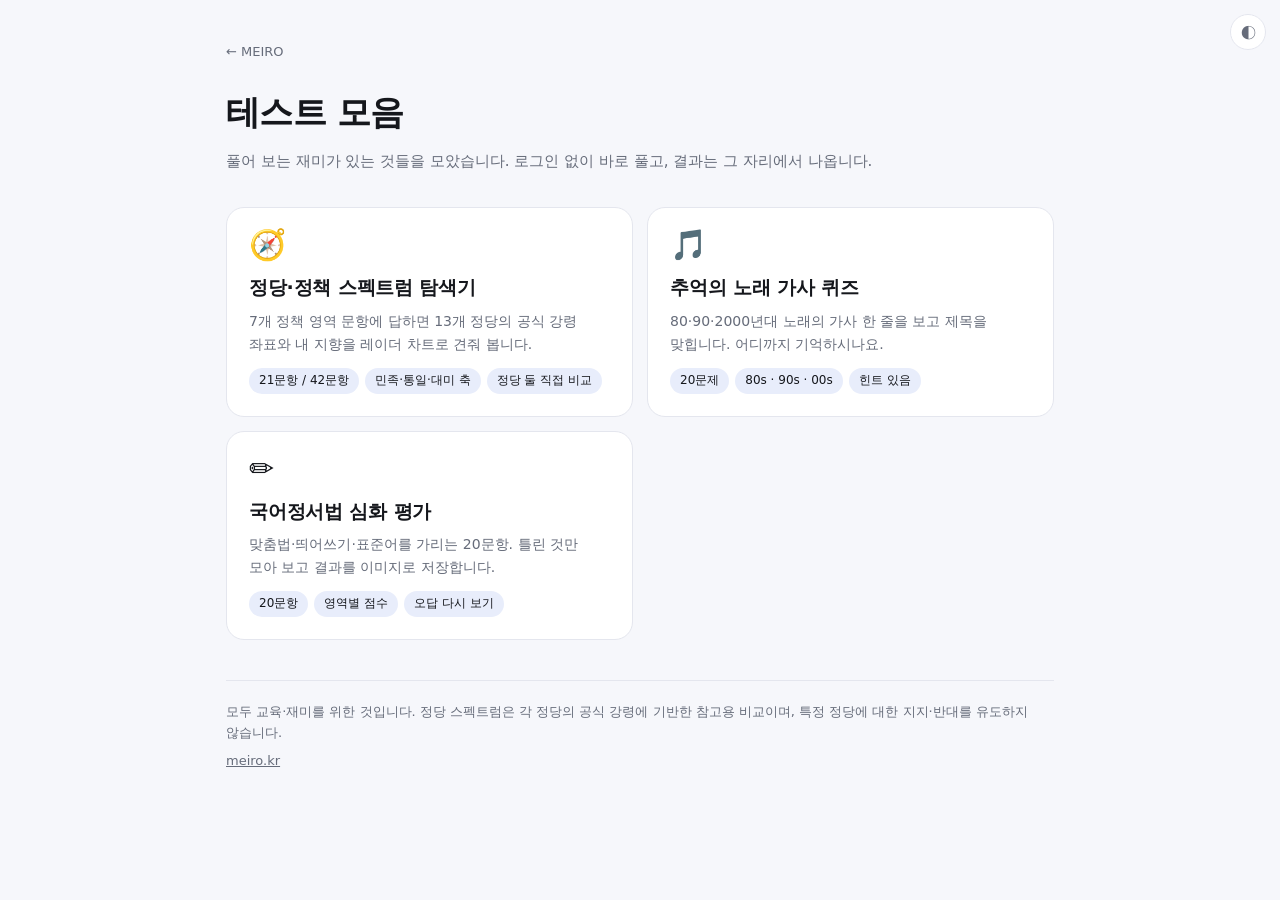
<file: compass/index.html>
<!doctype html>
<html lang="ko">
<head>
<meta charset="utf-8">
<meta name="viewport" content="width=device-width, initial-scale=1">
<title>테스트 모음</title>
<meta name="description" content="풀어 보는 재미가 있는 테스트들. 정당 스펙트럼, 노래 가사 퀴즈, 국어정서법.">
<link rel="apple-touch-icon" sizes="180x180" href="/apple-touch-icon.png?v=2">
<link rel="icon" href="/favicon.ico?v=2" sizes="48x48">
<link rel="icon" href="/favicon.svg?v=2" type="image/svg+xml">
<style>
:root{
  --bg:#f6f7fb; --card:#fff; --ink:#15171c; --muted:#666c7a; --line:#e4e6ee;
  --accent:#0031b0; --accent-soft:#e8edfb;
  --radius:18px;
  --font:"Pretendard Variable",Pretendard,-apple-system,BlinkMacSystemFont,"Apple SD Gothic Neo","Malgun Gothic",system-ui,sans-serif;
  color-scheme:light;
}
@media (prefers-color-scheme:dark){
  :root:not([data-theme="light"]){
    --bg:#15161a; --card:#1e2026; --ink:#ecedf1; --muted:#9aa0ae; --line:#2c2f38;
    --accent:#7aa2ff; --accent-soft:#232838;
    color-scheme:dark;
  }
}
:root[data-theme="dark"]{
  --bg:#15161a; --card:#1e2026; --ink:#ecedf1; --muted:#9aa0ae; --line:#2c2f38;
  --accent:#7aa2ff; --accent-soft:#232838;
  color-scheme:dark;
}
*{box-sizing:border-box}
body{margin:0;background:var(--bg);color:var(--ink);font-family:var(--font);
  line-height:1.65;word-break:keep-all;-webkit-text-size-adjust:100%}
a{color:inherit}
.wrap{max-width:860px;margin:0 auto;padding:0 16px 72px}

header{padding:38px 0 26px}
.home{display:inline-block;font-size:13px;color:var(--muted);text-decoration:none;margin-bottom:22px}
.home:hover{color:var(--ink)}
h1{margin:0 0 8px;font-size:clamp(26px,5vw,34px);letter-spacing:-.02em}
.sub{margin:0;color:var(--muted);font-size:15px}

.grid{display:grid;gap:14px;margin-top:8px}
@media (min-width:660px){.grid{grid-template-columns:1fr 1fr}}

.test{display:block;background:var(--card);border:1px solid var(--line);border-radius:var(--radius);
  padding:22px;text-decoration:none;transition:border-color .15s,transform .15s}
.test:hover{border-color:var(--accent);transform:translateY(-2px)}
.test .emoji{font-size:30px;line-height:1;display:block;margin-bottom:12px}
.test h2{margin:0 0 6px;font-size:19px;letter-spacing:-.01em}
.test p{margin:0 0 12px;color:var(--muted);font-size:14px}
.chips{display:flex;flex-wrap:wrap;gap:6px}
.chips span{font-size:12px;color:var(--muted);background:var(--accent-soft);
  border-radius:999px;padding:3px 10px;white-space:nowrap}
:root:not([data-theme="light"]) .chips span{color:var(--ink)}
@media (prefers-color-scheme:dark){:root:not([data-theme="light"]) .chips span{color:var(--ink)}}

footer{margin-top:40px;padding-top:20px;border-top:1px solid var(--line);
  color:var(--muted);font-size:13px}
footer p{margin:0 0 6px}

.theme{position:fixed;right:14px;top:14px;width:36px;height:36px;border-radius:50%;
  border:1px solid var(--line);background:var(--card);color:var(--muted);cursor:pointer;
  font-size:15px;line-height:1;display:grid;place-items:center}
.theme:hover{color:var(--ink);border-color:var(--accent)}
</style>
</head>
<body>
<button class="theme" id="theme" type="button" aria-label="밝기 바꾸기">◐</button>

<div class="wrap">
  <header>
    <a class="home" href="/">← MEIRO</a>
    <h1>테스트 모음</h1>
    <p class="sub">풀어 보는 재미가 있는 것들을 모았습니다. 로그인 없이 바로 풀고, 결과는 그 자리에서 나옵니다.</p>
  </header>

  <main class="grid">
    <a class="test" href="spectrum/">
      <span class="emoji" aria-hidden="true">🧭</span>
      <h2>정당·정책 스펙트럼 탐색기</h2>
      <p>7개 정책 영역 문항에 답하면 13개 정당의 공식 강령 좌표와 내 지향을 레이더 차트로 견줘 봅니다.</p>
      <div class="chips"><span>21문항 / 42문항</span><span>민족·통일·대미 축</span><span>정당 둘 직접 비교</span></div>
    </a>

    <a class="test" href="lyrics/">
      <span class="emoji" aria-hidden="true">🎵</span>
      <h2>추억의 노래 가사 퀴즈</h2>
      <p>80·90·2000년대 노래의 가사 한 줄을 보고 제목을 맞힙니다. 어디까지 기억하시나요.</p>
      <div class="chips"><span>20문제</span><span>80s · 90s · 00s</span><span>힌트 있음</span></div>
    </a>

    <a class="test" href="spelling/">
      <span class="emoji" aria-hidden="true">✏️</span>
      <h2>국어정서법 심화 평가</h2>
      <p>맞춤법·띄어쓰기·표준어를 가리는 20문항. 틀린 것만 모아 보고 결과를 이미지로 저장합니다.</p>
      <div class="chips"><span>20문항</span><span>영역별 점수</span><span>오답 다시 보기</span></div>
    </a>
  </main>

  <footer>
    <p>모두 교육·재미를 위한 것입니다. 정당 스펙트럼은 각 정당의 공식 강령에 기반한 참고용 비교이며,
    특정 정당에 대한 지지·반대를 유도하지 않습니다.</p>
    <p><a href="/">meiro.kr</a></p>
  </footer>
</div>

<script>
// 밝기는 메인 홈페이지와 같은 칸을 쓴다
(function () {
  var root = document.documentElement;
  try { var v = localStorage.getItem("meiro-theme"); if (v) root.dataset.theme = v; } catch (e) {}
  document.getElementById("theme").addEventListener("click", function () {
    var dark = root.dataset.theme
      ? root.dataset.theme === "dark"
      : matchMedia("(prefers-color-scheme: dark)").matches;
    root.dataset.theme = dark ? "light" : "dark";
    try { localStorage.setItem("meiro-theme", root.dataset.theme); } catch (e) {}
  });
})();
</script>
</body>
</html>
</file>
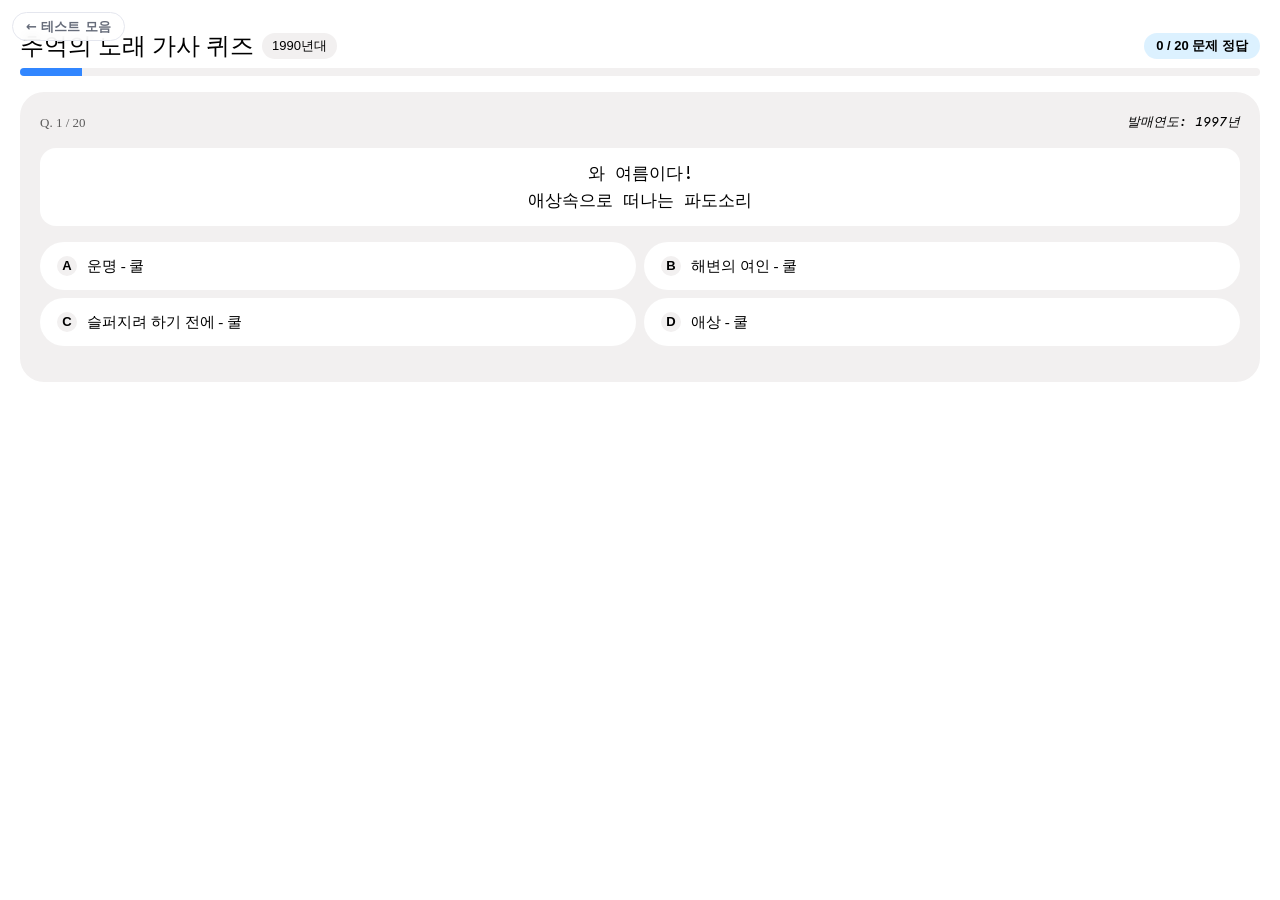
<file: compass/lyrics/index.html>
<!DOCTYPE html>
<html lang="ko">
<head>
<script id="artifact-state-bridge">
(function() {
'use strict';
if (window.pageVault) {
  return;
}
// Single-reporter guard: the generic form-snapshot script checks this flag and
// stays inert.
window.__GEMINI_STATE_PRESERVER_INSTALLED__ = true;

const MAX_BYTES = 64 * 1024;
const POST_INTERVAL_MS = 100;
const ECHO_MEMORY = 8;

let map = {};
let hostSeed = {};
let isReady = false;
let resolveReady = null;
const readyPromise = new Promise(function(r) {
  resolveReady = r;
});
let queued = [];
const pending = {};
const restoreCallbacks = [];
const recentReports = [];
let postTimer = null;
let postDue = false;
// Write gate. Becomes true on the first trusted user input in this frame.
// Until then nothing is posted to the host.
let userActivated = false;

function hasOwn(o, k) {
  return Object.prototype.hasOwnProperty.call(o, k);
}
function isPlainObject(v) {
  return v !== null && typeof v === 'object' && !Array.isArray(v);
}
function clone(v) {
  return v === undefined ? undefined : JSON.parse(JSON.stringify(v));
}
function makeError(code, msg) {
  const e = new Error('pageVault: ' + msg);
  e.code = code;
  return e;
}
function byteLength(s) {
  if (typeof TextEncoder === 'function') {
    return new TextEncoder().encode(s).length;
  }
  return s.length;
}
function deepEqual(a, b) {
  if (a === b) {
    return true;
  }
  if (a === null || b === null || typeof a !== 'object' ||
      typeof b !== 'object') {
    return false;
  }
  const aArr = Array.isArray(a), bArr = Array.isArray(b);
  if (aArr !== bArr) {
    return false;
  }
  if (aArr) {
    if (a.length !== b.length) {
      return false;
    }
    for (let i = 0; i < a.length; i++) {
      if (!deepEqual(a[i], b[i])) {
        return false;
      }
    }
    return true;
  }
  const ka = Object.keys(a), kb = Object.keys(b);
  if (ka.length !== kb.length) {
    return false;
  }
  for (let j = 0; j < ka.length; j++) {
    if (!hasOwn(b, ka[j]) || !deepEqual(a[ka[j]], b[ka[j]])) {
      return false;
    }
  }
  return true;
}

function toSeedMap(raw) {
  if (raw === undefined || raw === null) {
    return null;
  }
  if (typeof raw === 'string') {
    if (raw.trim() === '') {
      return {};
    }
    try {
      raw = JSON.parse(raw);
    } catch (e) {
      return {};
    }
  }
  if (!isPlainObject(raw)) {
    return {};
  }
  try {
    return JSON.parse(JSON.stringify(raw));
  } catch (e) {
    return {};
  }
}
function unwrapSnapshotEnvelope(seed) {
  if (seed && seed.version === 1 && isPlainObject(seed.forms) &&
      isPlainObject(seed.scroll) && hasOwn(seed, 'custom')) {
    return isPlainObject(seed.custom) ? seed.custom : {};
  }
  return seed;
}
function takeSeed(raw) {
  const seed = toSeedMap(raw);
  if (seed === null) {
    return;
  }
  applySeed(
      unwrapSnapshotEnvelope(seed), typeof raw === 'string' ? raw : undefined);
}
function clearConfirmedPending(seed) {
  const keys = Object.keys(pending);
  for (let i = 0; i < keys.length; i++) {
    const k = keys[i];
    if (pending[k].removed) {
      if (!hasOwn(seed, k)) {
        delete pending[k];
      }
    } else if (hasOwn(seed, k) && deepEqual(pending[k].value, seed[k])) {
      delete pending[k];
    }
  }
}
function applySeed(seed, rawString) {
  if (!isReady) {
    map = seed;
    hostSeed = clone(seed);
    isReady = true;
    drainQueue(Object.keys(seed));
    resolveReady();
    return;
  }
  if (rawString !== undefined && recentReports.indexOf(rawString) !== -1) {
    hostSeed = clone(seed);
    clearConfirmedPending(seed);
    return;
  }
  if (deepEqual(seed, hostSeed)) {
    clearConfirmedPending(seed);
    if (userActivated && Object.keys(pending).length > 0) {
      schedulePost();
    }
    return;
  }
  const next = {}, changed = [];
  let k, i;
  const seedKeys = Object.keys(seed);
  for (i = 0; i < seedKeys.length; i++) {
    k = seedKeys[i];
    if (hasOwn(pending, k)) {
      if (pending[k].removed) {
        continue;
      }
      next[k] = map[k];
      if (deepEqual(pending[k].value, seed[k])) {
        delete pending[k];
      }
    } else if (hasOwn(hostSeed, k) && deepEqual(hostSeed[k], seed[k])) {
      next[k] = hasOwn(map, k) ? map[k] : seed[k];
    } else {
      next[k] = seed[k];
      if (!hasOwn(map, k) || !deepEqual(map[k], seed[k])) {
        changed.push(k);
      }
    }
  }
  const mapKeys = Object.keys(map);
  for (i = 0; i < mapKeys.length; i++) {
    k = mapKeys[i];
    if (hasOwn(next, k) || hasOwn(seed, k)) {
      continue;
    }
    if ((hasOwn(pending, k) && !pending[k].removed) || !hasOwn(hostSeed, k)) {
      next[k] = map[k];
    } else {
      changed.push(k);
    }
  }
  const pk = Object.keys(pending);
  for (i = 0; i < pk.length; i++) {
    if (pending[pk[i]].removed && !hasOwn(seed, pk[i])) {
      delete pending[pk[i]];
    }
  }
  hostSeed = clone(seed);
  if (userActivated && Object.keys(pending).length > 0) {
    schedulePost();
  }
  if (changed.length === 0) {
    return;
  }
  map = next;
  changed.sort();
  const cbs = restoreCallbacks.slice();
  for (i = 0; i < cbs.length; i++) {
    try {
      cbs[i](changed.slice());
    } catch (e) {
      console.warn('pageVault: onRestore callback failed', e);
    }
  }
}

function normalizeValue(value) {
  let text;
  try {
    text = JSON.stringify(value);
  } catch (e) {
    text = undefined;
  }
  if (typeof text !== 'string') {
    return {
      ok: false,
      error: makeError('NOT_SERIALIZABLE', 'value is not JSON-serializable')
    };
  }
  return {ok: true, value: JSON.parse(text)};
}
function applySave(key, value) {
  if (hasOwn(map, key) && deepEqual(map[key], value)) {
    if (userActivated &&
        (!hasOwn(hostSeed, key) || !deepEqual(hostSeed[key], value)) &&
        !(hasOwn(pending, key) && !pending[key].removed &&
          deepEqual(pending[key].value, value))) {
      trackEdit(key, {value: clone(value)});
    }
    return clone(value);
  }
  const next = Object.assign({}, map);
  next[key] = value;
  if (byteLength(JSON.stringify(next)) > MAX_BYTES) {
    throw makeError('TOO_LARGE', 'saved data would exceed 64 KB');
  }
  map = next;
  trackEdit(key, {value: clone(value)});
  return clone(value);
}
function applyRemove(key) {
  if (!hasOwn(map, key)) {
    if (userActivated && hasOwn(hostSeed, key) &&
        !(hasOwn(pending, key) && pending[key].removed)) {
      trackEdit(key, {removed: true});
    }
    return false;
  }
  const next = Object.assign({}, map);
  delete next[key];
  map = next;
  trackEdit(key, {removed: true});
  return true;
}
// Marks a local edit as pending and schedules a post. Before the first
// trusted user input an edit only changes `map`: it is not pending, so a seed
// that arrives later replaces it and onRestore reports the key.
function trackEdit(key, entry) {
  if (!userActivated) {
    return;
  }
  pending[key] = entry;
  schedulePost();
}
function drainQueue(seededKeys) {
  const ops = queued;
  queued = [];
  for (let i = 0; i < ops.length; i++) {
    const op = ops[i];
    try {
      if (op.op === 'save') {
        if (seededKeys.indexOf(op.key) !== -1) {
          op.resolve(clone(map[op.key]));
        } else {
          op.resolve(applySave(op.key, op.value));
        }
      } else {
        if (seededKeys.indexOf(op.key) !== -1) {
          op.resolve(false);
        } else {
          op.resolve(applyRemove(op.key));
        }
      }
    } catch (e) {
      op.reject(e);
    }
  }
}

function schedulePost() {
  if (!isReady) {
    return;
  }
  postDue = true;
  if (postTimer !== null) {
    return;
  }
  postTimer = setTimeout(flush, POST_INTERVAL_MS);
}
function flush() {
  if (postTimer !== null) {
    clearTimeout(postTimer);
    postTimer = null;
  }
  if (!postDue || !isReady || !userActivated) {
    return;
  }
  postDue = false;
  let payload;
  try {
    payload = JSON.stringify(map);
  } catch (e) {
    return;
  }
  recentReports.push(payload);
  if (recentReports.length > ECHO_MEMORY) {
    recentReports.shift();
  }
  try {
    window.parent.postMessage(
        {
          'type': 'WIDGET_STATE_UPDATE',
          'widgetType': 'artifact',
          'payload': payload
        },
        '*');
  } catch (e) { /* host unreachable: keep the in-memory session */
  }
}
window.addEventListener('pagehide', flush);
window.addEventListener('blur', flush);
if (typeof document !== 'undefined' && document.addEventListener) {
  document.addEventListener('visibilitychange', function() {
    if (document.visibilityState === 'hidden') {
      flush();
    }
  });
}

// The write gate opens on the first trusted pointer, touch, key, wheel,
// clipboard, form input or drop event in this frame, so startup code,
// onRestore callbacks and in-memory migrations cannot post on their own.
// Capture-phase listeners on `window` run before the page's handlers, so a
// save made while handling that same input is posted. Opening the gate posts
// nothing by itself: the next save posts the whole map, including earlier
// in-memory edits.
const USER_INPUT_EVENTS = [
  'pointerdown', 'mousedown', 'touchstart', 'keydown', 'input', 'change',
  'click', 'paste', 'cut', 'drop', 'wheel'
];
function onUserInput(event) {
  if (!event.isTrusted) {
    return;
  }
  userActivated = true;
  for (let i = 0; i < USER_INPUT_EVENTS.length; i++) {
    window.removeEventListener(USER_INPUT_EVENTS[i], onUserInput, true);
  }
}
for (let i = 0; i < USER_INPUT_EVENTS.length; i++) {
  window.addEventListener(
      USER_INPUT_EVENTS[i], onUserInput, {capture: true, passive: true});
}

window.addEventListener('message', function(event) {
  if (event.source !== window.parent) {
    return;
  }
  const d = event.data;
  if (!d || typeof d !== 'object') {
    return;
  }
  if (d.type === 'SUPPLEMENTAL_DATA_UPDATE') {
    takeSeed(d.data);
  } else if (d.type === 'RESTORE_STATE') {
    takeSeed(d.state);
  }
});
window.__onRestoreState = function(state) {
  takeSeed(state);
};
window.__getWidgetState = function() {
  return clone(map);
};

const api = {
  ready: readyPromise,
  load: function(key) {
    return readyPromise.then(function() {
      return (typeof key === 'string' && hasOwn(map, key)) ? clone(map[key]) :
                                                             undefined;
    });
  },
  save: function(key, value) {
    if (typeof key !== 'string' || key === '') {
      return Promise.reject(
          makeError('INVALID_KEY', 'key must be a non-empty string'));
    }
    const n = normalizeValue(value);
    if (!n.ok) {
      return Promise.reject(n.error);
    }
    if (!isReady) {
      return new Promise(function(resolve, reject) {
        queued.push({
          op: 'save',
          key: key,
          value: n.value,
          resolve: resolve,
          reject: reject
        });
      });
    }
    try {
      return Promise.resolve(applySave(key, n.value));
    } catch (e) {
      return Promise.reject(e);
    }
  },
  remove: function(key) {
    if (typeof key !== 'string') {
      return Promise.resolve(false);
    }
    if (!isReady) {
      return new Promise(function(resolve, reject) {
        queued.push({op: 'remove', key: key, resolve: resolve, reject: reject});
      });
    }
    return Promise.resolve(applyRemove(key));
  },
  keys: function() {
    return readyPromise.then(function() {
      return Object.keys(map);
    });
  },
  onRestore: function(cb) {
    if (typeof cb !== 'function') {
      return function() {};
    }
    restoreCallbacks.push(cb);
    return function() {
      const i = restoreCallbacks.indexOf(cb);
      if (i !== -1) {
        restoreCallbacks.splice(i, 1);
      }
    };
  }
};
Object.freeze(api);
window.pageVault = api;

// `ready` resolves right away, so the page never waits on the host. A host
// that embeds the saved data before this script runs hands it over through
// `window.__artifact_seed`. Without an embedded seed the page starts from an
// empty session. Saved data that the host delivers later (through
// SUPPLEMENTAL_DATA_UPDATE or RESTORE_STATE) still arrives: applySeed merges
// it, keeps the keys the page has written since the first user input, and
// reports the changed keys through onRestore.
const embeddedSeed = window.__artifact_seed;
if (embeddedSeed !== undefined && embeddedSeed !== null) {
  takeSeed(embeddedSeed);
} else {
  takeSeed({});
}
})();

</script>
<script id="lumi-chart-guard">
(function() {
  if (window.__lumiChartGuard) return;
  window.__lumiChartGuard = true;
  var fixData = function(data, opts) {
    if (!data || !Array.isArray(data.datasets)) return;
    var topP = opts && opts.parsing;
    if (topP && typeof topP === 'object' && (topP.xAxisKey || topP.yAxisKey)) return;
    var labels = Array.isArray(data.labels) ? data.labels : null;
    data.datasets.forEach(function(ds) {
      if (!ds || !Array.isArray(ds.data) || !ds.data.length) return;
      var dp = ds.parsing;
      if (dp && typeof dp === 'object' && (dp.xAxisKey || dp.yAxisKey)) return;
      var hasXY = false, hasNull = false;
      for (var i = 0; i < ds.data.length; i++) {
        var pt = ds.data[i];
        if (pt == null) hasNull = true;
        else if (typeof pt === 'object' && !Array.isArray(pt) &&
                 ('x' in pt || 'y' in pt)) hasXY = true;
      }
      if (!hasXY || !hasNull) return;
      var repl = function(pt, i) {
        if (pt != null) return pt;
        var lv = labels && i < labels.length ? labels[i] : NaN;
        var xv = (typeof lv === 'number' || typeof lv === 'string') ? lv : NaN;
        return {x: xv, y: null};
      };
      if (Object.isFrozen && Object.isFrozen(ds.data)) {
        ds.data = ds.data.map(repl);
      } else {
        for (var j = 0; j < ds.data.length; j++) {
          if (ds.data[j] == null) ds.data[j] = repl(null, j);
        }
      }
    });
  };
  var wrap = function(C) {
    if (!C) return C;
    if (C.__lumiGuardProxy) return C.__lumiGuardProxy;
    if (C.__lumiIsGuardProxy) return C;
    if (!C.__lumiDataGuard && C.prototype && typeof C.prototype.update === 'function') {
      var ou = C.prototype.update;
      C.prototype.update = function() {
        try { fixData(this && this.data, this && this.options); } catch (e) {}
        return ou.apply(this, arguments);
      };
      C.__lumiDataGuard = true;
    }
    if (typeof Proxy === 'function' && typeof C === 'function') {
      try {
        var px = new Proxy(C, {
          construct: function(T, args, NT) {
            try {
              var cfg = args && args[1];
              if (cfg && typeof cfg === 'object') fixData(cfg.data, cfg.options);
            } catch (e) {}
            return Reflect.construct(T, args, NT);
          }
        });
        Object.defineProperty(C, '__lumiGuardProxy', {value: px});
        Object.defineProperty(px, '__lumiIsGuardProxy', {value: true});
        return px;
      } catch (e) {}
    }
    return C;
  };
  window.__lumiWrapChart = wrap;
  try {
    var cur = wrap(window.Chart);
    Object.defineProperty(window, 'Chart', {
      configurable: true, enumerable: true,
      get: function() { return cur; },
      set: function(v) { cur = wrap(v); }
    });
  } catch (e) {}
})();
</script>

<style id="lumi-runtime">
/* luminous.css */
/*
 * Luminous runtime stylesheet — injected once into every generated widget's
 * <head> by the C++ widget agent (id="lumi-runtime"). Single Source of Truth
 * for ALL design tokens and pre-baked .lumi-* component classes. The SI prompts
 * (design.md / html_generation.jinja2 / chart.jinja2) must NOT re-declare these
 * tokens or component CSS; they only reference them.
 *
 * Sections:
 *   1. Web fonts (Google Sans Flex + Google Sans Code)
 *   2. Light token :root (from previewer tokens.css, verbatim)
 *   3. Dark token overrides — REMAPPED to :root so canvas/D3 readers of
 *      getComputedStyle(document.documentElement) resolve dark values (D3).
 *   4. Short diagram/chart aliases (bridge legacy --surface / --chart-N names).
 *   5. In-scope pre-baked .lumi-* component classes.
 */

/* ============================================================
 * 1. WEB FONTS & ICONOGRAPHY
 *    Loads Google Sans Flex, Google Sans Code, and Material Symbols Outlined.
 *    Enforces the dual-class iconography rendering protocol.
 * ============================================================ */
@import url('https://fonts.googleapis.com/css2?family=Google+Sans+Flex:ital,wght@0,300..700;1,300..700&family=Google+Sans+Code:ital,wght,MONO@0,300..700,0..1;1,300..700,0..1&family=Material+Symbols+Outlined:opsz,wght,FILL,GRAD@20..48,100..700,0..1,-50..200&display=swap');

/* Dual-Class Iconography */
.lumi-icon {
  font-family: 'Luminous Symbols', 'Material Symbols Outlined';
  font-weight: normal;
  font-style: normal;
  font-size: 20px;
  line-height: 1;
  letter-spacing: normal;
  text-transform: none;
  display: inline-block;
  white-space: nowrap;
  word-wrap: normal;
  direction: ltr;
  font-feature-settings: 'liga';
  -webkit-font-smoothing: antialiased;
  vertical-align: middle;
}

.material-icon {
  font-family: inherit;
  font-weight: normal;
  font-style: normal;
  font-size: 20px;
  line-height: 1;
  letter-spacing: normal;
  text-transform: none;
  display: inline-block;
  white-space: nowrap;
  word-wrap: normal;
  direction: ltr;
  -webkit-font-smoothing: antialiased;
  vertical-align: middle;
}

/* ============================================================
 * 2. LIGHT TOKENS (:root)
 * ============================================================ */
:root {
  color-scheme: light;
  --body-bg: transparent;
  --ff-sans: 'Google Sans Flex', 'Google Sans Text', 'Google Sans', sans-serif;
  --ff-mono: 'Google Sans Code', 'Google Sans Mono', monospace;

  --lumi-sys-spacing--xxs: 2px;
  --lumi-sys-spacing--xs: 4px;
  --lumi-sys-spacing--s: 8px;
  --lumi-sys-spacing--m: 12px;
  --lumi-sys-spacing--l: 16px;
  --lumi-sys-spacing--xl: 20px;
  --lumi-sys-spacing--xxl: 24px;
  --lumi-sys-spacing--3xl: 28px;
  --lumi-sys-spacing--4xl: 36px;

  --lumi-sys-shape--none: 0px;
  --lumi-sys-shape--extra-small: 4px;
  --lumi-sys-shape--small: 8px;
  --lumi-sys-shape--medium: 12px;
  --lumi-sys-shape--large: 16px;
  --lumi-sys-shape--large-increased: 20px;
  --lumi-sys-shape--large-max: 24px;
  --lumi-sys-shape--xl: 28px;
  --lumi-sys-shape--xl-increased: 32px;
  --lumi-sys-shape--xl-max: 40px;
  --lumi-sys-shape--xxl: 48px;
  --lumi-sys-shape--xxl-increased: 56px;
  --lumi-sys-shape--full: 999px;

  --lumi-sys-elevation--level1: 0 0 20px 0 rgba(0, 0, 0, 0.04);
  --lumi-sys-elevation--level2: 0 0 20px 0 rgba(0, 0, 0, 0.11);

  --lumi-sys-color--surface: #fdfcfc;
  --lumi-sys-color--surface-dim: #f2f0f0;
  --lumi-sys-color--surface-bright: #ffffff;
  --lumi-sys-color--surface-background: #fdfcfc;
  --lumi-sys-color--surface-accent: #9dd2ff;
  --lumi-sys-color--surface-container: #f2f0f0;
  --lumi-sys-color--surface-container-high: #e6e6e6;
  --lumi-sys-color--surface-translucent: rgba(255, 255, 255, 0.88);
  --lumi-sys-color--on-surface: #000000;
  --lumi-sys-color--on-surface-default: #000000;
  --lumi-sys-color--on-surface-variant: rgba(0, 0, 0, 0.62);
  --lumi-sys-color--on-surface-de-emphasis: rgba(0, 0, 0, 0.62);
  --lumi-sys-color--on-surface-low: rgba(0, 0, 0, 0.08);
  --lumi-sys-color--positive: #008052;
  --lumi-sys-color--positive-container: #daf9d4;
  --lumi-sys-color--on-positive-container: #009954;
  --lumi-sys-color--error: #de2d29;
  --lumi-sys-color--error-container: #ffdeec;
  --lumi-sys-color--on-error-container: #de2d29;
  --lumi-sys-color--accent: #9dd2ff;
  --lumi-sys-color--accent-container: #dcf1ff;
  --lumi-sys-color--accent-fixed: #3186ff;
  --lumi-sys-color--primary: #3186ff;
  --lumi-sys-color--on-primary: #ffffff;
  --lumi-sys-color--black: #000000;
  --lumi-sys-color--white: #ffffff;
  --lumi-sys-color--outline: #727676;
  --lumi-sys-color--stroke-default: #e3e3e3;

  /* --- Luminous Typography Tokens: Display (Carbon SSoT) --- */
  --lumi-sys-typography-type-scale--display-l-font-name: 'Google Sans Flex';
  --lumi-sys-typography-type-scale--display-l-font-size: 2.625rem;
  --lumi-sys-typography-type-scale--display-l-line-height: 3rem;
  --lumi-sys-typography-type-scale--display-l-font-tracking: 0rem;
  --lumi-sys-typography-type-scale--display-l-font-weight: 280;
  --lumi-sys-typography-type-scale--display-l-font-wght: 280;
  --lumi-sys-typography-type-scale--display-l-font-width: 100;
  --lumi-sys-typography-type-scale--display-l-font-rond: 100;
  --lumi-sys-typography-type-scale--display-l-opsz: 42;

  --lumi-sys-typography-type-scale--display-m-font-name: 'Google Sans Flex';
  --lumi-sys-typography-type-scale--display-m-font-size: 2.25rem;
  --lumi-sys-typography-type-scale--display-m-line-height: 2.75rem;
  --lumi-sys-typography-type-scale--display-m-font-tracking: 0rem;
  --lumi-sys-typography-type-scale--display-m-font-weight: 320;
  --lumi-sys-typography-type-scale--display-m-font-wght: 320;
  --lumi-sys-typography-type-scale--display-m-font-width: 100;
  --lumi-sys-typography-type-scale--display-m-font-rond: 100;
  --lumi-sys-typography-type-scale--display-m-opsz: 36;

  --lumi-sys-typography-type-scale--display-s-font-name: 'Google Sans Flex';
  --lumi-sys-typography-type-scale--display-s-font-size: 2rem;
  --lumi-sys-typography-type-scale--display-s-line-height: 2.375rem;
  --lumi-sys-typography-type-scale--display-s-font-tracking: 0rem;
  --lumi-sys-typography-type-scale--display-s-font-weight: 360;
  --lumi-sys-typography-type-scale--display-s-font-wght: 360;
  --lumi-sys-typography-type-scale--display-s-font-width: 100;
  --lumi-sys-typography-type-scale--display-s-font-rond: 100;
  --lumi-sys-typography-type-scale--display-s-opsz: 32;

  /* --- Luminous Typography Tokens: Headline (Carbon SSoT) --- */
  --lumi-sys-typography-type-scale--headline-l-font-name: 'Google Sans Flex';
  --lumi-sys-typography-type-scale--headline-l-font-size: 1.75rem;
  --lumi-sys-typography-type-scale--headline-l-line-height: 2.25rem;
  --lumi-sys-typography-type-scale--headline-l-font-tracking: 0rem;
  --lumi-sys-typography-type-scale--headline-l-font-weight: 350;
  --lumi-sys-typography-type-scale--headline-l-font-wght: 350;
  --lumi-sys-typography-type-scale--headline-l-font-width: 100;
  --lumi-sys-typography-type-scale--headline-l-font-rond: 20;
  --lumi-sys-typography-type-scale--headline-l-opsz: 28;

  --lumi-sys-typography-type-scale--headline-m-font-name: 'Google Sans Flex';
  --lumi-sys-typography-type-scale--headline-m-font-size: 1.5rem;
  --lumi-sys-typography-type-scale--headline-m-line-height: 1.75rem;
  --lumi-sys-typography-type-scale--headline-m-font-tracking: 0rem;
  --lumi-sys-typography-type-scale--headline-m-font-weight: 380;
  --lumi-sys-typography-type-scale--headline-m-font-wght: 380;
  --lumi-sys-typography-type-scale--headline-m-font-width: 100;
  --lumi-sys-typography-type-scale--headline-m-font-rond: 20;
  --lumi-sys-typography-type-scale--headline-m-opsz: 24;

  --lumi-sys-typography-type-scale--headline-s-font-name: 'Google Sans Flex';
  --lumi-sys-typography-type-scale--headline-s-font-size: 1.25rem;
  --lumi-sys-typography-type-scale--headline-s-line-height: 1.5rem;
  --lumi-sys-typography-type-scale--headline-s-font-tracking: 0rem;
  --lumi-sys-typography-type-scale--headline-s-font-weight: 470;
  --lumi-sys-typography-type-scale--headline-s-font-wght: 470;
  --lumi-sys-typography-type-scale--headline-s-font-width: 94;
  --lumi-sys-typography-type-scale--headline-s-font-rond: 20;
  --lumi-sys-typography-type-scale--headline-s-opsz: 20;

  /* --- Luminous Typography Tokens: Body (Carbon SSoT) --- */
  --lumi-sys-typography-type-scale--body-l-font-name: 'Google Sans Flex';
  --lumi-sys-typography-type-scale--body-l-font-size: 1.0625rem;
  --lumi-sys-typography-type-scale--body-l-line-height: 1.5rem;
  --lumi-sys-typography-type-scale--body-l-font-tracking: 0rem;
  --lumi-sys-typography-type-scale--body-l-font-weight: 400;
  --lumi-sys-typography-type-scale--body-l-font-wght: 400;
  --lumi-sys-typography-type-scale--body-l-font-width: 92;
  --lumi-sys-typography-type-scale--body-l-font-rond: 0;
  --lumi-sys-typography-type-scale--body-l-opsz: 17;

  --lumi-sys-typography-type-scale--body-m-font-name: 'Google Sans Flex';
  --lumi-sys-typography-type-scale--body-m-font-size: 0.9375rem;
  --lumi-sys-typography-type-scale--body-m-line-height: 1.25rem;
  --lumi-sys-typography-type-scale--body-m-font-tracking: 0rem;
  --lumi-sys-typography-type-scale--body-m-font-weight: 400;
  --lumi-sys-typography-type-scale--body-m-font-wght: 400;
  --lumi-sys-typography-type-scale--body-m-font-width: 92;
  --lumi-sys-typography-type-scale--body-m-font-rond: 0;
  --lumi-sys-typography-type-scale--body-m-opsz: 15;

  --lumi-sys-typography-type-scale--body-s-font-name: 'Google Sans Flex';
  --lumi-sys-typography-type-scale--body-s-font-size: 0.8125rem;
  --lumi-sys-typography-type-scale--body-s-line-height: 1.0625rem;
  --lumi-sys-typography-type-scale--body-s-font-tracking: 0rem;
  --lumi-sys-typography-type-scale--body-s-font-weight: 400;
  --lumi-sys-typography-type-scale--body-s-font-wght: 400;
  --lumi-sys-typography-type-scale--body-s-font-width: 92;
  --lumi-sys-typography-type-scale--body-s-font-rond: 0;
  --lumi-sys-typography-type-scale--body-s-opsz: 13;

  /* --- Luminous Typography Tokens: Label (Carbon SSoT) --- */
  --lumi-sys-typography-type-scale--label-l-font-name: 'Google Sans Flex';
  --lumi-sys-typography-type-scale--label-l-font-size: 1.0625rem;
  --lumi-sys-typography-type-scale--label-l-line-height: 1.5rem;
  --lumi-sys-typography-type-scale--label-l-font-tracking: 0rem;
  --lumi-sys-typography-type-scale--label-l-font-weight: 370;
  --lumi-sys-typography-type-scale--label-l-font-wght: 370;
  --lumi-sys-typography-type-scale--label-l-font-width: 92;
  --lumi-sys-typography-type-scale--label-l-font-rond: 0;
  --lumi-sys-typography-type-scale--label-l-opsz: 17;

  --lumi-sys-typography-type-scale--label-m-font-name: 'Google Sans Flex';
  --lumi-sys-typography-type-scale--label-m-font-size: 0.9375rem;
  --lumi-sys-typography-type-scale--label-m-line-height: 1.25rem;
  --lumi-sys-typography-type-scale--label-m-font-tracking: 0rem;
  --lumi-sys-typography-type-scale--label-m-font-weight: 370;
  --lumi-sys-typography-type-scale--label-m-font-wght: 370;
  --lumi-sys-typography-type-scale--label-m-font-width: 92;
  --lumi-sys-typography-type-scale--label-m-font-rond: 0;
  --lumi-sys-typography-type-scale--label-m-opsz: 15;

  --lumi-sys-typography-type-scale--label-s-font-name: 'Google Sans Flex';
  --lumi-sys-typography-type-scale--label-s-font-size: 0.8125rem;
  --lumi-sys-typography-type-scale--label-s-line-height: 1.25rem;
  --lumi-sys-typography-type-scale--label-s-font-tracking: 0rem;
  --lumi-sys-typography-type-scale--label-s-font-weight: 370;
  --lumi-sys-typography-type-scale--label-s-font-wght: 370;
  --lumi-sys-typography-type-scale--label-s-font-width: 92;
  --lumi-sys-typography-type-scale--label-s-font-rond: 0;
  --lumi-sys-typography-type-scale--label-s-opsz: 13;

  --lumi-sys-opacity-state--hover: 0.08;
  --lumi-sys-opacity-state--focus: 0.08;
  --lumi-sys-opacity-state--pressed: 0.12;
  --lumi-sys-opacity-state--disabled: 0.12;
  --lumi-sys-opacity-state--disabled-label: 0.38;

  --lumi-sys-color--code-background: #000000;
  --lumi-sys-color--code-primary-text: #ffffff;
  --lumi-sys-color--code-blue-text: #4fa0ff;
  --lumi-sys-color--code-green-text: #60d673;
  --lumi-sys-color--code-grey-text: #808080;
  --lumi-sys-color--code-pink-text: #ff96da;
  --lumi-sys-color--code-purple-text: #969dff;
  --lumi-sys-color--code-red-text: #ff5a59;
  --lumi-sys-color--code-yellow-text: #ffdb0f;

  --lumi-sys-color--chart-series-1: #2575fc;
  --lumi-sys-color--chart-series-2: #5b6e9e;
  --lumi-sys-color--chart-series-3: #228a49;
  --lumi-sys-color--chart-series-4: #62991b;
  --lumi-sys-color--chart-series-5: #1e564d;
  --lumi-sys-color--chart-series-6: #526a45;
  --lumi-sys-color--chart-series-7: #2780c4;
  --lumi-sys-color--chart-series-8: #997112;
  --lumi-sys-color--chart-series-9: #705ec2;
  --lumi-sys-color--chart-series-10: #c84288;
}

:root[data-theme="light"] {
  color-scheme: light;
}

/* ============================================================
 * 3. DARK TOKENS  (REMAPPED to :root — Decision D3)
 *    Canvas / Chart.js / D3 read getComputedStyle(document.documentElement);
 *    the theme-sync listener sets data-theme="dark" on <html>, so dark values
 *    MUST live on :root (not scoped to body) to prevent black-chart regressions.
 * ============================================================ */
:root[data-theme="dark"],
:root:not([data-theme="light"]):has(> body.dark-mode),
body.dark-mode,
:root[data-theme="dark"] body {
  color-scheme: dark;
  --body-bg: transparent;
  --lumi-sys-elevation--level1: 0 0 20px 0 rgba(0, 0, 0, 0.28);
  --lumi-sys-elevation--level2: 0 0 20px 0 rgba(0, 0, 0, 0.40);

  --lumi-sys-color--surface: #0f0f0f;
  --lumi-sys-color--surface-dim: #141414;
  --lumi-sys-color--surface-bright: #1c1c1c;
  --lumi-sys-color--surface-background: #0f0f0f;
  --lumi-sys-color--surface-accent: #14204f;
  --lumi-sys-color--surface-container: #141414;
  --lumi-sys-color--surface-container-high: #1c1c1c;
  --lumi-sys-color--surface-translucent: rgba(24, 24, 27, 0.88);
  --lumi-sys-color--on-surface: #e0e0e0;
  --lumi-sys-color--on-surface-default: #e0e0e0;
  --lumi-sys-color--on-surface-variant: rgba(255, 255, 255, 0.55);
  --lumi-sys-color--on-surface-de-emphasis: rgba(255, 255, 255, 0.55);
  --lumi-sys-color--on-surface-low: rgba(255, 255, 255, 0.12);
  --lumi-sys-color--positive: #0ebc5f;
  --lumi-sys-color--positive-container: #002220;
  --lumi-sys-color--on-positive-container: #0ebc5f;
  --lumi-sys-color--error: #ff4c45;
  --lumi-sys-color--error-container: #3c0202;
  --lumi-sys-color--on-error-container: #ff4c45;
  --lumi-sys-color--accent: #1f3b9b;
  --lumi-sys-color--accent-container: #192967;
  --lumi-sys-color--accent-fixed: #3186ff;
  --lumi-sys-color--primary: #9dd2ff;
  --lumi-sys-color--on-primary: #192967;
  --lumi-sys-color--black: #000000;
  --lumi-sys-color--white: #ffffff;
  --lumi-sys-color--outline: #9a9b9c;
  --lumi-sys-color--stroke-default: #2d2f38;

  --lumi-sys-color--code-background: #141414;
  --lumi-sys-color--code-primary-text: #ffffff;
  --lumi-sys-color--code-blue-text: #4fa0ff;
  --lumi-sys-color--code-green-text: #60d673;
  --lumi-sys-color--code-grey-text: #808080;
  --lumi-sys-color--code-pink-text: #ff96da;
  --lumi-sys-color--code-purple-text: #969dff;
  --lumi-sys-color--code-red-text: #ff5a59;
  --lumi-sys-color--code-yellow-text: #ffdb0f;

  --lumi-sys-color--chart-series-1: #9dd2ff;
  --lumi-sys-color--chart-series-2: #96a7d6;
  --lumi-sys-color--chart-series-3: #50e389;
  --lumi-sys-color--chart-series-4: #c8f585;
  --lumi-sys-color--chart-series-5: #f5f2e6;
  --lumi-sys-color--chart-series-6: #dcd8c0;
  --lumi-sys-color--chart-series-7: #82c7ff;
  --lumi-sys-color--chart-series-8: #f5d77f;
  --lumi-sys-color--chart-series-9: #d9ceff;
  --lumi-sys-color--chart-series-10: #ffa6d7;
}

/* ============================================================
 * 3b. OS-LEVEL DARK FALLBACK  (prefers-color-scheme)
 *     A prior refactor introduced this stylesheet and moved the dark tokens onto
 *     :root[data-theme="dark"], but dropped the @media (prefers-color-scheme:
 *     dark) trigger that widgets previously carried in their own <style>.
 *     Inline widgets whose host sends no set-theme / data-theme message therefore
 *     stayed on the light --surface (#fdfcfc), rendering white in dark mode.
 *     Re-apply the dark values on OS dark; an explicit host data-theme="light"
 *     still opts back to light. Keep in sync with the :root[data-theme="dark"]
 *     block above.
 * ============================================================ */
@media (prefers-color-scheme: dark) {
  :root:not([data-theme="light"]) {
    color-scheme: dark;
    --body-bg: transparent;
    --lumi-sys-elevation--level1: 0 0 20px 0 rgba(0, 0, 0, 0.28);
    --lumi-sys-elevation--level2: 0 0 20px 0 rgba(0, 0, 0, 0.40);

    --lumi-sys-color--surface: #0f0f0f;
    --lumi-sys-color--surface-dim: #141414;
    --lumi-sys-color--surface-bright: #1c1c1c;
    --lumi-sys-color--surface-background: #0f0f0f;
    --lumi-sys-color--surface-accent: #14204f;
    --lumi-sys-color--surface-container: #141414;
    --lumi-sys-color--surface-container-high: #1c1c1c;
    --lumi-sys-color--surface-translucent: rgba(24, 24, 27, 0.88);
    --lumi-sys-color--on-surface: #e0e0e0;
    --lumi-sys-color--on-surface-default: #e0e0e0;
    --lumi-sys-color--on-surface-variant: rgba(255, 255, 255, 0.55);
    --lumi-sys-color--on-surface-de-emphasis: rgba(255, 255, 255, 0.55);
    --lumi-sys-color--on-surface-low: rgba(255, 255, 255, 0.12);
    --lumi-sys-color--positive: #0ebc5f;
    --lumi-sys-color--positive-container: #002220;
    --lumi-sys-color--on-positive-container: #0ebc5f;
    --lumi-sys-color--error: #ff4c45;
    --lumi-sys-color--error-container: #3c0202;
    --lumi-sys-color--on-error-container: #ff4c45;
    --lumi-sys-color--accent: #1f3b9b;
    --lumi-sys-color--accent-container: #192967;
    --lumi-sys-color--accent-fixed: #3186ff;
    --lumi-sys-color--primary: #9dd2ff;
    --lumi-sys-color--on-primary: #192967;
    --lumi-sys-color--black: #000000;
    --lumi-sys-color--white: #ffffff;
    --lumi-sys-color--outline: #9a9b9c;
    --lumi-sys-color--stroke-default: #2d2f38;

    --lumi-sys-color--code-background: #141414;
    --lumi-sys-color--code-primary-text: #ffffff;
    --lumi-sys-color--code-blue-text: #4fa0ff;
    --lumi-sys-color--code-green-text: #60d673;
    --lumi-sys-color--code-grey-text: #808080;
    --lumi-sys-color--code-pink-text: #ff96da;
    --lumi-sys-color--code-purple-text: #969dff;
    --lumi-sys-color--code-red-text: #ff5a59;
    --lumi-sys-color--code-yellow-text: #ffdb0f;

    --lumi-sys-color--chart-series-1: #9dd2ff;
    --lumi-sys-color--chart-series-2: #96a7d6;
    --lumi-sys-color--chart-series-3: #50e389;
    --lumi-sys-color--chart-series-4: #c8f585;
    --lumi-sys-color--chart-series-5: #f5f2e6;
    --lumi-sys-color--chart-series-6: #dcd8c0;
    --lumi-sys-color--chart-series-7: #82c7ff;
    --lumi-sys-color--chart-series-8: #f5d77f;
    --lumi-sys-color--chart-series-9: #d9ceff;
    --lumi-sys-color--chart-series-10: #ffa6d7;
  }
}

/* Dark mode slider thumb override */
:root[data-theme="dark"] .lumi-slider::-webkit-slider-thumb,
body.dark-mode .lumi-slider::-webkit-slider-thumb {
  background-image: url("data:image/svg+xml,%3Csvg xmlns='http://www.w3.org/2000/svg' width='32' height='32' viewBox='0 0 32 32'%3E%3Crect x='14' y='6' width='4' height='20' rx='2' fill='%23ffffff'/%3E%3C/svg%3E");
}

@media (prefers-color-scheme: dark) {
  :root:not([data-theme="light"]) .lumi-slider::-webkit-slider-thumb {
    background-image: url("data:image/svg+xml,%3Csvg xmlns='http://www.w3.org/2000/svg' width='32' height='32' viewBox='0 0 32 32'%3E%3Crect x='14' y='6' width='4' height='20' rx='2' fill='%23ffffff'/%3E%3C/svg%3E");
  }
}

/* ============================================================
 * 4. SHORT DIAGRAM / CHART ALIASES
 *    Legacy diagram.md and chart.jinja2 reference short names such as
 *    --surface, --on-surface, --chart-1..10, --primary, --r-full. These MUST
 *    resolve to the canonical --lumi-sys-color--* tokens (which flip in dark
 *    mode) — otherwise every diagram var() falls back to black (historical
 *    mass-regression bug #4). Light-hex fallbacks are a last resort only.
 * ============================================================ */
:root {
  /* surfaces */
  --surface: var(--lumi-sys-color--surface, #fdfcfc);
  --surface-dim: var(--lumi-sys-color--surface-dim, #f2f0f0);
  --surface-bright: var(--lumi-sys-color--surface-bright, #ffffff);
  --surface-container: var(--lumi-sys-color--surface-container, #f2f0f0);
  --surface-container-high: var(--lumi-sys-color--surface-container-high, #e6e6e6);
  --surface-container-lowest: var(--lumi-sys-color--surface, #ffffff);
  --surface-accent: var(--lumi-sys-color--surface-accent, #9dd2ff);
  --surface-translucent: var(--lumi-sys-color--surface-translucent, rgba(255, 255, 255, 0.88));
  --surface-glass: var(--lumi-sys-color--surface-translucent, rgba(255, 255, 255, 0.88));
  /* foreground */
  --on-surface: var(--lumi-sys-color--on-surface, #000000);
  --on-surface-variant: var(--lumi-sys-color--on-surface-variant, rgba(0, 0, 0, 0.62));
  --on-surface-low: var(--lumi-sys-color--on-surface-low, rgba(0, 0, 0, 0.08));
  /* accents / brand */
  --primary: var(--lumi-sys-color--primary, #3186ff);
  --primary-container: var(--lumi-sys-color--accent-container, #dcf1ff);
  --accent: var(--lumi-sys-color--accent, #9dd2ff);
  --accent-container: var(--lumi-sys-color--accent-container, #dcf1ff);
  --accent-fixed: var(--lumi-sys-color--accent-fixed, #3186ff);
  /* status */
  --positive: var(--lumi-sys-color--positive, #008052);
  --positive-container: var(--lumi-sys-color--positive-container, #daf9d4);
  --error: var(--lumi-sys-color--error, #de2d29);
  --error-container: var(--lumi-sys-color--error-container, #ffdeec);
  /* structure */
  --outline: var(--lumi-sys-color--outline, #727676);
  --stroke-default: var(--lumi-sys-color--stroke-default, #e3e3e3);
  /* chart series 1..10 */
  --chart-1: var(--lumi-sys-color--chart-series-1, #2575fc);
  --chart-2: var(--lumi-sys-color--chart-series-2, #5b6e9e);
  --chart-3: var(--lumi-sys-color--chart-series-3, #228a49);
  --chart-4: var(--lumi-sys-color--chart-series-4, #62991b);
  --chart-5: var(--lumi-sys-color--chart-series-5, #1e564d);
  --chart-6: var(--lumi-sys-color--chart-series-6, #526a45);
  --chart-7: var(--lumi-sys-color--chart-series-7, #2780c4);
  --chart-8: var(--lumi-sys-color--chart-series-8, #997112);
  --chart-9: var(--lumi-sys-color--chart-series-9, #705ec2);
  --chart-10: var(--lumi-sys-color--chart-series-10, #c84288);
  /* code palette */
  --code-background: var(--lumi-sys-color--code-background, #000000);
  --code-primary-text: var(--lumi-sys-color--code-primary-text, #ffffff);
  /* spacing shorthands */
  --spacing-xs: var(--lumi-sys-spacing--xs, 4px);
  --spacing-s: var(--lumi-sys-spacing--s, 8px);
  --spacing-m: var(--lumi-sys-spacing--m, 12px);
  --spacing-l: var(--lumi-sys-spacing--l, 16px);
  --spacing-xl: var(--lumi-sys-spacing--xl, 20px);
  /* radius shorthands */
  --r-container: var(--lumi-sys-shape--xl-max, 40px);
  --r-xl: var(--lumi-sys-shape--xl, 28px);
  --r-l: var(--lumi-sys-shape--large-max, 24px);
  --r-m: var(--lumi-sys-shape--large, 16px);
  --r-s: var(--lumi-sys-shape--small, 8px);
  --r-full: var(--lumi-sys-shape--full, 999px);
}

/* ============================================================
 * 5. IN-SCOPE PRE-BAKED COMPONENT CLASSES
 *    Interactive controls + simple display components only (Decision D5).
 *    Complex components (timeline, sequence, stepper, pros-cons, hero, HUD,
 *    hotspot, media grid) are intentionally excluded.
 * ============================================================ */

/* Global font rendering quality + transparent root backdrop.
 * Keep --body-bg transparent in both light and dark modes so inline widgets
 * blend into both desktop (#0f0f0f) and mobile / <960px (#000000) host
 * surfaces. Matching :root color-scheme rules prevent Chromium from painting an
 * opaque white canvas behind transparent dark-mode iframes (b/566242402). */
*, *::before, *::after {
  box-sizing: border-box;
}

html, body {
  background: var(--body-bg, transparent) !important;
  color: var(--on-surface) !important;
  /* Auto-resizing iframe: content grows the frame, never scrolls the document.
   * Model widgets already emit this; declared here as the SSoT default. */
  overflow-y: hidden;
  -webkit-font-smoothing: antialiased;
  -moz-osx-font-smoothing: grayscale;
  font-optical-sizing: auto;
  text-rendering: optimizeLegibility;
}

.widget-container {
  width: 100% !important;
  max-width: 100% !important;
  padding-inline: 0 !important;
  box-sizing: border-box;
}

/* ============================================================
 * SCROLLBAR DISCIPLINE (single source of truth)
 *   Long lists/cards flow and let the iframe auto-resize (see the C++
 *   NeutralizeInnerScroll pass, which removes accidental tiny scroll boxes).
 *   For LEGITIMATE overflow that remains (wide tables, code, pan-containers,
 *   large >=240px viewports) render a slim, theme-aware scrollbar.
 *   One token carries the correct light/dark contrast (the auto-flipped
 *   stroke token is too dark on #0f0f0f), referenced once = SSoT.
 * ============================================================ */
:root { --lumi-scrollbar-thumb: rgba(0, 0, 0, 0.20); }
:root[data-theme="dark"], body.dark-mode { --lumi-scrollbar-thumb: rgba(255, 255, 255, 0.20); }
@media (prefers-color-scheme: dark) {
  :root:not([data-theme="light"]) { --lumi-scrollbar-thumb: rgba(255, 255, 255, 0.20); }
}
* {
  scrollbar-width: thin;
  scrollbar-color: var(--lumi-scrollbar-thumb) transparent;
}
::-webkit-scrollbar { width: 6px; height: 6px; }
::-webkit-scrollbar-track { background: transparent; }
::-webkit-scrollbar-thumb {
  background-color: var(--lumi-scrollbar-thumb);
  border-radius: var(--lumi-sys-shape--full, 999px);
}

/* --- Buttons --- */
/* Universal button fallback (element specificity 0,0,1) — beats `* { padding: 0 }`
   author resets (0,0,0) while still yielding to any author class selector (0,1,0). */
button {
  appearance: none;
  -webkit-appearance: none;
  display: inline-flex;
  align-items: center;
  justify-content: center;
  gap: var(--lumi-sys-spacing--xs, 6px);
  min-height: 36px;
  padding: 6px 16px;
  font-family: var(--ff-sans, 'Google Sans Flex', 'Google Sans', sans-serif);
  font-size: 13px;
  font-weight: 500;
  line-height: 18px;
  color: var(--on-surface, #000000);
  background-color: var(--surface-bright, #ffffff);
  border: 1px solid var(--stroke-default, #e3e3e3);
  border-radius: var(--lumi-sys-shape--full, 999px);
  cursor: pointer;
  user-select: none;
  box-sizing: border-box;
  transition: background-color 0.15s, color 0.15s, border-color 0.15s;
}
button:hover {
  background-color: var(--surface-container-high, #e6e6e6);
}
button.active, button.is-active, button.selected, button.is-selected, button[aria-pressed="true"], button[aria-selected="true"], button[aria-checked="true"] {
  background-color: var(--accent-container, #dcf1ff);
  color: var(--lumi-sys-color--on-surface-default, #000000);
  border-color: var(--lumi-sys-color--primary, #3186ff);
}

.lumi-btn, [class^="lumi-btn-"], [class*=" lumi-btn-"] { display: inline-flex; align-items: center; justify-content: center; gap: var(--lumi-sys-spacing--s, 8px); min-height: 40px; padding: 0px 20px; font-family: var(--ff-sans, 'Google Sans Flex', 'Google Sans', sans-serif); font-size: 14px; font-weight: 500; line-height: 20px; border-radius: var(--lumi-sys-shape--full, 999px); border: 1px solid var(--lumi-sys-color--stroke-default, #e3e3e3); cursor: pointer; user-select: none; transition: background-color 0.15s, color 0.15s, border-color 0.15s, box-shadow 0.15s, transform 0.1s; text-decoration: none; box-sizing: border-box; white-space: nowrap; }
.lumi-btn:active, .lumi-btn.is-pressed, [class^="lumi-btn-"]:active, [class*=" lumi-btn-"]:active { transform: scale(0.98); }
.lumi-btn--tonal, .lumi-btn-tonal, .lumi-btn--secondary, .lumi-btn-secondary, [class^="lumi-btn-"], [class*=" lumi-btn-"] { background-color: var(--lumi-sys-color--surface-bright, #ffffff); color: var(--lumi-sys-color--on-surface-default, #000000); }
.lumi-btn--tonal:hover, .lumi-btn-tonal:hover, .lumi-btn--secondary:hover, .lumi-btn-secondary:hover, [class^="lumi-btn-"]:hover, [class*=" lumi-btn-"]:hover { background-color: var(--lumi-sys-color--surface-container-high, #e6e6e6); }
.lumi-btn--accent, .lumi-btn-accent, .lumi-btn--primary, .lumi-btn-primary { background-color: var(--lumi-sys-color--accent, #9dd2ff); color: var(--lumi-sys-color--on-surface-default, #000000); border-color: transparent; }
.lumi-btn--accent:hover, .lumi-btn-accent:hover, .lumi-btn--primary:hover, .lumi-btn-primary:hover { background-color: var(--lumi-sys-color--accent-container, #dcf1ff); }
.lumi-btn--bright, .lumi-btn-bright { background-color: var(--lumi-sys-color--surface-bright, #ffffff); color: var(--lumi-sys-color--on-surface-default, #000000); border-color: var(--lumi-sys-color--stroke-default, #e3e3e3); box-shadow: none; }
.lumi-btn--bright:hover, .lumi-btn-bright:hover { background-color: var(--lumi-sys-color--surface-container-high, #e6e6e6); }
.lumi-btn--ghost, .lumi-btn-ghost, .lumi-btn--on-surface { background-color: var(--lumi-sys-color--on-surface-low, rgba(0, 0, 0, 0.04)); color: var(--lumi-sys-color--on-surface-default, #000000); border-color: transparent; }
.lumi-btn--ghost:hover, .lumi-btn-ghost:hover, .lumi-btn--on-surface:hover { background-color: var(--lumi-sys-color--on-surface-low, rgba(0, 0, 0, 0.08)); }
.lumi-btn--translucent { background-color: rgba(255, 255, 255, 0.25); backdrop-filter: blur(12px); color: var(--lumi-sys-color--on-surface-default, #000000); border-color: rgba(255, 255, 255, 0.3); }
.lumi-btn--translucent:hover { background-color: rgba(255, 255, 255, 0.35); }
.lumi-btn--small, .lumi-btn-small { min-height: 36px; padding: 0px 16px; font-size: 13px; line-height: 18px; gap: var(--lumi-sys-spacing--xs, 4px); }
.lumi-btn--xsmall, .lumi-btn-xsmall { min-height: 24px; padding: 0px 10px; font-size: 11px; line-height: 16px; gap: 4px; }
/* Toggleable Buttons */
.lumi-btn.is-selected,
.lumi-btn.selected,
.lumi-btn.is-active,
.lumi-btn.active,
.lumi-btn[aria-pressed="true"],
.lumi-btn[aria-selected="true"],
.lumi-btn[aria-checked="true"] {
  background-color: var(--lumi-sys-color--accent-container, #dcf1ff);
  color: var(--lumi-sys-color--on-surface-default, #000000);
  border: 1px solid var(--lumi-sys-color--primary, #3186ff);
  box-shadow: none;
}
.lumi-btn.is-selected:hover,
.lumi-btn.selected:hover,
.lumi-btn.is-active:hover,
.lumi-btn.active:hover,
.lumi-btn[aria-pressed="true"]:hover,
.lumi-btn[aria-selected="true"]:hover,
.lumi-btn[aria-checked="true"]:hover {
  background-color: var(--lumi-sys-color--accent, #9dd2ff);
  color: var(--lumi-sys-color--on-surface-default, #000000);
}
.lumi-btn.is-selected:active,
.lumi-btn.selected:active,
.lumi-btn.is-active:active,
.lumi-btn.active:active,
.lumi-btn[aria-pressed="true"]:active,
.lumi-btn[aria-selected="true"]:active,
.lumi-btn[aria-checked="true"]:active {
  transform: scale(0.98);
}

:root[data-theme="dark"] .lumi-btn.is-selected,
:root[data-theme="dark"] .lumi-btn.selected,
:root[data-theme="dark"] .lumi-btn.is-active,
:root[data-theme="dark"] .lumi-btn.active,
:root[data-theme="dark"] .lumi-btn[aria-pressed="true"],
:root[data-theme="dark"] .lumi-btn[aria-selected="true"],
:root[data-theme="dark"] .lumi-btn[aria-checked="true"],
body.dark-mode .lumi-btn.is-selected,
body.dark-mode .lumi-btn.selected,
body.dark-mode .lumi-btn.is-active,
body.dark-mode .lumi-btn.active,
body.dark-mode .lumi-btn[aria-pressed="true"],
body.dark-mode .lumi-btn[aria-selected="true"],
body.dark-mode .lumi-btn[aria-checked="true"],
.lumi-theme-dark .lumi-btn.is-selected,
.lumi-theme-dark .lumi-btn.selected,
.lumi-theme-dark .lumi-btn.is-active,
.lumi-theme-dark .lumi-btn.active,
.lumi-theme-dark .lumi-btn[aria-pressed="true"],
.lumi-theme-dark .lumi-btn[aria-selected="true"],
.lumi-theme-dark .lumi-btn[aria-checked="true"] {
  background-color: var(--lumi-sys-color--accent-container, #192967);
  color: var(--lumi-sys-color--on-surface-default, #e0e0e0);
  border: 1px solid var(--lumi-sys-color--primary, #9dd2ff);
  box-shadow: none;
}
:root[data-theme="dark"] .lumi-btn.is-selected:hover,
:root[data-theme="dark"] .lumi-btn.selected:hover,
:root[data-theme="dark"] .lumi-btn.is-active:hover,
:root[data-theme="dark"] .lumi-btn.active:hover,
:root[data-theme="dark"] .lumi-btn[aria-pressed="true"]:hover,
:root[data-theme="dark"] .lumi-btn[aria-selected="true"]:hover,
:root[data-theme="dark"] .lumi-btn[aria-checked="true"]:hover,
body.dark-mode .lumi-btn.is-selected:hover,
body.dark-mode .lumi-btn.selected:hover,
body.dark-mode .lumi-btn.is-active:hover,
body.dark-mode .lumi-btn.active:hover,
body.dark-mode .lumi-btn[aria-pressed="true"]:hover,
body.dark-mode .lumi-btn[aria-selected="true"]:hover,
body.dark-mode .lumi-btn[aria-checked="true"]:hover,
.lumi-theme-dark .lumi-btn.is-selected:hover,
.lumi-theme-dark .lumi-btn.selected:hover,
.lumi-theme-dark .lumi-btn.is-active:hover,
.lumi-theme-dark .lumi-btn.active:hover,
.lumi-theme-dark .lumi-btn[aria-pressed="true"]:hover,
.lumi-theme-dark .lumi-btn[aria-selected="true"]:hover,
.lumi-theme-dark .lumi-btn[aria-checked="true"]:hover {
  background-color: var(--lumi-sys-color--accent, #1f3b9b);
  color: var(--lumi-sys-color--on-surface-default, #e0e0e0);
}

/* --- Switch --- */
.lumi-switch { display: inline-flex; align-items: center; gap: var(--lumi-sys-spacing--s, 8px); cursor: pointer; font-family: var(--ff-sans, 'Google Sans Flex', 'Google Sans', sans-serif); font-size: 15px; color: var(--lumi-sys-color--on-surface-default, #000000); user-select: none; }
.lumi-switch input[type="checkbox"] { position: absolute; opacity: 0; width: 0px; height: 0px; pointer-events: none; }
.lumi-switch__track { position: relative; display: inline-flex; align-items: center; width: 52px; height: 32px; background-color: var(--lumi-sys-color--surface-dim, #f2f0f0); border: 2px solid var(--lumi-sys-color--stroke-default, rgba(0, 0, 0, 0.12)); border-radius: var(--lumi-sys-shape--full, 999px); transition: background-color 0.2s, border-color 0.2s; flex-shrink: 0; box-sizing: border-box; }
.lumi-switch__thumb, .lumi-switch__track::after { content: ""; position: absolute; top: 50%; left: 6px; transform: translateY(-50%); width: 16px; height: 16px; border-radius: 50%; background-color: var(--lumi-sys-color--on-surface-variant, #757575); transition: 0.2s cubic-bezier(0.4, 0, 0.2, 1); display: flex; align-items: center; justify-content: center; box-sizing: border-box; }
.lumi-switch input[type="checkbox"]:checked + .lumi-switch__track { background-color: var(--lumi-sys-color--accent-fixed, #3186ff); border-color: transparent; }
.lumi-switch input[type="checkbox"]:checked + .lumi-switch__track .lumi-switch__thumb, .lumi-switch input[type="checkbox"]:checked + .lumi-switch__track::after { left: 22px; width: 24px; height: 24px; background-color: rgb(255, 255, 255); }
.lumi-switch input[type="checkbox"]:disabled + .lumi-switch__track { opacity: var(--lumi-sys-opacity-state--disabled, 0.38); cursor: not-allowed; }
.lumi-switch--small .lumi-switch__track, .lumi-switch--mini .lumi-switch__track { width: 32px; height: 20px; }
.lumi-switch--small .lumi-switch__thumb, .lumi-switch--small .lumi-switch__track::after, .lumi-switch--mini .lumi-switch__thumb, .lumi-switch--mini .lumi-switch__track::after { width: 12px; height: 12px; left: 2px; }
.lumi-switch--small input[type="checkbox"]:checked + .lumi-switch__track .lumi-switch__thumb, .lumi-switch--small input[type="checkbox"]:checked + .lumi-switch__track::after, .lumi-switch--mini input[type="checkbox"]:checked + .lumi-switch__track .lumi-switch__thumb, .lumi-switch--mini input[type="checkbox"]:checked + .lumi-switch__track::after { left: 12px; width: 16px; height: 16px; }

/* --- Checkbox --- */
.lumi-checkbox-label { display: inline-flex; align-items: center; gap: var(--lumi-sys-spacing--s, 8px); cursor: pointer; font-family: var(--ff-sans, 'Google Sans Flex', 'Google Sans', sans-serif); font-size: 15px; color: var(--lumi-sys-color--on-surface-default, #000000); user-select: none; }
.lumi-checkbox-label input[type="checkbox"] { position: absolute; opacity: 0; width: 0px; height: 0px; pointer-events: none; }
.lumi-checkbox { position: relative; width: 24px; height: 24px; border-radius: var(--lumi-sys-shape--small, 8px); border: 2px solid var(--lumi-sys-color--on-surface-variant, rgba(0, 0, 0, 0.62)); background-color: transparent; transition: background-color 0.15s, border-color 0.15s, box-shadow 0.15s; display: flex; align-items: center; justify-content: center; flex-shrink: 0; box-sizing: border-box; }
.lumi-checkbox-label:hover .lumi-checkbox { background-color: var(--lumi-sys-color--on-surface-low, rgba(0, 0, 0, 0.04)); border-color: var(--lumi-sys-color--on-surface-default, #000000); }
.lumi-checkbox-label input[type="checkbox"]:checked ~ .lumi-checkbox, .lumi-checkbox-label input[type="checkbox"]:indeterminate ~ .lumi-checkbox, .lumi-checkbox.is-indeterminate { background-color: var(--lumi-sys-color--on-surface-default, #000000); border-color: transparent; }
.lumi-checkbox .lumi-checkmark { font-size: 18px; line-height: 1; color: var(--lumi-sys-color--surface, #ffffff); fill: var(--lumi-sys-color--surface, #ffffff); display: none; user-select: none; }
.lumi-checkbox-label input[type="checkbox"]:checked ~ .lumi-checkbox .lumi-checkmark, .lumi-checkbox-label input[type="checkbox"]:checked ~ .lumi-checkbox .lumi-checkbox__check { display: block; }
.lumi-checkbox-label input[type="checkbox"]:indeterminate ~ .lumi-checkbox .lumi-checkbox__indeterminate, .lumi-checkbox.is-indeterminate .lumi-checkbox__indeterminate { display: block; }
.lumi-checkbox-label input[type="checkbox"]:disabled ~ .lumi-checkbox, .lumi-checkbox-label input[type="checkbox"]:disabled ~ span { opacity: var(--lumi-sys-opacity-state--disabled, 0.38); cursor: not-allowed; }

/* --- Slider --- */
.lumi-slider-container { display: flex; align-items: center; gap: var(--lumi-sys-spacing--m, 16px); width: 100%; }
.lumi-slider-row { display: flex; flex-direction: column; gap: var(--lumi-sys-spacing--xs, 4px); width: 100%; }
.lumi-slider-label { font-family: var(--ff-sans, 'Google Sans Flex', 'Google Sans', sans-serif); font-size: 15px; font-weight: 400; color: var(--lumi-sys-color--on-surface-default, #000000); white-space: nowrap; overflow: hidden; text-overflow: ellipsis; }
.lumi-slider { appearance: none; width: calc(100% + 28px); margin-left: -14px; margin-right: -14px; height: 40px; background: transparent; cursor: pointer; box-sizing: border-box; }
.lumi-slider:focus { outline: none; }
.lumi-slider::-webkit-slider-runnable-track { height: 4px; --thumb-center: clamp(14px, var(--progress, 50%), calc(100% - 14px)); --active-end: max(14px, calc(var(--thumb-center) - 8px)); background-image: radial-gradient(circle at calc(100% - 18px) center, var(--lumi-sys-color--on-surface-variant, #757575) 2px, transparent 2.5px), linear-gradient( to right, transparent 0, transparent 14px, var(--lumi-sys-color--on-surface-default, #000000) 14px, var(--lumi-sys-color--on-surface-default, #000000) var(--active-end), transparent var(--active-end), transparent calc(var(--thumb-center) + 8px), var(--lumi-sys-color--stroke-default, rgba(0, 0, 0, 0.12)) calc(var(--thumb-center) + 8px), var(--lumi-sys-color--stroke-default, rgba(0, 0, 0, 0.12)) calc(100% - 16px), transparent calc(100% - 16px), transparent 100% ); border-radius: var(--lumi-sys-shape--full, 999px); border-width: medium; border-style: none; border-color: currentcolor; border-image: none; }
.lumi-slider[style*="--progress-ratio"]::-webkit-slider-runnable-track { --thumb-center: calc(14px + (100% - 28px) * var(--progress-ratio, 0.5)); --active-end: calc(var(--thumb-center) - 8px + var(--progress-ratio, 0.5) * 6px); }
@supports (left: calc(1px * (50% / 100%))) { .lumi-slider::-webkit-slider-runnable-track, .lumi-slider[style*="--progress-ratio"]::-webkit-slider-runnable-track { --thumb-center: calc(14px + (100% - 28px) * (var(--progress, 50%) / 100%)); --active-end: calc(var(--thumb-center) - 8px + (var(--progress, 50%) / 100%) * 6px); } }
.lumi-slider::-webkit-slider-thumb { appearance: none; width: 32px; height: 32px; border-radius: 50%; background-color: transparent; background-image: url("data:image/svg+xml,%3Csvg xmlns='http://www.w3.org/2000/svg' width='32' height='32' viewBox='0 0 32 32'%3E%3Crect x='14' y='6' width='4' height='20' rx='2' fill='%23000000'/%3E%3C/svg%3E"); background-size: 32px 32px; background-repeat: no-repeat; background-position: center center; border-width: medium; border-style: none; border-color: currentcolor; border-image: none; box-sizing: border-box; margin-top: -14px; cursor: pointer; transition: background-color 0.15s; }
.lumi-slider:hover::-webkit-slider-thumb { background-color: var(--lumi-sys-color--on-surface-low, rgba(0, 0, 0, 0.08)); }
.lumi-slider:active::-webkit-slider-thumb { background-color: var(--lumi-sys-color--on-surface-low, rgba(0, 0, 0, 0.12)); }
.lumi-slider:disabled { opacity: var(--lumi-sys-opacity-state--disabled, 0.38); cursor: not-allowed; }
.lumi-slider:disabled::-webkit-slider-thumb { cursor: not-allowed; box-shadow: none; }
.lumi-slider-value { display: flex; align-items: center; justify-content: center; min-width: 64px; height: 40px; padding: 0px 12px; background-color: var(--lumi-sys-color--surface-dim, #f2f0f0); border-radius: var(--lumi-sys-shape--medium, 16px); font-family: var(--ff-sans, 'Google Sans Flex', sans-serif); font-size: 15px; line-height: 20px; font-weight: 540; font-variation-settings: "wght" 540, "wdth" 92, "opsz" 15; font-variant-numeric: tabular-nums; color: var(--lumi-sys-color--on-surface-default, #000000); flex-shrink: 0; box-sizing: border-box; }

/* --- Text input --- */
.lumi-input-group { display: flex; flex-direction: column; gap: var(--lumi-sys-spacing--xs, 4px); width: 100%; }
.lumi-input-label { font-family: var(--ff-sans, 'Google Sans Flex', 'Google Sans', sans-serif); font-size: 14px; font-weight: 500; line-height: 20px; color: var(--lumi-sys-color--on-surface-default, #000000); }
.lumi-input { appearance: none; width: 100%; min-height: 48px; padding: 0px 16px; font-family: var(--ff-sans, 'Google Sans Flex', 'Google Sans', sans-serif); font-size: 15px; font-weight: 400; line-height: 22px; color: var(--lumi-sys-color--on-surface-default, #000000); background-color: var(--lumi-sys-color--surface-bright, #ffffff); border: 1px solid var(--lumi-sys-color--stroke-default, rgba(0, 0, 0, 0.12)); border-radius: var(--lumi-sys-shape--large, 16px); background-clip: padding-box; outline: none; box-sizing: border-box; transition: border-color 0.15s, box-shadow 0.15s, background-color 0.15s; }
.lumi-input::placeholder { color: var(--lumi-sys-color--on-surface-variant, rgba(0, 0, 0, 0.62)); }
.lumi-input:hover { border-color: var(--lumi-sys-color--on-surface-default, #000000); }
.lumi-input:focus, .lumi-input:focus-visible { border-color: var(--lumi-sys-color--accent-fixed, #3186ff); box-shadow: 0 0 0 2px var(--lumi-sys-color--accent-container, rgba(49, 134, 255, 0.25)); }
textarea.lumi-input, .lumi-input--area { min-height: 100px; padding: 12px 16px; resize: vertical; line-height: 22px; }
.lumi-input.is-error, .lumi-input-group.is-error .lumi-input { border-color: var(--lumi-sys-color--error, #ff4c45); }
.lumi-input-helper { font-family: var(--ff-sans, 'Google Sans Flex', 'Google Sans', sans-serif); font-size: 12px; line-height: 16px; color: var(--lumi-sys-color--on-surface-variant, rgba(0, 0, 0, 0.62)); }
.lumi-input-group.is-error .lumi-input-helper, .lumi-input-helper--error { color: var(--lumi-sys-color--error, #ff4c45); }
.lumi-input:disabled, .lumi-input.is-disabled { opacity: var(--lumi-sys-opacity-state--disabled, 0.38); background-color: var(--lumi-sys-color--surface-dim, #f2f0f0); cursor: not-allowed; }

/* --- Focus ring --- */
:focus-visible { outline: 2px solid var(--lumi-sys-color--on-surface-default, #000000) !important; outline-offset: 2px !important; box-shadow: none !important; }
.lumi-btn:focus-visible, .lumi-switch input[type="checkbox"]:focus-visible + .lumi-switch__track, .lumi-checkbox-label input[type="checkbox"]:focus-visible ~ .lumi-checkbox, .lumi-slider:focus-visible::-webkit-slider-thumb, .lumi-input:focus-visible { outline: 2px solid var(--lumi-sys-color--on-surface-default, #000000); outline-offset: 2px; box-shadow: none; }
[role="application"]:focus-visible, [aria-roledescription*="chart"]:focus-visible { outline: 2px solid var(--lumi-sys-color--primary, #3186ff) !important; outline-offset: 4px !important; }

/* --- Typography: Display / Headline / Body / Label --- */
.lumi-display-l { font-family: var(--lumi-sys-typography-type-scale--display-l-font-name, 'Google Sans Flex', sans-serif); font-size: var(--lumi-sys-typography-type-scale--display-l-font-size, 2.625rem); line-height: var(--lumi-sys-typography-type-scale--display-l-line-height, 3rem); letter-spacing: var(--lumi-sys-typography-type-scale--display-l-font-tracking, 0rem); font-weight: var(--lumi-sys-typography-type-scale--display-l-font-weight, 280); font-variation-settings: "wght" 280, "wdth" 100, "opsz" 42, "ROND" 100; }
.lumi-display-l-emphasized { font-family: var(--lumi-sys-typography-type-scale--display-l-font-name, 'Google Sans Flex', sans-serif); font-size: var(--lumi-sys-typography-type-scale--display-l-font-size, 2.625rem); line-height: var(--lumi-sys-typography-type-scale--display-l-line-height, 3rem); letter-spacing: var(--lumi-sys-typography-type-scale--display-l-font-tracking, 0rem); font-weight: var(--lumi-sys-typography-type-scale--display-l-font-weight, 280); font-variation-settings: "wght" 280, "wdth" 100, "opsz" 42, "ROND" 100; }
.lumi-display-m { font-family: var(--lumi-sys-typography-type-scale--display-m-font-name, 'Google Sans Flex', sans-serif); font-size: var(--lumi-sys-typography-type-scale--display-m-font-size, 2.25rem); line-height: var(--lumi-sys-typography-type-scale--display-m-line-height, 2.75rem); letter-spacing: var(--lumi-sys-typography-type-scale--display-m-font-tracking, 0rem); font-weight: var(--lumi-sys-typography-type-scale--display-m-font-weight, 320); font-variation-settings: "wght" 320, "wdth" 100, "opsz" 36, "ROND" 100; }
.lumi-display-m-emphasized { font-family: var(--lumi-sys-typography-type-scale--display-m-font-name, 'Google Sans Flex', sans-serif); font-size: var(--lumi-sys-typography-type-scale--display-m-font-size, 2.25rem); line-height: var(--lumi-sys-typography-type-scale--display-m-line-height, 2.75rem); letter-spacing: var(--lumi-sys-typography-type-scale--display-m-font-tracking, 0rem); font-weight: var(--lumi-sys-typography-type-scale--display-m-font-weight, 320); font-variation-settings: "wght" 320, "wdth" 100, "opsz" 36, "ROND" 100; }
.lumi-display-s { font-family: var(--lumi-sys-typography-type-scale--display-s-font-name, 'Google Sans Flex', sans-serif); font-size: var(--lumi-sys-typography-type-scale--display-s-font-size, 2rem); line-height: var(--lumi-sys-typography-type-scale--display-s-line-height, 2.375rem); letter-spacing: var(--lumi-sys-typography-type-scale--display-s-font-tracking, 0rem); font-weight: var(--lumi-sys-typography-type-scale--display-s-font-weight, 360); font-variation-settings: "wght" 360, "wdth" 100, "opsz" 32, "ROND" 100; }
.lumi-display-s-emphasized { font-family: var(--lumi-sys-typography-type-scale--display-s-font-name, 'Google Sans Flex', sans-serif); font-size: var(--lumi-sys-typography-type-scale--display-s-font-size, 2rem); line-height: var(--lumi-sys-typography-type-scale--display-s-line-height, 2.375rem); letter-spacing: var(--lumi-sys-typography-type-scale--display-s-font-tracking, 0rem); font-weight: var(--lumi-sys-typography-type-scale--display-s-font-weight, 360); font-variation-settings: "wght" 360, "wdth" 100, "opsz" 32, "ROND" 100; }
.lumi-headline-l { font-family: var(--lumi-sys-typography-type-scale--headline-l-font-name, 'Google Sans Flex', sans-serif); font-size: var(--lumi-sys-typography-type-scale--headline-l-font-size, 1.75rem); line-height: var(--lumi-sys-typography-type-scale--headline-l-line-height, 2.25rem); letter-spacing: var(--lumi-sys-typography-type-scale--headline-l-font-tracking, 0rem); font-weight: var(--lumi-sys-typography-type-scale--headline-l-font-weight, 350); font-variation-settings: "wght" 350, "wdth" 100, "opsz" 28, "ROND" 20; }
.lumi-headline-l-emphasized { font-family: var(--lumi-sys-typography-type-scale--headline-l-font-name, 'Google Sans Flex', sans-serif); font-size: var(--lumi-sys-typography-type-scale--headline-l-font-size, 1.75rem); line-height: var(--lumi-sys-typography-type-scale--headline-l-line-height, 2.25rem); letter-spacing: var(--lumi-sys-typography-type-scale--headline-l-font-tracking, 0rem); font-weight: var(--lumi-sys-typography-type-scale--headline-l-font-weight, 350); font-variation-settings: "wght" 350, "wdth" 100, "opsz" 28, "ROND" 20; }
.lumi-headline-m { font-family: var(--lumi-sys-typography-type-scale--headline-m-font-name, 'Google Sans Flex', sans-serif); font-size: var(--lumi-sys-typography-type-scale--headline-m-font-size, 1.5rem); line-height: var(--lumi-sys-typography-type-scale--headline-m-line-height, 1.75rem); letter-spacing: var(--lumi-sys-typography-type-scale--headline-m-font-tracking, 0rem); font-weight: var(--lumi-sys-typography-type-scale--headline-m-font-weight, 380); font-variation-settings: "wght" 380, "wdth" 100, "opsz" 24, "ROND" 20; }
.lumi-headline-m-emphasized { font-family: var(--lumi-sys-typography-type-scale--headline-m-font-name, 'Google Sans Flex', sans-serif); font-size: var(--lumi-sys-typography-type-scale--headline-m-font-size, 1.5rem); line-height: var(--lumi-sys-typography-type-scale--headline-m-line-height, 1.75rem); letter-spacing: var(--lumi-sys-typography-type-scale--headline-m-font-tracking, 0rem); font-weight: var(--lumi-sys-typography-type-scale--headline-m-font-weight, 380); font-variation-settings: "wght" 380, "wdth" 100, "opsz" 24, "ROND" 20; }
.lumi-headline-s { font-family: var(--lumi-sys-typography-type-scale--headline-s-font-name, 'Google Sans Flex', sans-serif); font-size: var(--lumi-sys-typography-type-scale--headline-s-font-size, 1.25rem); line-height: var(--lumi-sys-typography-type-scale--headline-s-line-height, 1.5rem); letter-spacing: var(--lumi-sys-typography-type-scale--headline-s-font-tracking, 0rem); font-weight: var(--lumi-sys-typography-type-scale--headline-s-font-weight, 470); font-variation-settings: "wght" 470, "wdth" 94, "opsz" 20, "ROND" 20; }
.lumi-headline-s-emphasized { font-family: var(--lumi-sys-typography-type-scale--headline-s-font-name, 'Google Sans Flex', sans-serif); font-size: var(--lumi-sys-typography-type-scale--headline-s-font-size, 1.25rem); line-height: var(--lumi-sys-typography-type-scale--headline-s-line-height, 1.5rem); letter-spacing: var(--lumi-sys-typography-type-scale--headline-s-font-tracking, 0rem); font-weight: var(--lumi-sys-typography-type-scale--headline-s-font-weight, 470); font-variation-settings: "wght" 470, "wdth" 94, "opsz" 20, "ROND" 20; }
.lumi-body-l { font-family: var(--lumi-sys-typography-type-scale--body-l-font-name, 'Google Sans Flex', sans-serif); font-size: var(--lumi-sys-typography-type-scale--body-l-font-size, 1.0625rem); line-height: var(--lumi-sys-typography-type-scale--body-l-line-height, 1.5rem); letter-spacing: var(--lumi-sys-typography-type-scale--body-l-font-tracking, 0rem); font-weight: var(--lumi-sys-typography-type-scale--body-l-font-weight, 400); font-variation-settings: "wght" 400, "wdth" 92, "opsz" 17; }
.lumi-body-l-emphasized { font-family: var(--lumi-sys-typography-type-scale--body-l-font-name, 'Google Sans Flex', sans-serif); font-size: var(--lumi-sys-typography-type-scale--body-l-font-size, 1.0625rem); line-height: var(--lumi-sys-typography-type-scale--body-l-line-height, 1.5rem); letter-spacing: var(--lumi-sys-typography-type-scale--body-l-font-tracking, 0rem); font-weight: 540; font-variation-settings: "wght" 540, "wdth" 92, "opsz" 17; font-variant-numeric: tabular-nums; }
.lumi-body-m { font-family: var(--lumi-sys-typography-type-scale--body-m-font-name, 'Google Sans Flex', sans-serif); font-size: var(--lumi-sys-typography-type-scale--body-m-font-size, 0.9375rem); line-height: var(--lumi-sys-typography-type-scale--body-m-line-height, 1.25rem); letter-spacing: var(--lumi-sys-typography-type-scale--body-m-font-tracking, 0rem); font-weight: var(--lumi-sys-typography-type-scale--body-m-font-weight, 400); font-variation-settings: "wght" 400, "wdth" 92, "opsz" 15; }
.lumi-body-m-emphasized { font-family: var(--lumi-sys-typography-type-scale--body-m-font-name, 'Google Sans Flex', sans-serif); font-size: var(--lumi-sys-typography-type-scale--body-m-font-size, 0.9375rem); line-height: var(--lumi-sys-typography-type-scale--body-m-line-height, 1.25rem); letter-spacing: var(--lumi-sys-typography-type-scale--body-m-font-tracking, 0rem); font-weight: 540; font-variation-settings: "wght" 540, "wdth" 92, "opsz" 15; font-variant-numeric: tabular-nums; }
.lumi-body-s { font-family: var(--lumi-sys-typography-type-scale--body-s-font-name, 'Google Sans Flex', sans-serif); font-size: var(--lumi-sys-typography-type-scale--body-s-font-size, 0.8125rem); line-height: var(--lumi-sys-typography-type-scale--body-s-line-height, 1.0625rem); letter-spacing: var(--lumi-sys-typography-type-scale--body-s-font-tracking, 0rem); font-weight: var(--lumi-sys-typography-type-scale--body-s-font-weight, 400); font-variation-settings: "wght" 400, "wdth" 92, "opsz" 13; }
.lumi-body-s-emphasized { font-family: var(--lumi-sys-typography-type-scale--body-s-font-name, 'Google Sans Flex', sans-serif); font-size: var(--lumi-sys-typography-type-scale--body-s-font-size, 0.8125rem); line-height: var(--lumi-sys-typography-type-scale--body-s-line-height, 1.0625rem); letter-spacing: var(--lumi-sys-typography-type-scale--body-s-font-tracking, 0rem); font-weight: 540; font-variation-settings: "wght" 540, "wdth" 92, "opsz" 13; font-variant-numeric: tabular-nums; }
.lumi-label-l { font-family: var(--lumi-sys-typography-type-scale--label-l-font-name, 'Google Sans Flex', sans-serif); font-size: var(--lumi-sys-typography-type-scale--label-l-font-size, 1.0625rem); line-height: var(--lumi-sys-typography-type-scale--label-l-line-height, 1.5rem); letter-spacing: var(--lumi-sys-typography-type-scale--label-l-font-tracking, 0rem); font-weight: var(--lumi-sys-typography-type-scale--label-l-font-weight, 370); font-variation-settings: "wght" 370, "wdth" 92, "opsz" 17; }
.lumi-label-l-emphasized { font-family: var(--lumi-sys-typography-type-scale--label-l-font-name, 'Google Sans Flex', sans-serif); font-size: var(--lumi-sys-typography-type-scale--label-l-font-size, 1.0625rem); line-height: var(--lumi-sys-typography-type-scale--label-l-line-height, 1.5rem); letter-spacing: var(--lumi-sys-typography-type-scale--label-l-font-tracking, 0rem); font-weight: var(--lumi-sys-typography-type-scale--label-l-font-weight, 370); font-variation-settings: "wght" 370, "wdth" 92, "opsz" 17; }
.lumi-label-m { font-family: var(--lumi-sys-typography-type-scale--label-m-font-name, 'Google Sans Flex', sans-serif); font-size: var(--lumi-sys-typography-type-scale--label-m-font-size, 0.9375rem); line-height: var(--lumi-sys-typography-type-scale--label-m-line-height, 1.25rem); letter-spacing: var(--lumi-sys-typography-type-scale--label-m-font-tracking, 0rem); font-weight: var(--lumi-sys-typography-type-scale--label-m-font-weight, 370); font-variation-settings: "wght" 370, "wdth" 92, "opsz" 15; }
.lumi-label-m-emphasized { font-family: var(--lumi-sys-typography-type-scale--label-m-font-name, 'Google Sans Flex', sans-serif); font-size: var(--lumi-sys-typography-type-scale--label-m-font-size, 0.9375rem); line-height: var(--lumi-sys-typography-type-scale--label-m-line-height, 1.25rem); letter-spacing: var(--lumi-sys-typography-type-scale--label-m-font-tracking, 0rem); font-weight: var(--lumi-sys-typography-type-scale--label-m-font-weight, 370); font-variation-settings: "wght" 370, "wdth" 92, "opsz" 15; }
.lumi-label-s { font-family: var(--lumi-sys-typography-type-scale--label-s-font-name, 'Google Sans Flex', sans-serif); font-size: var(--lumi-sys-typography-type-scale--label-s-font-size, 0.8125rem); line-height: var(--lumi-sys-typography-type-scale--label-s-line-height, 1.25rem); letter-spacing: var(--lumi-sys-typography-type-scale--label-s-font-tracking, 0rem); font-weight: var(--lumi-sys-typography-type-scale--label-s-font-weight, 370); font-variation-settings: "wght" 370, "wdth" 92, "opsz" 13; }
.lumi-label-s-emphasized { font-family: var(--lumi-sys-typography-type-scale--label-s-font-name, 'Google Sans Flex', sans-serif); font-size: var(--lumi-sys-typography-type-scale--label-s-font-size, 0.8125rem); line-height: var(--lumi-sys-typography-type-scale--label-s-line-height, 1.25rem); letter-spacing: var(--lumi-sys-typography-type-scale--label-s-font-tracking, 0rem); font-weight: var(--lumi-sys-typography-type-scale--label-s-font-weight, 370); font-variation-settings: "wght" 370, "wdth" 92, "opsz" 13; }

/* --- Typography: Monospace / Extended (Google Sans Code) --- */
.lumi-blockquote { font-family: var(--ff-mono, 'Google Sans Code', monospace); font-style: italic; font-size: 22px; line-height: 30px; font-weight: 300; font-variation-settings: "wght" 300, "opsz" 22, "MONO" 0; }
.lumi-takeaway { font-family: var(--ff-mono, 'Google Sans Code', monospace); font-style: italic; font-size: 17px; line-height: 24px; font-weight: 400; font-variation-settings: "wght" 400, "opsz" 17, "MONO" 0; }
.lumi-caption { font-family: var(--ff-mono, 'Google Sans Code', monospace); font-style: italic; font-size: 13px; line-height: 20px; font-weight: 400; font-variation-settings: "wght" 400, "opsz" 13, "MONO" 0; }
.lumi-code { font-family: var(--ff-mono, 'Google Sans Code', monospace); font-size: 15px; line-height: 20px; font-weight: 400; font-variation-settings: "wght" 400, "MONO" 1; }
.lumi-bullet { font-family: var(--ff-mono, 'Google Sans Code', monospace); font-size: 15px; line-height: 24px; font-weight: 650; font-variation-settings: "wght" 650, "MONO" 1; }

/* --- Cards & attribution --- */
.lumi-summary-card { padding: var(--lumi-sys-spacing--l, 16px); background-color: var(--lumi-sys-color--surface-bright, #ffffff); border-radius: var(--lumi-sys-shape--medium, 12px); color: var(--lumi-sys-color--on-surface-default, #000000); font-family: var(--ff-sans, 'Google Sans Flex', sans-serif); font-size: 15px; line-height: 20px; box-sizing: border-box; }
.lumi-link-card { display: flex; align-items: center; justify-content: space-between; padding: var(--lumi-sys-spacing--l, 16px); background-color: var(--lumi-sys-color--surface-bright, #ffffff); border-radius: var(--lumi-sys-shape--medium, 12px); text-decoration: none; color: var(--lumi-sys-color--on-surface-default, #000000); transition: background-color 0.15s; box-sizing: border-box; }
.lumi-link-card:hover { background-color: var(--lumi-sys-color--surface-container-high, #e6e6e6); }
.lumi-attribution-buffer { margin-top: var(--lumi-sys-spacing--xxl, 24px); font-family: var(--ff-sans, 'Google Sans Flex', sans-serif); font-size: 13px; color: var(--lumi-sys-color--on-surface-de-emphasis, rgba(0, 0, 0, 0.62)); }
.lumi-card { background-color: var(--lumi-sys-color--surface-bright, #ffffff); border-radius: var(--lumi-sys-shape--xl-max, 40px); padding: var(--lumi-sys-spacing--3xl, 28px); display: flex; flex-direction: column; gap: var(--lumi-sys-spacing--s, 8px); width: 100%; box-sizing: border-box; }
.lumi-card.is-prominent, .lumi-card--prominent, .lumi-card.surface-dim { background-color: var(--lumi-sys-color--surface-dim, #f2f0f0); }
.lumi-card-title { font-family: var(--ff-sans, 'Google Sans Flex', sans-serif); font-size: 20px; font-weight: 500; font-variation-settings: "wght" 470, "wdth" 94, "opsz" 20; color: var(--lumi-sys-color--on-surface, #000000); margin: 0px; }
.lumi-card-subtitle { font-family: var(--ff-sans, 'Google Sans Flex', sans-serif); font-size: 13px; font-weight: 400; font-variation-settings: "wght" 400, "wdth" 92, "opsz" 13; color: var(--lumi-sys-color--on-surface-variant, rgba(0, 0, 0, 0.62)); margin: 0; }
.lumi-card-body { font-family: var(--ff-sans, 'Google Sans Flex', sans-serif); font-size: 15px; font-weight: 400; font-variation-settings: "wght" 400, "wdth" 92, "opsz" 15; color: var(--lumi-sys-color--on-surface, #000000); margin: var(--lumi-sys-spacing--xs, 4px) 0 0 0; }
.lumi-overlay-card { background-color: var(--surface-translucent, rgba(255, 255, 255, 0.88)); backdrop-filter: blur(12px); -webkit-backdrop-filter: blur(12px); border: 1px solid var(--stroke-default); border-radius: var(--lumi-sys-shape--medium, 12px); padding: var(--lumi-sys-spacing--m, 12px) var(--lumi-sys-spacing--l, 16px); color: var(--on-surface); box-shadow: var(--lumi-sys-elevation--level1); box-sizing: border-box; }

/* --- Progress bar --- */
.lumi-progress-tracker { display: flex; flex-direction: column; gap: var(--lumi-sys-spacing--xs, 4px); width: 100%; }
.lumi-progress-bar { width: 100%; height: 8px; background-color: var(--lumi-sys-color--stroke-default, #e3e3e3); border: 1px solid transparent; box-sizing: border-box; border-radius: var(--lumi-sys-shape--full, 999px); overflow: hidden; }
.lumi-progress-fill { height: 100%; background-color: var(--lumi-sys-color--accent-fixed, #3186ff); border-radius: var(--lumi-sys-shape--full, 999px); transition: width 0.3s; }

/* --- Accordion (card group variant) --- */
.lumi-accordion-group { display: flex; flex-direction: column; gap: var(--lumi-sys-spacing--s, 8px); }
.lumi-accordion-group .lumi-accordion-item { background-color: var(--lumi-sys-color--surface-container, #f2f0f0); border-radius: var(--lumi-sys-shape--medium, 12px); overflow: hidden; transition: background-color 0.15s; }
.lumi-accordion-group .lumi-accordion-header { padding: var(--lumi-sys-spacing--l, 16px); font-family: var(--ff-sans, sans-serif); font-size: 15px; font-weight: 540; cursor: pointer; user-select: none; display: flex; justify-content: space-between; align-items: center; color: var(--lumi-sys-color--on-surface-default, #000000); }
.lumi-accordion-group .lumi-accordion-chevron { transition: transform 0.2s; font-size: 12px; }
.lumi-accordion-group .lumi-accordion-item.active .lumi-accordion-chevron { transform: rotate(180deg); }
.lumi-accordion-group .lumi-accordion-body { display: none; padding: 0 var(--lumi-sys-spacing--l, 16px) var(--lumi-sys-spacing--l, 16px) var(--lumi-sys-spacing--l, 16px); font-family: var(--ff-sans, sans-serif); font-size: 15px; color: var(--lumi-sys-color--on-surface-de-emphasis, rgba(0, 0, 0, 0.62)); line-height: 20px; }
.lumi-accordion-group .lumi-accordion-item.active .lumi-accordion-body { display: block; }

/* --- Accordion (borderless list variant) --- */
.lumi-accordion { display: flex; flex-direction: column; width: 100%; border-top: 1px solid var(--lumi-sys-color--on-surface-low, rgba(0, 0, 0, 0.08)); }
.lumi-accordion-item { display: flex; flex-direction: column; width: 100%; background: transparent; border-radius: 0px; border-bottom: 1px solid var(--lumi-sys-color--on-surface-low, rgba(0, 0, 0, 0.08)); }
.lumi-accordion-header { display: flex; justify-content: space-between; align-items: center; padding: var(--lumi-sys-spacing--xl, 20px) 0; cursor: pointer; user-select: none; }
.lumi-accordion-title { margin: 0px; color: var(--lumi-sys-color--on-surface-default, #000000); }
.lumi-accordion-item.active .lumi-accordion-content { display: flex; flex-direction: column; gap: var(--lumi-sys-spacing--l, 16px); }
.lumi-accordion-content { display: none; padding-bottom: var(--lumi-sys-spacing--xxl, 24px); }
.lumi-accordion-field { display: flex; flex-direction: column; gap: var(--lumi-sys-spacing--xxs, 2px); }
.lumi-accordion-field-label { margin: 0px; color: var(--lumi-sys-color--on-surface-default, #000000); }
.lumi-accordion-field-val { margin: 0px; color: var(--lumi-sys-color--on-surface-default, #000000); }

/* --- Segmented control --- */
.lumi-segmented-group { display: flex; background-color: var(--lumi-sys-color--surface-container, #f2f0f0); padding: 4px; border-radius: var(--lumi-sys-shape--full, 999px); gap: 4px; }
.lumi-segmented-btn { flex: 1 1 0%; padding: 8px 16px; border: 1px solid transparent; border-radius: var(--lumi-sys-shape--full, 999px); background-color: transparent; font-family: var(--ff-sans, sans-serif); font-size: 14px; font-weight: 510; cursor: pointer; color: var(--lumi-sys-color--on-surface-de-emphasis, rgba(0, 0, 0, 0.62)); transition: 0.2s; }
.lumi-segmented-btn.is-active, .lumi-segmented-btn.active, .lumi-segmented-btn.is-selected, .lumi-segmented-btn.selected, .lumi-segmented-btn[aria-pressed="true"], .lumi-segmented-btn[aria-selected="true"], .lumi-segmented-btn[aria-checked="true"] { background-color: var(--lumi-sys-color--surface-bright, #ffffff); color: var(--lumi-sys-color--on-surface-default, #000000); box-shadow: var(--lumi-sys-elevation--level1); }

/* --- Tabs --- */
.lumi-tab-group { display: flex; flex-direction: column; gap: var(--lumi-sys-spacing--4xl, 36px); width: 100%; }
.lumi-tab-bar { display: flex; gap: var(--lumi-sys-spacing--l, 16px); padding-bottom: 0px; overflow-x: auto; scrollbar-width: none; }
.lumi-tab-bar::-webkit-scrollbar { display: none; }
.lumi-tab { height: 40px; padding: 0 var(--lumi-sys-spacing--xl, 20px); display: flex; align-items: center; justify-content: center; font-family: var(--ff-sans, 'Google Sans Flex', sans-serif); font-size: 17px; line-height: 24px; font-weight: 370; font-variation-settings: "wght" 370, "wdth" 92, "opsz" 17; color: var(--lumi-sys-color--on-surface-de-emphasis, rgba(0, 0, 0, 0.62)); background: transparent; border: 1px solid transparent; border-radius: var(--lumi-sys-shape--full, 999px); cursor: pointer; white-space: nowrap; transition: background-color 0.15s, color 0.15s; }
.lumi-tab:hover { color: var(--lumi-sys-color--on-surface-default, #000000); }
.lumi-tab.active, .lumi-tab.is-active, .lumi-tab.is-selected, .lumi-tab.selected, .lumi-tab[aria-pressed="true"], .lumi-tab[aria-selected="true"], .lumi-tab[aria-checked="true"] { background-color: var(--lumi-sys-color--surface-container-high, #f2f0f0); color: var(--lumi-sys-color--on-surface-default, #000000); font-weight: 510; font-variation-settings: "wght" 510, "wdth" 92, "opsz" 17; }
.lumi-tab-content { display: flex; flex-direction: column; gap: var(--lumi-sys-spacing--m, 12px); padding-top: 0px; padding-bottom: 0px; }
.lumi-tab-content .lumi-body-l-emphasized, .lumi-tab-content .lumi-headline-s { margin: 0px; }
.lumi-tab-content .lumi-body-l { margin: 0px; color: var(--lumi-sys-color--on-surface-default, #000000); }

/* --- Callout / pullquote --- */
.lumi-callout { display: flex; flex-direction: column; gap: var(--lumi-sys-spacing--xs, 4px); width: 100%; }
.lumi-callout .lumi-body-l-emphasized { margin: 0px; }
.lumi-pullquote { display: flex; gap: var(--lumi-sys-spacing--xl, 20px); width: 100%; margin: 0px; }
.lumi-pullquote-mark { width: 30px; height: 22px; flex-shrink: 0; margin-top: 4px; color: var(--lumi-sys-color--on-surface-default, #000000); }
.lumi-pullquote-body { display: flex; flex-direction: column; gap: var(--lumi-sys-spacing--l, 16px); flex: 1 1 0%; min-width: 0px; }
p.lumi-pullquote-text, .lumi-pullquote-text { font-family: var(--ff-mono, 'Google Sans Code', monospace); font-style: italic; font-weight: 300; font-variation-settings: "wght" 300, "opsz" 22, "MONO" 0; color: var(--lumi-sys-color--on-surface-default, #000000); margin: 0px; font-size: 22px !important; line-height: 30px !important; }
.lumi-pullquote-cite { display: flex; flex-direction: column; font-style: normal; }
.lumi-pullquote-cite .lumi-de-emphasis { color: var(--lumi-sys-color--on-surface-de-emphasis, rgba(0, 0, 0, 0.62)); }

/* --- Data table (simple) --- */
.lumi-data-table-container { width: 100%; overflow-x: auto; border-radius: var(--lumi-sys-shape--medium, 12px); border: 1px solid var(--lumi-sys-color--stroke-default, rgba(0, 0, 0, 0.12)); }
.lumi-data-table { width: 100%; border-collapse: collapse; font-family: var(--ff-sans, sans-serif); font-size: 14px; text-align: left; }
.lumi-data-table th { padding: 12px 16px; font-weight: 600; background-color: var(--lumi-sys-color--surface-container, #f2f0f0); border-bottom: 1px solid var(--lumi-sys-color--stroke-default, rgba(0, 0, 0, 0.12)); color: var(--lumi-sys-color--on-surface-default, #000000); }
.lumi-data-table td { padding: 12px 16px; border-bottom: 1px solid var(--lumi-sys-color--stroke-default, rgba(0, 0, 0, 0.12)); color: var(--lumi-sys-color--on-surface-default, #000000); }
.lumi-data-table tr:last-child td { border-bottom-width: medium; border-bottom-style: none; border-bottom-color: currentcolor; }

/* --- Table widget (prose-style) --- */
.lumi-table-widget { display: flex; flex-direction: column; gap: var(--lumi-sys-spacing--xxl, 24px); width: 100%; }
.lumi-table-title { margin: 0px; color: var(--lumi-sys-color--on-surface-default, #000000); }
.lumi-table { width: 100%; border-collapse: collapse; font-family: var(--ff-sans, 'Google Sans Flex', sans-serif); text-align: left; }
.lumi-table th { padding: 12px 16px 12px 0px; font-size: 17px; line-height: 24px; font-weight: 540; font-variation-settings: "wght" 540, "wdth" 92, "opsz" 17; color: var(--lumi-sys-color--on-surface-default, #000000); border-bottom: 1px solid var(--lumi-sys-color--on-surface-low, rgba(0, 0, 0, 0.08)); }
.lumi-table td { padding: 16px 16px 16px 0px; font-size: 17px; line-height: 24px; font-weight: 400; font-variation-settings: "wght" 400, "wdth" 92, "opsz" 17; color: var(--lumi-sys-color--on-surface-default, #000000); border-bottom: 1px solid var(--lumi-sys-color--on-surface-low, rgba(0, 0, 0, 0.08)); }
.lumi-table td:last-child, .lumi-table th:last-child { padding-right: 0px; }
.lumi-table tr.lumi-table-ellipsis-row td { padding: 16px 0 0; border-bottom-width: medium; border-bottom-style: none; border-bottom-color: currentcolor; color: var(--lumi-sys-color--on-surface-variant, rgba(0, 0, 0, 0.62)); }

/* --- Luminous Spec Table (Figma 8543-1878) --- */
.lumi-spec-table-container { width: 100%; overflow-x: auto; background: transparent; }
.lumi-spec-table { width: 100%; border-collapse: collapse; font-family: var(--ff-sans, 'Google Sans Flex', sans-serif); text-align: left; background: transparent; }
.lumi-spec-table th { padding: 12px 28px 16px 0px; font-size: 17px; line-height: 24px; font-weight: 540; font-variation-settings: "wght" 540, "wdth" 100, "opsz" 17; color: var(--lumi-sys-color--on-surface-default, #000000); border-bottom: 1px solid var(--lumi-sys-color--on-surface-low, rgba(0, 0, 0, 0.08)); background: transparent; }
.lumi-spec-table td { padding: 16px 28px 16px 0px; border-bottom: 1px solid var(--lumi-sys-color--on-surface-low, rgba(0, 0, 0, 0.08)); vertical-align: top; background: transparent; }
.lumi-spec-table th:last-child, .lumi-spec-table td:last-child { padding-right: 0px; }
.lumi-spec-label { display: block; font-family: var(--ff-sans, 'Google Sans Flex', sans-serif); font-size: 13px; line-height: 17px; font-weight: 400; font-variation-settings: "wght" 400, "wdth" 92, "opsz" 13; color: var(--lumi-sys-color--on-surface-variant, rgba(0, 0, 0, 0.62)); margin-bottom: 2px; }
.lumi-spec-value { display: block; font-family: var(--ff-sans, 'Google Sans Flex', sans-serif); font-size: 15px; line-height: 20px; font-weight: 400; font-variation-settings: "wght" 400, "wdth" 92, "opsz" 15; color: var(--lumi-sys-color--on-surface-default, #000000); }
.lumi-spec-table-more { display: flex; align-items: center; justify-content: center; padding: 12px; color: var(--lumi-sys-color--on-surface-variant, rgba(0, 0, 0, 0.62)); font-size: 15px; line-height: 20px; cursor: pointer; }

/* --- Sortable Table Headers --- */
th[aria-sort] { color: var(--lumi-sys-color--on-surface-default, #000000); }
button.lumi-sort-btn, .lumi-sort-btn { all: unset; box-sizing: border-box; cursor: pointer; display: inline-flex; align-items: center; gap: 4px; font: inherit; color: inherit; letter-spacing: inherit; text-transform: inherit; text-align: inherit; width: 100%; justify-content: inherit; border-radius: var(--lumi-sys-shape--small, 4px); }
button.lumi-sort-btn:hover, .lumi-sort-btn:hover { background-color: var(--lumi-sys-color--on-surface-low, rgba(0, 0, 0, 0.06)) !important; }
button.lumi-sort-btn:focus-visible, .lumi-sort-btn:focus-visible { outline: 2px solid var(--lumi-sys-color--on-surface-default, #000000) !important; outline-offset: 2px !important; }

/* --- Code block --- */
.lumi-code-block { background-color: var(--lumi-sys-color--code-background, #000000); border-radius: var(--lumi-sys-shape--xl-max, 40px); padding: 32px; display: flex; flex-direction: column; gap: var(--lumi-sys-spacing--l, 16px); width: 100%; box-sizing: border-box; }
.lumi-code-header { display: flex; justify-content: space-between; align-items: center; width: 100%; }
.lumi-code-lang { font-family: var(--ff-sans, 'Google Sans Flex', sans-serif); font-size: 15px; font-weight: 500; font-variation-settings: "wght" 540, "wdth" 92, "opsz" 15; color: var(--lumi-sys-color--code-primary-text, #ffffff); }
.lumi-code-copy { background: transparent; border-width: medium; border-style: none; border-color: currentcolor; border-image: none; color: var(--lumi-sys-color--code-primary-text, #ffffff); cursor: pointer; display: flex; align-items: center; justify-content: center; padding: 4px; border-radius: var(--lumi-sys-shape--full, 999px); transition: background-color 0.2s; }
.lumi-code-copy:hover { background-color: rgba(255, 255, 255, 0.1); }
.lumi-code-snippet { margin: 0px; overflow-x: auto; width: 100%; }
.lumi-code-snippet code { font-family: var(--ff-mono, 'Google Sans Code', monospace); font-size: 15px; line-height: 20px; color: var(--lumi-sys-color--code-primary-text, #ffffff); display: block; white-space: pre; }

/* --- Section / prose --- */
.lumi-section { display: flex; flex-direction: column; align-items: stretch; width: 100%; }
.lumi-section h1 { font-family: var(--ff-sans, 'Google Sans Flex', sans-serif); font-size: 28px; line-height: 36px; font-weight: 350; font-variation-settings: "wght" 350, "wdth" 100, "opsz" 28; color: var(--lumi-sys-color--on-surface, #000000); margin-top: var(--lumi-sys-spacing--m, 12px); margin-bottom: var(--lumi-sys-spacing--xxl, 24px); }
.lumi-section h1:first-child { margin-top: 0px; }
.lumi-section h2 { font-family: var(--ff-sans, 'Google Sans Flex', sans-serif); font-size: 24px; line-height: 28px; font-weight: 380; font-variation-settings: "wght" 380, "wdth" 100, "opsz" 24; color: var(--lumi-sys-color--on-surface, #000000); margin-top: var(--lumi-sys-spacing--m, 12px); margin-bottom: var(--lumi-sys-spacing--m, 12px); }
.lumi-section h2:first-child { margin-top: 0px; }
.lumi-section h3 { font-family: var(--ff-sans, 'Google Sans Flex', sans-serif); font-size: 20px; line-height: 24px; font-weight: 470; font-variation-settings: "wght" 470, "wdth" 94, "opsz" 20; color: var(--lumi-sys-color--on-surface, #000000); margin-top: var(--lumi-sys-spacing--m, 12px); margin-bottom: var(--lumi-sys-spacing--xs, 4px); }
.lumi-section h3:first-child { margin-top: 0px; }
.lumi-section p { font-family: var(--ff-sans, 'Google Sans Flex', sans-serif); font-size: 17px; line-height: 24px; font-weight: 400; font-variation-settings: "wght" 400, "wdth" 92, "opsz" 17; color: var(--lumi-sys-color--on-surface, #000000); margin-top: 0px; margin-bottom: var(--lumi-sys-spacing--m, 12px); }
.lumi-section p:last-child { margin-bottom: 0px; }
.lumi-section ul { list-style: none; padding: 0px; margin: 0 0 var(--lumi-sys-spacing--m, 12px) 0; width: 100%; }
.lumi-section ul:last-child { margin-bottom: 0px; }
.lumi-section li { position: relative; padding-left: 40px; padding-bottom: 12px; font-family: var(--ff-sans, 'Google Sans Flex', sans-serif); font-size: 17px; line-height: 24px; font-weight: 400; font-variation-settings: "wght" 400, "wdth" 92, "opsz" 17; color: var(--lumi-sys-color--on-surface, #000000); box-sizing: border-box; }
.lumi-section li:last-child { padding-bottom: 0px; }
.lumi-section li::before { content: "○"; position: absolute; left: 3.5px; top: 0px; width: 24px; height: 24px; display: flex; align-items: center; justify-content: center; font-family: var(--ff-mono, 'Google Sans Code', monospace); font-size: 15px; font-weight: 650; font-variation-settings: "MONO" 1, "wght" 650; color: var(--lumi-sys-color--on-surface, #000000); }
.lumi-section li ul { margin-top: 12px; margin-bottom: 0px; padding-left: 40px; }

/* --- Chart legend (1:1 series color match) --- */
.lumi-chart-header, .lumi-chart-title { margin-bottom: 32px; }
.lumi-chart-legend { display: flex; justify-content: center; align-items: center; gap: 24px; margin-top: 32px; padding-top: 0px; width: 100%; flex-wrap: wrap; }
.lumi-legend-item { display: inline-flex; align-items: center; gap: 8px; }
.lumi-legend-dot { width: 20px; height: 20px; display: inline-flex; align-items: center; justify-content: center; flex-shrink: 0; }
.lumi-legend-dot-swatch { width: 20px; height: 20px; border-radius: 50%; display: block; }
span.lumi-legend-dot[style*="background"] { width: 20px; height: 20px; border-radius: 50%; flex-shrink: 0; display: inline-block; }
.lumi-legend-label { font-family: var(--ff-mono, 'Google Sans Code', monospace); font-style: italic; font-size: 13px; font-weight: 400; line-height: 20px; color: var(--lumi-sys-color--on-surface, #000000); font-variation-settings: "wght" 400, "opsz" 13, "MONO" 0; font-feature-settings: "kern" 1, "liga" 1; white-space: nowrap; }

/* Canonical themed <select>. Uses element+class specificity (select.lumi-select)
   so it intentionally wins over any model hand-rolled `.lumi-select` rule: the
   runtime stylesheet is injected before widget <style> blocks, so a bare
   `.lumi-select` (same specificity, later) would otherwise override it. This
   provides appearance:none + a theme-neutral chevron so no native OS arrow leaks. */
select.lumi-select {
  appearance: none;
  -webkit-appearance: none;
  -moz-appearance: none;
  width: 100%;
  padding: var(--lumi-sys-spacing--s, 8px) 40px var(--lumi-sys-spacing--s, 8px)
    var(--lumi-sys-spacing--m, 12px);
  border: 1px solid var(--stroke-default);
  border-radius: var(--r-full, 999px);
  background-color: var(--surface);
  color: var(--on-surface);
  font-family: var(--ff-sans, 'Google Sans Flex', sans-serif);
  font-size: 15px;
  line-height: 20px;
  cursor: pointer;
  background-image: url("data:image/svg+xml,%3Csvg xmlns='http://www.w3.org/2000/svg' width='16' height='16' viewBox='0 0 24 24' fill='none' stroke='%2380868b' stroke-width='2' stroke-linecap='round' stroke-linejoin='round'%3E%3Cpolyline points='6 9 12 15 18 9'/%3E%3C/svg%3E");
  background-repeat: no-repeat;
  background-position: right 14px center;
  background-size: 14px;
}
select.lumi-select:focus-visible {
  outline: 2px solid var(--lumi-sys-color--accent-fixed, #3186ff);
  outline-offset: 2px;
}

/* Toggle / filter chip. Models frequently emit `<button class="lumi-chip">`
   (or `.lumi-chip-btn`, `.lumi-filter-btn`, `[class^="lumi-chip-"]`, with
   `.is-active`/`.active`/`.is-selected`) for toggle pills; without a
   canonical rule these fall back to native (retro) browser button chrome.
   Theme-aware via runtime tokens so it is correct in light and dark. */
.lumi-chip,
[class^="lumi-chip"],
[class*=" lumi-chip"],
[class^="lumi-pill"],
[class*=" lumi-pill"] {
  display: inline-flex;
  align-items: center;
  justify-content: center;
  gap: var(--lumi-sys-spacing--s, 8px);
  min-height: 32px;
  padding: 0 16px;
  font-family: var(--ff-sans, 'Google Sans Flex', 'Google Sans', sans-serif);
  font-size: 14px;
  font-weight: 500;
  line-height: 20px;
  color: var(--lumi-sys-color--on-surface-default, #1f1f1f);
  background: var(--lumi-sys-color--surface-dim, #f2f0f0);
  border: 1px solid transparent;
  border-radius: var(--lumi-sys-shape--full, 999px);
  cursor: pointer;
  user-select: none;
  white-space: nowrap;
  box-sizing: border-box;
  transition: background-color 0.15s, color 0.15s, border-color 0.15s;
  -webkit-appearance: none;
  appearance: none;
}
.lumi-chip:hover,
[class^="lumi-chip"]:hover,
[class*=" lumi-chip"]:hover,
[class^="lumi-pill"]:hover,
[class*=" lumi-pill"]:hover {
  background: var(--lumi-sys-color--surface-container-high, #e6e6e6);
}
.lumi-chip.is-active,
.lumi-chip.active,
.lumi-chip.is-selected,
.lumi-chip.selected,
.lumi-chip[aria-pressed="true"],
.lumi-chip[aria-selected="true"],
.lumi-chip[aria-checked="true"],
[class^="lumi-chip"].is-active,
[class^="lumi-chip"].active,
[class^="lumi-chip"].is-selected,
[class^="lumi-chip"].selected,
[class^="lumi-chip"][aria-pressed="true"],
[class^="lumi-chip"][aria-selected="true"],
[class^="lumi-chip"][aria-checked="true"],
[class*=" lumi-chip"].is-active,
[class*=" lumi-chip"].active,
[class*=" lumi-chip"].is-selected,
[class*=" lumi-chip"].selected,
[class*=" lumi-chip"][aria-pressed="true"],
[class*=" lumi-chip"][aria-selected="true"],
[class*=" lumi-chip"][aria-checked="true"],
[class^="lumi-pill"].is-active,
[class^="lumi-pill"].active,
[class^="lumi-pill"].is-selected,
[class^="lumi-pill"].selected,
[class^="lumi-pill"][aria-pressed="true"],
[class^="lumi-pill"][aria-selected="true"],
[class^="lumi-pill"][aria-checked="true"],
[class*=" lumi-pill"].is-active,
[class*=" lumi-pill"].active,
[class*=" lumi-pill"].is-selected,
[class*=" lumi-pill"].selected,
[class*=" lumi-pill"][aria-pressed="true"],
[class*=" lumi-pill"][aria-selected="true"],
[class*=" lumi-pill"][aria-checked="true"] {
  color: var(--lumi-sys-color--on-surface-default, #000000);
  background: var(--lumi-sys-color--accent-container, #dcf1ff);
  border-color: var(--lumi-sys-color--primary, #3186ff);
  font-weight: 600;
}
.lumi-chip:focus-visible,
[class^="lumi-chip"]:focus-visible,
[class*=" lumi-chip"]:focus-visible,
[class^="lumi-pill"]:focus-visible,
[class*=" lumi-pill"]:focus-visible {
  outline: 2px solid var(--lumi-sys-color--accent-fixed, #3186ff);
  outline-offset: 2px;
}

/* ============================================================
 * DIAGRAM GUARD — SVG <text> is fill-only.
 *   An inherited group stroke (e.g. `.node:hover { stroke }` on a <g>)
 *   otherwise cascades into child <text>, thickening glyph outlines
 *   (fake-bold) and recoloring the label. Highlight strokes belong on
 *   shapes (rect/path); text never paints a stroke.
 * ============================================================ */
svg text { stroke: none; paint-order: fill; }

/* ============================================================
 * 6. HIGH CONTRAST MODE (Windows Forced Colors)
 *    Ensures buttons, selectable pills/tabs/segments, sliders, and switches
 *    remain clearly identifiable and convey active/selected state in
 *    @media (forced-colors: active).
 * ============================================================ */
@media (forced-colors: active) {
  button,
  .lumi-btn,
  [class^="lumi-btn-"],
  [class*=" lumi-btn-"],
  .lumi-chip,
  [class^="lumi-chip"],
  [class*=" lumi-chip"],
  [class^="lumi-pill"],
  [class*=" lumi-pill"],
  .lumi-segmented-btn,
  .lumi-tab {
    border: 1px solid ButtonBorder !important;
  }

  button.active,
  button.is-active,
  button.selected,
  button.is-selected,
  button[aria-pressed="true"],
  button[aria-selected="true"],
  button[aria-checked="true"],
  .lumi-btn.active,
  .lumi-btn.is-active,
  .lumi-btn.selected,
  .lumi-btn.is-selected,
  .lumi-btn[aria-pressed="true"],
  .lumi-btn[aria-selected="true"],
  .lumi-btn[aria-checked="true"],
  .lumi-chip.active,
  .lumi-chip.is-active,
  .lumi-chip.selected,
  .lumi-chip.is-selected,
  .lumi-chip[aria-pressed="true"],
  .lumi-chip[aria-selected="true"],
  .lumi-chip[aria-checked="true"],
  [class^="lumi-chip"].active,
  [class^="lumi-chip"].is-active,
  [class^="lumi-chip"].selected,
  [class^="lumi-chip"].is-selected,
  [class^="lumi-chip"][aria-pressed="true"],
  [class^="lumi-chip"][aria-checked="true"],
  [class*=" lumi-chip"].active,
  [class*=" lumi-chip"].is-active,
  [class*=" lumi-chip"].selected,
  [class*=" lumi-chip"].is-selected,
  [class*=" lumi-chip"][aria-pressed="true"],
  [class*=" lumi-chip"][aria-checked="true"],
  [class^="lumi-pill"].active,
  [class^="lumi-pill"].is-active,
  [class^="lumi-pill"][aria-pressed="true"],
  [class^="lumi-pill"][aria-checked="true"],
  [class*=" lumi-pill"].active,
  [class*=" lumi-pill"].is-active,
  [class*=" lumi-pill"][aria-pressed="true"],
  [class*=" lumi-pill"][aria-checked="true"],
  .lumi-segmented-btn.active,
  .lumi-segmented-btn.is-active,
  .lumi-segmented-btn.selected,
  .lumi-segmented-btn.is-selected,
  .lumi-segmented-btn[aria-pressed="true"],
  .lumi-segmented-btn[aria-selected="true"],
  .lumi-segmented-btn[aria-checked="true"],
  .lumi-tab.active,
  .lumi-tab.is-active,
  .lumi-tab.selected,
  .lumi-tab.is-selected,
  .lumi-tab[aria-pressed="true"],
  .lumi-tab[aria-selected="true"],
  .lumi-tab[aria-checked="true"] {
    forced-color-adjust: none;
    background-color: Highlight !important;
    color: HighlightText !important;
    border-color: Highlight !important;
    outline: 2px solid Highlight;
    outline-offset: -2px;
  }

  input[type="range"],
  .lumi-slider {
    forced-color-adjust: none;
    width: 100% !important;
    margin-left: 0 !important;
    margin-right: 0 !important;
  }
  input[type="range"]::-webkit-slider-runnable-track,
  .lumi-slider::-webkit-slider-runnable-track {
    background-image: none !important;
    background-color: Canvas !important;
    border: 1px solid ButtonBorder !important;
    height: 6px !important;
  }
  input[type="range"]::-webkit-slider-thumb,
  .lumi-slider::-webkit-slider-thumb {
    background-image: none !important;
    background-color: ButtonText !important;
    border: 2px solid Canvas !important;
    outline: 2px solid ButtonBorder !important;
    width: 20px !important;
    height: 20px !important;
    margin-top: -8px !important;
  }
  input[type="range"]:hover::-webkit-slider-thumb,
  input[type="range"]:focus-visible::-webkit-slider-thumb,
  .lumi-slider:hover::-webkit-slider-thumb,
  .lumi-slider:focus-visible::-webkit-slider-thumb {
    background-color: Highlight !important;
    outline-color: Highlight !important;
  }

  .lumi-progress-bar {
    forced-color-adjust: none;
    background-color: Canvas !important;
    border: 1px solid ButtonBorder !important;
  }
  .lumi-progress-fill {
    forced-color-adjust: none;
    background-color: Highlight !important;
  }

  .lumi-switch__track {
    forced-color-adjust: none;
    background-color: Canvas !important;
    border: 2px solid ButtonBorder !important;
  }
  .lumi-switch__thumb,
  .lumi-switch__track::after {
    background-color: ButtonText !important;
  }
  .lumi-switch input[type="checkbox"]:checked + .lumi-switch__track {
    background-color: Highlight !important;
    border-color: Highlight !important;
  }
  .lumi-switch input[type="checkbox"]:checked + .lumi-switch__track .lumi-switch__thumb,
  .lumi-switch input[type="checkbox"]:checked + .lumi-switch__track::after {
    background-color: HighlightText !important;
  }

  .lumi-checkbox {
    forced-color-adjust: none;
    border: 2px solid ButtonBorder !important;
    background-color: Canvas !important;
  }
  .lumi-checkbox-label input[type="checkbox"]:checked ~ .lumi-checkbox,
  .lumi-checkbox-label input[type="checkbox"]:indeterminate ~ .lumi-checkbox {
    background-color: Highlight !important;
    border-color: Highlight !important;
  }
  .lumi-checkbox .lumi-checkmark {
    color: HighlightText !important;
    fill: HighlightText !important;
  }
}

</style>
<style id="lumi-surface-button-fallbacks">
.widget-container {
  width: 100% !important;
  max-width: 100% !important;
  padding-inline: 0 !important;
  box-sizing: border-box;
}
:root {
  --lumi-sys-color--surface-translucent: rgba(255, 255, 255, 0.88);
  --surface-translucent: var(--lumi-sys-color--surface-translucent, rgba(255, 255, 255, 0.88));
  --surface-glass: var(--lumi-sys-color--surface-translucent, rgba(255, 255, 255, 0.88));
}
:root[data-theme="dark"], body.dark-mode {
  --lumi-sys-color--surface-translucent: rgba(24, 24, 27, 0.88);
  --surface-translucent: rgba(24, 24, 27, 0.88);
  --surface-glass: rgba(24, 24, 27, 0.88);
}
@media (prefers-color-scheme: dark) {
  :root:not([data-theme="light"]) {
    --lumi-sys-color--surface-translucent: rgba(24, 24, 27, 0.88);
    --surface-translucent: rgba(24, 24, 27, 0.88);
    --surface-glass: rgba(24, 24, 27, 0.88);
  }
}
button {
  appearance: none;
  -webkit-appearance: none;
  display: inline-flex;
  align-items: center;
  justify-content: center;
  gap: 6px;
  min-height: 36px;
  padding: 8px 18px;
  font-family: var(--ff-sans, 'Google Sans Flex', sans-serif);
  font-size: 13px;
  font-weight: 500;
  line-height: 18px;
  color: var(--on-surface, #000000);
  background-color: var(--lumi-sys-color--surface-bright, #ffffff);
  border: 1px solid var(--stroke-default, #e3e3e3);
  border-radius: 999px;
  cursor: pointer;
  box-sizing: border-box;
}
button:hover {
  background-color: var(--surface-container-high, #e6e6e6);
}
button.active, button.is-active, button.selected, button.is-selected, button[aria-pressed="true"], button[aria-selected="true"], button[aria-checked="true"] {
  background-color: var(--accent-container, #dcf1ff);
  color: var(--on-surface, #000000);
  border-color: var(--primary, #3186ff);
}
[role="application"]:focus-visible, [aria-roledescription*="chart"]:focus-visible {
  outline: 2px solid var(--primary, #3186ff) !important;
  outline-offset: 4px !important;
}
button.lumi-sort-btn, .lumi-sort-btn {
  all: unset;
  box-sizing: border-box;
  cursor: pointer;
  display: inline-flex;
  align-items: center;
  gap: 4px;
  font: inherit;
  color: inherit;
  letter-spacing: inherit;
  text-transform: inherit;
  text-align: inherit;
  width: 100%;
  justify-content: inherit;
  border-radius: 4px;
}
button.lumi-sort-btn:focus-visible, .lumi-sort-btn:focus-visible {
  outline: 2px solid var(--on-surface, #000000) !important;
  outline-offset: 2px !important;
}
.lumi-segmented-btn, .lumi-tab {
  border: 1px solid transparent;
}
.lumi-btn, [class^="lumi-btn-"], [class*=" lumi-btn-"] {
  display: inline-flex;
  align-items: center;
  justify-content: center;
  gap: 6px;
  min-height: 38px;
  padding: 8px 18px;
  background-color: var(--lumi-sys-color--surface-bright, #ffffff);
  color: var(--on-surface, #000000);
  border: 1px solid var(--stroke-default, #e3e3e3);
  border-radius: 999px;
  box-sizing: border-box;
}
.lumi-btn--primary, .lumi-btn-primary {
  background-color: var(--lumi-sys-color--accent, #9dd2ff);
  color: var(--lumi-sys-color--on-surface-default, #000000);
  border-color: transparent;
}
.lumi-btn--primary:hover, .lumi-btn-primary:hover {
  background-color: var(--lumi-sys-color--accent-container, #dcf1ff);
}
:where(.lumi-chip, [class^="lumi-chip"], [class*=" lumi-chip"], [class^="lumi-pill"], [class*=" lumi-pill"]) {
  display: inline-flex;
  align-items: center;
  justify-content: center;
  min-height: 32px;
  padding: 0 16px;
  font-family: var(--ff-sans, 'Google Sans Flex', sans-serif);
  font-size: 14px;
  font-weight: 500;
  color: var(--on-surface, #1f1f1f);
  background: var(--surface-dim, #f2f0f0);
  border: 1px solid transparent;
  border-radius: 999px;
  cursor: pointer;
}
.lumi-chip.is-active, .lumi-chip.active, .lumi-chip.is-selected, .lumi-chip.selected, .lumi-chip[aria-pressed="true"], .lumi-chip[aria-selected="true"], .lumi-chip[aria-checked="true"],
[class^="lumi-chip"].is-active, [class^="lumi-chip"].active, [class^="lumi-chip"].is-selected, [class^="lumi-chip"].selected, [class^="lumi-chip"][aria-pressed="true"], [class^="lumi-chip"][aria-selected="true"], [class^="lumi-chip"][aria-checked="true"],
[class*=" lumi-chip"].is-active, [class*=" lumi-chip"].active, [class*=" lumi-chip"].is-selected, [class*=" lumi-chip"].selected, [class*=" lumi-chip"][aria-pressed="true"], [class*=" lumi-chip"][aria-selected="true"], [class*=" lumi-chip"][aria-checked="true"],
[class^="lumi-pill"].is-active, [class^="lumi-pill"].active, [class^="lumi-pill"].is-selected, [class^="lumi-pill"].selected, [class^="lumi-pill"][aria-pressed="true"], [class^="lumi-pill"][aria-selected="true"], [class^="lumi-pill"][aria-checked="true"],
[class*=" lumi-pill"].is-active, [class*=" lumi-pill"].active, [class*=" lumi-pill"].is-selected, [class*=" lumi-pill"].selected, [class*=" lumi-pill"][aria-pressed="true"], [class*=" lumi-pill"][aria-selected="true"], [class*=" lumi-pill"][aria-checked="true"] {
  color: var(--on-surface, #000000);
  background: var(--accent-container, #dcf1ff);
  border-color: var(--primary, #3186ff);
  font-weight: 600;
}
@media (forced-colors: active) {
  button, .lumi-btn, .lumi-chip, [class^="lumi-chip"], [class*=" lumi-chip"], [class^="lumi-pill"], [class*=" lumi-pill"], .lumi-segmented-btn, .lumi-tab {
    border: 1px solid ButtonText !important;
  }
  button.active, button.is-active, button.selected, button.is-selected, button[aria-pressed="true"], button[aria-selected="true"], button[aria-checked="true"], .lumi-btn.active, .lumi-btn.is-active, .lumi-btn.selected, .lumi-btn.is-selected, .lumi-btn[aria-pressed="true"], .lumi-btn[aria-selected="true"], .lumi-btn[aria-checked="true"], .lumi-chip.is-active, .lumi-chip.active, .lumi-chip.is-selected, .lumi-chip.selected, .lumi-chip[aria-pressed="true"], .lumi-chip[aria-selected="true"], .lumi-chip[aria-checked="true"], .lumi-segmented-btn.is-active, .lumi-segmented-btn.active, .lumi-segmented-btn.is-selected, .lumi-segmented-btn.selected, .lumi-segmented-btn[aria-pressed="true"], .lumi-segmented-btn[aria-selected="true"], .lumi-segmented-btn[aria-checked="true"], .lumi-tab.active, .lumi-tab.is-active, .lumi-tab.selected, .lumi-tab.is-selected, .lumi-tab[aria-pressed="true"], .lumi-tab[aria-selected="true"], .lumi-tab[aria-checked="true"] {
    border: 2px solid Highlight !important;
  }
  .lumi-slider::-webkit-slider-runnable-track {
    border: 1px solid ButtonText !important;
  }
  .lumi-slider::-webkit-slider-thumb {
    border: 2px solid Highlight !important;
    background-color: ButtonText !important;
  }
}
</style>

  <meta charset="UTF-8">
  <meta name="viewport" content="width=device-width, initial-scale=1.0">
  <title>추억의 노래 가사 퀴즈 (80s·90s·00s)</title>
  <style>
    :root {
      --widget-max-w: 708px;
    }

    * {
      box-sizing: border-box;
      margin: 0;
      padding: 0;
    }

    body {
      font-family: var(--ff-sans, -apple-system, BlinkMacSystemFont, "Segoe UI", Roboto, sans-serif);
      color: var(--on-surface);
      background: transparent;
      padding: 0;
      margin: 0;
      overflow-x: hidden;
    }

    .widget-container {
      width: 100%;
      max-width: var(--widget-max-w);
      margin: 0 auto;
      padding: var(--spacing-m, 12px);
      display: flex;
      flex-direction: column;
      gap: var(--spacing-l, 16px);
    }

    /* Outer Container Card */
    .retro-card {
      background-color: var(--surface-bright);
      border-radius: var(--lumi-sys-shape--xl-max, 40px);
      padding: var(--spacing-xl, 20px);
      display: flex;
      flex-direction: column;
      gap: var(--spacing-l, 16px);
      box-shadow: none;
    }

    /* Header Deck */
    .quiz-header {
      display: flex;
      flex-direction: column;
      gap: var(--spacing-xs, 4px);
    }

    .quiz-header-top {
      display: flex;
      align-items: center;
      justify-content: space-between;
      flex-wrap: wrap;
      gap: var(--spacing-s, 8px);
    }

    .quiz-title-group {
      display: flex;
      align-items: center;
      gap: var(--spacing-s, 8px);
    }

    .era-badge {
      display: inline-flex;
      align-items: center;
      padding: 4px 10px;
      border-radius: var(--r-full, 999px);
      background-color: var(--surface-dim);
      color: var(--on-surface);
      font-size: 13px;
      font-weight: 500;
    }

    .score-badge {
      display: inline-flex;
      align-items: center;
      padding: 4px 12px;
      border-radius: var(--r-full, 999px);
      background-color: var(--accent-container);
      color: var(--on-surface);
      font-size: 13px;
      font-weight: 600;
    }

    /* Progress Bar */
    .progress-track {
      width: 100%;
      height: 8px;
      background-color: var(--surface-dim);
      border-radius: var(--r-full, 999px);
      overflow: hidden;
      margin-top: var(--spacing-xs, 4px);
    }

    .progress-fill {
      height: 100%;
      width: 0%;
      background-color: var(--primary, #3186ff);
      transition: width 0.3s ease;
    }

    /* Question Panel */
    .question-panel {
      background-color: var(--surface-dim);
      border-radius: var(--r-l, 24px);
      padding: var(--spacing-xl, 20px);
      display: flex;
      flex-direction: column;
      gap: var(--spacing-l, 16px);
    }

    .lyric-box {
      font-family: var(--ff-mono, monospace);
      font-size: 17px;
      line-height: 1.6;
      color: var(--on-surface);
      text-align: center;
      padding: var(--spacing-m, 12px);
      background: var(--surface-bright);
      border-radius: var(--r-m, 16px);
      white-space: pre-line;
      word-break: keep-all;
    }

    /* Options Grid */
    .options-grid {
      display: grid;
      grid-template-columns: 1fr;
      gap: var(--spacing-s, 8px);
    }

    @media (min-width: 520px) {
      .options-grid {
        grid-template-columns: 1fr 1fr;
      }
    }

    .option-btn {
      min-height: 48px;
      padding: 12px 16px;
      border-radius: var(--r-full, 999px);
      background-color: var(--surface-bright);
      color: var(--on-surface);
      border: 1px solid transparent;
      font-size: 15px;
      text-align: left;
      cursor: pointer;
      display: flex;
      align-items: center;
      justify-content: flex-start;
      gap: 10px;
      transition: background-color 0.15s ease, border-color 0.15s ease;
    }

    .option-btn:hover:not(:disabled) {
      background-color: var(--surface-container-high);
    }

    .option-btn:focus-visible {
      outline: 2px solid var(--primary);
      outline-offset: 2px;
    }

    .option-btn.selected-correct {
      background-color: var(--positive-container, #daf9d4);
      color: var(--on-surface);
      border-color: var(--positive, #008052);
    }

    .option-btn.selected-wrong {
      background-color: var(--error-container, #ffdeec);
      color: var(--on-surface);
      border-color: var(--error, #de2d29);
    }

    .option-btn:disabled {
      cursor: default;
      opacity: 0.85;
    }

    .option-index {
      font-weight: 600;
      font-size: 13px;
      min-width: 20px;
      height: 20px;
      border-radius: 50%;
      background: var(--surface-dim);
      display: inline-flex;
      align-items: center;
      justify-content: center;
      flex-shrink: 0;
    }

    /* Explanation Banner */
    .feedback-banner {
      padding: var(--spacing-m, 12px) var(--spacing-l, 16px);
      border-radius: var(--r-m, 16px);
      background-color: var(--surface-bright);
      display: flex;
      flex-direction: column;
      gap: 4px;
    }

    .feedback-banner.is-correct {
      border-left: 4px solid var(--positive, #008052);
    }

    .feedback-banner.is-wrong {
      border-left: 4px solid var(--error, #de2d29);
    }

    .action-row {
      display: flex;
      justify-content: flex-end;
      gap: var(--spacing-s, 8px);
    }

    /* Result Dashboard */
    .result-dashboard {
      display: flex;
      flex-direction: column;
      gap: var(--spacing-l, 16px);
    }

    .title-hero {
      background-color: var(--surface-dim);
      border-radius: var(--r-l, 24px);
      padding: var(--spacing-xl, 20px);
      text-align: center;
      display: flex;
      flex-direction: column;
      align-items: center;
      gap: var(--spacing-s, 8px);
    }

    .title-badge-large {
      padding: 6px 16px;
      border-radius: var(--r-full, 999px);
      background-color: var(--accent-container);
      color: var(--on-surface);
      font-size: 14px;
      font-weight: 600;
    }

    /* Era Chart Bars */
    .era-analysis-card {
      background-color: var(--surface-bright);
      border-radius: var(--r-l, 24px);
      padding: var(--spacing-l, 16px);
      display: flex;
      flex-direction: column;
      gap: var(--spacing-m, 12px);
    }

    .era-bar-row {
      display: flex;
      flex-direction: column;
      gap: 4px;
    }

    .era-bar-header {
      display: flex;
      justify-content: space-between;
      font-size: 13px;
    }

    .era-bar-track {
      width: 100%;
      height: 12px;
      background-color: var(--surface-dim);
      border-radius: var(--r-full, 999px);
      overflow: hidden;
    }

    .era-bar-fill {
      height: 100%;
      border-radius: var(--r-full, 999px);
      background-color: var(--primary, #3186ff);
    }

    /* Summary list */
    .song-list-panel {
      display: flex;
      flex-direction: column;
      gap: 8px;
      max-height: 240px;
      overflow-y: auto;
      padding-right: 4px;
    }

    .song-item {
      display: flex;
      align-items: center;
      justify-content: space-between;
      padding: 8px 12px;
      border-radius: var(--r-m, 16px);
      background-color: var(--surface-dim);
      font-size: 13px;
    }

    .song-item-info {
      display: flex;
      align-items: center;
      gap: 8px;
    }

    .tag-correct {
      color: var(--positive, #008052);
      font-weight: 600;
    }

    .tag-wrong {
      color: var(--error, #de2d29);
      font-weight: 600;
    }

    .hidden {
      display: none !important;
    }
  </style>
<script id="lumi-os-theme-init">
(function() {
  function syncBody() {
    var dt = document.documentElement.getAttribute('data-theme');
    if (document.body && (dt === 'dark' || dt === 'light')) {
      document.body.classList.toggle('dark-mode', dt === 'dark');
    }
  }
  function syncTheme(theme) {
    if (theme !== 'dark' && theme !== 'light') return;
    document.documentElement.setAttribute('data-theme', theme);
    syncBody();
  }
  if (typeof MutationObserver === 'function') {
    new MutationObserver(syncBody).observe(document.documentElement, {
      attributes: true, attributeFilter: ['data-theme']
    });
  }
  if (typeof document.addEventListener === 'function') {
    document.addEventListener('DOMContentLoaded', syncBody);
  }
  try {
    var mq = window.matchMedia && window.matchMedia('(prefers-color-scheme: dark)');
    if (mq) {
      var cur = document.documentElement.getAttribute('data-theme');
      if (!cur) {
        syncTheme(mq.matches ? 'dark' : 'light');
      } else {
        syncTheme(cur);
      }
      if (mq.addEventListener) {
        mq.addEventListener('change', function(e) {
          syncTheme(e.matches ? 'dark' : 'light');
        });
      }
    }
  } catch (e) {}
  window.addEventListener('message', function(e) {
    if (e.data && (e.data.type === 'set-theme' || e.data.type === 'APPLY_THEME') && e.data.theme) {
      syncTheme(e.data.theme);
    }
  });
})();
</script>
</head>
<body>
<a href="../" style="position:fixed;left:12px;top:12px;z-index:9999;font:600 13px/1 -apple-system,BlinkMacSystemFont,'Apple SD Gothic Neo',system-ui,sans-serif;color:#666c7a;text-decoration:none;background:rgba(255,255,255,.88);border:1px solid #e4e6ee;border-radius:999px;padding:7px 13px;backdrop-filter:blur(6px)">← 테스트 모음</a>

  <div class="widget-container">
    <div class="retro-card">
      
      <!-- QUIZ ACTIVE VIEW -->
      <div id="quizView" class="quiz-view">
        <!-- Header & Progress -->
        <div class="quiz-header">
          <div class="quiz-header-top">
            <div class="quiz-title-group">
              <h2 class="lumi-headline-m" style="margin: 0;">추억의 노래 가사 퀴즈</h2>
              <span id="currentEraTag" class="era-badge">1980년대</span>
            </div>
            <span id="scoreText" class="score-badge">0 / 20 문제</span>
          </div>
          <div class="progress-track" aria-label="퀴즈 진행도">
            <div id="progressFill" class="progress-fill"></div>
          </div>
        </div>

        <!-- Main Question Panel -->
        <div class="question-panel" style="margin-top: var(--spacing-l, 16px);">
          <div style="display: flex; justify-content: space-between; align-items: center;">
            <span id="questionNumLabel" class="lumi-body-s-emphasized" style="color: var(--on-surface-variant);">Q. 1 / 20</span>
            <span id="yearHintTag" class="lumi-caption">발매연도 힌트: 1986년</span>
          </div>

          <div id="lyricSnippet" class="lyric-box">가사가 여기에 표시됩니다.</div>

          <!-- Options Grid -->
          <div id="optionsContainer" class="options-grid" role="radiogroup" aria-label="보기 선택">
            <!-- Rendered dynamically -->
          </div>

          <!-- Answer Feedback Banner -->
          <div id="feedbackBanner" class="feedback-banner hidden">
            <div id="feedbackStatus" class="lumi-body-m-emphasized">정답입니다!</div>
            <div id="feedbackDetail" class="lumi-body-s" style="color: var(--on-surface-variant);">곡명 - 가수 (연도)</div>
          </div>

          <!-- Next Button -->
          <div class="action-row">
            <button id="nextBtn" class="lumi-btn lumi-btn--accent hidden">다음 문제</button>
          </div>
        </div>
      </div>

      <!-- QUIZ RESULT VIEW -->
      <div id="resultView" class="result-dashboard hidden">
        <div class="title-hero">
          <span id="resultBadge" class="title-badge-large">시대별 레트로 칭호</span>
          <h2 id="resultTitle" class="lumi-headline-l" style="margin: 4px 0 0 0;">전 세대 주크박스 마스터</h2>
          <p id="resultAnalysis" class="lumi-body-m" style="margin: 4px 0 0 0; color: var(--on-surface-variant);">
            80·90·00년대를 넘나드는 전천후 가요 감식안! 모든 시대의 멜로디를 완벽하게 기억하고 계십니다.
          </p>
          <div class="lumi-display-s" style="margin-top: 8px;">
            총점: <span id="finalScoreVal">20</span> / 20점
          </div>
        </div>

        <!-- Era Chart Breakdown -->
        <div class="era-analysis-card">
          <h3 class="lumi-headline-s" style="margin: 0;">시대별 정답률 분석</h3>
          
          <div class="era-bar-row">
            <div class="era-bar-header">
              <span class="lumi-body-m">1980년대</span>
              <span id="era80Ratio" class="lumi-body-m-emphasized">7 / 7 (100%)</span>
            </div>
            <div class="era-bar-track">
              <div id="era80Bar" class="era-bar-fill" style="width: 100%;"></div>
            </div>
          </div>

          <div class="era-bar-row">
            <div class="era-bar-header">
              <span class="lumi-body-m">1990년대</span>
              <span id="era90Ratio" class="lumi-body-m-emphasized">7 / 7 (100%)</span>
            </div>
            <div class="era-bar-track">
              <div id="era90Bar" class="era-bar-fill" style="width: 100%;"></div>
            </div>
          </div>

          <div class="era-bar-row">
            <div class="era-bar-header">
              <span class="lumi-body-m">2000년대</span>
              <span id="era00Ratio" class="lumi-body-m-emphasized">6 / 6 (100%)</span>
            </div>
            <div class="era-bar-track">
              <div id="era00Bar" class="era-bar-fill" style="width: 100%;"></div>
            </div>
          </div>
        </div>

        <!-- Song History Panel -->
        <div class="era-analysis-card">
          <h3 class="lumi-headline-s" style="margin: 0;">출제 곡 정·오답 기록</h3>
          <div id="songHistoryList" class="song-list-panel">
            <!-- Populated via DOM -->
          </div>
        </div>

        <!-- Restart CTA -->
        <div style="display: flex; justify-content: center; margin-top: 8px;">
          <button id="restartBtn" class="lumi-btn lumi-btn--accent" style="width: 100%; max-width: 320px;">
            무작위 새 판 시작하기
          </button>
        </div>
      </div>

    </div>
  </div>

  <script>
    // DATA POOL: 20 Songs (7 from 80s, 7 from 90s, 6 from 00s)
    const RAW_SONGS = [
      // 1980s (7)
      {
        id: 's80_1',
        era: '1980년대',
        yearHint: '1986년',
        lyricSnippet: '사랑해 사랑해 사랑해\n이 말 한마디만 전해줄 걸',
        songTitle: '비와 당신의 이야기',
        artist: '부활',
        decoys: ['희야 - 부활', '비처럼 음악처럼 - 김현식', '빗속에서 - 이문세']
      },
      {
        id: 's80_2',
        era: '1980년대',
        yearHint: '1987년',
        lyricSnippet: '처음 만난 그 느낌 그 설레임을\n그대로 간직하고 싶던 거야',
        songTitle: '사랑하기 때문에',
        artist: '유재하',
        decoys: ['그대 내 품에 - 유재하', '내 마음에映뜬 호수 - 어떤날', '가린 가슴 - 유재하']
      },
      {
        id: 's80_3',
        era: '1980년대',
        yearHint: '1985년',
        lyricSnippet: '비 내리는 거리에서 그대 모습 생각해\n이룰 수 없는 사랑은 슬퍼요',
        songTitle: '빗속에서',
        artist: '이문세',
        decoys: ['광화문 연가 - 이문세', '가로수 그늘아래 서면 - 이문세', '옛사랑 - 이문세']
      },
      {
        id: 's80_4',
        era: '1980년대',
        yearHint: '1985년',
        lyricSnippet: '멀어져 가는 저 뒷모습을 보면서\n난 아직도 너를 잊지 못해',
        songTitle: '슬픈 인연',
        artist: '나미',
        decoys: ['빙글빙글 - 나미', '인디안 인형처럼 - 나미', '바람아 멈추어다오 - 이지연']
      },
      {
        id: 's80_5',
        era: '1980년대',
        yearHint: '1980년',
        lyricSnippet: '그대 오늘 밤도 내게 머물러 주오\n풍문으로 들었소 그대에게 애인이 생겼다는 그 말을',
        songTitle: '풍문으로 들었소',
        artist: '함중아와 양키스',
        decoys: ['나 어떡해 - 샌드페블즈', '어쩌다 마주친 그대 - 송골매', '탈춤 - 산울림']
      },
      {
        id: 's80_6',
        era: '1980년대',
        yearHint: '1987년',
        lyricSnippet: '별 헤는 밤이면 언덕 위에 올라가\n그대 이름 불러봅니다',
        songTitle: '그대 내 품에',
        artist: '유재하',
        decoys: ['지난날 - 유재하', '우울한 편지 - 유재하', '사랑하기 때문에 - 유재하']
      },
      {
        id: 's80_7',
        era: '1980년대',
        yearHint: '1988년',
        lyricSnippet: '집시 집시 집시여인\n이 밤이 지나면 떠나갈 사람',
        songTitle: '집시여인',
        artist: '이치현과 벗님들',
        decoys: ['다시 만난 날 - 이치현과 벗님들', '사랑의 슬픔 - 이치현과 벗님들', '젊음의 노트 - 유미리']
      },

      // 1990s (7)
      {
        id: 's90_1',
        era: '1990년대',
        yearHint: '1993년',
        lyricSnippet: '어젯밤 꿈속에서 만난 그 사람은\n아무 말도 하지 않고 웃기만 하네',
        songTitle: '너를 사랑해',
        artist: '한동준',
        decoys: ['사랑의 서약 - 한동준', '마법의 성 - 더 클래식', '인형의 꿈 - 일기예보']
      },
      {
        id: 's90_2',
        era: '1990년대',
        yearHint: '1990년',
        lyricSnippet: '파란 미소 속에 피어나는 꽃\n삐에로는 우릴 보고 웃지',
        songTitle: '삐에로는 우릴 보고 웃지',
        artist: '김완선',
        decoys: ['나홀로 춤을 추긴 너무 외로워 - 김완선', '가장 무도회 - 김완선', '초연 - 김완선']
      },
      {
        id: 's90_3',
        era: '1990년대',
        yearHint: '1998년',
        lyricSnippet: '닥쳐라 이 못난 놈아\n말달리자 말달리자',
        songTitle: '말달리자',
        artist: '크라잉넛',
        decoys: ['서커스 매직 유랑단 - 크라잉넛', '오필승코리아 - 크라잉넛', '좋지 아니한가 - 크라잉넛']
      },
      {
        id: 's90_4',
        era: '1990년대',
        yearHint: '1994년',
        lyricSnippet: '이젠 버릴 수 있는 기억인 걸\n내 우상처럼 너는 멀리서 날 보네',
        songTitle: '기억의 습작',
        artist: '전람회',
        decoys: ['취중진담 - 전람회', '이방인 - 전람회', '꿈속에서 - 조규찬']
      },
      {
        id: 's90_5',
        era: '1990년대',
        yearHint: '1997년',
        lyricSnippet: '와 여름이다!\n애상속으로 떠나는 파도소리',
        songTitle: '해변의 여인',
        artist: '쿨',
        decoys: ['애상 - 쿨', '운명 - 쿨', '슬퍼지려 하기 전에 - 쿨']
      },
      {
        id: 's90_6',
        era: '1990년대',
        yearHint: '1998년',
        lyricSnippet: '약속해줘 영원히 날 바라보겠다고\n내 품에 안겨 미소 짓던 그 모습 그대로',
        songTitle: '영원한 사랑',
        artist: '핑클',
        decoys: ['Blue Rain - 핑클', '자존심 - 핑클', 'Rubby - 핑클']
      },
      {
        id: 's90_7',
        era: '1990년대',
        yearHint: '1997년',
        lyricSnippet: '이제는 너를 떠나 보내야 할 시간\n돌아보지 말고 떠나가라',
        songTitle: '너를 보내며',
        artist: '태사자',
        decoys: ['도 - 태사자', 'Time - 태사자', '애원 - 태사자']
      },

      // 2000s (6)
      {
        id: 's00_1',
        era: '2000년대',
        yearHint: '2000년',
        lyricSnippet: '난 네가 싫어졌어 우리 이만 헤어져\n거짓말이야 모두 거짓말이야',
        songTitle: '거짓말',
        artist: 'god',
        decoys: ['촛불하나 - god', '길 - god', '어머님께 - god']
      },
      {
        id: 's00_2',
        era: '2000년대',
        yearHint: '2003년',
        lyricSnippet: '왜 이리 마음이 서성일까\n저 먼 바다 너머 날 부르는 소리',
        songTitle: '아틀란티스 소녀',
        artist: '보아',
        decoys: ['No.1 - 보아', 'Valenti - 보아', 'My Name - 보아']
      },
      {
        id: 's00_3',
        era: '2000년대',
        yearHint: '2004년',
        lyricSnippet: '바람이 차가워지는 이 길에 서면\n그대 얼굴 떠올라 마음이 시려와',
        songTitle: '눈의 꽃',
        artist: '박효신',
        decoys: ['야생화 - 박효신', '좋은 사람 - 박효신', '동경 - 박효신']
      },
      {
        id: 's00_4',
        era: '2000년대',
        yearHint: '2004년',
        lyricSnippet: '내 모든 걸 다 주어도 아깝지 않은 사람\n너만을 사랑해',
        songTitle: '화려하지 않은 고백',
        artist: '이승기',
        decoys: ['내 여자라니까 - 이승기', '삭제 - 이승기', '결혼해줄래 - 이승기']
      },
      {
        id: 's00_5',
        era: '2000년대',
        yearHint: '2003년',
        lyricSnippet: '죽을 만큼 보고 싶다\n미칠 듯이 사랑했던 기억이',
        songTitle: '보고 싶다',
        artist: '김범수',
        decoys: ['끝사랑 - 김범수', '하루 - 김범수', '지심 - 김범수']
      },
      {
        id: 's00_6',
        era: '2000년대',
        yearHint: '2007년',
        lyricSnippet: '난 난 꿈이 있어요\n그 꿈을 믿어요 나를 지켜봐요',
        songTitle: '거위의 꿈',
        artist: '인순이',
        decoys: ['아버지 - 인순이', '밤이면 밤마다 - 인순이', '무조건 - 박상철']
      }
    ];

    // State object
    const state = {
      currentIndex: 0,
      userAnswers: [], // Array of { songId, era, isCorrect, chosenText }
      isAnswered: false,
      questions: [], // Prepared shuffled questions
      isFinished: false
    };

    // Helper: Seeded or Math.random shuffle
    function shuffleArray(arr) {
      const copy = arr.slice();
      for (let i = copy.length - 1; i > 0; i--) {
        const j = Math.floor(Math.random() * (i + 1));
        [copy[i], copy[j]] = [copy[j], copy[i]];
      }
      return copy;
    }

    // Prepare 20 questions with randomized choices
    function initializeQuestions() {
      const shuffledSongs = shuffleArray(RAW_SONGS);
      state.questions = shuffledSongs.map(song => {
        const correctText = `${song.songTitle} - ${song.artist}`;
        const options = shuffleArray([correctText, ...song.decoys]);
        return {
          ...song,
          correctText,
          options
        };
      });
      state.currentIndex = 0;
      state.userAnswers = [];
      state.isAnswered = false;
      state.isFinished = false;
    }

    // Evaluate final Title / Badge / Analysis
    function calculateFinalTitle(answers) {
      const totalScore = answers.filter(a => a.isCorrect).length;
      
      const eraStats = {
        '1980년대': { total: 0, correct: 0 },
        '1990년대': { total: 0, correct: 0 },
        '2000년대': { total: 0, correct: 0 }
      };

      answers.forEach(ans => {
        if (eraStats[ans.era]) {
          eraStats[ans.era].total++;
          if (ans.isCorrect) eraStats[ans.era].correct++;
        }
      });

      const ratio80 = eraStats['1980년대'].total > 0 ? eraStats['1980년대'].correct / eraStats['1980년대'].total : 0;
      const ratio90 = eraStats['1990년대'].total > 0 ? eraStats['1990년대'].correct / eraStats['1990년대'].total : 0;
      const ratio00 = eraStats['2000년대'].total > 0 ? eraStats['2000년대'].correct / eraStats['2000년대'].total : 0;

      let title = '';
      let badge = '';
      let analysis = '';

      if (totalScore >= 18) {
        title = '전 세대 주크박스 마스터';
        badge = '레전드 감성 가요왕';
        analysis = '80·90·00년대를 넘나드는 전천후 가요 감식안! 어떤 시대의 노래 가사도 한눈에 알아채시는 진정한 레트로 마스터입니다.';
      } else if (ratio80 >= 0.6 && ratio80 >= ratio90 && ratio80 >= ratio00) {
        title = '80년대 심야 라디오 DJ';
        badge = 'LP & 아날로그 감성';
        analysis = '80년대 특유의 아날로그 감성과 유재하, 부활, 이문세 라인을 완벽히 꿰뚫고 계십니다.';
      } else if (ratio90 >= 0.6 && ratio90 >= ratio80 && ratio90 >= ratio00) {
        title = '90년대 가요톱10 황금기 수호자';
        badge = '카세트 테이프 세대';
        analysis = '김완선, 전람회, 핑클부터 크라잉넛까지 90년대 가요톱10 Golden Era의 주인공이십니다.';
      } else if (ratio00 >= 0.6 && ratio00 >= ratio80 && ratio00 >= ratio90) {
        title = '2000년대 싸이월드 BGM 큐레이터';
        badge = '도토리 Collector';
        analysis = 'god, 보아, 박효신부터 윤도현·김범수까지 2000년대 싸이 미니홈피 BGM을 석권하셨던 큐레이터이십니다.';
      } else if (ratio00 <= 0.4 || ratio80 <= 0.4 || ratio90 <= 0.4) {
        title = '레트로 감성 편식가';
        badge = '특정 시대 타겟형';
        analysis = '자신이 깊게 사랑하는 특정 Era의 가사에는 완벽하지만, 일부 연대에는 약간 약점을 보이는 매력적인 감성가입니다.';
      } else if (totalScore < 10) {
        title = '가사만 보면 헷갈리는 멜로디 파';
        badge = '음악 본능 추종자';
        analysis = '가사 글자만으로는 헷갈리지만, 멜로디와 함께 들으면 금방 떼창하실 가요 열정파입니다!';
      } else {
        title = '추억의 가요 애호가';
        badge = '올라운드 레트로 리스너';
        analysis = '시대마다 명곡들을 고루 기억하고 계신 훌륭한 음악 애호가입니다.';
      }

      return {
        totalScore,
        eraStats,
        ratio80,
        ratio90,
        ratio00,
        title,
        badge,
        analysis
      };
    }

    // UI Render Engine
    function updateViz() {
      const quizView = document.getElementById('quizView');
      const resultView = document.getElementById('resultView');

      if (state.isFinished) {
        quizView.classList.add('hidden');
        resultView.classList.remove('hidden');
        renderResultView();
      } else {
        quizView.classList.remove('hidden');
        resultView.classList.add('hidden');
        renderQuestionView();
      }
    }

    function renderQuestionView() {
      const q = state.questions[state.currentIndex];
      if (!q) return;

      const totalCount = state.questions.length;
      const currentNum = state.currentIndex + 1;
      const progressPct = (currentNum / totalCount) * 100;
      const currentScore = state.userAnswers.filter(a => a.isCorrect).length;

      // Update text nodes cleanly (Trusted Types safe)
      document.getElementById('currentEraTag').textContent = q.era;
      document.getElementById('scoreText').textContent = `${currentScore} / ${totalCount} 문제 정답`;
      document.getElementById('progressFill').style.width = `${progressPct}%`;
      document.getElementById('questionNumLabel').textContent = `Q. ${currentNum} / ${totalCount}`;
      document.getElementById('yearHintTag').textContent = `발매연도: ${q.yearHint}`;
      document.getElementById('lyricSnippet').textContent = q.lyricSnippet;

      // Options
      const optionsContainer = document.getElementById('optionsContainer');
      optionsContainer.replaceChildren(); // Safe DOM clear

      const labels = ['A', 'B', 'C', 'D'];
      const currentAns = state.userAnswers[state.currentIndex];

      q.options.forEach((optText, i) => {
        const btn = document.createElement('button');
        btn.type = 'button';
        btn.className = 'option-btn';
        btn.setAttribute('role', 'radio');
        
        const isThisSelected = currentAns && currentAns.chosenText === optText;
        btn.setAttribute('aria-checked', isThisSelected ? 'true' : 'false');
        btn.setAttribute('tabindex', isThisSelected || (!currentAns && i === 0) ? '0' : '-1');

        if (state.isAnswered) {
          btn.disabled = true;
          if (optText === q.correctText) {
            btn.classList.add('selected-correct');
          } else if (isThisSelected && optText !== q.correctText) {
            btn.classList.add('selected-wrong');
          }
        }

        const idxSpan = document.createElement('span');
        idxSpan.className = 'option-index';
        if (idxSpan) idxSpan.textContent = labels[i] || (i + 1);

        const txtSpan = document.createElement('span');
        txtSpan.className = 'lumi-body-m';
        if (txtSpan) txtSpan.textContent = optText;

        btn.append(idxSpan, txtSpan);

        btn.addEventListener('click', () => handleSelectOption(optText));
        btn.addEventListener('keydown', (e) => handleOptionKeydown(e, i, q.options.length));

        optionsContainer.appendChild(btn);
      });

      // Feedback banner
      const feedbackBanner = document.getElementById('feedbackBanner');
      const nextBtn = document.getElementById('nextBtn');

      if (state.isAnswered && currentAns) {
        feedbackBanner.classList.remove('hidden');
        nextBtn.classList.remove('hidden');

        const isCorrect = currentAns.isCorrect;
        feedbackBanner.className = `feedback-banner ${isCorrect ? 'is-correct' : 'is-wrong'}`;

        document.getElementById('feedbackStatus').textContent = isCorrect ? '정답입니다!' : '아쉽네요, 오답입니다.';
        document.getElementById('feedbackDetail').textContent = `정답: ${q.correctText} (${q.yearHint})`;

        if (nextBtn) nextBtn.textContent = (currentNum === totalCount) ? '결과 및 호칭 보기' : '다음 문제';
      } else {
        feedbackBanner.classList.add('hidden');
        nextBtn.classList.add('hidden');
      }
    }

    function handleOptionKeydown(e, index, total) {
      if (!['ArrowRight', 'ArrowDown', 'ArrowLeft', 'ArrowUp'].includes(e.key)) return;
      e.preventDefault();
      const optionsContainer = document.getElementById('optionsContainer');
      const buttons = optionsContainer.querySelectorAll('.option-btn');
      
      let nextIndex = index;
      if (e.key === 'ArrowRight' || e.key === 'ArrowDown') {
        nextIndex = (index + 1) % total;
      } else if (e.key === 'ArrowLeft' || e.key === 'ArrowUp') {
        nextIndex = (index - 1 + total) % total;
      }
      buttons[nextIndex]?.focus();
    }

    function handleSelectOption(chosenText) {
      if (state.isAnswered) return;

      const q = state.questions[state.currentIndex];
      const isCorrect = (chosenText === q.correctText);

      state.isAnswered = true;
      state.userAnswers[state.currentIndex] = {
        songId: q.id,
        era: q.era,
        correctText: q.correctText,
        chosenText,
        isCorrect
      };

      saveUserState();
      updateViz();
    }

    function renderResultView() {
      const evalData = calculateFinalTitle(state.userAnswers);

      document.getElementById('resultBadge').textContent = evalData.badge;
      document.getElementById('resultTitle').textContent = evalData.title;
      document.getElementById('resultAnalysis').textContent = evalData.analysis;
      document.getElementById('finalScoreVal').textContent = evalData.totalScore;

      // Era ratios
      const e80 = evalData.eraStats['1980년대'];
      const e90 = evalData.eraStats['1990년대'];
      const e00 = evalData.eraStats['2000년대'];

      const pct80 = e80.total > 0 ? Math.round((e80.correct / e80.total) * 100) : 0;
      const pct90 = e90.total > 0 ? Math.round((e90.correct / e90.total) * 100) : 0;
      const pct00 = e00.total > 0 ? Math.round((e00.correct / e00.total) * 100) : 0;

      document.getElementById('era80Ratio').textContent = `${e80.correct} / ${e80.total} (${pct80}%)`;
      document.getElementById('era80Bar').style.width = `${pct80}%`;

      document.getElementById('era90Ratio').textContent = `${e90.correct} / ${e90.total} (${pct90}%)`;
      document.getElementById('era90Bar').style.width = `${pct90}%`;

      document.getElementById('era00Ratio').textContent = `${e00.correct} / ${e00.total} (${pct00}%)`;
      document.getElementById('era00Bar').style.width = `${pct00}%`;

      // Render Song History List
      const songHistoryList = document.getElementById('songHistoryList');
      songHistoryList.replaceChildren();

      state.questions.forEach((q, idx) => {
        const ans = state.userAnswers[idx];
        const item = document.createElement('div');
        item.className = 'song-item';

        const leftDiv = document.createElement('div');
        leftDiv.className = 'song-item-info';

        const eraTag = document.createElement('span');
        eraTag.className = 'era-badge';
        eraTag.style.fontSize = '11px';
        eraTag.style.padding = '2px 6px';
        if (eraTag) eraTag.textContent = q.era;

        const titleSpan = document.createElement('span');
        titleSpan.className = 'lumi-body-m';
        if (titleSpan) titleSpan.textContent = `${q.songTitle} - ${q.artist}`;

        leftDiv.append(eraTag, titleSpan);

        const statusSpan = document.createElement('span');
        if (ans && ans.isCorrect) {
          statusSpan.className = 'tag-correct';
          if (statusSpan) statusSpan.textContent = '정답';
        } else {
          statusSpan.className = 'tag-wrong';
          if (statusSpan) statusSpan.textContent = '오답';
        }

        item.append(leftDiv, statusSpan);
        songHistoryList.appendChild(item);
      });
    }

    // Event Listeners
    document.getElementById('nextBtn').addEventListener('click', () => {
      if (state.currentIndex < state.questions.length - 1) {
        state.currentIndex++;
        state.isAnswered = !!state.userAnswers[state.currentIndex];
      } else {
        state.isFinished = true;
      }
      saveUserState();
      updateViz();
    });

    document.getElementById('restartBtn').addEventListener('click', () => {
      initializeQuestions();
      saveUserState();
      updateViz();
    });

    // PageVault Persistence
    function saveUserState() {
      if (window.pageVault?.save) {
        const payload = {
          currentIndex: state.currentIndex,
          isAnswered: state.isAnswered,
          isFinished: state.isFinished,
          userAnswers: state.userAnswers,
          questionIds: state.questions.map(q => q.id)
        };
        window.pageVault.save('viz.state', payload).catch(() => {});
      }
    }

    function applySavedState(saved) {
      if (!saved || typeof saved !== 'object') return false;
      if (Array.isArray(saved.questionIds) && saved.questionIds.length === 20) {
        // Reconstruct question order from saved IDs
        const songMap = new Map(RAW_SONGS.map(s => [s.id, s]));
        const reconstructed = [];
        for (const id of saved.questionIds) {
          const song = songMap.get(id);
          if (song) {
            const correctText = `${song.songTitle} - ${song.artist}`;
            reconstructed.push({
              ...song,
              correctText,
              options: [correctText, ...song.decoys] // Default order or shuffle
            });
          }
        }
        if (reconstructed.length === 20) {
          state.questions = reconstructed;
          state.currentIndex = Number.isInteger(saved.currentIndex) ? saved.currentIndex : 0;
          state.isAnswered = !!saved.isAnswered;
          state.isFinished = !!saved.isFinished;
          state.userAnswers = Array.isArray(saved.userAnswers) ? saved.userAnswers : [];
          updateViz();
          return true;
        }
      }
      return false;
    }

    // Initialization Logic
    (async function initApp() {
      initializeQuestions();

      if (window.pageVault) {
        window.pageVault.onRestore?.(async () => {
          const saved = await window.pageVault.load('viz.state');
          if (saved) applySavedState(saved);
        });

        try {
          await window.pageVault.ready;
          const saved = await window.pageVault.load('viz.state');
          if (saved && applySavedState(saved)) return;
        } catch (_) {}
      }

      updateViz();
    })();

    // Theme & Height Handling
    const applyTheme = t => {
      document.documentElement.setAttribute('data-theme', t);
      if (typeof updateViz === 'function') updateViz();
    };
    if (!document.documentElement.hasAttribute('data-theme') && window.matchMedia?.('(prefers-color-scheme: dark)').matches) {
      applyTheme('dark');
    }
    window.addEventListener('message', e => {
      if (e.data?.type === 'set-theme' || e.data?.type === 'APPLY_THEME') {
        applyTheme(e.data.theme);
      }
    });

    (function autoResize() {
      function notifyHeight() {
        const root = document.querySelector('.widget-container') || document.body;
        const h = Math.ceil(Math.max(root.getBoundingClientRect().bottom, root.scrollHeight));
        window.parent.postMessage({ type: 'widget-resize', height: h }, '*');
      }
      window.addEventListener('load', () => setTimeout(notifyHeight, 100));
      new ResizeObserver(notifyHeight).observe(document.documentElement);
    })();
  </script>

<script>/*luminous-slider-normalizer*/(function(){function f(r){if(!r||r.type!=='range')return;var mn=parseFloat(r.min||'0'),mx=parseFloat(r.max||'100'),v=parseFloat(r.value);if(isNaN(v))v=(mn+mx)/2;var rt=mx>mn?Math.max(0,Math.min(1,(v-mn)/(mx-mn))):0.5,pv=(rt*100)+'%',rv=String(rt);if(r.style.getPropertyValue('--progress')!==pv)r.style.setProperty('--progress',pv);if(r.style.getPropertyValue('--progress-ratio')!==rv)r.style.setProperty('--progress-ratio',rv);if(r.style.getPropertyValue('--slider-fill'))r.style.removeProperty('--slider-fill');}function all(){document.querySelectorAll('input[type="range"], .lumi-slider').forEach(f);}document.addEventListener('input',function(e){f(e.target);});document.addEventListener('change',function(e){f(e.target);});window.addEventListener('message',function(e){var d=e&&e.data;if(d&&(d.type==='SUPPLEMENTAL_DATA_UPDATE'||d.type==='RESTORE_STATE')){all();setTimeout(all,0);setTimeout(all,50);}});if(document.readyState==='loading')document.addEventListener('DOMContentLoaded',function(){all();setTimeout(all,0);});else{all();setTimeout(all,0);}})();</script>

<script id="lumi-a11y-normalizer">(function(){
var lastLiveMsg='';
var liveToggle=false;
function getOrCreateChartLive(){
  var live=document.getElementById('lumi-chart-live');
  if(!live&&document.body){
    live=document.createElement('div');
    live.id='lumi-chart-live';
    live.setAttribute('role','status');
    live.setAttribute('aria-live','polite');
    live.setAttribute('aria-atomic','true');
    live.style.cssText='position:absolute;width:1px;height:1px;padding:0;margin:-1px;clip:rect(0,0,0,0);clip-path:inset(50%);white-space:nowrap;border:0;';
    document.body.appendChild(live);
  }
  return live;
}
function announceChartMsg(msg){
  var live=getOrCreateChartLive();
  if(!live||!msg)return;
  if(msg===lastLiveMsg)liveToggle=!liveToggle;
  else{lastLiveMsg=msg;liveToggle=false;}
  while(live.childNodes.length)live.removeChild(live.childNodes[0]);
  live.appendChild(document.createTextNode(liveToggle?(msg+'\u00a0'):msg));
}
function showChartKbdBadge(anchorEl,msg){
  try{
    var wrap=(anchorEl&&anchorEl.parentElement)||document.body;
    if(!wrap)return;
    var cs=window.getComputedStyle?window.getComputedStyle(wrap):null;
    if(cs&&cs.position==='static')wrap.style.position='relative';
    var badge=wrap.querySelector('.lumi-chart-kbd-tip');
    if(!msg){
      if(badge)badge.style.display='none';
      return;
    }
    if(!badge){
      badge=document.createElement('div');
      badge.className='lumi-chart-kbd-tip';
      badge.setAttribute('aria-hidden','true');
      badge.style.cssText='position:absolute;top:8px;right:8px;z-index:20;max-width:88%;padding:6px 12px;border-radius:8px;font-family:var(--ff-sans,sans-serif);font-size:13px;font-weight:500;line-height:18px;background:var(--surface-bright,#ffffff);color:var(--on-surface,#000000);border:1px solid var(--primary,#3186ff);box-shadow:0 2px 8px rgba(0,0,0,0.14);pointer-events:none;';
      wrap.appendChild(badge);
    }
    badge.style.display='block';
    while(badge.childNodes.length)badge.removeChild(badge.childNodes[0]);
    badge.appendChild(document.createTextNode(msg));
  }catch(e){}
}
function syncSliders(){
  try{
    document.querySelectorAll('input[type="range"], .lumi-slider').forEach(function(r){
      if(!r||r.type!=='range')return;
      var mn=parseFloat(r.min||'0'),mx=parseFloat(r.max||'100'),v=parseFloat(r.value);
      if(isNaN(v))v=(mn+mx)/2;
      var rt=mx>mn?Math.max(0,Math.min(1,(v-mn)/(mx-mn))):0.5;
      var pv=(rt*100)+'%',rv=String(rt);
      if(r.style.getPropertyValue('--progress')!==pv)r.style.setProperty('--progress',pv);
      if(r.style.getPropertyValue('--progress-ratio')!==rv)r.style.setProperty('--progress-ratio',rv);
      if(r.style.getPropertyValue('--slider-fill'))r.style.removeProperty('--slider-fill');
    });
  }catch(e){}
}
var isSyncingA11y=false;
var kSelectableClsRe=new RegExp('\\b(lumi-segmented-\\w+|lumi-'+'chip\\S*|lumi-pill\\S*|togglable|toggle-btn|filter-btn|mode-btn|strategy-btn|tab-btn|option-btn|pill|chip)\\b','i');
var kActiveTokenRe=/^(?:is-|btn-|chip-|tab-|pill-|mode-|seg-|filter-|opt-|strategy-)?(?:active|selected|current)(?:-\w+)?$/i;
var kActionBtnTxtRe=/^(?:reset|clear|cancel|submit|apply|calculate|run|play|pause|stop|step|next|prev|previous|back|close|delete|remove|add|export|copy|share|download|save|undo|redo|randomize)\b/i;
function hasActiveClass(b){
  if(!b||b.nodeType!==1)return false;
  if(b.getAttribute('data-active')==='true'||b.getAttribute('data-selected')==='true')return true;
  var cls=typeof b.className==='string'?b.className:'';
  if(!cls)return false;
  var toks=cls.trim().split(/\s+/);
  for(var i=0;i<toks.length;i++){
    if(kActiveTokenRe.test(toks[i]))return true;
  }
  return false;
}
function hasSelectableDataAttr(b){
  return b&&(b.hasAttribute('data-filter')||b.hasAttribute('data-mode')||b.hasAttribute('data-strategy')||b.hasAttribute('data-view')||b.hasAttribute('data-category')||b.hasAttribute('data-period')||b.hasAttribute('data-option')||b.hasAttribute('data-tab')||b.hasAttribute('data-term'));
}
function getBtnGroup(b){
  if(!b)return null;
  return b.closest('[role="radiogroup"], [role="tablist"], [role="toolbar"], [class*="segmented"], [class*="tab-bar"], [class*="toggle-group"], [class*="btn-group"], [class*="filter-group"], [class*="pill-group"], [class*="chip-group"]')||b.parentElement;
}
function getGroupButtons(b){
  var grp=getBtnGroup(b);
  if(!grp)return b?[b]:[];
  if(grp===b.parentElement){
    return Array.from(grp.children).filter(function(c){return c.tagName==='BUTTON';});
  }
  return Array.from(grp.querySelectorAll('button'));
}
function detectVisualActiveInGroup(sibs){
  if(sibs.some(hasActiveClass)){
    return{hasSignal:true,isActive:function(b){return hasActiveClass(b);}};
  }
  if(sibs.length>=2){
    var kTonalCls='lumi-'+'btn--tonal';
    var kPrimCls='lumi-'+'btn--primary';
    var tonal=sibs.filter(function(s){return s.classList&&s.classList.contains(kTonalCls);});
    if(tonal.length>=1&&tonal.length<sibs.length){
      return{hasSignal:true,isActive:function(b){return b.classList&&b.classList.contains(kTonalCls);}};
    }
    var hasActionTxt=sibs.some(function(s){return kActionBtnTxtRe.test((s.textContent||'').trim());});
    if(!hasActionTxt){
      var prim=sibs.filter(function(s){return s.classList&&s.classList.contains(kPrimCls);});
      if(prim.length>=1&&prim.length<sibs.length){
        return{hasSignal:true,isActive:function(b){return b.classList&&b.classList.contains(kPrimCls);}};
      }
      var withBg=sibs.filter(function(s){
        var bg=(s.style&&(s.style.backgroundColor||s.style.background)||'').trim();
        return bg&&bg!=='transparent'&&bg!=='none'&&!/surface|fff|0000/i.test(bg);
      });
      if(withBg.length===1){
        return{hasSignal:true,isActive:function(b){return withBg.indexOf(b)>=0;}};
      }
    }
  }
  return{hasSignal:false,isActive:function(){return false;}};
}
function isSelectableBtn(b){
  if(!b||b.tagName!=='BUTTON')return false;
  var role=b.getAttribute('role');
  if(role==='tab'||role==='radio'||role==='switch'||role==='menuitem'||b.hasAttribute('aria-expanded')||b.hasAttribute('aria-selected')||b.hasAttribute('aria-checked')||b.classList.contains('lumi-sort-btn'))return false;
  var cls=typeof b.className==='string'?b.className:'';
  if(kSelectableClsRe.test(cls)||hasActiveClass(b)||b.hasAttribute('aria-pressed')||hasSelectableDataAttr(b))return true;
  var sibs=getGroupButtons(b);
  if(sibs.length>=2){
    if(sibs.some(function(s){return kSelectableClsRe.test(typeof s.className==='string'?s.className:'')||hasActiveClass(s)||s.hasAttribute('aria-pressed')||hasSelectableDataAttr(s);})){
      return true;
    }
    if(detectVisualActiveInGroup(sibs).hasSignal)return true;
  }
  return false;
}
function fixDeleteButtons(){
  try{
    document.querySelectorAll('button:not([aria-label]):not([aria-labelledby])').forEach(function(b){
      var t=(b.textContent||'').trim();
      if(t==='\u00d7'||t==='✕'||t==='✖'||t==='&times;'||((t==='x'||t==='X')&&!isSelectableBtn(b))){
        b.setAttribute('aria-label','Delete');
      }
    });
  }catch(e){}
}
function fixFormGroups(){
  try{
    document.querySelectorAll('input:not([type="hidden"]):not([aria-label]):not([aria-labelledby]), select:not([aria-label]):not([aria-labelledby]), textarea:not([aria-label]):not([aria-labelledby])').forEach(function(inp){
      if(inp.id&&document.querySelector('label[for="'+CSS.escape(inp.id)+'"]'))return;
      if(inp.closest('label'))return;
      var ph=inp.getAttribute('placeholder');
      if(ph)inp.setAttribute('aria-label',ph);
    });
    var rawCandidates=new Set();
    document.querySelectorAll('input:not([type="hidden"]), select, textarea').forEach(function(inp){
      var row=inp.parentElement;
      while(row&&row!==document.body){
        var p=row.parentElement;
        if(p&&p!==document.body&&p.children.length>=2){
          rawCandidates.add(p);
        }
        row=p;
      }
    });
    var validContainers=[];
    rawCandidates.forEach(function(container){
      var rows=Array.from(container.children).filter(function(ch){
        return ch.querySelectorAll&&ch.querySelectorAll('input:not([type="hidden"]), select, textarea').length>=2;
      });
      if(rows.length>=2)validContainers.push({container:container,rows:rows});
    });
    validContainers.forEach(function(entry){
      var container=entry.container;
      var hasInnerCandidate=validContainers.some(function(other){
        return other.container!==container&&container.contains(other.container);
      });
      if(hasInnerCandidate)return;
      var baseLabel='Item';
      var prev=container.previousElementSibling;
      if(prev){
        var hdr=(/^H[1-6]$/.test(prev.tagName)||prev.matches('[role="heading"], [class*="card-title"]'))?prev:prev.querySelector('h1, h2, h3, h4, h5, h6, [role="heading"], [class*="card-title"]');
        if(hdr){
          baseLabel=(hdr.textContent||'').trim().replace(/s$/i,'')||'Item';
        }
      }
      entry.rows.forEach(function(r,idx){
        if(!r.hasAttribute('role')&&r.tagName!=='FIELDSET'){
          r.setAttribute('role','group');
        }
        if(r.getAttribute('role')==='group'&&(!r.hasAttribute('aria-label')||r.dataset.lumiAutoGroup==='1')&&!r.hasAttribute('aria-labelledby')){
          r.setAttribute('aria-label',baseLabel+' '+(idx+1));
          r.dataset.lumiAutoGroup='1';
        }
      });
    });
  }catch(e){}
}
function isBtnActiveState(b){
  return hasActiveClass(b)||b.getAttribute('aria-checked')==='true'||b.getAttribute('aria-selected')==='true'||b.getAttribute('aria-pressed')==='true';
}
function syncSelectableButtons(){
  if(isSyncingA11y)return;
  isSyncingA11y=true;
  try{
    document.querySelectorAll('[role="radiogroup"]').forEach(function(rg){
      rg.querySelectorAll('button').forEach(function(b){
        if(!b.hasAttribute('role'))b.setAttribute('role','radio');
      });
    });
    document.querySelectorAll('[role="tablist"], [class*="tab-bar"]').forEach(function(tl){
      if(!tl.hasAttribute('role'))tl.setAttribute('role','tablist');
      tl.querySelectorAll('button').forEach(function(b){
        if(!b.hasAttribute('role'))b.setAttribute('role','tab');
      });
    });
    document.querySelectorAll('button[role="radio"]').forEach(function(b){
      var p=getBtnGroup(b);
      if(p&&!p.hasAttribute('role'))p.setAttribute('role','radiogroup');
      var sibs=p?Array.from(p.querySelectorAll('button[role="radio"]')):[b];
      var sig=detectVisualActiveInGroup(sibs);
      if(sig.hasSignal){
        var wanted=sig.isActive(b)?'true':'false';
        if(b.getAttribute('aria-checked')!==wanted)b.setAttribute('aria-checked',wanted);
      }else if(sibs.some(function(s){return s.dataset&&s.dataset.lumiClickedActive==='1';})){
        var cWanted=(b.dataset&&b.dataset.lumiClickedActive==='1')?'true':'false';
        if(b.getAttribute('aria-checked')!==cWanted)b.setAttribute('aria-checked',cWanted);
      }else if(!b.hasAttribute('aria-checked')){
        var pressed=b.getAttribute('aria-pressed');
        b.setAttribute('aria-checked',pressed==='true'?'true':'false');
      }
      if(b.hasAttribute('aria-pressed'))b.removeAttribute('aria-pressed');
    });
    document.querySelectorAll('button[role="tab"]').forEach(function(b){
      var p=getBtnGroup(b);
      if(p&&!p.hasAttribute('role'))p.setAttribute('role','tablist');
      var sibs=p?Array.from(p.querySelectorAll('button[role="tab"]')):[b];
      var sig=detectVisualActiveInGroup(sibs);
      if(sig.hasSignal){
        var wanted=sig.isActive(b)?'true':'false';
        if(b.getAttribute('aria-selected')!==wanted)b.setAttribute('aria-selected',wanted);
      }else if(sibs.some(function(s){return s.dataset&&s.dataset.lumiClickedActive==='1';})){
        var cWanted=(b.dataset&&b.dataset.lumiClickedActive==='1')?'true':'false';
        if(b.getAttribute('aria-selected')!==cWanted)b.setAttribute('aria-selected',cWanted);
      }else if(!b.hasAttribute('aria-selected')){
        var pressed=b.getAttribute('aria-pressed');
        b.setAttribute('aria-selected',pressed==='true'?'true':'false');
      }
      if(b.hasAttribute('aria-pressed'))b.removeAttribute('aria-pressed');
    });
    document.querySelectorAll('button').forEach(function(b){
      if(!isSelectableBtn(b))return;
      var sibs=getGroupButtons(b);
      if(sibs.length>=2){
        var p=getBtnGroup(b);
        if(p&&p!==document.body&&!p.hasAttribute('role'))p.setAttribute('role','group');
      }
      var sig=detectVisualActiveInGroup(sibs);
      if(sig.hasSignal){
        var wanted=sig.isActive(b)?'true':'false';
        if(b.getAttribute('aria-pressed')!==wanted){
          b.setAttribute('aria-pressed',wanted);
          b.setAttribute('data-lumi-auto-pressed','1');
        }
        return;
      }
      if(sibs.some(function(s){return s.dataset&&s.dataset.lumiClickedActive!==undefined;})){
        var cWanted=(b.dataset&&b.dataset.lumiClickedActive==='1')?'true':'false';
        if(b.getAttribute('aria-pressed')!==cWanted){
          b.setAttribute('aria-pressed',cWanted);
          b.setAttribute('data-lumi-auto-pressed','1');
        }
        return;
      }
      if(b.hasAttribute('aria-pressed')&&b.getAttribute('data-lumi-auto-pressed')!=='1')return;
      var anyAuthorPressed=sibs.some(function(s){return s.getAttribute('aria-pressed')==='true'&&s.getAttribute('data-lumi-auto-pressed')!=='1';});
      var defActive=!anyAuthorPressed&&sibs.length>=2&&sibs[0]===b&&hasSelectableDataAttr(b);
      var defWanted=defActive?'true':'false';
      if(b.getAttribute('aria-pressed')!==defWanted){
        b.setAttribute('aria-pressed',defWanted);
        b.setAttribute('data-lumi-auto-pressed','1');
      }
    });
    document.querySelectorAll('[role="radiogroup"], [role="tablist"], [role="toolbar"], [role="group"], [class*="segmented-group"], [class*="tab-bar"], [class*="chip-group"]').forEach(function(grp){
      var gRole=grp.getAttribute('role');
      var btns=Array.from(grp.querySelectorAll('button:not([disabled])')).filter(function(b){
        return gRole==='radiogroup'||gRole==='tablist'||gRole==='toolbar'||b.hasAttribute('aria-pressed')||b.hasAttribute('aria-checked')||b.hasAttribute('aria-selected')||isSelectableBtn(b);
      });
      if(btns.length<2)return;
      var focusedIdx=btns.indexOf(document.activeElement);
      var activeIdx=-1;
      if(gRole==='toolbar'&&focusedIdx>=0){
        activeIdx=focusedIdx;
      }else{
        for(var i=0;i<btns.length;i++){
          if(isBtnActiveState(btns[i])){activeIdx=i;break;}
        }
        if(activeIdx<0)activeIdx=focusedIdx>=0?focusedIdx:0;
      }
      btns.forEach(function(b,idx){
        b.setAttribute('tabindex',idx===activeIdx?'0':'-1');
      });
    });
  }catch(e){}
  isSyncingA11y=false;
}
document.addEventListener('keydown',function(ev){
  if(ev.key!=='ArrowRight'&&ev.key!=='ArrowLeft'&&ev.key!=='ArrowDown'&&ev.key!=='ArrowUp'&&ev.key!=='Home'&&ev.key!=='End')return;
  var btn=ev.target&&ev.target.closest?ev.target.closest('button'):null;
  if(!btn||btn.classList.contains('lumi-sort-btn'))return;
  var grp=btn.closest('[role="radiogroup"], [role="tablist"], [role="toolbar"], [role="group"], [class*="segmented-group"], [class*="tab-bar"], [class*="chip-group"]');
  var btns=[];
  if(grp){
    var grpRole=grp.getAttribute('role');
    btns=Array.from(grp.querySelectorAll('button:not([disabled])')).filter(function(b){
      return grpRole==='radiogroup'||grpRole==='tablist'||grpRole==='toolbar'||b.hasAttribute('aria-pressed')||b.hasAttribute('aria-checked')||b.hasAttribute('aria-selected')||isSelectableBtn(b);
    });
  }else{
    var sibs=getGroupButtons(btn).filter(function(c){return !c.disabled;});
    if(sibs.length>=2&&sibs.some(function(s){return isSelectableBtn(s)||s.getAttribute('role')==='radio'||s.getAttribute('role')==='tab';})){
      grp=getBtnGroup(btn);
      btns=sibs;
    }
  }
  if(btns.length<2)return;
  var cur=btns.indexOf(btn);
  if(cur<0)return;
  ev.preventDefault();
  var next=cur;
  if(ev.key==='ArrowRight'||ev.key==='ArrowDown')next=(cur+1)%btns.length;
  else if(ev.key==='ArrowLeft'||ev.key==='ArrowUp')next=(cur-1+btns.length)%btns.length;
  else if(ev.key==='Home')next=0;
  else if(ev.key==='End')next=btns.length-1;
  var target=btns[next];
  if(!target)return;
  var gRole=grp?grp.getAttribute('role'):null;
  if(gRole==='radiogroup'||gRole==='tablist'||gRole==='toolbar'||gRole==='group'||(grp&&grp.matches&&grp.matches('[class*="segmented-group"], [class*="tab-bar"], [class*="chip-group"]'))){
    btns.forEach(function(b,i){b.setAttribute('tabindex',i===next?'0':'-1');});
  }
  target.focus();
  var tRole=target.getAttribute('role');
  var activeSibs=btns.filter(isBtnActiveState);
  var isMultiSelect=gRole==='toolbar'||btns.some(function(b){return b.classList&&b.classList.contains('togglable');});
  if(tRole==='radio'||tRole==='tab'||gRole==='radiogroup'||gRole==='tablist'||(grp&&grp.matches&&grp.matches('[class*="segmented-group"], [class*="tab-bar"]'))||(!isMultiSelect&&activeSibs.length===1)){
    target.click();
  }
  setTimeout(syncSelectableButtons,0);
});
var lastSortedColIndex=-1;
var lastSortedTable=null;
function isThExplicitlySortable(th){
  return th.hasAttribute('onclick')||th.hasAttribute('data-sort')||th.hasAttribute('data-col')||th.hasAttribute('data-key')||th.matches('.sortable, .is-sortable, [aria-sort]')||(window.getComputedStyle&&window.getComputedStyle(th).cursor==='pointer');
}
function syncSortableTables(){
  try{
    document.querySelectorAll('table').forEach(function(tbl){
      var hdrRow=tbl.querySelector('thead tr')||tbl.querySelector('tr');
      var ths=hdrRow?Array.from(hdrRow.querySelectorAll('th')):[];
      if(!ths.length)return;
      var explicitCount=ths.filter(isThExplicitlySortable).length;
      if(!explicitCount)return;
      var hasPerColHints=ths.some(function(th){
        return th.hasAttribute('onclick')||th.hasAttribute('data-sort')||th.hasAttribute('data-col')||th.hasAttribute('data-key')||th.matches('.sortable, .is-sortable');
      });
      ths.forEach(function(th,idx){
        var txt=(th.textContent||'').trim();
        if(!txt||th.matches('.no-sort, [data-sortable="false"]')||th.querySelector('input, select, textarea'))return;
        if(hasPerColHints&&!isThExplicitlySortable(th))return;
        var isAsc=/[▲▴↑]/.test(txt)||th.matches('.asc, .sort-asc, .is-asc, [data-order="asc"], [data-dir="asc"]');
        var isDesc=/[▼▾↓]/.test(txt)||th.matches('.desc, .sort-desc, .is-desc, [data-order="desc"], [data-dir="desc"]');
        var sortVal=isAsc?'ascending':(isDesc?'descending':'none');
        th.setAttribute('aria-sort',sortVal);
        var walker=document.createTreeWalker(th,NodeFilter.SHOW_TEXT,null,false);
        var tnodes=[];
        while(walker.nextNode())tnodes.push(walker.currentNode);
        tnodes.forEach(function(tn){
          if(tn.parentElement&&tn.parentElement.getAttribute('aria-hidden')==='true')return;
          if(/[▲▼▴▾↑↓↕]/.test(tn.nodeValue)){
            var frag=document.createDocumentFragment();
            tn.nodeValue.split(/([▲▼▴▾↑↓↕]+)/).forEach(function(part){
              if(!part)return;
              if(/[▲▼▴▾↑↓↕]/.test(part)){
                var sp=document.createElement('span');
                sp.setAttribute('aria-hidden','true');
                sp.appendChild(document.createTextNode(part));
                frag.appendChild(sp);
              }else{
                frag.appendChild(document.createTextNode(part));
              }
            });
            if(tn.parentNode)tn.parentNode.replaceChild(frag,tn);
          }
        });
        var btn=th.querySelector('button');
        if(!btn){
          btn=document.createElement('button');
          btn.type='button';
          btn.className='lumi-sort-btn';
          btn.style.cssText='all:unset;box-sizing:border-box;cursor:pointer;display:inline-flex;align-items:center;gap:4px;font:inherit;color:inherit;letter-spacing:inherit;text-transform:inherit;text-align:inherit;width:100%;justify-content:inherit;border-radius:4px;';
          for(var a=0;a<th.attributes.length;a++){
            var an=th.attributes[a].name;
            if(an.indexOf('data-')===0)btn.setAttribute(an,th.attributes[a].value);
          }
          while(th.childNodes.length)btn.appendChild(th.childNodes[0]);
          th.appendChild(btn);
        }
        if(!th.dataset.lumiSortBound){
          th.dataset.lumiSortBound='1';
          th.addEventListener('click',function(){
            lastSortedTable=tbl;
            lastSortedColIndex=idx;
            setTimeout(function(){
              syncSortableTables();
              if(lastSortedTable===tbl&&lastSortedColIndex===idx){
                var curRow=tbl.querySelector('thead tr')||tbl.querySelector('tr');
                var curThs=curRow?curRow.querySelectorAll('th'):[];
                var targetBtn=curThs[idx]&&curThs[idx].querySelector('button');
                if(targetBtn&&document.activeElement!==targetBtn)targetBtn.focus();
              }
            },0);
          });
        }
      });
    });
  }catch(e){}
}
function formatChartVal(v){
  if(v===null||v===undefined)return '';
  if(typeof v==='object'){
    if(v.label||v.name){
      var nm=v.label||v.name;
      if(v.x!==undefined&&v.y!==undefined)return [nm,'('+v.x+', '+v.y+')'].join(' ');
    }
    if(v.y!==undefined&&v.x!==undefined&&typeof v.x==='number')return '('+v.x+', '+v.y+')';
    if(v.y!==undefined)return String(v.y);
    return JSON.stringify(v);
  }
  return String(v);
}
function buildChartSteps(chart){
  var cfg=chart.config||{};
  var data=chart.data||cfg.data||{};
  var labels=Array.isArray(data.labels)?data.labels:[];
  var dsList=Array.isArray(data.datasets)?data.datasets:[];
  var type=(cfg.type||'').toString();
  var visDs=[];
  for(var d=0;d<dsList.length;d++){
    var meta=chart.getDatasetMeta?chart.getDatasetMeta(d):null;
    var hidden=(meta&&meta.hidden===true)||(dsList[d]&&dsList[d].hidden===true);
    if(!hidden&&dsList[d]&&Array.isArray(dsList[d].data)&&dsList[d].data.length){
      visDs.push(d);
    }
  }
  if(!visDs.length)return[];
  var steps=[];
  if(type==='scatter'||type==='bubble'||!labels.length){
    var maxLen=0;
    visDs.forEach(function(d){if(dsList[d].data.length>maxLen)maxLen=dsList[d].data.length;});
    if(type==='scatter'||type==='bubble'){
      visDs.forEach(function(d){
        var arr=dsList[d].data;
        for(var i=0;i<arr.length;i++){
          if(arr[i]!==null&&arr[i]!==undefined)steps.push([{datasetIndex:d,index:i}]);
        }
      });
    }else{
      for(var idx=0;idx<maxLen;idx++){
        var els=[];
        visDs.forEach(function(d){
          if(idx<dsList[d].data.length&&dsList[d].data[idx]!==null&&dsList[d].data[idx]!==undefined){
            els.push({datasetIndex:d,index:idx});
          }
        });
        if(els.length)steps.push(els);
      }
    }
  }else{
    for(var c=0;c<labels.length;c++){
      var cEls=[];
      visDs.forEach(function(d){
        if(c<dsList[d].data.length&&dsList[d].data[c]!==null&&dsList[d].data[c]!==undefined){
          cEls.push({datasetIndex:d,index:c});
        }
      });
      if(cEls.length)steps.push(cEls);
    }
  }
  return steps;
}
function activateChartStep(chart,stepEls,stepIdx,totalSteps){
  var cv=chart&&chart['can'+'vas'];
  if(!stepEls||!stepEls.length)return;
  var pos={x:0,y:0};
  try{
    var fEl=stepEls[0];
    var meta=chart.getDatasetMeta?chart.getDatasetMeta(fEl.datasetIndex):null;
    var el=meta&&meta.data&&meta.data[fEl.index];
    if(el&&typeof el.tooltipPosition==='function')pos=el.tooltipPosition();
    else if(el&&el.x!==undefined&&el.y!==undefined)pos={x:el.x,y:el.y};
  }catch(e){}
  if(chart.setActiveElements)chart.setActiveElements(stepEls);
  if(chart.tooltip&&chart.tooltip.setActiveElements)chart.tooltip.setActiveElements(stepEls,pos);
  if(chart.update)chart.update('none');
  var msg='';
  try{
    var tt=chart.tooltip;
    if(tt&&Array.isArray(tt.body)&&tt.body.length){
      var tTitle=Array.isArray(tt.title)?tt.title.join(' '):'';
      var tLines=[];
      tt.body.forEach(function(b){
        if(b&&Array.isArray(b.lines))b.lines.forEach(function(l){if(l)tLines.push(l);});
      });
      if(tLines.length)msg=(tTitle?(tTitle+': '):'')+tLines.join('; ');
    }
  }catch(e){}
  if(!msg){
    var data=chart.data||{};
    var labels=Array.isArray(data.labels)?data.labels:[];
    var dsList=Array.isArray(data.datasets)?data.datasets:[];
    var f=stepEls[0];
    var lbl=labels[f.index]!==undefined?String(labels[f.index]):('Point '+(stepIdx+1));
    var parts=stepEls.map(function(item){
      var ds=dsList[item.datasetIndex]||{};
      var dsLbl=ds.label||('Series '+(item.datasetIndex+1));
      var raw=ds.data&&ds.data[item.index];
      return [dsLbl,formatChartVal(raw)].join(': ');
    });
    msg=lbl+' — '+parts.join(', ');
  }
  var fullMsg=msg+' ('+(stepIdx+1)+' of '+totalSteps+')';
  announceChartMsg(fullMsg);
  var ttOpts=chart.options&&chart.options.plugins&&chart.options.plugins.tooltip;
  if(ttOpts&&ttOpts.enabled===false)showChartKbdBadge(cv,msg);
}
var kChartKbdHint=' Use Left and Right arrow keys to navigate data points.';
function summarizeChart(chart){
  try{
    var cv=chart&&chart['can'+'vas'];
    if(!cv)return;
    cv.setAttribute('role','application');
    cv.setAttribute('aria-roledescription','interactive chart');
    if(!cv.hasAttribute('tabindex'))cv.setAttribute('tabindex','0');
    if(cv.style&&cv.style.outline==='none')cv.style.outline='';
    var cfg=chart.config||{};
    var data=chart.data||cfg.data||{};
    var labels=Array.isArray(data.labels)?data.labels:[];
    var datasets=Array.isArray(data.datasets)?data.datasets:[];
    var type=(cfg.type||'chart').toString();
    var titleEl=cv.closest('[class*="lumi-card"], section, .widget-container, body');
    var heading=titleEl?titleEl.querySelector('.lumi-chart-title, h1, h2, h3, h4'):null;
    var titleTxt=heading?(heading.textContent||'').trim():'';
    var parts=[];
    if(titleTxt)parts.push(titleTxt+' ('+type+' chart).');
    else parts.push(type.charAt(0).toUpperCase()+type.slice(1)+' chart.');
    datasets.slice(0,4).forEach(function(ds,di){
      var dsName=ds.label||('Series '+(di+1));
      var vals=Array.isArray(ds.data)?ds.data:[];
      var pairs=[];
      for(var i=0;i<Math.min(vals.length,8);i++){
        var valStr=formatChartVal(vals[i]);
        var lbl=labels[i]!==undefined?String(labels[i]):('Point '+(i+1));
        pairs.push(lbl+': '+valStr);
      }
      if(vals.length>8)pairs.push('and '+(vals.length-8)+' more');
      if(pairs.length)parts.push(dsName+' — '+pairs.join(', ')+'.');
    });
    var summary=parts.join(' ').split(/\s+/).slice(0,130).join(' ')+kChartKbdHint;
    if(!cv.hasAttribute('aria-label')||cv.dataset.lumiAutoLabel==='1'){
      cv.setAttribute('aria-label',summary);
      cv.dataset.lumiAutoLabel='1';
    }else{
      var curLbl=cv.getAttribute('aria-label')||'';
      if(!/arrow keys/i.test(curLbl)){
        cv.setAttribute('aria-label',curLbl.replace(/\.\s*$/,'')+'.'+kChartKbdHint);
      }
    }
    if(!cv.dataset.lumiChartKeyBound&&!cv.dataset.lumiKbdBound&&!cv.dataset.lumiKeyA11y){
      cv.dataset.lumiChartKeyBound='1';
      cv.dataset.lumiKbdBound='1';
      var stepCursor=-1;
      cv.addEventListener('keydown',function(ev){
        if(ev.defaultPrevented)return;
        if(ev.key==='Escape'){
          stepCursor=-1;
          if(chart.setActiveElements)chart.setActiveElements([]);
          if(chart.tooltip&&chart.tooltip.setActiveElements)chart.tooltip.setActiveElements([],{x:0,y:0});
          if(chart.update)chart.update('none');
          showChartKbdBadge(cv,'');
          return;
        }
        if(ev.key!=='ArrowRight'&&ev.key!=='ArrowLeft'&&ev.key!=='ArrowDown'&&ev.key!=='ArrowUp'&&ev.key!=='Home'&&ev.key!=='End')return;
        var steps=buildChartSteps(chart);
        if(!steps.length)return;
        ev.preventDefault();
        if(ev.key==='ArrowRight'||ev.key==='ArrowDown')stepCursor=(stepCursor+1)%steps.length;
        else if(ev.key==='ArrowLeft'||ev.key==='ArrowUp')stepCursor=stepCursor<=0?(steps.length-1):(stepCursor-1);
        else if(ev.key==='Home')stepCursor=0;
        else if(ev.key==='End')stepCursor=steps.length-1;
        activateChartStep(chart,steps[stepCursor],stepCursor,steps.length);
      });
      cv.addEventListener('blur',function(){
        stepCursor=-1;
        try{
          if(chart.setActiveElements)chart.setActiveElements([]);
          if(chart.tooltip&&chart.tooltip.setActiveElements)chart.tooltip.setActiveElements([],{x:0,y:0});
          if(chart.update)chart.update('none');
          showChartKbdBadge(cv,'');
        }catch(e){}
      });
    }
  }catch(e){}
}
function describeSvgMark(m,idx){
  var al=m.getAttribute('aria-label')||m.getAttribute('data-label')||m.getAttribute('data-name')||m.getAttribute('data-title');
  var val=m.getAttribute('data-value')||m.getAttribute('data-val')||m.getAttribute('data-y');
  if(al&&val)return [al,val].join(': ');
  if(al)return al;
  var tEl=m.querySelector('title');
  if(tEl&&tEl.textContent)return tEl.textContent.trim();
  if(m.__data__&&typeof m.__data__==='object'){
    var d=(m.__data__.data&&typeof m.__data__.data==='object')?m.__data__.data:m.__data__;
    var nm=d.name||d.label||d.title||d.id||d.category||d.item||d.food||d.country||d.state||d.group||'';
    var v=d.value!==undefined?d.value:(d.y!==undefined&&typeof d.y!=='object'?d.y:'');
    var kvs=[];
    var skipKey=/^(?:name|label|title|id|category|item|food|country|state|group|x0|x1|y0|y1|vx|vy|fx|fy|index|depth|height|r|color|fill|stroke)$/;
    Object.keys(d).forEach(function(k){
      if(skipKey.test(k)||kvs.length>=4)return;
      var kv=d[k];
      if(typeof kv==='number'||(typeof kv==='string'&&kv.length<=32)){
        kvs.push([k,kv].join(': '));
      }
    });
    if(nm&&kvs.length)return [nm,kvs.join(', ')].join(' — ');
    if(nm&&v!=='')return [nm,v].join(': ');
    if(kvs.length)return kvs.join(', ');
    if(nm)return String(nm);
    if(v!=='')return ['Point '+(idx+1),v].join(': ');
  }
  var pG=m.closest('g');
  if(pG){
    var txt=(pG.textContent||'').trim().replace(/\s+/g,' ');
    if(txt&&txt.length<=80)return txt;
  }
  return ['Data point',idx+1].join(' ');
}
function collectSvgMarks(svg){
  return Array.from(svg.querySelectorAll('circle, rect, path, polygon, g[data-label], g[data-value]')).filter(function(el){
    if(el.tagName==='RECT'&&(el.getAttribute('width')==='100%'||parseFloat(el.getAttribute('width')||'0')>450))return false;
    if(el.hasAttribute('data-label')||el.hasAttribute('data-value')||el.hasAttribute('aria-label')||el.querySelector('title'))return true;
    if(el.__data__!==undefined||el.__on!==undefined)return true;
    var cs=window.getComputedStyle?window.getComputedStyle(el):null;
    return cs&&cs.cursor==='pointer';
  });
}
function hookSvgCharts(){
  try{
    document.querySelectorAll('svg').forEach(function(svg){
      if(svg.closest('button, a, .lumi-icon, .lumi-pullquote-mark'))return;
      var vb=svg.getAttribute('viewBox');
      var w=svg.clientWidth||parseFloat(svg.getAttribute('width')||'0');
      if(w>0&&w<64&&!vb)return;
      var marks=collectSvgMarks(svg);
      if(marks.length<2)return;
      svg.setAttribute('role','application');
      svg.setAttribute('aria-roledescription','interactive chart');
      if(!svg.hasAttribute('tabindex'))svg.setAttribute('tabindex','0');
      var curLbl=svg.getAttribute('aria-label')||'';
      if(!curLbl){
        var card=svg.closest('[class*="lumi-card"], section, .widget-container, body');
        var hdr=card?card.querySelector('.lumi-chart-title, h1, h2, h3, h4'):null;
        var hTxt=hdr?(hdr.textContent||'').trim():'Interactive chart';
        var sample=marks.slice(0,6).map(function(m,i){return describeSvgMark(m,i);}).join(', ');
        svg.setAttribute('aria-label',hTxt+'. '+(sample?(sample+'.'):'')+kChartKbdHint);
      }else if(!/arrow keys/i.test(curLbl)){
        svg.setAttribute('aria-label',curLbl.replace(/\.\s*$/,'')+'.'+kChartKbdHint);
      }
      if(!svg.dataset.lumiSvgKeyBound){
        svg.dataset.lumiSvgKeyBound='1';
        var activeMarkIdx=-1;
        var prevMark=null;
        var clearMark=function(){
          if(prevMark){
            prevMark.style.outline='';
            try{prevMark.dispatchEvent(new MouseEvent('mouseout',{bubbles:true}));prevMark.dispatchEvent(new MouseEvent('mouseleave',{bubbles:true}));}catch(e){}
            prevMark=null;
          }
          showChartKbdBadge(svg,'');
        };
        svg.addEventListener('keydown',function(ev){
          if(ev.defaultPrevented)return;
          if(ev.key==='Escape'){activeMarkIdx=-1;clearMark();return;}
          if(ev.key!=='ArrowRight'&&ev.key!=='ArrowLeft'&&ev.key!=='ArrowDown'&&ev.key!=='ArrowUp'&&ev.key!=='Home'&&ev.key!=='End')return;
          var curMarks=collectSvgMarks(svg);
          if(!curMarks.length)return;
          ev.preventDefault();
          clearMark();
          if(ev.key==='ArrowRight'||ev.key==='ArrowDown')activeMarkIdx=(activeMarkIdx+1)%curMarks.length;
          else if(ev.key==='ArrowLeft'||ev.key==='ArrowUp')activeMarkIdx=activeMarkIdx<=0?(curMarks.length-1):(activeMarkIdx-1);
          else if(ev.key==='Home')activeMarkIdx=0;
          else if(ev.key==='End')activeMarkIdx=curMarks.length-1;
          var target=curMarks[activeMarkIdx];
          if(!target)return;
          prevMark=target;
          target.style.outline='2px solid var(--primary, #3186ff)';
          try{
            var r=target.getBoundingClientRect();
            var mOpts={bubbles:true,clientX:r.left+r.width/2,clientY:r.top+r.height/2};
            target.dispatchEvent(new MouseEvent('mouseenter',mOpts));
            target.dispatchEvent(new MouseEvent('mouseover',mOpts));
            target.dispatchEvent(new MouseEvent('mousemove',mOpts));
          }catch(e){}
          var desc=describeSvgMark(target,activeMarkIdx);
          try{
            var domTts=document.querySelectorAll('.tooltip, [class*="tooltip"], #tooltip');
            for(var ti=0;ti<domTts.length;ti++){
              var ttEl=domTts[ti];
              var ttCs=window.getComputedStyle?window.getComputedStyle(ttEl):null;
              if(ttCs&&ttCs.display!=='none'&&ttCs.visibility!=='hidden'&&parseFloat(ttCs.opacity||'1')>0){
                var ttTxt=(ttEl.textContent||'').trim().replace(/\s+/g,' ');
                if(ttTxt&&ttTxt.length<=160){desc=ttTxt;break;}
              }
            }
          }catch(e){}
          announceChartMsg(desc+' ('+(activeMarkIdx+1)+' of '+curMarks.length+')');
          showChartKbdBadge(svg,desc);
        });
        svg.addEventListener('blur',function(){activeMarkIdx=-1;clearMark();});
      }
    });
  }catch(e){}
}
function wrapChartClass(C){
  if(!C)return C;
  if(typeof window.__lumiWrapChart==='function')C=window.__lumiWrapChart(C);
  if(!C.__lumiA11yHooked&&C.prototype&&C.prototype.update){
    var origUpdate=C.prototype.update;
    C.prototype.update=function(){
      var res=origUpdate.apply(this,arguments);
      summarizeChart(this);
      return res;
    };
    C.__lumiA11yHooked=true;
  }
  return C;
}
try{
  var curChart=wrapChartClass(window.Chart);
  if(!window.__lumiChartPropHooked){
    window.__lumiChartPropHooked=true;
    Object.defineProperty(window,'Chart',{
      configurable:true,
      enumerable:true,
      get:function(){return curChart;},
      set:function(v){curChart=wrapChartClass(v);}
    });
  }
}catch(e){}
function hookChartJs(){
  try{
    getOrCreateChartLive();
    document.querySelectorAll('.lumi-chart-legend, [class*="chart-legend"]').forEach(function(el){
      el.setAttribute('aria-hidden','true');
    });
    document.querySelectorAll('.lumi-chart-title').forEach(function(el){
      if(!/^H[1-6]$/.test(el.tagName)&&!el.hasAttribute('role')){
        el.setAttribute('role','heading');
        el.setAttribute('aria-level','3');
      }
    });
    if(window.Chart){
      wrapChartClass(window.Chart);
      if(window.Chart.instances){
        Object.values(window.Chart.instances).forEach(summarizeChart);
      }
      document.querySelectorAll('can'+'vas').forEach(function(cv){
        var inst=(window.Chart.getChart&&window.Chart.getChart(cv))||cv.__chartjs__||cv.$chartjs;
        if(inst)summarizeChart(inst);
      });
    }
    hookSvgCharts();
  }catch(e){}
}
function all(){
  syncSliders();
  fixDeleteButtons();
  fixFormGroups();
  syncSelectableButtons();
  syncSortableTables();
  hookChartJs();
}
if(typeof MutationObserver==='function'&&document.documentElement){
  var mo=new MutationObserver(function(){
    if(isSyncingA11y)return;
    syncSelectableButtons();
    isSyncingA11y=true;
    try{syncSliders();}finally{mo.takeRecords();isSyncingA11y=false;}
  });
  mo.observe(document.documentElement,{subtree:true,attributes:true,attributeFilter:['class','style','value']});
}
window.addEventListener('message',function(e){
  var d=e&&e.data;
  if(d&&(d.type==='SUPPLEMENTAL_DATA_UPDATE'||d.type==='RESTORE_STATE')){
    all();
    setTimeout(all,0);
    setTimeout(all,50);
  }
});
document.addEventListener('focusin',function(e){
  var t=e&&e.target;
  if(t&&(t.tagName===('CAN'+'VAS')||t.tagName==='SVG'||t.tagName==='BUTTON')){
    hookChartJs();
    syncSelectableButtons();
  }
});
document.addEventListener('click',function(e){
  var btn=e.target&&e.target.closest?e.target.closest('button'):null;
  if(!btn)return;
  var txt=(btn.textContent||'').trim();
  var isAdd=/^\+|^\+?\s*add\b/i.test(txt)||/\badd\b/i.test(btn.getAttribute('aria-label')||'');
  var preInputs=isAdd?new Set(document.querySelectorAll('input:not([type="hidden"]), select, textarea')):null;
  var wasSelectable=isSelectableBtn(btn)||btn.getAttribute('role')==='radio'||btn.getAttribute('role')==='tab';
  var prevPressed=btn.getAttribute('aria-pressed');
  var prevAria=[prevPressed,btn.getAttribute('aria-checked'),btn.getAttribute('aria-selected')].join('|');
  setTimeout(function(){
    if(wasSelectable&&btn.isConnected){
      var sibs=getGroupButtons(btn);
      var sig=detectVisualActiveInGroup(sibs);
      var curAria=[btn.getAttribute('aria-pressed'),btn.getAttribute('aria-checked'),btn.getAttribute('aria-selected')].join('|');
      var authorUpdatedAria=(curAria!==prevAria);
      if(sig.hasSignal||authorUpdatedAria){
        sibs.forEach(function(s){if(s.dataset)delete s.dataset.lumiClickedActive;});
      }else if(sibs.length>=2){
        sibs.forEach(function(s){
          if(!s.dataset)return;
          s.dataset.lumiClickedActive=(s===btn)?'1':'0';
        });
      }else{
        btn.dataset.lumiClickedActive=(prevPressed==='true')?'0':'1';
      }
    }
    fixDeleteButtons();
    fixFormGroups();
    syncSelectableButtons();
    syncSortableTables();
    hookChartJs();
    if(preInputs){
      var detached=0;
      preInputs.forEach(function(el){if(!el.isConnected)detached++;});
      var allNow=document.querySelectorAll('input:not([type="hidden"]):not([disabled]), select:not([disabled]), textarea:not([disabled])');
      var fresh=[];
      for(var i=0;i<allNow.length;i++){
        if(!preInputs.has(allNow[i]))fresh.push(allNow[i]);
      }
      if(fresh.length>detached&&fresh[detached])fresh[detached].focus();
    }
  },0);
},true);
if(document.readyState==='loading'){
  document.addEventListener('DOMContentLoaded',function(){all();setTimeout(all,0);setTimeout(all,250);setTimeout(all,800);});
}else{
  all();
  setTimeout(all,0);
  setTimeout(all,250);
  setTimeout(all,800);
}
window.addEventListener('load',function(){all();setTimeout(all,250);setTimeout(all,800);});
})();</script>
</body>
</html>
</file>
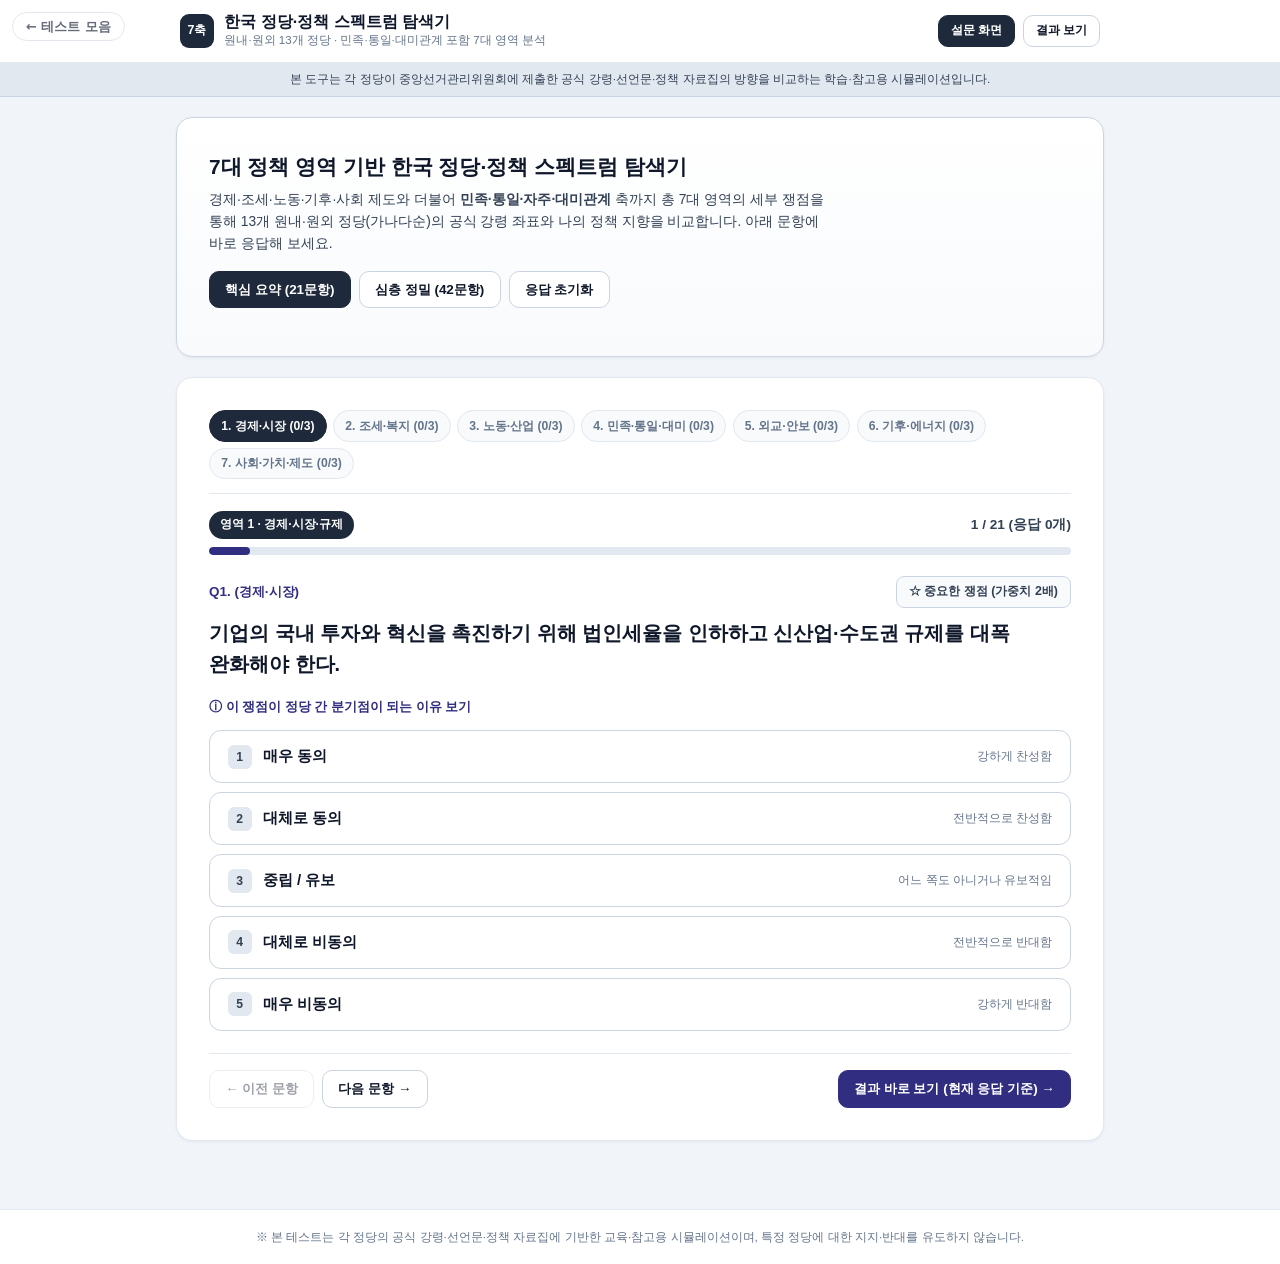
<file: compass/spectrum/index.html>
<!DOCTYPE html>
<html lang="ko">
<head>
  <meta charset="UTF-8" />
  <meta name="viewport" content="width=device-width, initial-scale=1.0" />
  <title>한국 정당·정책 스펙트럼 탐색기 (7대 영역 · 13개 정당)</title>
  <style>
    :root {
      --bg-page: #f1f5f9;
      --bg-card: #ffffff;
      --bg-subtle: #f8fafc;
      --bg-muted: #e2e8f0;
      --text-main: #0f172a;
      --text-sub: #334155;
      --text-muted: #64748b;
      --border: #cbd5e1;
      --border-light: #e2e8f0;
      --navy: #1e293b;
      --indigo: #312e81;
      --indigo-soft: #eef2ff;
      --con-red: #b91c1c;
      --prog-blue: #1d4ed8;
    }

    * {
      box-sizing: border-box;
      margin: 0;
      padding: 0;
    }

    body {
      font-family: -apple-system, BlinkMacSystemFont, "Apple SD Gothic Neo", "Pretendard", "Noto Sans KR", "Malgun Gothic", sans-serif;
      background-color: var(--bg-page);
      color: var(--text-main);
      line-height: 1.6;
      word-break: keep-all;
      min-height: 100vh;
      display: flex;
      flex-direction: column;
    }

    header {
      background-color: #ffffff;
      border-bottom: 1px solid var(--border-light);
      position: sticky;
      top: 0;
      z-index: 30;
    }

    .header-inner {
      max-width: 960px;
      margin: 0 auto;
      padding: 0.75rem 1.25rem;
      display: flex;
      align-items: center;
      justify-content: space-between;
      gap: 0.75rem;
    }

    .brand-area {
      display: flex;
      align-items: center;
      gap: 0.65rem;
    }

    .brand-icon {
      width: 34px;
      height: 34px;
      border-radius: 9px;
      background-color: var(--navy);
      color: #ffffff;
      font-size: 0.78rem;
      font-weight: 800;
      display: flex;
      align-items: center;
      justify-content: center;
      flex-shrink: 0;
    }

    .brand-title {
      font-size: 1rem;
      font-weight: 800;
      color: var(--text-main);
      display: block;
      line-height: 1.2;
    }

    .brand-sub {
      font-size: 0.72rem;
      color: var(--text-muted);
      display: block;
    }

    .notice-bar {
      background-color: #e2e8f0;
      border-bottom: 1px solid var(--border);
      padding: 0.45rem 1rem;
      text-align: center;
      font-size: 0.74rem;
      color: var(--text-sub);
    }

    main {
      max-width: 960px;
      width: 100%;
      margin: 0 auto;
      padding: 1.25rem 1rem 3rem;
      flex: 1;
    }

    .card {
      background-color: var(--bg-card);
      border: 1px solid var(--border-light);
      border-radius: 16px;
      box-shadow: 0 1px 3px rgba(15, 23, 42, 0.06);
      padding: 1.5rem;
      margin-bottom: 1.25rem;
    }

    @media (min-width: 640px) {
      .card {
        padding: 2rem;
      }
    }

    .hidden {
      display: none !important;
    }

    /* 상단 컴팩트 안내 & 모드 바 */
    .intro-banner {
      background: linear-gradient(180deg, #ffffff 0%, #f8fafc 100%);
      border: 1px solid var(--border);
    }

    .intro-top {
      display: flex;
      flex-wrap: wrap;
      justify-content: space-between;
      align-items: flex-start;
      gap: 1rem;
      margin-bottom: 1rem;
    }

    .intro-title {
      font-size: 1.3rem;
      font-weight: 800;
      color: var(--text-main);
      margin-bottom: 0.35rem;
    }

    .intro-desc {
      font-size: 0.86rem;
      color: var(--text-sub);
      max-width: 640px;
    }

    .mode-switcher {
      display: flex;
      flex-wrap: wrap;
      gap: 0.5rem;
      align-items: center;
    }

    .btn {
      display: inline-flex;
      align-items: center;
      justify-content: center;
      gap: 0.4rem;
      padding: 0.55rem 0.95rem;
      border-radius: 10px;
      font-size: 0.84rem;
      font-weight: 700;
      border: 1px solid var(--border);
      background-color: #ffffff;
      color: var(--text-main);
      cursor: pointer;
      transition: background-color 0.15s, border-color 0.15s, color 0.15s;
      user-select: none;
    }

    .btn:hover:not(:disabled) {
      background-color: var(--bg-subtle);
      border-color: #94a3b8;
    }

    .btn:disabled {
      opacity: 0.4;
      cursor: not-allowed;
    }

    .btn-primary {
      background-color: var(--navy);
      border-color: var(--navy);
      color: #ffffff;
    }

    .btn-primary:hover:not(:disabled) {
      background-color: var(--indigo);
      border-color: var(--indigo);
    }

    .btn-indigo {
      background-color: var(--indigo);
      border-color: var(--indigo);
      color: #ffffff;
    }

    .btn-indigo:hover:not(:disabled) {
      background-color: #1e1b4b;
    }

    .btn-active-mode {
      background-color: var(--navy);
      border-color: var(--navy);
      color: #ffffff;
    }

    /* 영역 이동 탭 */
    .axis-tabs {
      display: flex;
      flex-wrap: wrap;
      gap: 0.4rem;
      padding-bottom: 0.85rem;
      margin-bottom: 1.1rem;
      border-bottom: 1px solid var(--border-light);
    }

    .axis-tab {
      padding: 0.38rem 0.7rem;
      border-radius: 999px;
      font-size: 0.76rem;
      font-weight: 700;
      border: 1px solid var(--border-light);
      background-color: var(--bg-subtle);
      color: var(--text-muted);
      cursor: pointer;
    }

    .axis-tab:hover {
      border-color: #94a3b8;
      color: var(--text-main);
    }

    .axis-tab.active {
      background-color: var(--navy);
      border-color: var(--navy);
      color: #ffffff;
    }

    .axis-tab.done {
      background-color: var(--indigo-soft);
      border-color: #c7d2fe;
      color: var(--indigo);
    }

    /* 진행률 바 */
    .progress-header {
      display: flex;
      flex-wrap: wrap;
      justify-content: space-between;
      align-items: center;
      gap: 0.5rem;
      margin-bottom: 0.5rem;
    }

    .badge {
      display: inline-flex;
      align-items: center;
      padding: 0.25rem 0.7rem;
      border-radius: 999px;
      font-size: 0.75rem;
      font-weight: 700;
    }

    .badge-navy {
      background-color: var(--navy);
      color: #ffffff;
    }

    .badge-indigo {
      background-color: var(--indigo-soft);
      color: var(--indigo);
      border: 1px solid #c7d2fe;
    }

    .badge-gray {
      background-color: var(--bg-subtle);
      color: var(--text-sub);
      border: 1px solid var(--border-light);
    }

    .progress-track {
      width: 100%;
      height: 8px;
      background-color: var(--bg-muted);
      border-radius: 999px;
      overflow: hidden;
      margin-bottom: 1.35rem;
    }

    .progress-fill {
      height: 100%;
      background-color: var(--indigo);
      border-radius: 999px;
      transition: width 0.2s ease;
    }

    /* 문항 영역 */
    .q-meta-row {
      display: flex;
      flex-wrap: wrap;
      justify-content: space-between;
      align-items: center;
      gap: 0.5rem;
      margin-bottom: 0.65rem;
    }

    .q-number {
      font-size: 0.84rem;
      font-weight: 800;
      color: var(--indigo);
    }

    .weight-btn {
      padding: 0.4rem 0.75rem;
      border-radius: 8px;
      font-size: 0.78rem;
      font-weight: 700;
      border: 1px solid var(--border);
      background-color: var(--bg-subtle);
      color: var(--text-sub);
      cursor: pointer;
    }

    .weight-btn.weighted {
      background-color: var(--indigo);
      border-color: var(--indigo);
      color: #ffffff;
    }

    .q-text {
      font-size: 1.15rem;
      font-weight: 700;
      color: var(--text-main);
      line-height: 1.55;
      margin-bottom: 0.85rem;
    }

    @media (min-width: 640px) {
      .q-text {
        font-size: 1.24rem;
      }
    }

    .tip-btn {
      background: none;
      border: none;
      color: var(--indigo);
      font-size: 0.8rem;
      font-weight: 700;
      cursor: pointer;
      margin-bottom: 0.65rem;
      padding: 0.2rem 0;
    }

    .tip-btn:hover {
      text-decoration: underline;
    }

    .tip-box {
      background-color: var(--bg-subtle);
      border-left: 3px solid var(--indigo);
      border-top: 1px solid var(--border-light);
      border-right: 1px solid var(--border-light);
      border-bottom: 1px solid var(--border-light);
      border-radius: 0 8px 8px 0;
      padding: 0.75rem 1rem;
      font-size: 0.83rem;
      color: var(--text-sub);
      margin-bottom: 1.2rem;
    }

    /* 5단계 선택지 */
    .options-list {
      display: flex;
      flex-direction: column;
      gap: 0.55rem;
      margin-bottom: 1.4rem;
    }

    .option-item {
      width: 100%;
      display: flex;
      align-items: center;
      justify-content: space-between;
      padding: 0.85rem 1.1rem;
      border-radius: 12px;
      border: 1.5px solid var(--border);
      background-color: #ffffff;
      color: var(--text-main);
      font-size: 0.94rem;
      font-weight: 700;
      cursor: pointer;
      text-align: left;
      transition: all 0.12s ease;
    }

    .option-item:hover {
      background-color: var(--bg-subtle);
      border-color: #64748b;
    }

    .option-item.selected {
      background-color: var(--navy);
      border-color: var(--navy);
      color: #ffffff;
    }

    .option-left {
      display: flex;
      align-items: center;
      gap: 0.7rem;
    }

    .option-key {
      width: 24px;
      height: 24px;
      border-radius: 6px;
      background-color: var(--bg-muted);
      color: var(--text-sub);
      font-size: 0.76rem;
      font-weight: 800;
      display: inline-flex;
      align-items: center;
      justify-content: center;
    }

    .option-item.selected .option-key {
      background-color: rgba(255, 255, 255, 0.22);
      color: #ffffff;
    }

    .option-sub {
      font-size: 0.76rem;
      font-weight: 500;
      color: var(--text-muted);
    }

    .option-item.selected .option-sub {
      color: #cbd5e1;
    }

    .quiz-nav-bar {
      display: flex;
      flex-wrap: wrap;
      justify-content: space-between;
      align-items: center;
      gap: 0.6rem;
      padding-top: 1rem;
      border-top: 1px solid var(--border-light);
    }

    /* 결과 화면 스타일 */
    .ideology-numbers {
      display: flex;
      justify-content: space-between;
      align-items: flex-end;
      gap: 1rem;
      margin: 1rem 0 0.7rem;
    }

    .ideology-pct {
      font-size: 2rem;
      font-weight: 800;
      line-height: 1.1;
    }

    .ideology-pct.con {
      color: var(--con-red);
    }

    .ideology-pct.prog {
      color: var(--prog-blue);
    }

    .ideology-bar {
      position: relative;
      width: 100%;
      height: 22px;
      background-color: var(--bg-muted);
      border-radius: 999px;
      overflow: hidden;
      display: flex;
    }

    .ideology-con-fill {
      height: 100%;
      background-color: #dc2626;
      transition: width 0.35s ease;
    }

    .ideology-prog-fill {
      height: 100%;
      background-color: #2563eb;
      transition: width 0.35s ease;
    }

    .ideology-midline {
      position: absolute;
      left: 50%;
      top: 0;
      bottom: 0;
      width: 2px;
      background-color: #ffffff;
      transform: translateX(-50%);
    }

    /* 정당 SVG 로고 배지 */
    .party-emblem {
      width: 44px;
      height: 44px;
      border-radius: 12px;
      display: inline-flex;
      align-items: center;
      justify-content: center;
      flex-shrink: 0;
      box-shadow: 0 2px 5px rgba(15, 23, 42, 0.14);
    }

    .party-emblem.sm {
      width: 32px;
      height: 32px;
      border-radius: 8px;
    }

    .close-party-card {
      border: 1px solid var(--border);
      border-radius: 12px;
      padding: 1.15rem;
      background-color: #ffffff;
      margin-bottom: 0.9rem;
    }

    .close-party-card.highlight {
      border: 2px solid var(--navy);
      background-color: var(--bg-subtle);
    }

    .close-party-head {
      display: flex;
      flex-wrap: wrap;
      justify-content: space-between;
      align-items: flex-start;
      gap: 0.75rem;
      margin-bottom: 0.65rem;
    }

    .close-party-left {
      display: flex;
      align-items: flex-start;
      gap: 0.8rem;
    }

    .point-grid {
      display: grid;
      grid-template-columns: 1fr;
      gap: 0.65rem;
      padding-top: 0.75rem;
      border-top: 1px solid var(--border-light);
      margin-top: 0.75rem;
    }

    @media (min-width: 640px) {
      .point-grid {
        grid-template-columns: 1fr 1fr;
      }
    }

    .tag-pill {
      display: inline-block;
      font-size: 0.75rem;
      padding: 0.22rem 0.55rem;
      border-radius: 6px;
      background-color: #ffffff;
      border: 1px solid var(--border-light);
      color: var(--text-sub);
      margin: 0.15rem 0.25rem 0.15rem 0;
    }

    /* 레이더 차트 레이아웃 */
    .radar-grid {
      display: grid;
      grid-template-columns: 1fr;
      gap: 1.25rem;
      align-items: center;
      margin-top: 1rem;
    }

    @media (min-width: 768px) {
      .radar-grid {
        grid-template-columns: 1.05fr 0.95fr;
      }
    }

    .canvas-box {
      background-color: var(--bg-subtle);
      border: 1px solid var(--border-light);
      border-radius: 12px;
      padding: 1rem;
      display: flex;
      flex-direction: column;
      align-items: center;
    }

    canvas#radar-canvas {
      width: 100%;
      max-width: 420px;
      height: auto;
      display: block;
    }

    .axis-mini-card {
      background-color: var(--bg-subtle);
      border: 1px solid var(--border-light);
      border-radius: 8px;
      padding: 0.6rem 0.85rem;
      margin-bottom: 0.5rem;
    }

    /* 정당 직접 비교기 */
    .comparator-row {
      display: grid;
      grid-template-columns: 1fr;
      gap: 0.85rem;
      background-color: var(--bg-subtle);
      border: 1px solid var(--border-light);
      border-radius: 12px;
      padding: 1rem;
      margin: 1rem 0;
    }

    @media (min-width: 640px) {
      .comparator-row {
        grid-template-columns: 1fr 1fr;
      }
    }

    .select-wrap {
      display: flex;
      align-items: center;
      gap: 0.6rem;
      margin-top: 0.35rem;
    }

    .select-wrap select {
      width: 100%;
      padding: 0.55rem 0.7rem;
      border-radius: 8px;
      border: 1px solid var(--border);
      background-color: #ffffff;
      font-size: 0.88rem;
      font-weight: 700;
      color: var(--text-main);
    }

    .h2h-box {
      background-color: var(--bg-subtle);
      border: 1px solid var(--border-light);
      border-radius: 12px;
      padding: 1rem;
      margin-bottom: 1rem;
    }

    .h2h-cols {
      display: grid;
      grid-template-columns: 1fr;
      gap: 0.75rem;
      margin-top: 0.75rem;
    }

    @media (min-width: 640px) {
      .h2h-cols {
        grid-template-columns: 1fr 1fr;
      }
    }

    .h2h-subcard {
      background-color: #ffffff;
      border: 1px solid var(--border-light);
      border-radius: 8px;
      padding: 0.8rem;
      font-size: 0.82rem;
      color: var(--text-sub);
    }

    /* 스펙트럼 막대 */
    .spectrum-card {
      background-color: var(--bg-subtle);
      border: 1px solid var(--border-light);
      border-radius: 12px;
      padding: 0.95rem 1.1rem;
      margin-bottom: 0.8rem;
    }

    .spectrum-bar-area {
      position: relative;
      height: 24px;
      display: flex;
      align-items: center;
      margin: 0.45rem 0;
    }

    .spectrum-track {
      width: 100%;
      height: 8px;
      background-color: #cbd5e1;
      border-radius: 999px;
      position: relative;
    }

    .spectrum-mid {
      position: absolute;
      left: 50%;
      top: -4px;
      bottom: -4px;
      width: 2px;
      background-color: #64748b;
      transform: translateX(-50%);
    }

    .dot-user {
      position: absolute;
      top: 50%;
      transform: translate(-50%, -50%);
      width: 16px;
      height: 16px;
      border-radius: 50%;
      background-color: #0f172a;
      border: 2px solid #ffffff;
      z-index: 3;
    }

    .dot-pa {
      position: absolute;
      top: 1px;
      transform: translateX(-50%) rotate(45deg);
      width: 10px;
      height: 10px;
      background-color: #3730a3;
      border: 1px solid #ffffff;
      z-index: 2;
    }

    .dot-pb {
      position: absolute;
      bottom: 1px;
      transform: translateX(-50%);
      width: 0;
      height: 0;
      border-left: 6px solid transparent;
      border-right: 6px solid transparent;
      border-bottom: 10px solid #475569;
      z-index: 2;
    }

    /* 13개 정당 강령 디렉토리 */
    .dict-grid {
      display: grid;
      grid-template-columns: 1fr;
      gap: 0.8rem;
      margin-top: 1rem;
    }

    @media (min-width: 640px) {
      .dict-grid {
        grid-template-columns: 1fr 1fr;
      }
    }

    .dict-item {
      background-color: var(--bg-subtle);
      border: 1px solid var(--border-light);
      border-radius: 12px;
      padding: 1rem;
      font-size: 0.82rem;
    }

    /* 모달 */
    .modal-backdrop {
      position: fixed;
      inset: 0;
      background-color: rgba(15, 23, 42, 0.65);
      display: flex;
      align-items: center;
      justify-content: center;
      padding: 1rem;
      z-index: 60;
    }

    .modal-box {
      background-color: #ffffff;
      border-radius: 16px;
      max-width: 520px;
      width: 100%;
      max-height: 90vh;
      display: flex;
      flex-direction: column;
      overflow: hidden;
    }

    .modal-head {
      padding: 0.9rem 1.2rem;
      border-bottom: 1px solid var(--border-light);
      display: flex;
      justify-content: space-between;
      align-items: center;
    }

    .modal-body {
      padding: 1rem;
      background-color: #e2e8f0;
      overflow-y: auto;
      display: flex;
      justify-content: center;
    }

    .modal-body img {
      max-width: 100%;
      height: auto;
      border-radius: 8px;
    }

    .modal-foot {
      padding: 0.85rem 1.2rem;
      border-top: 1px solid var(--border-light);
      display: flex;
      justify-content: flex-end;
      gap: 0.5rem;
    }

    #toast {
      position: fixed;
      bottom: 1.5rem;
      left: 50%;
      transform: translateX(-50%);
      background-color: var(--navy);
      color: #ffffff;
      padding: 0.65rem 1.2rem;
      border-radius: 999px;
      font-size: 0.82rem;
      font-weight: 700;
      opacity: 0;
      pointer-events: none;
      transition: opacity 0.2s ease;
      z-index: 70;
    }

    #toast.show {
      opacity: 1;
    }

    footer {
      background-color: #ffffff;
      border-top: 1px solid var(--border-light);
      padding: 1.1rem;
      text-align: center;
      font-size: 0.74rem;
      color: var(--text-muted);
    }
  </style>
</head>
<body>
<a href="../" style="position:fixed;left:12px;top:12px;z-index:9999;font:600 13px/1 -apple-system,BlinkMacSystemFont,'Apple SD Gothic Neo',system-ui,sans-serif;color:#666c7a;text-decoration:none;background:rgba(255,255,255,.88);border:1px solid #e4e6ee;border-radius:999px;padding:7px 13px;backdrop-filter:blur(6px)">← 테스트 모음</a>


  <!-- 상단 헤더 -->
  <header>
    <div class="header-inner">
      <div class="brand-area">
        <div class="brand-icon">7축</div>
        <div>
          <span class="brand-title">한국 정당·정책 스펙트럼 탐색기</span>
          <span class="brand-sub">원내·원외 13개 정당 · 민족·통일·대미관계 포함 7대 영역 분석</span>
        </div>
      </div>
      <div style="display: flex; gap: 0.45rem; align-items: center;">
        <button type="button" id="btn-top-quiz" class="btn btn-primary" style="padding: 0.4rem 0.75rem; font-size: 0.78rem;">설문 화면</button>
        <button type="button" id="btn-top-result" class="btn" style="padding: 0.4rem 0.75rem; font-size: 0.78rem;">결과 보기</button>
      </div>
    </div>
  </header>

  <div class="notice-bar">
    본 도구는 각 정당이 중앙선거관리위원회에 제출한 공식 강령·선언문·정책 자료집의 방향을 비교하는 학습·참고용 시뮬레이션입니다.
  </div>

  <main>

    <!-- 상단 컴팩트 안내 & 모드 전환 바 (항상 표시) -->
    <section class="card intro-banner">
      <div class="intro-top">
        <div>
          <h1 class="intro-title">7대 정책 영역 기반 한국 정당·정책 스펙트럼 탐색기</h1>
          <p class="intro-desc">
            경제·조세·노동·기후·사회 제도와 더불어 <strong>민족·통일·자주·대미관계</strong> 축까지 총 7대 영역의 세부 쟁점을 통해 13개 원내·원외 정당(가나다순)의 공식 강령 좌표와 나의 정책 지향을 비교합니다. 아래 문항에 바로 응답해 보세요.
          </p>
        </div>
        <div class="mode-switcher">
          <button type="button" id="btn-mode-quick" class="btn btn-active-mode">핵심 요약 (21문항)</button>
          <button type="button" id="btn-mode-deep" class="btn">심층 정밀 (42문항)</button>
          <button type="button" id="btn-reset-all" class="btn">응답 초기화</button>
        </div>
      </div>
    </section>

    <!-- ================= 설문 화면 (초기 즉시 활성화) ================= -->
    <section id="view-quiz" class="card">
      <!-- 7대 영역 빠른 이동 탭 -->
      <div id="axis-tabs" class="axis-tabs" role="tablist" aria-label="7대 정책 영역 이동 탭"></div>

      <!-- 진행률 헤더 -->
      <div class="progress-header">
        <span id="quiz-axis-badge" class="badge badge-navy">영역 1 · 경제·시장·규제</span>
        <span id="quiz-progress-text" style="font-size: 0.85rem; font-weight: 800; color: var(--text-sub);">1 / 21 (응답 0개)</span>
      </div>

      <div class="progress-track">
        <div id="quiz-progress-fill" class="progress-fill" style="width: 4.76%;"></div>
      </div>

      <!-- 문항 헤더 & 중요도 2배 토글 -->
      <div class="q-meta-row">
        <span id="quiz-q-num" class="q-number">Q1.</span>
        <button type="button" id="btn-weight-toggle" class="weight-btn" aria-pressed="false">
          ☆ 중요한 쟁점 (가중치 2배)
        </button>
      </div>

      <!-- 문항 본문 -->
      <div id="quiz-q-text" class="q-text"></div>

      <!-- 정당 간 분기점 해설 토글 -->
      <div>
        <button type="button" id="btn-tip-toggle" class="tip-btn" aria-expanded="false">
          ⓘ 이 쟁점이 정당 간 분기점이 되는 이유 보기
        </button>
        <div id="quiz-tip-box" class="tip-box hidden"></div>
      </div>

      <!-- 5단계 리커트 척도 선택지 -->
      <div id="quiz-options" class="options-list" role="radiogroup" aria-label="동의 정도 선택"></div>

      <!-- 하단 네비게이션 -->
      <div class="quiz-nav-bar">
        <div style="display: flex; gap: 0.5rem;">
          <button type="button" id="btn-prev" class="btn">← 이전 문항</button>
          <button type="button" id="btn-next" class="btn">다음 문항 →</button>
        </div>
        <button type="button" id="btn-finish-now" class="btn btn-indigo">
          결과 바로 보기 (현재 응답 기준) →
        </button>
      </div>
    </section>

    <!-- ================= 결과 화면 ================= -->
    <section id="view-result" class="hidden">

      <!-- 1) 보수-진보 종합 성향 스펙트럼 균형 게이지 -->
      <div class="card">
        <div style="display: flex; flex-wrap: wrap; justify-content: space-between; align-items: center; gap: 0.5rem; margin-bottom: 0.75rem;">
          <div style="display: flex; flex-wrap: wrap; gap: 0.45rem;">
            <span class="badge badge-navy">7대 영역 종합 성향 분포</span>
            <span id="ideology-label-badge" class="badge badge-indigo">중도·균형형</span>
          </div>
          <span id="result-meta-badge" class="badge badge-gray">핵심 21문항 기준</span>
        </div>

        <h2 style="font-size: 1.3rem; font-weight: 800; margin-bottom: 0.35rem;">나의 정책 스펙트럼 균형 지표</h2>
        <p style="font-size: 0.86rem; color: var(--text-sub);">
          민족·통일·대미관계 축을 포함한 7대 영역 응답과 중요도 2배 가중치를 종합한 참고 비율입니다.
        </p>

        <div class="ideology-numbers">
          <div>
            <div style="font-size: 0.78rem; font-weight: 700; color: var(--text-sub);">◀ 보수적 정책 지향 (시장자유·한미동맹·전통)</div>
            <div id="con-pct-val" class="ideology-pct con">50%</div>
          </div>
          <div style="text-align: right;">
            <div style="font-size: 0.78rem; font-weight: 700; color: var(--text-sub);">진보적 정책 지향 (공공개입·자주평화·개혁) ▶</div>
            <div id="prog-pct-val" class="ideology-pct prog">50%</div>
          </div>
        </div>

        <div class="ideology-bar" role="img" aria-label="보수적 정책 지향 대 진보적 정책 지향 비율">
          <div id="bar-con-fill" class="ideology-con-fill" style="width: 50%;"></div>
          <div id="bar-prog-fill" class="ideology-prog-fill" style="width: 50%;"></div>
          <div class="ideology-midline"></div>
        </div>

        <div style="display: flex; flex-wrap: wrap; gap: 0.6rem; margin-top: 1.25rem;">
          <button type="button" id="btn-export-png-top" class="btn btn-primary">결과 카드 이미지 저장 (PNG)</button>
          <button type="button" id="btn-copy-text-top" class="btn">요약 텍스트 복사</button>
          <button type="button" id="btn-back-to-quiz" class="btn">설문으로 돌아가기</button>
        </div>
      </div>

      <!-- 2) 공식 강령 기준 정책 방향 유사 영역이 많은 정당 (상위 3곳 참고) -->
      <div class="card">
        <div style="margin-bottom: 0.5rem;">
          <span class="badge badge-indigo">공식 강령 좌표 거리 근접 참고</span>
        </div>
        <h2 style="font-size: 1.3rem; font-weight: 800; margin-bottom: 0.35rem;">
          공식 강령 기준 정책 방향 유사 영역이 많은 정당 (근접 참고 3곳)
        </h2>
        <p style="font-size: 0.85rem; color: var(--text-sub); margin-bottom: 1rem;">
          ※ 본 결과는 각 정당의 공식 강령·정책 자료집에 기반한 교육·참고용 비교이며, 정당 내부에서도 세부 입장은 다양할 수 있습니다.
        </p>

        <div id="close-parties-list"></div>
      </div>

      <!-- 3) 7대 정책 영역 레이더 차트 & 영역별 좌표 요약 -->
      <div class="card">
        <h2 style="font-size: 1.3rem; font-weight: 800; margin-bottom: 0.35rem;">나의 7대 정책 영역 좌표 프로파일</h2>
        <p style="font-size: 0.85rem; color: var(--text-sub);">
          중심(0)에서 바깥쪽(+100)으로 갈수록 진보·개혁·자주·탈핵 방향을, 안쪽(-100)으로 갈수록 보수·시장자유·한미동맹·원전활용 방향을 나타냅니다.
        </p>

        <div class="radar-grid">
          <div class="canvas-box">
            <canvas id="radar-canvas" width="440" height="400"></canvas>
            <div style="display: flex; flex-wrap: wrap; gap: 1rem; margin-top: 0.65rem; font-size: 0.78rem; font-weight: 700;">
              <span>● 나의 좌표 (실선)</span>
              <span id="radar-legend-a" style="color: var(--indigo);">◆ 비교 정당 A</span>
              <span id="radar-legend-b" style="color: var(--text-muted);">▲ 비교 정당 B</span>
            </div>
          </div>

          <div id="axis-mini-summary"></div>
        </div>
      </div>

      <!-- 4) 13개 정당 직접 비교기 (레이더 오버레이 + 7축 스펙트럼 + 민족·통일·대미관계 노선 대조) -->
      <div class="card">
        <h2 style="font-size: 1.3rem; font-weight: 800; margin-bottom: 0.35rem;">13개 정당 공식 강령 직접 비교기</h2>
        <p style="font-size: 0.85rem; color: var(--text-sub);">
          비교할 두 정당을 선택하면 위 7각형 레이더 차트와 아래 7개 영역 스펙트럼에 각 정당의 공식 강령 좌표가 겹쳐 표시됩니다.
        </p>

        <div class="comparator-row">
          <div>
            <label for="select-party-a" style="font-size: 0.78rem; font-weight: 700; color: var(--text-sub);">비교 정당 A (◆ 다이아몬드)</label>
            <div class="select-wrap">
              <div id="logo-slot-a"></div>
              <select id="select-party-a"></select>
            </div>
          </div>
          <div>
            <label for="select-party-b" style="font-size: 0.78rem; font-weight: 700; color: var(--text-sub);">비교 정당 B (▲ 삼각형)</label>
            <div class="select-wrap">
              <div id="logo-slot-b"></div>
              <select id="select-party-b"></select>
            </div>
          </div>
        </div>

        <div id="h2h-detail-box" class="h2h-box"></div>
        <div id="spectrum-bars-list"></div>
      </div>

      <!-- 5) 전체 13개 정당 공식 강령 요약 사전 (가나다순) -->
      <div class="card">
        <h2 style="font-size: 1.3rem; font-weight: 800; margin-bottom: 0.35rem;">전체 13개 정당 공식 강령 핵심 기조 (가나다순)</h2>
        <p style="font-size: 0.85rem; color: var(--text-sub);">
          중앙선거관리위원회 공개 강령 및 정책 자료를 바탕으로 13개 정당의 핵심 정책 방향과 민족·대미 기조를 가나다순으로 정리했습니다.
        </p>
        <div id="party-dictionary-grid" class="dict-grid"></div>
      </div>

      <!-- 하단 액션 -->
      <div style="display: flex; flex-wrap: wrap; gap: 0.65rem;">
        <button type="button" id="btn-export-png-bottom" class="btn btn-primary">결과 카드 이미지 저장 (PNG)</button>
        <button type="button" id="btn-copy-text-bottom" class="btn">요약 텍스트 복사</button>
        <button type="button" id="btn-restart-bottom" class="btn">처음부터 다시 응답하기</button>
      </div>
    </section>

  </main>

  <!-- PNG 이미지 미리보기 & 저장 모달 -->
  <div id="png-modal" class="modal-backdrop hidden" role="dialog" aria-modal="true" aria-labelledby="png-modal-title">
    <div class="modal-box">
      <div class="modal-head">
        <strong id="png-modal-title" style="font-size: 0.92rem;">결과 카드 이미지 미리보기 (PNG)</strong>
        <button type="button" id="btn-modal-x" class="btn" style="padding: 0.25rem 0.6rem;">✕</button>
      </div>
      <div class="modal-body">
        <img id="png-preview-img" alt="한국 정당 정책 스펙트럼 탐색기 결과 카드 이미지" />
      </div>
      <div class="modal-foot">
        <button type="button" id="btn-modal-close" class="btn">닫기</button>
        <button type="button" id="btn-modal-save" class="btn btn-primary">PNG 파일 다시 저장</button>
      </div>
    </div>
  </div>

  <div id="toast" role="status" aria-live="polite">알림 메시지</div>

  <footer>
    ※ 본 테스트는 각 정당의 공식 강령·선언문·정책 자료집에 기반한 교육·참고용 시뮬레이션이며, 특정 정당에 대한 지지·반대를 유도하지 않습니다.
  </footer>

  <script>
    (function () {
      'use strict';

      /* =========================================================================
       * 1. 7대 정책 영역 데이터
       * ========================================================================= */
      var AXES = [
        {
          id: 'economy',
          shortName: '경제·시장',
          name: '영역 1 · 경제·시장·규제',
          leftLabel: '자유시장·감세·규제완화',
          rightLabel: '공공개입·재벌개혁·국가주도',
          leftDesc: '기업 자율성, 감세, 규제 완화와 민간 주도 시장 경쟁을 중시하는 경향입니다.',
          rightDesc: '재벌·독과점 규제, 토지·필수재의 공공성 강화 및 국가의 적극적 시장 개입을 중시하는 경향입니다.',
          neutralDesc: '시장의 효율성과 공정거래 규제 사이의 균형을 추구하는 경향입니다.'
        },
        {
          id: 'welfare',
          shortName: '조세·복지',
          name: '영역 2 · 조세·복지·분배',
          leftLabel: '선별적 복지·재정건전성',
          rightLabel: '보편적 복지·기본소득·부유세',
          leftDesc: '재정건전성과 감세를 유지하며 취약계층에 집중 지원하는 선별적 복지를 중시하는 경향입니다.',
          rightDesc: '누진적 증세·부유세와 재정 확대를 통한 보편적 복지 및 기본소득 도입을 중시하는 경향입니다.',
          neutralDesc: '재정 여력을 고려하며 보편적 지원과 선별적 지원을 병행하려는 경향입니다.'
        },
        {
          id: 'labor',
          shortName: '노동·산업',
          name: '영역 3 · 노동·일자리·산업',
          leftLabel: '노동유연성·기업경쟁력',
          rightLabel: '노조권리강화·비정규직철폐·단축',
          leftDesc: '근로시간·고용 형태의 유연화와 산업 경쟁력 유지를 우선시하는 경향입니다.',
          rightDesc: '노조 교섭권 강화, 비정규직 철폐 및 주4일제 등 노동시간 단축을 우선시하는 경향입니다.',
          neutralDesc: '고용 안정성과 산업 현장의 유연성을 조화시키려는 경향입니다.'
        },
        {
          id: 'nation',
          shortName: '민족·통일·대미',
          name: '영역 4 · 민족·통일·자주·대미관계',
          leftLabel: '한미동맹 최우선·체제경쟁통일',
          rightLabel: '민족자주·평화협정·주한미군 재검토',
          leftDesc: '굳건한 한미동맹과 대미 안보 협력을 최우선으로 하며, 자유민주주의 체제 중심 통일을 중시하는 경향입니다.',
          rightDesc: '외세 의존 탈피와 민족자주 원칙, 한반도 평화협정 체결, 불평등한 한미관계 및 주한미군 지위 재검토를 중시하는 경향입니다.',
          neutralDesc: '한미동맹의 틀을 유지하되 한반도 평화 체제와 자율적 외교 공간을 병행 모색하는 경향입니다.'
        },
        {
          id: 'diplomacy',
          shortName: '외교·안보',
          name: '영역 5 · 외교·안보·국제질서',
          leftLabel: '대북압박·억제력강화·가치외교',
          rightLabel: '대북대화·제재완화·실용균형외교',
          leftDesc: '강력한 군사 억제력과 원칙 있는 대북 압박, 자유진영 중심의 가치 외교를 중시하는 경향입니다.',
          rightDesc: '남북 대화·교류 재개와 제재 완화 모색, 주변국과의 다자 균형·반전 평화 외교를 중시하는 경향입니다.',
          neutralDesc: '억제력 확보와 대화·실리 외교를 상황에 맞게 병행해야 한다는 경향입니다.'
        },
        {
          id: 'climate',
          shortName: '기후·에너지',
          name: '영역 6 · 기후·에너지·성장',
          leftLabel: '원전활용·산업성장·점진전환',
          rightLabel: '탈핵·재생에너지·탈성장·기후정의',
          leftDesc: '원전 적극 활용과 산업 경쟁력·에너지 안보 중심의 현실적 감축을 중시하는 경향입니다.',
          rightDesc: '탈핵·탈석탄과 재생에너지 급속 전환, 생태적 한계 내 탈성장 및 기후정의를 중시하는 경향입니다.',
          neutralDesc: '원전과 재생에너지의 현실적 믹스(조화)를 통한 단계적 탄소 감축을 중시하는 경향입니다.'
        },
        {
          id: 'social',
          shortName: '사회·가치·제도',
          name: '영역 7 · 사회·가치·제도',
          leftLabel: '전통적가치·치안·현행제도유지',
          rightLabel: '차별금지법·성평등·소수자인권·개편',
          leftDesc: '전통적 공동체·가족 가치, 엄격한 법질서·치안 유지 및 현행 정치 제도의 안정을 중시하는 경향입니다.',
          rightDesc: '포괄적 차별금지법 제정, 성평등·소수자 인권 보장 및 권력구조·선거제도 개편을 중시하는 경향입니다.',
          neutralDesc: '사회적 합의를 바탕으로 점진적인 제도 개선과 기존 질서의 조화를 추구하는 경향입니다.'
        }
      ];

      /* =========================================================================
       * 2. 42개 세부 정책 문항 (영역별 6문항, 핵심 모드 core: true 3문항씩)
       * ========================================================================= */
      var QUESTIONS = [
        // 영역 1: 경제·시장·규제
        { id: 1, axis: 'economy', dir: -1, core: true, text: '기업의 국내 투자와 혁신을 촉진하기 위해 법인세율을 인하하고 신산업·수도권 규제를 대폭 완화해야 한다.', tip: '자유시장 지향 정당은 감세와 규제 완화를 성장 동력으로 보는 반면, 진보 정당들은 불평등 심화를 우려해 반대합니다.' },
        { id: 2, axis: 'economy', dir: 1, core: true, text: '재벌 대기업의 경제력 집중과 순환출자·일감 몰아주기를 강력히 규제하고 공정경제 법제를 강화해야 한다.', tip: '진보·개혁 정당들은 재벌 개혁과 공정경제 확립을 중시하지만, 시장자유 정당들은 과도한 규제가 글로벌 경쟁력을 저해한다고 봅니다.' },
        { id: 3, axis: 'economy', dir: 1, core: true, text: '전기·가스·철도·의료·돌봄 등 필수 공공서비스는 민영화를 금지하고 국가의 직접 소유와 공공 통제를 확대해야 한다.', tip: '노동당·진보당·정의당·사회민주당은 기간산업 국공유화와 공공성을 강조하는 반면, 보수 정당들은 민간 효율성을 선호합니다.' },
        { id: 4, axis: 'economy', dir: -1, core: false, text: '부동산 시장 안정을 위해서는 재건축·재개발 규제를 풀고 다주택자 중과세를 폐지해 민간 주택 공급을 활성화해야 한다.', tip: '민간 공급 활성화를 중시하는 보수 노선과 공공임대·보유세 강화를 중시하는 진보 노선이 갈리는 쟁점입니다.' },
        { id: 5, axis: 'economy', dir: 1, core: false, text: '토지 불로소득을 환수하기 위해 종합부동산세 등 보유세를 강화하고, 공공임대주택 확대와 임대차 규제를 강화해야 한다.', tip: '주거를 투기 자산이 아닌 기본권으로 보는 진보·개혁 진영과 조세 부담 완화를 중시하는 보수 진영의 핵심 쟁점입니다.' },
        { id: 6, axis: 'economy', dir: -1, core: false, text: '기업의 안정적 경영권 방어 수단(차등의결권 등)을 도입하고 상속세율을 인하해 가업 승계와 투자를 장려해야 한다.', tip: '경영권 안정과 자본 축적 유인을 중시하는 시장자유 노선과 부의 세습 방지를 중시하는 분배 노선이 대립합니다.' },

        // 영역 2: 조세·복지·분배
        { id: 7, axis: 'welfare', dir: -1, core: true, text: '국가채무 증가를 억제하기 위해 법적 재정준칙을 엄격히 적용하고, 복지는 저소득 취약계층에 집중하는 선별 복지로 가야 한다.', tip: '국민의힘과 개혁신당은 재정 건전성과 선별 복지를 강조하는 반면, 민주당계와 진보 정당들은 보편 복지를 강조합니다.' },
        { id: 8, axis: 'welfare', dir: 1, core: true, text: '자산 불평등 해소를 위해 초고소득층과 거대 자산가에 대한 부유세 등 누진적 증세를 단행하고 보편적 복지국가를 구축해야 한다.', tip: '진보당·정의당·노동당·사회민주당 등은 부유세·증세를 통한 보편 복지 또는 무상 복지를 핵심 강령으로 제시합니다.' },
        { id: 9, axis: 'welfare', dir: 1, core: true, text: '자산이나 근로 여부와 관계없이 모든 시민에게 정기적으로 지급하는 보편적 기본소득 제도를 단계적으로 도입해야 한다.', tip: '기본소득당과 녹색당은 기본소득을 핵심 대안으로 보지만, 보수 정당은 재정 부담을 우려하고 일부 노동진보 노선은 공공서비스 확충을 우선합니다.' },
        { id: 10, axis: 'welfare', dir: -1, core: false, text: '건강보험 재정 안정을 위해 급여 항목을 엄격히 관리하고, 민간 실손보험과 비급여 의료 시장의 선택권을 존중해야 한다.', tip: '의료 서비스에서 재정 효율과 민간 보완을 중시하는 입장과 건강보험 보장성 강화·무상의료를 지향하는 입장이 나뉩니다.' },
        { id: 11, axis: 'welfare', dir: 1, core: false, text: '지역 공공병원과 공공의대를 대폭 확충하고, 모든 국민이 병원비 걱정 없이 치료받을 수 있도록 건강보험 보장성을 높여야 한다.', tip: '의료 공공성 강화는 진보 정당들과 민주당계 정당들이 공통으로 강조하는 핵심 복지 의제입니다.' },
        { id: 12, axis: 'welfare', dir: -1, core: false, text: '연금 개혁은 미래 세대의 부채 부담을 줄이기 위해 재정 안정(보험료율 인상·수급 연령 조정 등)을 소득보장보다 우선해야 한다.', tip: '개혁신당과 국민의힘은 재정 안정 중심 구조개혁을 강조하는 반면, 진보 정당은 노후 소득보장 강화를 중시합니다.' },

        // 영역 3: 노동·일자리·산업
        { id: 13, axis: 'labor', dir: -1, core: true, text: '산업 경쟁력을 높이기 위해 주 52시간 근로제 예외 확대와 직무·성과급제 도입 등 노동시장 유연성을 확대해야 한다.', tip: '보수·자유시장 정당은 근로시간 및 임금 체계 유연화를 강조하지만, 진보 정당들은 장시간 노동 회귀라며 반대합니다.' },
        { id: 14, axis: 'labor', dir: 1, core: true, text: '하청·특수고용 노동자의 교섭권을 보장하고 파업 노동자에 대한 기업의 과도한 손해배상 청구를 제한(노란봉투법)해야 한다.', tip: '노동3권 보장과 원청 책임 강화는 진보·개혁 정당들이 지지하는 반면, 보수 정당들은 경영 위축을 우려해 반대합니다.' },
        { id: 15, axis: 'labor', dir: 1, core: true, text: '임금 삭감 없는 주 4일제(또는 주 4.5일제)를 법제화해 장시간 노동 구조를 개혁하고 일자리 나누기를 추진해야 한다.', tip: '정의당·노동당·진보당·사회민주당·녹색당 등 진보 정당들은 주 4일제 도입을 핵심 노동 공약으로 제시합니다.' },
        { id: 16, axis: 'labor', dir: -1, core: false, text: '최저임금의 급격한 인상은 영세 자영업자와 중소기업의 고용 여력을 악화시키므로 업종별·지역별 차등 적용을 허용해야 한다.', tip: '최저임금 차등 적용은 시장자유 노선에서 주장하는 정책이며, 진보 정당들은 저임금 노동자 차별 심화를 이유로 반대합니다.' },
        { id: 17, axis: 'labor', dir: 1, core: false, text: '상시·지속 업무의 비정규직 채용을 법으로 금지하고, 동일가치노동 동일임금 원칙을 전면 제도화해야 한다.', tip: '노동당·진보당·정의당은 비정규직 철폐와 직접고용 원칙을 노동 개혁의 핵심 과제로 삼고 있습니다.' },
        { id: 18, axis: 'labor', dir: -1, core: false, text: '중대재해처벌법의 사업주 형사처벌 조항은 중소기업 경영을 위축시키므로 처벌 위주에서 자율 예방 지원 중심으로 완화해야 한다.', tip: '기업 경영 리스크 완화를 중시하는 보수 노선과 노동자의 생명·안전권 보장을 위해 엄정한 처벌을 유지해야 한다는 진보 노선이 맞섭니다.' },

        // 영역 4: 민족·통일·자주·대미관계 (진보 진영 내부 분기 및 보수·중도 구분 핵심 축)
        { id: 19, axis: 'nation', dir: 1, core: true, text: '한반도 문제의 근본적 해결을 위해서는 외세 의존에서 벗어나 우리 민족끼리 힘을 합쳐 자주적으로 평화통일을 이루는 민족자주 원칙이 가장 중요하다.', tip: '진보 진영 내부의 핵심 분기점입니다. 진보당은 외세 배격과 민족자주·통일 운동을 중시하는 반면, 정의당·노동당·녹색당·사회민주당은 민족주의적 통일론보다 보편적 인권과 반전·평화 연대를 우선합니다.' },
        { id: 20, axis: 'nation', dir: 1, core: true, text: '주한미군의 주둔 지위와 방위비 분담금 협정(SMA), 전시작전통제권(전작권) 등 불평등한 한미관계 전반을 전면 재검토하고 한반도의 영세중립화·자주화를 모색해야 한다.', tip: '진보당·노동당·녹색당 일부는 한미동맹의 종속성과 군사주의를 비판하며 주한미군 및 불평등 협정 재검토를 주장하는 반면, 보수 정당은 한미동맹을 안보의 핵심 축으로 봅니다.' },
        { id: 21, axis: 'nation', dir: -1, core: true, text: '대한민국의 안보와 번영은 굳건한 한미동맹과 주한미군 주둔을 토대로 유지되므로, 한미일 안보 협력을 더욱 공고히 하고 자유민주주의 체제 중심 통일을 지향해야 한다.', tip: '국민의힘·자유통일당·우리공화당·자유민주당·개혁신당은 한미동맹 강화와 자유민주주의 체제 통일을 확고한 원칙으로 삼고 있습니다.' },
        { id: 22, axis: 'nation', dir: 1, core: false, text: '정전협정을 조속히 한반도 평화협정으로 전환하고, 한미 연합군사훈련 중단과 단계적 군축을 통해 한반도 비핵·평화 체제를 구축해야 한다.', tip: '평화협정 체결 및 한미 연합훈련 중단·군축은 진보당·정의당·녹색당·노동당 등 진보 정당들이 한반도 군사적 긴장 완화를 위해 강조하는 의제입니다.' },
        { id: 23, axis: 'nation', dir: -1, core: false, text: '일제강점기 과거사·독도·위안부 문제 등 역사 현안은 원칙을 지키되, 미래 지향적인 한미일 안보·경제 공조를 위해서는 한일 관계를 조속히 개선·협력해야 한다.', tip: '안보·경제 실리를 위한 한일 협력 강화를 중시하는 보수·개혁보수 노선과 역사 정의·주권 원칙을 우선하는 민주당계·진보 노선이 갈리는 지점입니다.' },
        { id: 24, axis: 'nation', dir: 1, core: false, text: '남북 관계는 단순한 외교 관계가 아닌 통일을 지향하는 특수관계이므로, 국가보안법을 폐지하고 민간 차원의 자유로운 남북 교류와 왕래를 보장해야 한다.', tip: '국가보안법 폐지와 남북 자유 왕래는 진보 정당들의 오랜 강령인 반면, 보수·강경보수 정당들은 자유민주주의 체제 수호를 위해 국가보안법 유지를 주장합니다.' },

        // 영역 5: 외교·안보·국제질서
        { id: 25, axis: 'diplomacy', dir: -1, core: true, text: '북한의 핵·미사일 위협에 맞서 강력한 군사적 억제력과 첨단 국방력을 확충하고, 북한의 실질적 비핵화 이전에는 대북 제재를 유지·강화해야 한다.', tip: '보수 정당들은 강력한 억제력과 제재 유지를 우선시하는 반면, 진보 정당들은 대화와 제재 완화를 강조합니다.' },
        { id: 26, axis: 'diplomacy', dir: 1, core: true, text: '군사적 충돌 위기를 낮추기 위해 조건 없는 남북 대화 채널을 복원하고, 인도적 지원 및 경제 협력 재개를 통해 평화 공존을 추진해야 한다.', tip: '민주당·조국혁신당과 진보 정당들은 남북 대화 복원과 교류 협력을 한반도 리스크 관리의 핵심 해법으로 봅니다.' },
        { id: 27, axis: 'diplomacy', dir: 1, core: true, text: '미·중 전략 경쟁 속에서 특정 진영에 일방적으로 편중되기보다, 수출·공급망 국익과 평화를 지키기 위해 주변국과 균형 있는 실용 외교를 펼쳐야 한다.', tip: '가치 외교와 한미일 연대를 우선하는 보수 노선과 달리, 민주당·조국혁신당 및 진보 정당들은 균형·실용 외교를 중시합니다.' },
        { id: 28, axis: 'diplomacy', dir: -1, core: false, text: '대외 정책에서는 자유·민주주의·인권 등 보편적 가치를 공유하는 국가들과의 연대를 최우선으로 삼고, 북한 인권 문제를 국제사회와 함께 적극 제기해야 한다.', tip: '가치 외교와 북한 인권 문제 제기는 국민의힘·개혁신당·자유통일당 등이 강조하는 핵심 외교 기조입니다.' },
        { id: 29, axis: 'diplomacy', dir: 1, core: false, text: '과도한 국방비 증액과 무기 수출 확대를 자제하고, 그 예산을 복지와 기후위기 대응으로 전환하는 반전·평화 및 군축 외교를 지향해야 한다.', tip: '녹색당·노동당·정의당 등은 방위산업 육성 및 군비 경쟁을 비판하며 군축과 비폭력 평화주의를 강조합니다.' },
        { id: 30, axis: 'diplomacy', dir: -1, core: false, text: '북한의 핵 위협이 고도화되는 상황에서 한국도 독자적 핵잠재력 확보나 전술핵 재배치·핵공유 등 강력한 자강 안보 옵션을 적극 검토해야 한다.', tip: '강경보수·보수 진영 일부의 핵 자강론과 한반도 비핵화·군축을 지향하는 진보 노선이 극명하게 대비됩니다.' },

        // 영역 6: 기후·에너지·성장
        { id: 31, axis: 'climate', dir: -1, core: true, text: '반도체·AI 등 첨단 산업의 막대한 전력 수요와 탄소 감축을 동시에 달성하려면 신규 원전 건설과 원전 가동 확대가 필수적이다.', tip: '국민의힘과 개혁신당 등은 원전을 경제적이고 안정적인 핵심 전원으로 보지만, 진보 정당들은 탈핵을 주장합니다.' },
        { id: 32, axis: 'climate', dir: 1, core: true, text: '노후 원전 수명 연장과 신규 원전 건설을 중단하고, 태양광·풍력 등 재생에너지 중심의 에너지 전환을 빠르게 추진해야 한다.', tip: '탈핵과 재생에너지 확대는 녹색당·정의당·노동당·진보당 등 진보 정당들이 공통으로 내세우는 핵심 에너지 정책입니다.' },
        { id: 33, axis: 'climate', dir: 1, core: true, text: '온실가스 다배출 기업에 강력한 탄소세를 부과하고, 무한한 경제성장 추구에서 벗어나 생태적 한계 내의 탈성장·기후정의 사회로 전환해야 한다.', tip: '녹색당과 정의당·노동당은 성장 중심주의를 넘어선 생태적 전환과 기후정의를 강조합니다.' },
        { id: 34, axis: 'climate', dir: -1, core: false, text: '급격한 온실가스 감축 목표는 제조업 비용 상승과 일자리 감소를 초래하므로, 산업계 경쟁력을 고려해 감축 속도를 현실적으로 조절해야 한다.', tip: '제조업 기반과 경제 성장을 우선하는 보수 노선과 즉각적 감축을 요구하는 기후·진보 노선이 갈립니다.' },
        { id: 35, axis: 'climate', dir: 1, core: false, text: '에너지 전환 과정에서 석탄발전소·내연기관 노동자와 지역사회가 일자리를 잃지 않도록 국가가 고용과 생계를 책임지는 정의로운 전환 법제를 강화해야 한다.', tip: '노동 중심 진보 정당(정의당·노동당·진보당)과 녹색당은 공공 주도의 정의로운 전환을 강조합니다.' },
        { id: 36, axis: 'climate', dir: -1, core: false, text: '환경영향평가나 일회용품 규제 등 생활·개발 관련 환경 규제를 완화하고, 민간 기술 혁신을 통해 환경 문제를 해결해야 한다.', tip: '규제 완화와 기술 해법을 선호하는 시장자유 노선과 생태 보전·공공 규제를 중시하는 녹색·진보 노선의 차이를 보여줍니다.' },

        // 영역 7: 사회·가치·제도
        { id: 37, axis: 'social', dir: 1, core: true, text: '성별·장애·출신·성적 지향·성별 정체성 등 모든 영역의 차별을 금지하는 포괄적 차별금지법(평등법)을 조속히 제정해야 한다.', tip: '정의당·녹색당·노동당·기본소득당·진보당·사회민주당은 차별금지법 제정을 핵심 인권 과제로 추진하는 반면, 보수 정당들은 반대·신중론을 취합니다.' },
        { id: 38, axis: 'social', dir: -1, core: true, text: '전통적인 가족 윤리와 사회 질서에 큰 변화를 주는 제도는 신중해야 하며, 차별금지법은 종교·양심·표현의 자유를 침해할 우려가 크다.', tip: '자유통일당·우리공화당·자유민주당과 국민의힘은 전통적 가족 가치와 보수적 사회 규범 수호를 중시합니다.' },
        { id: 39, axis: 'social', dir: 1, core: true, text: '검찰 등 권력기관의 권한을 분산하고, 민심의 비례성을 높이는 연동형 비례대표제 확대·결선투표제 도입 등 정치개혁을 추진해야 한다.', tip: '조국혁신당·민주당 및 원내외 소수 진보 정당들은 권력기관 개혁과 다당제·비례성 강화를 지지합니다.' },
        { id: 40, axis: 'social', dir: -1, core: false, text: '사회 질서와 국민 안전을 위해 강력범죄 처벌을 강화하고 공권력과 치안 법집행을 더욱 엄격하게 확립해야 한다.', tip: '법치주의와 엄정한 치안·질서 유지를 강조하는 보수·강경보수 정당들의 핵심 사회 기조입니다.' },
        { id: 41, axis: 'social', dir: 1, core: false, text: '구조적 성차별을 해소하기 위해 성평등 전담 부처를 강화하고, 낙태죄 대체 입법 및 재생산권 보장·동성혼(생활동반자법) 제도를 도입해야 한다.', tip: '녹색당·정의당·노동당·기본소득당 등은 성평등 정책 강화와 다양한 가족 구성권 보장을 적극 지지합니다.' },
        { id: 42, axis: 'social', dir: -1, core: false, text: '출입국 및 난민·이민 정책은 치안 유지와 내국인 일자리·주권 보호를 최우선 기준으로 삼아 엄격하게 통제해야 한다.', tip: '자국민 우선 원칙과 엄격한 국경·이민 통제를 중시하는 보수 노선과 이주민·난민의 보편적 인권 보장을 중시하는 진보 노선이 대조됩니다.' }
      ];

      /* =========================================================================
       * 3. 5단계 리커트 선택지
       * ========================================================================= */
      var LIKERT_OPTIONS = [
        { key: '1', value: 2, label: '매우 동의', sub: '강하게 찬성함' },
        { key: '2', value: 1, label: '대체로 동의', sub: '전반적으로 찬성함' },
        { key: '3', value: 0, label: '중립 / 유보', sub: '어느 쪽도 아니거나 유보적임' },
        { key: '4', value: -1, label: '대체로 비동의', sub: '전반적으로 반대함' },
        { key: '5', value: -2, label: '매우 비동의', sub: '강하게 반대함' }
      ];

      /* =========================================================================
       * 4. 원내·원외 13개 정당 공식 강령 좌표 프로필 (가나다순)
       * ========================================================================= */
      var PARTIES = [
        {
          id: 'reform',
          name: '개혁신당',
          status: '원내',
          color: '#FF7210',
          accent: '#FFFFFF',
          symbol: 'arrow',
          keywords: ['자유시장경제', '규제혁파', '연금·교육개혁', '한미동맹·실용안보'],
          profile: { economy: -65, welfare: -55, labor: -50, nation: -60, diplomacy: -55, climate: -45, social: 10 },
          summary: '공식 강령에서 자유시장경제 원칙과 과감한 규제 철폐, 미래 세대를 위한 연금·재정·교육 구조개혁을 강조하며, 한미동맹 기반 실용 안보와 공정한 경쟁 질서를 지향합니다.',
          nationNote: '한미동맹을 안보의 핵심 기축으로 유지하면서 과학기술·실용 중심의 외교·안보 전략을 강조합니다.'
        },
        {
          id: 'ppp',
          name: '국민의힘',
          status: '원내',
          color: '#E61E2B',
          accent: '#FFFFFF',
          symbol: 'cube',
          keywords: ['자유민주주의', '민간주도성장', '건전재정', '한미동맹강화', '원전활용'],
          profile: { economy: -68, welfare: -58, labor: -62, nation: -82, diplomacy: -78, climate: -72, social: -58 },
          summary: '공식 강령에서 자유민주주의와 시장경제 수호, 감세·규제 완화를 통한 민간 주도 성장, 재정 건전성, 굳건한 한미동맹 및 원전 생태계 활성화를 핵심 기조로 제시합니다.',
          nationNote: '굳건한 한미동맹과 확장억제 강화, 자유민주주의 체제 중심의 평화통일 원칙을 명확히 하고 있습니다.'
        },
        {
          id: 'basicincome',
          name: '기본소득당',
          status: '원내',
          color: '#00D2C3',
          accent: '#0F172A',
          symbol: 'circle_dot',
          keywords: ['모두의기본소득', '공유부배당·탄소세', '성평등·차별금지', '재생에너지전환'],
          profile: { economy: 48, welfare: 96, labor: 68, nation: 42, diplomacy: 62, climate: 82, social: 88 },
          summary: '공식 강령에서 토지·탄소·데이터 등 공유부 배당을 재원으로 모든 시민에게 조건 없이 지급하는 기본소득 실현과 재생에너지 전환, 차별금지법 제정을 최우선 과제로 삼습니다.',
          nationNote: '민족주의적 통일론보다는 한반도 평화 공존과 보편적 인권, 군축 및 기후·평화 연대를 중시합니다.'
        },
        {
          id: 'labor',
          name: '노동당',
          status: '원외',
          color: '#D91A2A',
          accent: '#FFFFFF',
          symbol: 'gear',
          keywords: ['민주적사회주의', '기간산업국공유화', '비정규직철폐', '탈핵·반전군축'],
          profile: { economy: 95, welfare: 90, labor: 98, nation: 68, diplomacy: 88, climate: 88, social: 92 },
          summary: '공식 강령에서 민주적 사회주의를 지향하며 기간산업 국공유화, 재벌 해체, 비정규직 철폐와 노동자 권력 강화, 탈핵, 사회적 소수자 해방을 강조합니다.',
          nationNote: '민족주의적 통일 담론보다 계급 연대와 반전·탈군사주의, 평화협정 및 군비 축소, 불평등한 한미 군사관계 재검토를 강조합니다.'
        },
        {
          id: 'green',
          name: '녹색당',
          status: '원외',
          color: '#2E9E44',
          accent: '#FFFFFF',
          symbol: 'leaf',
          keywords: ['탈핵·100%재생에너지', '기후정의·탈성장', '기본소득', '비폭력평화주의'],
          profile: { economy: 68, welfare: 82, labor: 72, nation: 58, diplomacy: 86, climate: 98, social: 94 },
          summary: '공식 강령에서 성장 중심주의를 넘어선 생태적 전환, 탈핵·100% 재생에너지, 기본소득과 돌봄 경제, 비폭력 평화주의, 차별금지법과 직접민주주의 확대를 핵심 기조로 삼습니다.',
          nationNote: '전통적 민족주의보다는 생태·비폭력 평화주의 관점에서 한반도 비핵·평화협정 체결 및 탈군사화를 지향합니다.'
        },
        {
          id: 'dpk',
          name: '더불어민주당',
          status: '원내',
          color: '#004EA2',
          accent: '#FFFFFF',
          symbol: 'wave',
          keywords: ['포용적공정성장', '보편적복지확충', '한반도평화프로세스', '균형실용외교'],
          profile: { economy: 42, welfare: 56, labor: 52, nation: 32, diplomacy: 55, climate: 45, social: 42 },
          summary: '공식 강령에서 공정경제와 포용적 성장, 보편적 사회안전망 확충, 한미동맹을 기반으로 한 한반도 평화 프로세스 복원 및 국익 중심 실용 외교를 주요 방향으로 제시합니다.',
          nationNote: '한미동맹의 틀을 유지하면서도 남북 화해·협력과 한반도 평화 체제 구축을 병행하는 실용적 접근을 취합니다.'
        },
        {
          id: 'sdp',
          name: '사회민주당',
          status: '원내',
          color: '#F58220',
          accent: '#FFFFFF',
          symbol: 'pillars',
          keywords: ['혁신적복지국가', '보편복지·조세정의', '노사상생·노동권', '평화공존'],
          profile: { economy: 58, welfare: 78, labor: 72, nation: 38, diplomacy: 60, climate: 66, social: 74 },
          summary: '공식 강령에서 시장의 역동성과 국가의 복지 책임을 결합한 북유럽형 혁신적 복지국가, 조세 정의, 노동기본권 강화, 녹색 전환 및 평화 공존을 강조합니다.',
          nationNote: '민족자주 노선보다는 보편적 민주주의·인권 가치를 바탕으로 한반도 평화 공존과 다자 협력 외교를 중시합니다.'
        },
        {
          id: 'ourrepublican',
          name: '우리공화당',
          status: '원외',
          color: '#006B3F',
          accent: '#FFFFFF',
          symbol: 'shield',
          keywords: ['자유민주주의수호', '반공·자유통일', '한미동맹절대수호', '자유시장경제'],
          profile: { economy: -82, welfare: -76, labor: -78, nation: -95, diplomacy: -94, climate: -80, social: -90 },
          summary: '공식 강령에서 헌법적 자유민주주의 체제와 법치주의 수호, 확고한 반공·자유통일 노선, 한미동맹 절대 강화, 감세·규제 철폐 및 전통 가족 윤리 수호를 최우선으로 제시합니다.',
          nationNote: '한미동맹 절대 수호와 주한미군 주둔 지지, 자유민주주의 체제 기반의 자유통일 노선을 최우선으로 삼습니다.'
        },
        {
          id: 'ldp',
          name: '자유민주당',
          status: '원외',
          color: '#1E3A8A',
          accent: '#FFFFFF',
          symbol: 'torch',
          keywords: ['자유보수주의', '국가안보·법질서', '작은정부·시장자유', '국가보안법수호'],
          profile: { economy: -84, welfare: -78, labor: -80, nation: -92, diplomacy: -90, climate: -76, social: -85 },
          summary: '공식 강령에서 자유보수주의 이념을 바탕으로 국가안보와 자유민주주의 수호, 엄정한 법질서 확립, 작은 정부와 시장 자유, 한미동맹 강화를 핵심 기조로 삼습니다.',
          nationNote: '한미동맹 강화와 국가보안법 수호, 확고한 안보 태세를 통한 자유민주주의 체제 통일을 강조합니다.'
        },
        {
          id: 'libertyunification',
          name: '자유통일당',
          status: '원외',
          color: '#0B4DA2',
          accent: '#FFFFFF',
          symbol: 'star_cross',
          keywords: ['반공·자유통일', '강력한한미동맹', '시장자유·감세', '전통가족윤리'],
          profile: { economy: -86, welfare: -82, labor: -82, nation: -98, diplomacy: -96, climate: -84, social: -96 },
          summary: '공식 강령에서 자유민주주의 기반의 자유통일과 강력한 반공·안보 태세, 한미동맹 강화, 자유시장경제와 감세, 전통적 가족·윤리 가치 수호를 핵심 방향으로 제시합니다.',
          nationNote: '반공 안보와 한미동맹 강화, 자유민주주의 체제 통일을 핵심 강령으로 제시하며 대북 유화책에 강하게 반대합니다.'
        },
        {
          id: 'justice',
          name: '정의당',
          status: '원외',
          color: '#FFCC00',
          accent: '#1E293B',
          symbol: 'scales',
          keywords: ['노동중심사회민주주의', '정의로운기후전환', '포괄적차별금지법', '주4일제·평화체제'],
          profile: { economy: 76, welfare: 82, labor: 88, nation: 48, diplomacy: 74, climate: 86, social: 90 },
          summary: '공식 강령에서 불평등 타파와 노동 중심 사회민주주의·생태복지국가를 지향하며, 재벌 개혁, 노란봉투법·주4일제, 탈핵과 정의로운 전환, 포괄적 차별금지법 제정을 강조합니다.',
          nationNote: '민족주의적 통일론보다는 보편적 인권과 시민의 삶, 한반도 평화협정 체결 및 남북 평화 공존을 중시합니다.'
        },
        {
          id: 'rebuilding',
          name: '조국혁신당',
          status: '원내',
          color: '#0073CF',
          accent: '#FFFFFF',
          symbol: 'horizon',
          keywords: ['검찰·권력기관개혁', '사회권선진국', '국익중심실용외교', '재생에너지확대'],
          profile: { economy: 52, welfare: 68, labor: 62, nation: 38, diplomacy: 58, climate: 60, social: 76 },
          summary: '공식 강령에서 검찰 등 권력기관 개혁과 주거·돌봄·교육·건강을 보장하는 사회권 선진국 구현, 국익 중심의 균형 실용 외교, 재생에너지 확대와 인권 존중 사회를 강조합니다.',
          nationNote: '특정 진영에 종속되지 않는 국익 중심의 균형 실용 외교와 한반도 평화 공존 체제 구축을 지향합니다.'
        },
        {
          id: 'progressive',
          name: '진보당',
          status: '원내',
          color: '#D6001C',
          accent: '#FFFFFF',
          symbol: 'star_ribbon',
          keywords: ['민족자주·평화통일', '불평등한미관계재검토', '노동자·농민중심', '재벌체제개혁'],
          profile: { economy: 88, welfare: 85, labor: 92, nation: 94, diplomacy: 88, climate: 76, social: 82 },
          summary: '공식 강령에서 노동자·농민·서민 중심 직접정치와 재벌 체제 개혁, 외세 의존을 극복하는 민족자주와 자주적 평화통일, 한반도 평화협정 및 불평등한 한미관계 재검토를 강조합니다.',
          nationNote: '진보 정당 중 민족자주 원칙과 자주적 평화통일, 한미동맹 및 주한미군 지위·불평등 협정의 전면 재검토를 가장 뚜렷하게 강조합니다.'
        }
      ];

      /* =========================================================================
       * 5. 안전한 DOM 기반 정당 SVG 로고 생성기 (innerHTML 파싱 오류 원천 차단)
       * ========================================================================= */
      function createPartyEmblemElement(party, isSmall) {
        var wrap = document.createElement('span');
        wrap.className = isSmall ? 'party-emblem sm' : 'party-emblem';
        wrap.style.backgroundColor = party.color;
        wrap.setAttribute('aria-hidden', 'true');

        var svgNS = 'http://www.w3.org/2000/svg';
        var svg = document.createElementNS(svgNS, 'svg');
        var px = isSmall ? '19' : '26';
        svg.setAttribute('width', px);
        svg.setAttribute('height', px);
        svg.setAttribute('viewBox', '0 0 24 24');
        svg.setAttribute('fill', 'none');

        var fg = party.accent;

        function addEl(tag, attrs) {
          var el = document.createElementNS(svgNS, tag);
          for (var k in attrs) {
            if (Object.prototype.hasOwnProperty.call(attrs, k)) {
              el.setAttribute(k, attrs[k]);
            }
          }
          svg.appendChild(el);
        }

        switch (party.symbol) {
          case 'arrow':
            addEl('path', { d: 'M5 17L19 7M19 7H10M19 7V15', stroke: fg, 'stroke-width': '2.6', 'stroke-linecap': 'round', 'stroke-linejoin': 'round' });
            break;
          case 'cube':
            addEl('path', { d: 'M12 3L20 7.5V16.5L12 21L4 16.5V7.5L12 3Z', stroke: fg, 'stroke-width': '2.2', 'stroke-linejoin': 'round' });
            addEl('path', { d: 'M12 12L20 7.5M12 12V21M12 12L4 7.5', stroke: fg, 'stroke-width': '1.8', 'stroke-linejoin': 'round' });
            break;
          case 'circle_dot':
            addEl('circle', { cx: '12', cy: '12', r: '7.5', stroke: fg, 'stroke-width': '2.4' });
            addEl('circle', { cx: '12', cy: '12', r: '3', fill: fg });
            break;
          case 'gear':
            addEl('circle', { cx: '12', cy: '12', r: '4', stroke: fg, 'stroke-width': '2.3' });
            addEl('path', { d: 'M12 3V5.5M12 18.5V21M3 12H5.5M18.5 12H21M5.6 5.6L7.4 7.4M16.6 16.6L18.4 18.4M18.4 5.6L16.6 7.4M7.4 16.6L5.6 18.4', stroke: fg, 'stroke-width': '2.2', 'stroke-linecap': 'round' });
            break;
          case 'leaf':
            addEl('path', { d: 'M19 5C11 5 6 9.5 6 16.5C6 18 6.5 19 6.5 19C6.5 19 7.5 19.5 9 19.5C16 19.5 19 14.5 19 5Z', stroke: fg, 'stroke-width': '2.2', 'stroke-linejoin': 'round' });
            addEl('path', { d: 'M6 19L15 10', stroke: fg, 'stroke-width': '2', 'stroke-linecap': 'round' });
            break;
          case 'wave':
            addEl('path', { d: 'M4 15C7 10 10 10 12 13C14 16 17 16 20 11', stroke: fg, 'stroke-width': '2.6', 'stroke-linecap': 'round' });
            addEl('path', { d: 'M4 10C7 6 10 6 12 8.5C14 11 17 11 20 7', stroke: fg, 'stroke-width': '2', 'stroke-linecap': 'round', opacity: '0.75' });
            break;
          case 'pillars':
            addEl('path', { d: 'M4 8L12 4L20 8', stroke: fg, 'stroke-width': '2.2', 'stroke-linecap': 'round', 'stroke-linejoin': 'round' });
            addEl('path', { d: 'M7 10V17M12 10V17M17 10V17M4 19H20', stroke: fg, 'stroke-width': '2.2', 'stroke-linecap': 'round' });
            break;
          case 'shield':
            addEl('path', { d: 'M12 3L19 6V12C19 16.5 15.8 19.8 12 21C8.2 19.8 5 16.5 5 12V6L12 3Z', stroke: fg, 'stroke-width': '2.2', 'stroke-linejoin': 'round' });
            addEl('path', { d: 'M12 8V15M9 11.5H15', stroke: fg, 'stroke-width': '2', 'stroke-linecap': 'round' });
            break;
          case 'torch':
            addEl('circle', { cx: '12', cy: '9', r: '3.2', fill: fg });
            addEl('path', { d: 'M9.5 14H14.5L13.2 20H10.8L9.5 14Z', stroke: fg, 'stroke-width': '2', 'stroke-linejoin': 'round' });
            break;
          case 'star_cross':
            addEl('path', { d: 'M12 3V21M5 10H19', stroke: fg, 'stroke-width': '2.5', 'stroke-linecap': 'round' });
            addEl('circle', { cx: '12', cy: '10', r: '3', fill: party.color, stroke: fg, 'stroke-width': '2' });
            break;
          case 'scales':
            addEl('path', { d: 'M12 4V19M7 19H17M5 8H19', stroke: fg, 'stroke-width': '2.2', 'stroke-linecap': 'round' });
            addEl('path', { d: 'M5 8L3 13H7L5 8ZM19 8L17 13H21L19 8Z', stroke: fg, 'stroke-width': '1.8', 'stroke-linejoin': 'round' });
            break;
          case 'horizon':
            addEl('circle', { cx: '12', cy: '13', r: '4.5', stroke: fg, 'stroke-width': '2.2' });
            addEl('path', { d: 'M3 16H21M12 4V6M6.3 7.3L7.7 8.7M17.7 7.3L16.3 8.7', stroke: fg, 'stroke-width': '2.2', 'stroke-linecap': 'round' });
            break;
          default:
            addEl('polygon', { points: '12,3 14.4,8.6 20.5,9.2 15.9,13.2 17.3,19.1 12,16 6.7,19.1 8.1,13.2 3.5,9.2 9.6,8.6', stroke: fg, 'stroke-width': '2', 'stroke-linejoin': 'round' });
            break;
        }

        wrap.appendChild(svg);
        return wrap;
      }

      /* Canvas 2D API 전용 정당 로고 심볼 드로잉 */
      function drawPartyEmblemCanvas(ctx, party, x, y, size) {
        var r = size * 0.25;
        ctx.save();
        roundRect(ctx, x, y, size, size, r);
        ctx.fillStyle = party.color;
        ctx.fill();

        var cx = x + size / 2;
        var cy = y + size / 2;
        var u = size / 24;
        ctx.strokeStyle = party.accent;
        ctx.fillStyle = party.accent;
        ctx.lineWidth = 2.4 * u;
        ctx.lineCap = 'round';
        ctx.lineJoin = 'round';

        ctx.beginPath();
        if (party.symbol === 'arrow') {
          ctx.moveTo(x + 6 * u, y + 17 * u);
          ctx.lineTo(x + 18 * u, y + 7 * u);
          ctx.moveTo(x + 11 * u, y + 7 * u);
          ctx.lineTo(x + 18 * u, y + 7 * u);
          ctx.lineTo(x + 18 * u, y + 14 * u);
          ctx.stroke();
        } else if (party.symbol === 'cube') {
          ctx.moveTo(cx, y + 4 * u);
          ctx.lineTo(x + 19 * u, y + 8 * u);
          ctx.lineTo(x + 19 * u, y + 16 * u);
          ctx.lineTo(cx, y + 20 * u);
          ctx.lineTo(x + 5 * u, y + 16 * u);
          ctx.lineTo(x + 5 * u, y + 8 * u);
          ctx.closePath();
          ctx.moveTo(cx, cy);
          ctx.lineTo(x + 19 * u, y + 8 * u);
          ctx.moveTo(cx, cy);
          ctx.lineTo(cx, y + 20 * u);
          ctx.moveTo(cx, cy);
          ctx.lineTo(x + 5 * u, y + 8 * u);
          ctx.stroke();
        } else if (party.symbol === 'circle_dot') {
          ctx.arc(cx, cy, 7 * u, 0, Math.PI * 2);
          ctx.stroke();
          ctx.beginPath();
          ctx.arc(cx, cy, 2.8 * u, 0, Math.PI * 2);
          ctx.fill();
        } else if (party.symbol === 'gear') {
          ctx.arc(cx, cy, 4 * u, 0, Math.PI * 2);
          ctx.stroke();
          for (var a = 0; a < 8; a++) {
            var ang = (Math.PI / 4) * a;
            ctx.beginPath();
            ctx.moveTo(cx + Math.cos(ang) * 6.2 * u, cy + Math.sin(ang) * 6.2 * u);
            ctx.lineTo(cx + Math.cos(ang) * 8.8 * u, cy + Math.sin(ang) * 8.8 * u);
            ctx.stroke();
          }
        } else if (party.symbol === 'leaf') {
          ctx.moveTo(x + 18.5 * u, y + 5.5 * u);
          ctx.quadraticCurveTo(x + 6 * u, y + 6 * u, x + 6.5 * u, y + 18.5 * u);
          ctx.quadraticCurveTo(x + 18 * u, y + 19 * u, x + 18.5 * u, y + 5.5 * u);
          ctx.moveTo(x + 6.5 * u, y + 18.5 * u);
          ctx.lineTo(x + 14.5 * u, y + 10.5 * u);
          ctx.stroke();
        } else if (party.symbol === 'wave') {
          ctx.moveTo(x + 4.5 * u, y + 14 * u);
          ctx.bezierCurveTo(x + 8 * u, y + 8 * u, x + 11 * u, y + 18 * u, x + 19.5 * u, y + 10 * u);
          ctx.stroke();
        } else if (party.symbol === 'pillars') {
          ctx.moveTo(x + 4.5 * u, y + 8.5 * u);
          ctx.lineTo(cx, y + 4.5 * u);
          ctx.lineTo(x + 19.5 * u, y + 8.5 * u);
          ctx.moveTo(x + 7 * u, y + 10.5 * u);
          ctx.lineTo(x + 7 * u, y + 17.5 * u);
          ctx.moveTo(cx, y + 10.5 * u);
          ctx.lineTo(cx, y + 17.5 * u);
          ctx.moveTo(x + 17 * u, y + 10.5 * u);
          ctx.lineTo(x + 17 * u, y + 17.5 * u);
          ctx.moveTo(x + 4.5 * u, y + 19 * u);
          ctx.lineTo(x + 19.5 * u, y + 19 * u);
          ctx.stroke();
        } else if (party.symbol === 'shield') {
          ctx.moveTo(cx, y + 3.8 * u);
          ctx.lineTo(x + 18.5 * u, y + 6.5 * u);
          ctx.lineTo(x + 18.5 * u, y + 12 * u);
          ctx.quadraticCurveTo(x + 18.5 * u, y + 17.5 * u, cx, y + 20.2 * u);
          ctx.quadraticCurveTo(x + 5.5 * u, y + 17.5 * u, x + 5.5 * u, y + 12 * u);
          ctx.lineTo(x + 5.5 * u, y + 6.5 * u);
          ctx.closePath();
          ctx.stroke();
        } else if (party.symbol === 'torch') {
          ctx.arc(cx, y + 9 * u, 3.3 * u, 0, Math.PI * 2);
          ctx.fill();
          ctx.beginPath();
          ctx.moveTo(x + 9.5 * u, y + 14 * u);
          ctx.lineTo(x + 14.5 * u, y + 14 * u);
          ctx.lineTo(x + 13.2 * u, y + 20 * u);
          ctx.lineTo(x + 10.8 * u, y + 20 * u);
          ctx.closePath();
          ctx.stroke();
        } else if (party.symbol === 'star_cross') {
          ctx.moveTo(cx, y + 4 * u);
          ctx.lineTo(cx, y + 20 * u);
          ctx.moveTo(x + 5.5 * u, y + 10.5 * u);
          ctx.lineTo(x + 18.5 * u, y + 10.5 * u);
          ctx.stroke();
        } else if (party.symbol === 'scales') {
          ctx.moveTo(cx, y + 4.5 * u);
          ctx.lineTo(cx, y + 19 * u);
          ctx.moveTo(x + 7 * u, y + 19 * u);
          ctx.lineTo(x + 17 * u, y + 19 * u);
          ctx.moveTo(x + 5 * u, y + 8.5 * u);
          ctx.lineTo(x + 19 * u, y + 8.5 * u);
          ctx.stroke();
        } else if (party.symbol === 'horizon') {
          ctx.arc(cx, y + 13 * u, 4.2 * u, 0, Math.PI * 2);
          ctx.stroke();
          ctx.beginPath();
          ctx.moveTo(x + 4 * u, y + 16.5 * u);
          ctx.lineTo(x + 20 * u, y + 16.5 * u);
          ctx.stroke();
        } else {
          var spikes = 5;
          var outerR = 8 * u;
          var innerR = 3.6 * u;
          for (var i = 0; i < spikes * 2; i++) {
            var rad = i % 2 === 0 ? outerR : innerR;
            var angle = (Math.PI * i) / spikes - Math.PI / 2;
            var px = cx + Math.cos(angle) * rad;
            var py = cy + Math.sin(angle) * rad;
            if (i === 0) ctx.moveTo(px, py);
            else ctx.lineTo(px, py);
          }
          ctx.closePath();
          ctx.stroke();
        }
        ctx.restore();
      }

      function roundRect(ctx, x, y, w, h, r) {
        ctx.beginPath();
        ctx.moveTo(x + r, y);
        ctx.lineTo(x + w - r, y);
        ctx.quadraticCurveTo(x + w, y, x + w, y + r);
        ctx.lineTo(x + w, y + h - r);
        ctx.quadraticCurveTo(x + w, y + h, x + w - r, y + h);
        ctx.lineTo(x + r, y + h);
        ctx.quadraticCurveTo(x, y + h, x, y + h - r);
        ctx.lineTo(x, y + r);
        ctx.quadraticCurveTo(x, y, x + r, y);
        ctx.closePath();
      }

      /* =========================================================================
       * 6. 상태(State) 및 DOM 참조
       * ========================================================================= */
      var state = {
        mode: 'quick', // 초기 즉시 렌더링되는 핵심 21문항 모드
        questions: [],
        currentIndex: 0,
        answers: [],
        weights: [],
        tipOpen: false,
        userScores: null,
        balance: { con: 50, prog: 50, label: '중도·균형형' },
        closeParties: [],
        exportedUrl: ''
      };

      var viewQuiz = document.getElementById('view-quiz');
      var viewResult = document.getElementById('view-result');

      var btnTopQuiz = document.getElementById('btn-top-quiz');
      var btnTopResult = document.getElementById('btn-top-result');
      var btnModeQuick = document.getElementById('btn-mode-quick');
      var btnModeDeep = document.getElementById('btn-mode-deep');
      var btnResetAll = document.getElementById('btn-reset-all');

      var axisTabsEl = document.getElementById('axis-tabs');
      var quizAxisBadge = document.getElementById('quiz-axis-badge');
      var quizProgressText = document.getElementById('quiz-progress-text');
      var quizProgressFill = document.getElementById('quiz-progress-fill');
      var quizQNum = document.getElementById('quiz-q-num');
      var btnWeightToggle = document.getElementById('btn-weight-toggle');
      var quizQText = document.getElementById('quiz-q-text');
      var btnTipToggle = document.getElementById('btn-tip-toggle');
      var quizTipBox = document.getElementById('quiz-tip-box');
      var quizOptionsEl = document.getElementById('quiz-options');
      var btnPrev = document.getElementById('btn-prev');
      var btnNext = document.getElementById('btn-next');
      var btnFinishNow = document.getElementById('btn-finish-now');

      var ideologyLabelBadge = document.getElementById('ideology-label-badge');
      var resultMetaBadge = document.getElementById('result-meta-badge');
      var conPctVal = document.getElementById('con-pct-val');
      var progPctVal = document.getElementById('prog-pct-val');
      var barConFill = document.getElementById('bar-con-fill');
      var barProgFill = document.getElementById('bar-prog-fill');

      var closePartiesList = document.getElementById('close-parties-list');
      var radarCanvas = document.getElementById('radar-canvas');
      var radarLegendA = document.getElementById('radar-legend-a');
      var radarLegendB = document.getElementById('radar-legend-b');
      var axisMiniSummary = document.getElementById('axis-mini-summary');

      var selectPartyA = document.getElementById('select-party-a');
      var selectPartyB = document.getElementById('select-party-b');
      var logoSlotA = document.getElementById('logo-slot-a');
      var logoSlotB = document.getElementById('logo-slot-b');
      var h2hDetailBox = document.getElementById('h2h-detail-box');
      var spectrumBarsList = document.getElementById('spectrum-bars-list');
      var partyDictionaryGrid = document.getElementById('party-dictionary-grid');

      var btnExportPngTop = document.getElementById('btn-export-png-top');
      var btnCopyTextTop = document.getElementById('btn-copy-text-top');
      var btnBackToQuiz = document.getElementById('btn-back-to-quiz');
      var btnExportPngBottom = document.getElementById('btn-export-png-bottom');
      var btnCopyTextBottom = document.getElementById('btn-copy-text-bottom');
      var btnRestartBottom = document.getElementById('btn-restart-bottom');

      var pngModal = document.getElementById('png-modal');
      var pngPreviewImg = document.getElementById('png-preview-img');
      var btnModalX = document.getElementById('btn-modal-x');
      var btnModalClose = document.getElementById('btn-modal-close');
      var btnModalSave = document.getElementById('btn-modal-save');
      var toastEl = document.getElementById('toast');

      var toastTimer = null;
      function showToast(msg) {
        toastEl.textContent = msg;
        toastEl.classList.add('show');
        if (toastTimer) clearTimeout(toastTimer);
        toastTimer = setTimeout(function () {
          toastEl.classList.remove('show');
        }, 2400);
      }

      function showQuizView() {
        viewResult.classList.add('hidden');
        viewQuiz.classList.remove('hidden');
        btnTopQuiz.classList.add('btn-primary');
        btnTopResult.classList.remove('btn-primary');
        renderQuiz();
      }

      function showResultView() {
        computeAndRenderResults();
        viewQuiz.classList.add('hidden');
        viewResult.classList.remove('hidden');
        btnTopResult.classList.add('btn-primary');
        btnTopQuiz.classList.remove('btn-primary');
        window.scrollTo({ top: 0, behavior: 'smooth' });
      }

      function setupMode(mode) {
        state.mode = mode;
        state.questions = mode === 'quick'
          ? QUESTIONS.filter(function (q) { return q.core; })
          : QUESTIONS.slice();
        state.currentIndex = 0;
        state.answers = new Array(state.questions.length).fill(null);
        state.weights = new Array(state.questions.length).fill(1);
        state.tipOpen = false;

        if (mode === 'quick') {
          btnModeQuick.classList.add('btn-active-mode');
          btnModeDeep.classList.remove('btn-active-mode');
        } else {
          btnModeDeep.classList.add('btn-active-mode');
          btnModeQuick.classList.remove('btn-active-mode');
        }

        showQuizView();
      }

      /* =========================================================================
       * 7. 설문 화면 렌더링 (안전한 DOM 생성 방식)
       * ========================================================================= */
      function renderQuiz() {
        var idx = state.currentIndex;
        var q = state.questions[idx];
        var total = state.questions.length;
        var axisMeta = AXES.find(function (a) { return a.id === q.axis; });

        // 1) 상단 영역 이동 탭 생성
        axisTabsEl.innerHTML = '';
        AXES.forEach(function (axis, aIdx) {
          var axisQs = [];
          for (var i = 0; i < state.questions.length; i++) {
            if (state.questions[i].axis === axis.id) {
              axisQs.push(i);
            }
          }
          var answered = axisQs.filter(function (qIdx) { return state.answers[qIdx] !== null; }).length;
          var tabBtn = document.createElement('button');
          tabBtn.type = 'button';
          tabBtn.className = 'axis-tab';
          if (axis.id === q.axis) tabBtn.classList.add('active');
          else if (answered === axisQs.length && axisQs.length > 0) tabBtn.classList.add('done');

          tabBtn.textContent = (aIdx + 1) + '. ' + axis.shortName + ' (' + answered + '/' + axisQs.length + ')';
          tabBtn.addEventListener('click', function () {
            if (axisQs.length > 0) {
              state.currentIndex = axisQs[0];
              state.tipOpen = false;
              renderQuiz();
            }
          });
          axisTabsEl.appendChild(tabBtn);
        });

        // 2) 진행 정보 업데이트
        var answeredTotal = state.answers.filter(function (v) { return v !== null; }).length;
        quizAxisBadge.textContent = axisMeta.name;
        quizProgressText.textContent = (idx + 1) + ' / ' + total + ' (응답 ' + answeredTotal + '개)';
        quizProgressFill.style.width = (((idx + 1) / total) * 100).toFixed(2) + '%';

        // 3) 문항 및 가중치 버튼
        quizQNum.textContent = 'Q' + (idx + 1) + '. (' + axisMeta.shortName + ')';
        quizQText.textContent = q.text;

        var isWeighted = state.weights[idx] === 2;
        btnWeightToggle.classList.toggle('weighted', isWeighted);
        btnWeightToggle.setAttribute('aria-pressed', isWeighted ? 'true' : 'false');
        btnWeightToggle.textContent = isWeighted ? '★ 중요한 쟁점 적용됨 (2배)' : '☆ 중요한 쟁점 (가중치 2배)';

        // 4) 분기점 해설
        quizTipBox.textContent = q.tip;
        quizTipBox.classList.toggle('hidden', !state.tipOpen);
        btnTipToggle.setAttribute('aria-expanded', state.tipOpen ? 'true' : 'false');
        btnTipToggle.textContent = state.tipOpen
          ? '▲ 쟁점 해설 접기'
          : 'ⓘ 이 쟁점이 정당 간 분기점이 되는 이유 보기';

        // 5) 5단계 선택지 버튼 직접 생성
        quizOptionsEl.innerHTML = '';
        LIKERT_OPTIONS.forEach(function (opt) {
          var isSelected = state.answers[idx] === opt.value;
          var btn = document.createElement('button');
          btn.type = 'button';
          btn.className = 'option-item' + (isSelected ? ' selected' : '');
          btn.setAttribute('role', 'radio');
          btn.setAttribute('aria-checked', isSelected ? 'true' : 'false');

          var leftSpan = document.createElement('span');
          leftSpan.className = 'option-left';

          var keySpan = document.createElement('span');
          keySpan.className = 'option-key';
          keySpan.textContent = opt.key;

          var labelSpan = document.createElement('span');
          labelSpan.textContent = opt.label;

          leftSpan.appendChild(keySpan);
          leftSpan.appendChild(labelSpan);

          var subSpan = document.createElement('span');
          subSpan.className = 'option-sub';
          subSpan.textContent = opt.sub;

          btn.appendChild(leftSpan);
          btn.appendChild(subSpan);

          btn.addEventListener('click', function () {
            state.answers[idx] = opt.value;
            if (state.currentIndex < state.questions.length - 1) {
              state.currentIndex += 1;
              state.tipOpen = false;
              renderQuiz();
            } else {
              showResultView();
            }
          });

          quizOptionsEl.appendChild(btn);
        });

        // 6) 이전/다음 버튼 상태
        btnPrev.disabled = idx === 0;
        btnNext.textContent = idx === total - 1 ? '결과 화면 보기 →' : '다음 문항 →';
      }

      /* =========================================================================
       * 8. 7차원 정책 좌표 계산 및 결과 화면 렌더링
       * ========================================================================= */
      function computeAndRenderResults() {
        var sums = {};
        var maxSums = {};
        var axisWeights = {};

        AXES.forEach(function (a) {
          sums[a.id] = 0;
          maxSums[a.id] = 0;
          axisWeights[a.id] = 0;
        });

        state.questions.forEach(function (q, idx) {
          var ans = state.answers[idx] !== null ? state.answers[idx] : 0;
          var w = state.weights[idx] || 1;
          sums[q.axis] += ans * q.dir * w;
          maxSums[q.axis] += 2 * w;
          axisWeights[q.axis] += w;
        });

        var scores = {};
        AXES.forEach(function (a) {
          var denom = maxSums[a.id] || 1;
          scores[a.id] = Math.round((sums[a.id] / denom) * 100);
        });
        state.userScores = scores;

        // 보수-진보 종합 성향 비율(%) 산출
        var weightedTotalScore = 0;
        var totalAxisWeight = 0;
        AXES.forEach(function (a) {
          weightedTotalScore += scores[a.id] * axisWeights[a.id];
          totalAxisWeight += axisWeights[a.id];
        });
        var avgScore = totalAxisWeight > 0 ? weightedTotalScore / totalAxisWeight : 0;
        var progPct = Math.max(0, Math.min(100, Math.round(((avgScore + 100) / 200) * 100)));
        var conPct = 100 - progPct;

        var label = '중도·균형형';
        if (progPct >= 68) label = '진보적 정책 지향 뚜렷';
        else if (progPct >= 55) label = '진보적 정책 지향 우세';
        else if (conPct >= 68) label = '보수적 정책 지향 뚜렷';
        else if (conPct >= 55) label = '보수적 정책 지향 우세';

        state.balance = { con: conPct, prog: progPct, label: label };

        conPctVal.textContent = conPct + '%';
        progPctVal.textContent = progPct + '%';
        barConFill.style.width = conPct + '%';
        barProgFill.style.width = progPct + '%';
        ideologyLabelBadge.textContent = label;

        var answeredCount = state.answers.filter(function (v) { return v !== null; }).length;
        var weightedCount = state.weights.filter(function (w) { return w === 2; }).length;
        resultMetaBadge.textContent = (state.mode === 'quick' ? '핵심 21문항' : '심층 42문항') + ' 중 ' + answeredCount + '개 응답 · 가중치 2배 ' + weightedCount + '개';

        // 13개 정당 공간적 근접도 계산
        var meanW = totalAxisWeight / AXES.length;
        var evaluated = PARTIES.map(function (party) {
          var sqSum = 0;
          var wSum = 0;
          var diffs = [];

          AXES.forEach(function (axis) {
            var u = scores[axis.id];
            var p = party.profile[axis.id];
            var relW = meanW > 0 ? axisWeights[axis.id] / meanW : 1;
            var d = Math.abs(u - p);
            sqSum += relW * d * d;
            wSum += relW;
            diffs.push({
              axisId: axis.id,
              shortName: axis.shortName,
              userScore: u,
              partyScore: p,
              diff: d
            });
          });

          var rms = Math.sqrt(sqSum / wSum);
          var proximity = Math.max(0, Math.min(100, Math.round((1 - rms / 200) * 100)));
          var sortedDiffs = diffs.slice().sort(function (a, b) { return a.diff - b.diff; });

          return {
            party: party,
            rms: rms,
            proximity: proximity,
            shared: sortedDiffs.slice(0, 2),
            differing: sortedDiffs.slice().reverse().slice(0, 2)
          };
        });

        evaluated.sort(function (a, b) { return a.rms - b.rms; });
        state.closeParties = evaluated.slice(0, 3);

        renderClosePartiesSection(state.closeParties);
        renderAxisMiniCards(scores);
        initPartySelectors(state.closeParties);
        updateComparatorSection();
        renderPartyDictionary();
      }

      function formatAxisLabel(axis, score) {
        if (score <= -20) return axis.leftLabel + ' (' + Math.abs(score) + '%)';
        if (score >= 20) return axis.rightLabel + ' (' + score + '%)';
        return '중도·균형 (' + (score > 0 ? '+' + score : score) + '%)';
      }

      function renderClosePartiesSection(top3) {
        closePartiesList.innerHTML = '';
        top3.forEach(function (item, idx) {
          var p = item.party;
          var card = document.createElement('div');
          card.className = 'close-party-card' + (idx === 0 ? ' highlight' : '');

          var head = document.createElement('div');
          head.className = 'close-party-head';

          var left = document.createElement('div');
          left.className = 'close-party-left';
          left.appendChild(createPartyEmblemElement(p, false));

          var infoDiv = document.createElement('div');
          var titleRow = document.createElement('div');
          titleRow.style.display = 'flex';
          titleRow.style.flexWrap = 'wrap';
          titleRow.style.alignItems = 'center';
          titleRow.style.gap = '0.45rem';

          var refBadge = document.createElement('span');
          refBadge.className = idx === 0 ? 'badge badge-navy' : 'badge badge-gray';
          refBadge.textContent = '근접 참고 ' + (idx + 1);

          var nameEl = document.createElement('strong');
          nameEl.style.fontSize = '1.08rem';
          nameEl.textContent = p.name;

          var statusBadge = document.createElement('span');
          statusBadge.className = 'badge badge-gray';
          statusBadge.textContent = p.status + ' 정당';

          titleRow.appendChild(refBadge);
          titleRow.appendChild(nameEl);
          titleRow.appendChild(statusBadge);

          var kwLine = document.createElement('div');
          kwLine.style.fontSize = '0.78rem';
          kwLine.style.color = 'var(--text-muted)';
          kwLine.style.marginTop = '0.25rem';
          kwLine.textContent = '공식 강령 키워드: ' + p.keywords.join(' · ');

          infoDiv.appendChild(titleRow);
          infoDiv.appendChild(kwLine);
          left.appendChild(infoDiv);

          var proxBadge = document.createElement('span');
          proxBadge.className = 'badge badge-indigo';
          proxBadge.style.fontSize = '0.82rem';
          proxBadge.textContent = '방향 근접도 ' + item.proximity + '%';

          head.appendChild(left);
          head.appendChild(proxBadge);

          var summaryP = document.createElement('p');
          summaryP.style.fontSize = '0.86rem';
          summaryP.style.color = 'var(--text-sub)';
          summaryP.textContent = p.summary;

          var pointGrid = document.createElement('div');
          pointGrid.className = 'point-grid';

          var sharedBox = document.createElement('div');
          var sharedTitle = document.createElement('div');
          sharedTitle.style.fontSize = '0.76rem';
          sharedTitle.style.fontWeight = '700';
          sharedTitle.style.marginBottom = '0.25rem';
          sharedTitle.textContent = '방향이 가장 맞닿아 있는 영역';
          sharedBox.appendChild(sharedTitle);

          item.shared.forEach(function (s) {
            var tag = document.createElement('span');
            tag.className = 'tag-pill';
            tag.textContent = '✓ ' + s.shortName + ' (좌표 차이 ' + s.diff + 'p)';
            sharedBox.appendChild(tag);
          });

          var diffBox = document.createElement('div');
          var diffTitle = document.createElement('div');
          diffTitle.style.fontSize = '0.76rem';
          diffTitle.style.fontWeight = '700';
          diffTitle.style.marginBottom = '0.25rem';
          diffTitle.textContent = '상대적으로 입장 차이가 나타나는 영역';
          diffBox.appendChild(diffTitle);

          item.differing.forEach(function (d) {
            var ax = AXES.find(function (a) { return a.id === d.axisId; });
            var dirNote = d.partyScore > d.userScore
              ? '정당이 더 ' + ax.rightLabel.split('·')[0] + ' 방향'
              : '정당이 더 ' + ax.leftLabel.split('·')[0] + ' 방향';
            var tag = document.createElement('span');
            tag.className = 'tag-pill';
            tag.textContent = '↔ ' + d.shortName + ': ' + dirNote;
            diffBox.appendChild(tag);
          });

          pointGrid.appendChild(sharedBox);
          pointGrid.appendChild(diffBox);

          card.appendChild(head);
          card.appendChild(summaryP);
          card.appendChild(pointGrid);
          closePartiesList.appendChild(card);
        });
      }

      function renderAxisMiniCards(scores) {
        axisMiniSummary.innerHTML = '';
        AXES.forEach(function (axis) {
          var s = scores[axis.id];
          var desc = s <= -20 ? axis.leftDesc : s >= 20 ? axis.rightDesc : axis.neutralDesc;

          var card = document.createElement('div');
          card.className = 'axis-mini-card';

          var top = document.createElement('div');
          top.style.display = 'flex';
          top.style.justifyContent = 'space-between';
          top.style.alignItems = 'center';
          top.style.gap = '0.4rem';
          top.style.marginBottom = '0.2rem';

          var nameEl = document.createElement('strong');
          nameEl.style.fontSize = '0.82rem';
          nameEl.textContent = axis.name;

          var valEl = document.createElement('span');
          valEl.style.fontSize = '0.75rem';
          valEl.style.fontWeight = '700';
          valEl.style.color = 'var(--indigo)';
          valEl.textContent = formatAxisLabel(axis, s);

          top.appendChild(nameEl);
          top.appendChild(valEl);

          var descEl = document.createElement('div');
          descEl.style.fontSize = '0.76rem';
          descEl.style.color = 'var(--text-sub)';
          descEl.textContent = desc;

          card.appendChild(top);
          card.appendChild(descEl);
          axisMiniSummary.appendChild(card);
        });
      }

      function initPartySelectors(top3) {
        var sortedAlpha = PARTIES.slice().sort(function (a, b) {
          return a.name.localeCompare(b.name, 'ko');
        });
        var defA = top3[0] ? top3[0].party.id : 'progressive';
        var defB = top3[1] ? top3[1].party.id : 'justice';

        [selectPartyA, selectPartyB].forEach(function (sel, idx) {
          sel.innerHTML = '';
          sortedAlpha.forEach(function (p) {
            var opt = document.createElement('option');
            opt.value = p.id;
            opt.textContent = p.name + ' (' + p.status + ')';
            sel.appendChild(opt);
          });
          sel.value = idx === 0 ? defA : defB;
        });
      }

      function updateComparatorSection() {
        var pA = PARTIES.find(function (p) { return p.id === selectPartyA.value; }) || PARTIES[0];
        var pB = PARTIES.find(function (p) { return p.id === selectPartyB.value; }) || PARTIES[1];

        logoSlotA.innerHTML = '';
        logoSlotA.appendChild(createPartyEmblemElement(pA, true));

        logoSlotB.innerHTML = '';
        logoSlotB.appendChild(createPartyEmblemElement(pB, true));

        radarLegendA.textContent = '◆ ' + pA.name + ' (A)';
        radarLegendB.textContent = '▲ ' + pB.name + ' (B)';

        drawRadarChart(state.userScores, pA, pB);
        renderHeadToHead(pA, pB);
        renderSpectrumList(state.userScores, pA, pB);
      }

      function drawRadarChart(userScores, pA, pB) {
        var ctx = radarCanvas.getContext('2d');
        var w = radarCanvas.width;
        var h = radarCanvas.height;
        var cx = w / 2;
        var cy = h / 2 + 6;
        var maxR = Math.min(w, h) * 0.34;
        var n = AXES.length;

        ctx.clearRect(0, 0, w, h);

        [0.25, 0.5, 0.75, 1.0].forEach(function (ratio, rIdx) {
          ctx.beginPath();
          for (var i = 0; i < n; i++) {
            var ang = (Math.PI * 2 * i) / n - Math.PI / 2;
            var r = maxR * ratio;
            var x = cx + Math.cos(ang) * r;
            var y = cy + Math.sin(ang) * r;
            if (i === 0) ctx.moveTo(x, y);
            else ctx.lineTo(x, y);
          }
          ctx.closePath();
          ctx.strokeStyle = rIdx === 1 ? '#94a3b8' : '#cbd5e1';
          ctx.lineWidth = rIdx === 1 ? 1.5 : 1;
          ctx.stroke();
        });

        ctx.font = '700 12px -apple-system, BlinkMacSystemFont, "Noto Sans KR", sans-serif';
        ctx.fillStyle = '#1e293b';
        ctx.textAlign = 'center';
        ctx.textBaseline = 'middle';

        AXES.forEach(function (axis, i) {
          var ang = (Math.PI * 2 * i) / n - Math.PI / 2;
          ctx.beginPath();
          ctx.moveTo(cx, cy);
          ctx.lineTo(cx + Math.cos(ang) * maxR, cy + Math.sin(ang) * maxR);
          ctx.strokeStyle = '#cbd5e1';
          ctx.lineWidth = 1;
          ctx.stroke();

          var lx = cx + Math.cos(ang) * (maxR + 30);
          var ly = cy + Math.sin(ang) * (maxR + 30);
          ctx.fillText(axis.shortName, lx, ly);
        });

        function scoreToR(score) {
          var norm = (score + 100) / 200;
          return maxR * (0.12 + norm * 0.84);
        }

        function drawPoly(profile, stroke, fill, width, dash) {
          ctx.save();
          ctx.beginPath();
          AXES.forEach(function (axis, i) {
            var ang = (Math.PI * 2 * i) / n - Math.PI / 2;
            var r = scoreToR(profile[axis.id] || 0);
            var x = cx + Math.cos(ang) * r;
            var y = cy + Math.sin(ang) * r;
            if (i === 0) ctx.moveTo(x, y);
            else ctx.lineTo(x, y);
          });
          ctx.closePath();
          if (fill) {
            ctx.fillStyle = fill;
            ctx.fill();
          }
          if (dash) ctx.setLineDash(dash);
          ctx.strokeStyle = stroke;
          ctx.lineWidth = width;
          ctx.stroke();
          ctx.restore();
        }

        drawPoly(pB.profile, '#64748b', 'rgba(100, 116, 139, 0.08)', 1.8, [4, 4]);
        drawPoly(pA.profile, '#3730a3', 'rgba(55, 48, 163, 0.12)', 2.2, null);
        drawPoly(userScores, '#0f172a', 'rgba(15, 23, 42, 0.16)', 2.8, null);

        AXES.forEach(function (axis, i) {
          var ang = (Math.PI * 2 * i) / n - Math.PI / 2;
          var r = scoreToR(userScores[axis.id] || 0);
          var x = cx + Math.cos(ang) * r;
          var y = cy + Math.sin(ang) * r;
          ctx.beginPath();
          ctx.arc(x, y, 4.2, 0, Math.PI * 2);
          ctx.fillStyle = '#0f172a';
          ctx.fill();
        });
      }

      function renderHeadToHead(pA, pB) {
        h2hDetailBox.innerHTML = '';

        var topRow = document.createElement('div');
        topRow.style.display = 'flex';
        topRow.style.flexWrap = 'wrap';
        topRow.style.justifyContent = 'space-between';
        topRow.style.alignItems = 'center';
        topRow.style.gap = '0.4rem';

        var title = document.createElement('strong');
        title.style.fontSize = '0.96rem';
        title.textContent = pA.name + ' vs ' + pB.name + ' 공식 강령 핵심 노선 대조';

        var nationDiff = Math.abs(pA.profile.nation - pB.profile.nation);
        var badge = document.createElement('span');
        badge.className = 'badge badge-gray';
        badge.textContent = '민족·통일·대미 축 좌표 차이: ' + nationDiff + 'p';

        topRow.appendChild(title);
        topRow.appendChild(badge);
        h2hDetailBox.appendChild(topRow);

        var cols = document.createElement('div');
        cols.className = 'h2h-cols';

        var c1 = document.createElement('div');
        c1.className = 'h2h-subcard';
        var c1Title = document.createElement('div');
        c1Title.style.fontWeight = '700';
        c1Title.style.color = 'var(--indigo)';
        c1Title.style.marginBottom = '0.35rem';
        c1Title.textContent = '① 민족·통일·자주·대미관계 노선 비교';

        var c1P1 = document.createElement('p');
        c1P1.style.marginBottom = '0.4rem';
        c1P1.textContent = '• ' + pA.name + ' (' + (pA.profile.nation > 0 ? '+' + pA.profile.nation : pA.profile.nation) + '): ' + pA.nationNote;

        var c1P2 = document.createElement('p');
        c1P2.textContent = '• ' + pB.name + ' (' + (pB.profile.nation > 0 ? '+' + pB.profile.nation : pB.profile.nation) + '): ' + pB.nationNote;

        c1.appendChild(c1Title);
        c1.appendChild(c1P1);
        c1.appendChild(c1P2);

        var c2 = document.createElement('div');
        c2.className = 'h2h-subcard';
        var c2Title = document.createElement('div');
        c2Title.style.fontWeight = '700';
        c2Title.style.color = 'var(--indigo)';
        c2Title.style.marginBottom = '0.35rem';
        c2Title.textContent = '② 경제·복지·노동·기후·사회 기조 요약';

        var c2P1 = document.createElement('p');
        c2P1.style.marginBottom = '0.4rem';
        c2P1.textContent = '• ' + pA.name + ': ' + pA.summary;

        var c2P2 = document.createElement('p');
        c2P2.textContent = '• ' + pB.name + ': ' + pB.summary;

        c2.appendChild(c2Title);
        c2.appendChild(c2P1);
        c2.appendChild(c2P2);

        cols.appendChild(c1);
        cols.appendChild(c2);
        h2hDetailBox.appendChild(cols);
      }

      function renderSpectrumList(scores, pA, pB) {
        spectrumBarsList.innerHTML = '';
        AXES.forEach(function (axis) {
          var u = scores[axis.id];
          var a = pA.profile[axis.id];
          var b = pB.profile[axis.id];

          var uPct = Math.round(((u + 100) / 200) * 100);
          var aPct = Math.round(((a + 100) / 200) * 100);
          var bPct = Math.round(((b + 100) / 200) * 100);

          var card = document.createElement('div');
          card.className = 'spectrum-card';

          var head = document.createElement('div');
          head.style.display = 'flex';
          head.style.flexWrap = 'wrap';
          head.style.justifyContent = 'space-between';
          head.style.alignItems = 'center';
          head.style.gap = '0.4rem';

          var titleEl = document.createElement('strong');
          titleEl.style.fontSize = '0.9rem';
          titleEl.textContent = axis.name;

          var badge = document.createElement('span');
          badge.className = 'badge badge-gray';
          badge.textContent = formatAxisLabel(axis, u);

          head.appendChild(titleEl);
          head.appendChild(badge);

          var poles = document.createElement('div');
          poles.style.display = 'flex';
          poles.style.justifyContent = 'space-between';
          poles.style.fontSize = '0.74rem';
          poles.style.color = 'var(--text-muted)';
          poles.style.marginTop = '0.35rem';

          var leftP = document.createElement('span');
          leftP.textContent = '← ' + axis.leftLabel;
          var rightP = document.createElement('span');
          rightP.textContent = axis.rightLabel + ' →';
          poles.appendChild(leftP);
          poles.appendChild(rightP);

          var barArea = document.createElement('div');
          barArea.className = 'spectrum-bar-area';

          var track = document.createElement('div');
          track.className = 'spectrum-track';
          var mid = document.createElement('div');
          mid.className = 'spectrum-mid';
          track.appendChild(mid);

          var dotA = document.createElement('div');
          dotA.className = 'dot-pa';
          dotA.style.left = aPct + '%';

          var dotB = document.createElement('div');
          dotB.className = 'dot-pb';
          dotB.style.left = bPct + '%';

          var dotU = document.createElement('div');
          dotU.className = 'dot-user';
          dotU.style.left = uPct + '%';

          barArea.appendChild(track);
          barArea.appendChild(dotA);
          barArea.appendChild(dotB);
          barArea.appendChild(dotU);

          var scoreRow = document.createElement('div');
          scoreRow.style.display = 'flex';
          scoreRow.style.flexWrap = 'wrap';
          scoreRow.style.gap = '0.85rem';
          scoreRow.style.fontSize = '0.75rem';
          scoreRow.style.color = 'var(--text-muted)';
          scoreRow.textContent =
            '● 나의 좌표: ' + (u > 0 ? '+' + u : u) +
            '   |   ◆ ' + pA.name + ': ' + (a > 0 ? '+' + a : a) +
            '   |   ▲ ' + pB.name + ': ' + (b > 0 ? '+' + b : b);

          card.appendChild(head);
          card.appendChild(poles);
          card.appendChild(barArea);
          card.appendChild(scoreRow);
          spectrumBarsList.appendChild(card);
        });
      }

      function renderPartyDictionary() {
        partyDictionaryGrid.innerHTML = '';
        var sorted = PARTIES.slice().sort(function (a, b) {
          return a.name.localeCompare(b.name, 'ko');
        });

        sorted.forEach(function (p) {
          var item = document.createElement('div');
          item.className = 'dict-item';

          var top = document.createElement('div');
          top.style.display = 'flex';
          top.style.justifyContent = 'space-between';
          top.style.alignItems = 'center';
          top.style.marginBottom = '0.45rem';

          var left = document.createElement('div');
          left.style.display = 'flex';
          left.style.alignItems = 'center';
          left.style.gap = '0.55rem';
          left.appendChild(createPartyEmblemElement(p, true));

          var nameEl = document.createElement('strong');
          nameEl.style.fontSize = '0.94rem';
          nameEl.textContent = p.name;
          left.appendChild(nameEl);

          var statusBadge = document.createElement('span');
          statusBadge.className = 'badge badge-gray';
          statusBadge.textContent = p.status + ' 정당';

          top.appendChild(left);
          top.appendChild(statusBadge);

          var desc = document.createElement('p');
          desc.style.color = 'var(--text-sub)';
          desc.style.marginBottom = '0.5rem';
          desc.textContent = p.summary;

          var nationLine = document.createElement('div');
          nationLine.style.fontSize = '0.76rem';
          nationLine.style.color = 'var(--indigo)';
          nationLine.style.fontWeight = '600';
          nationLine.textContent = '민족·대미 기조: ' + p.nationNote;

          item.appendChild(top);
          item.appendChild(desc);
          item.appendChild(nationLine);
          partyDictionaryGrid.appendChild(item);
        });
      }

      /* =========================================================================
       * 9. 고해상도 PNG 결과 카드 생성 및 다운로드
       * ========================================================================= */
      function exportResultPng() {
        if (!state.userScores) computeAndRenderResults();

        var W = 1080;
        var H = 1520;
        var canvas = document.createElement('canvas');
        canvas.width = W;
        canvas.height = H;
        var ctx = canvas.getContext('2d');
        var fontSans = '-apple-system, BlinkMacSystemFont, "Apple SD Gothic Neo", "Pretendard", "Noto Sans KR", "Malgun Gothic", sans-serif';

        // 배경
        ctx.fillStyle = '#f1f5f9';
        ctx.fillRect(0, 0, W, H);

        // 상단 헤더
        ctx.fillStyle = '#0f172a';
        ctx.fillRect(0, 0, W, 170);

        roundRect(ctx, 56, 34, 270, 34, 17);
        ctx.fillStyle = '#312e81';
        ctx.fill();
        ctx.font = '700 17px ' + fontSans;
        ctx.fillStyle = '#e0e7ff';
        ctx.textAlign = 'center';
        ctx.textBaseline = 'middle';
        ctx.fillText('7대 영역 · 13개 정당 정밀 분석', 191, 51);

        var now = new Date();
        var dateStr = now.getFullYear() + '.' + String(now.getMonth() + 1).padStart(2, '0') + '.' + String(now.getDate()).padStart(2, '0');
        ctx.textAlign = 'right';
        ctx.font = '500 18px ' + fontSans;
        ctx.fillStyle = '#94a3b8';
        ctx.fillText((state.mode === 'quick' ? '핵심 21문항' : '심층 42문항') + ' · ' + dateStr, W - 56, 51);

        ctx.textAlign = 'left';
        ctx.font = '800 36px ' + fontSans;
        ctx.fillStyle = '#ffffff';
        ctx.fillText('한국 정당·정책 스펙트럼 탐색 결과', 56, 114);

        // 카드 1: 보수 vs 진보 비율 게이지
        var c1Y = 198;
        var c1H = 258;
        roundRect(ctx, 48, c1Y, W - 96, c1H, 24);
        ctx.fillStyle = '#ffffff';
        ctx.fill();
        ctx.strokeStyle = '#cbd5e1';
        ctx.lineWidth = 2;
        ctx.stroke();

        ctx.textAlign = 'left';
        ctx.font = '700 22px ' + fontSans;
        ctx.fillStyle = '#1e293b';
        ctx.fillText('7대 영역 종합 정책 스펙트럼 균형', 84, c1Y + 44);

        roundRect(ctx, W - 294, c1Y + 24, 210, 38, 19);
        ctx.fillStyle = '#eef2ff';
        ctx.fill();
        ctx.font = '700 18px ' + fontSans;
        ctx.fillStyle = '#312e81';
        ctx.textAlign = 'center';
        ctx.fillText(state.balance.label, W - 189, c1Y + 43);

        ctx.textAlign = 'left';
        ctx.font = '700 17px ' + fontSans;
        ctx.fillStyle = '#475569';
        ctx.fillText('보수적 정책 지향 (시장자유·한미동맹·전통)', 84, c1Y + 90);
        ctx.font = '800 50px ' + fontSans;
        ctx.fillStyle = '#b91c1c';
        ctx.fillText(state.balance.con + '%', 84, c1Y + 140);

        ctx.textAlign = 'right';
        ctx.font = '700 17px ' + fontSans;
        ctx.fillStyle = '#475569';
        ctx.fillText('진보적 정책 지향 (공공개입·자주평화·개혁)', W - 84, c1Y + 90);
        ctx.font = '800 50px ' + fontSans;
        ctx.fillStyle = '#1d4ed8';
        ctx.fillText(state.balance.prog + '%', W - 84, c1Y + 140);

        var bx = 84;
        var by = c1Y + 180;
        var bw = W - 168;
        var bh = 30;
        ctx.save();
        roundRect(ctx, bx, by, bw, bh, 15);
        ctx.clip();
        var conW = Math.round((bw * state.balance.con) / 100);
        ctx.fillStyle = '#dc2626';
        ctx.fillRect(bx, by, conW, bh);
        ctx.fillStyle = '#2563eb';
        ctx.fillRect(bx + conW, by, bw - conW, bh);
        ctx.fillStyle = '#ffffff';
        ctx.fillRect(bx + bw / 2 - 2, by, 4, bh);
        ctx.restore();

        // 카드 2: 근접 참고 정당 3곳
        var c2Y = 480;
        var c2H = 450;
        roundRect(ctx, 48, c2Y, W - 96, c2H, 24);
        ctx.fillStyle = '#ffffff';
        ctx.fill();
        ctx.strokeStyle = '#cbd5e1';
        ctx.lineWidth = 2;
        ctx.stroke();

        ctx.textAlign = 'left';
        ctx.font = '700 22px ' + fontSans;
        ctx.fillStyle = '#1e293b';
        ctx.fillText('공식 강령 기준 정책 방향 유사 정당 (근접 참고 3곳)', 84, c2Y + 44);

        state.closeParties.forEach(function (item, idx) {
          var p = item.party;
          var ry = c2Y + 76 + idx * 116;
          var rh = 100;

          roundRect(ctx, 80, ry, W - 160, rh, 16);
          ctx.fillStyle = idx === 0 ? '#f8fafc' : '#ffffff';
          ctx.fill();
          ctx.strokeStyle = idx === 0 ? '#1e293b' : '#e2e8f0';
          ctx.lineWidth = idx === 0 ? 2.5 : 1.5;
          ctx.stroke();

          roundRect(ctx, 100, ry + 32, 74, 36, 10);
          ctx.fillStyle = idx === 0 ? '#0f172a' : '#e2e8f0';
          ctx.fill();
          ctx.font = '800 17px ' + fontSans;
          ctx.fillStyle = idx === 0 ? '#ffffff' : '#334155';
          ctx.textAlign = 'center';
          ctx.fillText('참고 ' + (idx + 1), 137, ry + 50);

          drawPartyEmblemCanvas(ctx, p, 190, ry + 20, 60);

          ctx.textAlign = 'left';
          ctx.font = '800 26px ' + fontSans;
          ctx.fillStyle = '#0f172a';
          ctx.fillText(p.name + ' (' + p.status + ')', 268, ry + 38);

          ctx.font = '500 17px ' + fontSans;
          ctx.fillStyle = '#64748b';
          ctx.fillText(p.keywords.slice(0, 3).join(' · '), 268, ry + 72);

          ctx.textAlign = 'right';
          ctx.font = '600 15px ' + fontSans;
          ctx.fillStyle = '#64748b';
          ctx.fillText('방향 근접도', W - 104, ry + 32);

          ctx.font = '800 32px ' + fontSans;
          ctx.fillStyle = '#312e81';
          ctx.fillText(item.proximity + '%', W - 104, ry + 68);
        });

        // 카드 3: 7대 정책 영역 레이더 차트 & 수치 요약
        var c3Y = 954;
        var c3H = 486;
        roundRect(ctx, 48, c3Y, W - 96, c3H, 24);
        ctx.fillStyle = '#ffffff';
        ctx.fill();
        ctx.strokeStyle = '#cbd5e1';
        ctx.lineWidth = 2;
        ctx.stroke();

        ctx.textAlign = 'left';
        ctx.font = '700 22px ' + fontSans;
        ctx.fillStyle = '#1e293b';
        ctx.fillText('7대 핵심 정책 영역 좌표 프로파일', 84, c3Y + 44);

        var rCx = 305;
        var rCy = c3Y + 270;
        var maxR = 148;
        var n = AXES.length;

        [0.25, 0.5, 0.75, 1.0].forEach(function (ratio, rIdx) {
          ctx.beginPath();
          for (var i = 0; i < n; i++) {
            var ang = (Math.PI * 2 * i) / n - Math.PI / 2;
            var rad = maxR * ratio;
            var px = rCx + Math.cos(ang) * rad;
            var py = rCy + Math.sin(ang) * rad;
            if (i === 0) ctx.moveTo(px, py);
            else ctx.lineTo(px, py);
          }
          ctx.closePath();
          ctx.strokeStyle = rIdx === 1 ? '#94a3b8' : '#cbd5e1';
          ctx.lineWidth = rIdx === 1 ? 2 : 1.5;
          ctx.stroke();
        });

        ctx.font = '700 16px ' + fontSans;
        ctx.fillStyle = '#1e293b';
        ctx.textAlign = 'center';
        ctx.textBaseline = 'middle';

        AXES.forEach(function (axis, i) {
          var ang = (Math.PI * 2 * i) / n - Math.PI / 2;
          ctx.beginPath();
          ctx.moveTo(rCx, rCy);
          ctx.lineTo(rCx + Math.cos(ang) * maxR, rCy + Math.sin(ang) * maxR);
          ctx.strokeStyle = '#cbd5e1';
          ctx.lineWidth = 1.5;
          ctx.stroke();

          var lx = rCx + Math.cos(ang) * (maxR + 36);
          var ly = rCy + Math.sin(ang) * (maxR + 36);
          ctx.fillText(axis.shortName, lx, ly);
        });

        ctx.beginPath();
        AXES.forEach(function (axis, i) {
          var ang = (Math.PI * 2 * i) / n - Math.PI / 2;
          var norm = ((state.userScores[axis.id] || 0) + 100) / 200;
          var rad = maxR * (0.12 + norm * 0.84);
          var px = rCx + Math.cos(ang) * rad;
          var py = rCy + Math.sin(ang) * rad;
          if (i === 0) ctx.moveTo(px, py);
          else ctx.lineTo(px, py);
        });
        ctx.closePath();
        ctx.fillStyle = 'rgba(30, 41, 59, 0.18)';
        ctx.fill();
        ctx.strokeStyle = '#0f172a';
        ctx.lineWidth = 3.5;
        ctx.stroke();

        var listX = 545;
        AXES.forEach(function (axis, idx) {
          var itemY = c3Y + 86 + idx * 53;
          var s = state.userScores[axis.id] || 0;
          var sideStr = s <= -20 ? '보수 방향' : s >= 20 ? '진보 방향' : '중도·균형';
          var valStr = sideStr + ' (' + (s > 0 ? '+' + s : s) + ')';

          roundRect(ctx, listX, itemY, W - listX - 84, 42, 10);
          ctx.fillStyle = '#f8fafc';
          ctx.fill();
          ctx.strokeStyle = '#e2e8f0';
          ctx.lineWidth = 1.2;
          ctx.stroke();

          ctx.textAlign = 'left';
          ctx.font = '700 17px ' + fontSans;
          ctx.fillStyle = '#1e293b';
          ctx.fillText(axis.shortName, listX + 16, itemY + 21);

          ctx.textAlign = 'right';
          ctx.font = '700 16px ' + fontSans;
          ctx.fillStyle = s <= -20 ? '#b91c1c' : s >= 20 ? '#1d4ed8' : '#475569';
          ctx.fillText(valStr, W - 100, itemY + 21);
        });

        ctx.textAlign = 'center';
        ctx.font = '500 15px ' + fontSans;
        ctx.fillStyle = '#64748b';
        ctx.fillText('※ 본 결과는 각 정당의 공식 강령·정책 자료집에 기반한 교육·참고용 시뮬레이션입니다.', W / 2, H - 36);

        var dataUrl = canvas.toDataURL('image/png');
        state.exportedUrl = dataUrl;
        pngPreviewImg.src = dataUrl;
        pngModal.classList.remove('hidden');

        downloadDataUrl(dataUrl);
        showToast('결과 카드 이미지(PNG)가 생성 및 다운로드되었습니다.');
      }

      function downloadDataUrl(url) {
        if (!url) return;
        var a = document.createElement('a');
        var now = new Date();
        var stamp = now.getFullYear() + String(now.getMonth() + 1).padStart(2, '0') + String(now.getDate()).padStart(2, '0');
        a.download = '한국정당정책스펙트럼_결과_' + stamp + '.png';
        a.href = url;
        document.body.appendChild(a);
        a.click();
        document.body.removeChild(a);
      }

      function copySummaryToClipboard() {
        if (!state.userScores) computeAndRenderResults();
        var lines = [
          '[한국 정당·정책 스펙트럼 탐색기 결과 요약]',
          '모드: ' + (state.mode === 'quick' ? '핵심 21문항' : '심층 42문항'),
          '종합 스펙트럼 균형: 보수적 정책 지향 ' + state.balance.con + '% vs 진보적 정책 지향 ' + state.balance.prog + '% (' + state.balance.label + ')',
          '',
          '1. 공식 강령 기준 정책 방향 유사 정당 (근접 참고 3곳)'
        ];

        state.closeParties.forEach(function (item, i) {
          lines.push('  참고 ' + (i + 1) + '. ' + item.party.name + ' (' + item.party.status + '): 방향 근접도 ' + item.proximity + '%');
        });

        lines.push('');
        lines.push('2. 7대 정책 영역별 나의 좌표');
        AXES.forEach(function (axis) {
          var s = state.userScores[axis.id];
          lines.push('  - ' + axis.name + ': ' + formatAxisLabel(axis, s));
        });

        lines.push('');
        lines.push('※ 본 결과는 각 정당의 공식 강령·정책 자료집에 기반한 교육·참고용 시뮬레이션입니다.');

        var ta = document.createElement('textarea');
        ta.value = lines.join('\n');
        ta.style.position = 'fixed';
        ta.style.opacity = '0';
        document.body.appendChild(ta);
        ta.focus();
        ta.select();
        try {
          document.execCommand('copy');
          showToast('결과 요약 텍스트가 클립보드에 복사되었습니다.');
        } catch (e) {
          showToast('클립보드 복사에 실패했습니다.');
        } finally {
          document.body.removeChild(ta);
        }
      }

      /* =========================================================================
       * 10. 모든 버튼에 직접 이벤트 바인딩 및 즉시 초기화
       * ========================================================================= */
      btnTopQuiz.addEventListener('click', showQuizView);
      btnTopResult.addEventListener('click', showResultView);

      btnModeQuick.addEventListener('click', function () {
        setupMode('quick');
        showToast('핵심 요약 21문항 모드로 전환되었습니다.');
      });

      btnModeDeep.addEventListener('click', function () {
        setupMode('deep');
        showToast('심층 정밀 42문항 모드로 전환되었습니다.');
      });

      btnResetAll.addEventListener('click', function () {
        setupMode(state.mode);
        showToast('모든 응답이 초기화되었습니다.');
      });

      btnWeightToggle.addEventListener('click', function () {
        var idx = state.currentIndex;
        state.weights[idx] = state.weights[idx] === 2 ? 1 : 2;
        renderQuiz();
      });

      btnTipToggle.addEventListener('click', function () {
        state.tipOpen = !state.tipOpen;
        renderQuiz();
      });

      btnPrev.addEventListener('click', function () {
        if (state.currentIndex > 0) {
          state.currentIndex -= 1;
          state.tipOpen = false;
          renderQuiz();
        }
      });

      btnNext.addEventListener('click', function () {
        if (state.currentIndex < state.questions.length - 1) {
          state.currentIndex += 1;
          state.tipOpen = false;
          renderQuiz();
        } else {
          showResultView();
        }
      });

      btnFinishNow.addEventListener('click', showResultView);

      selectPartyA.addEventListener('change', updateComparatorSection);
      selectPartyB.addEventListener('change', updateComparatorSection);

      btnExportPngTop.addEventListener('click', exportResultPng);
      btnExportPngBottom.addEventListener('click', exportResultPng);
      btnCopyTextTop.addEventListener('click', copySummaryToClipboard);
      btnCopyTextBottom.addEventListener('click', copySummaryToClipboard);
      btnBackToQuiz.addEventListener('click', showQuizView);
      btnRestartBottom.addEventListener('click', function () {
        setupMode(state.mode);
        showToast('처음부터 다시 응답을 시작합니다.');
      });

      btnModalX.addEventListener('click', function () { pngModal.classList.add('hidden'); });
      btnModalClose.addEventListener('click', function () { pngModal.classList.add('hidden'); });
      btnModalSave.addEventListener('click', function () { downloadDataUrl(state.exportedUrl); });
      pngModal.addEventListener('click', function (e) {
        if (e.target === pngModal) pngModal.classList.add('hidden');
      });

      // 페이지 로드 즉시 첫 번째 문항 화면 렌더링
      setupMode('quick');
    })();
  </script>
</body>
</html>
</file>
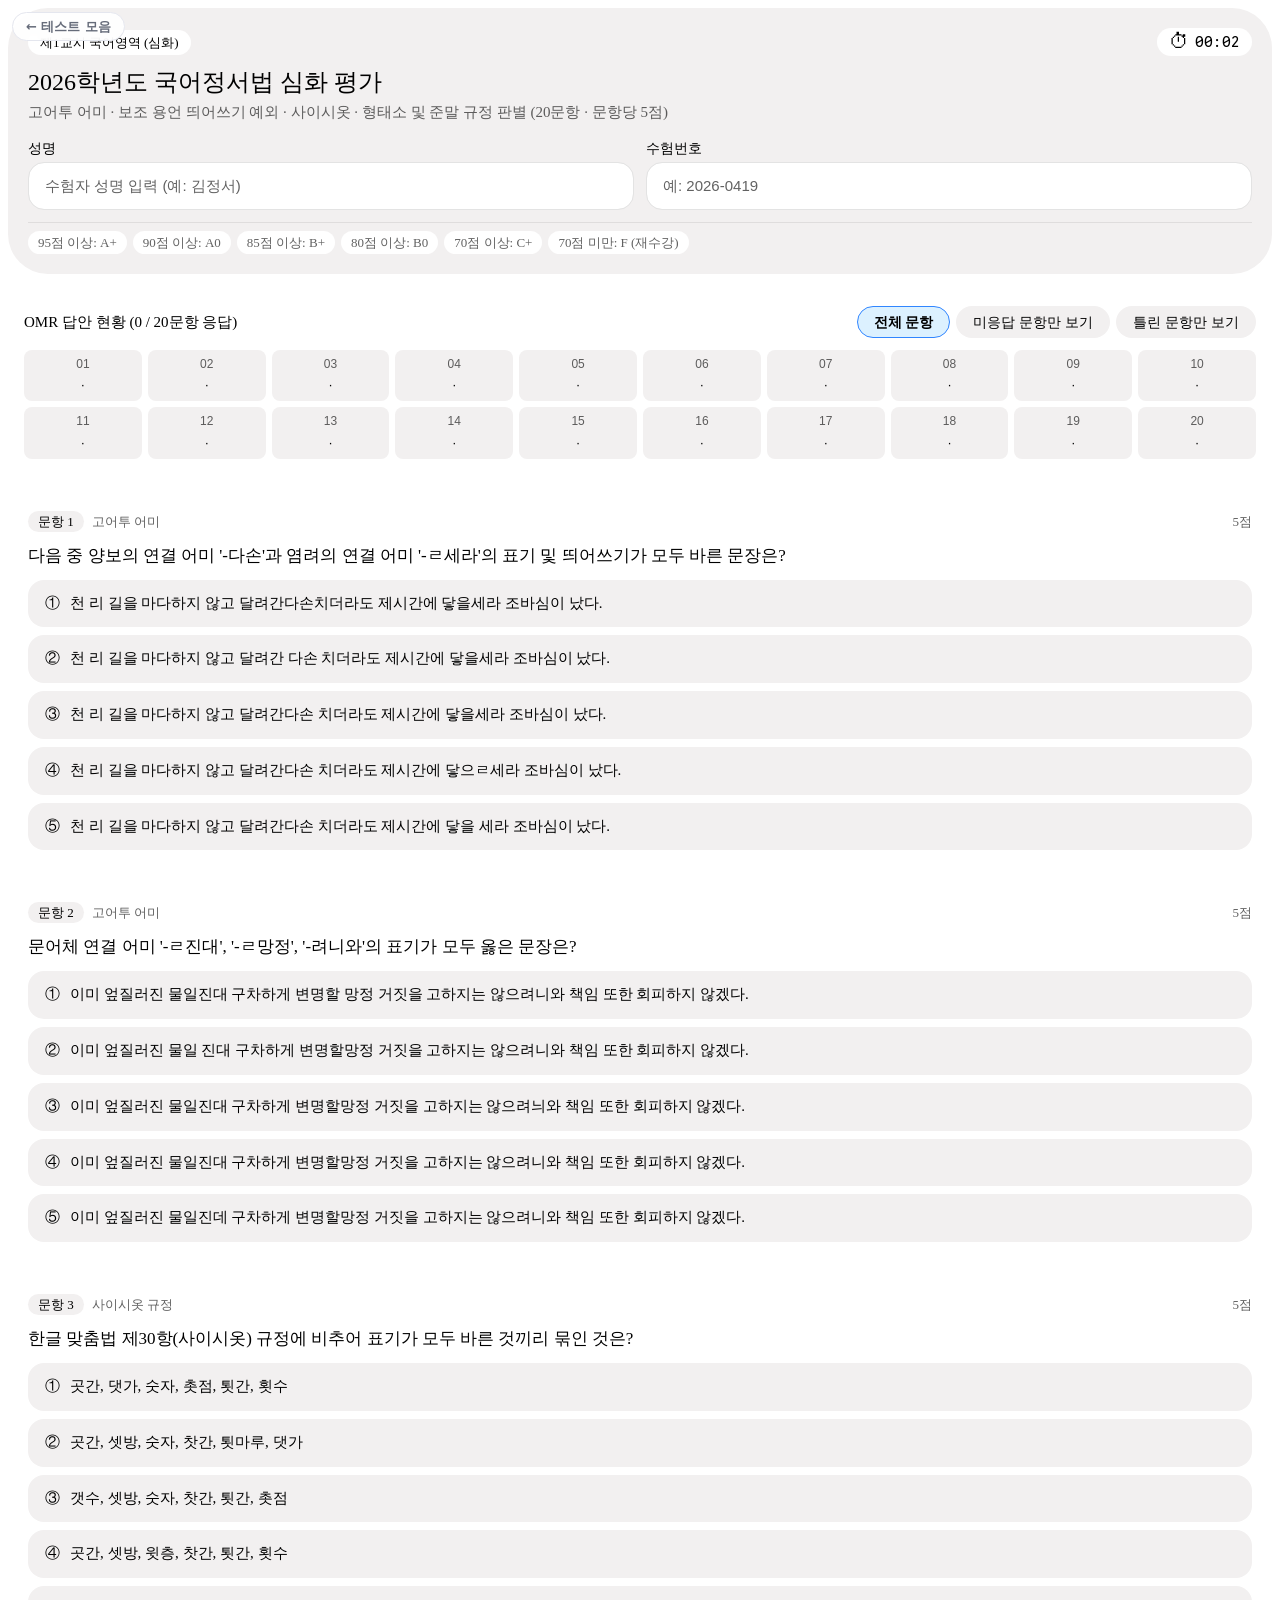
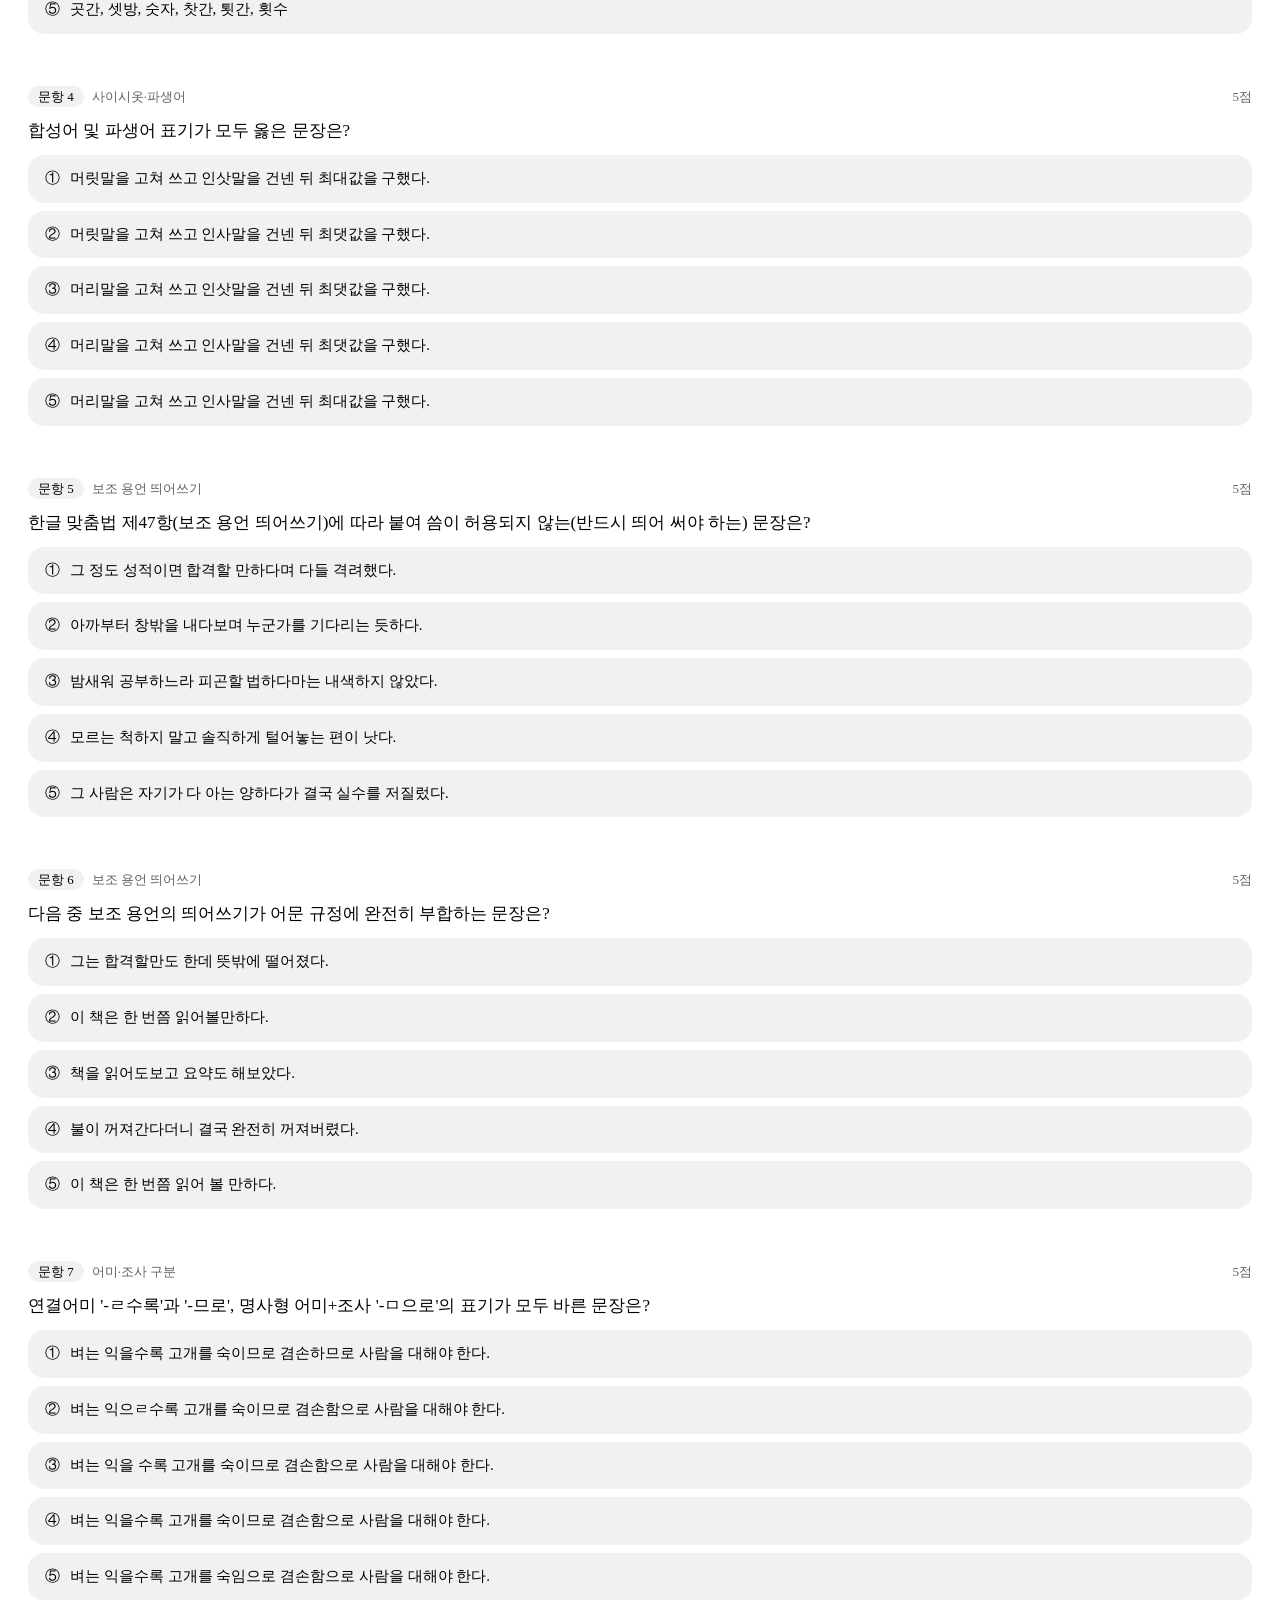
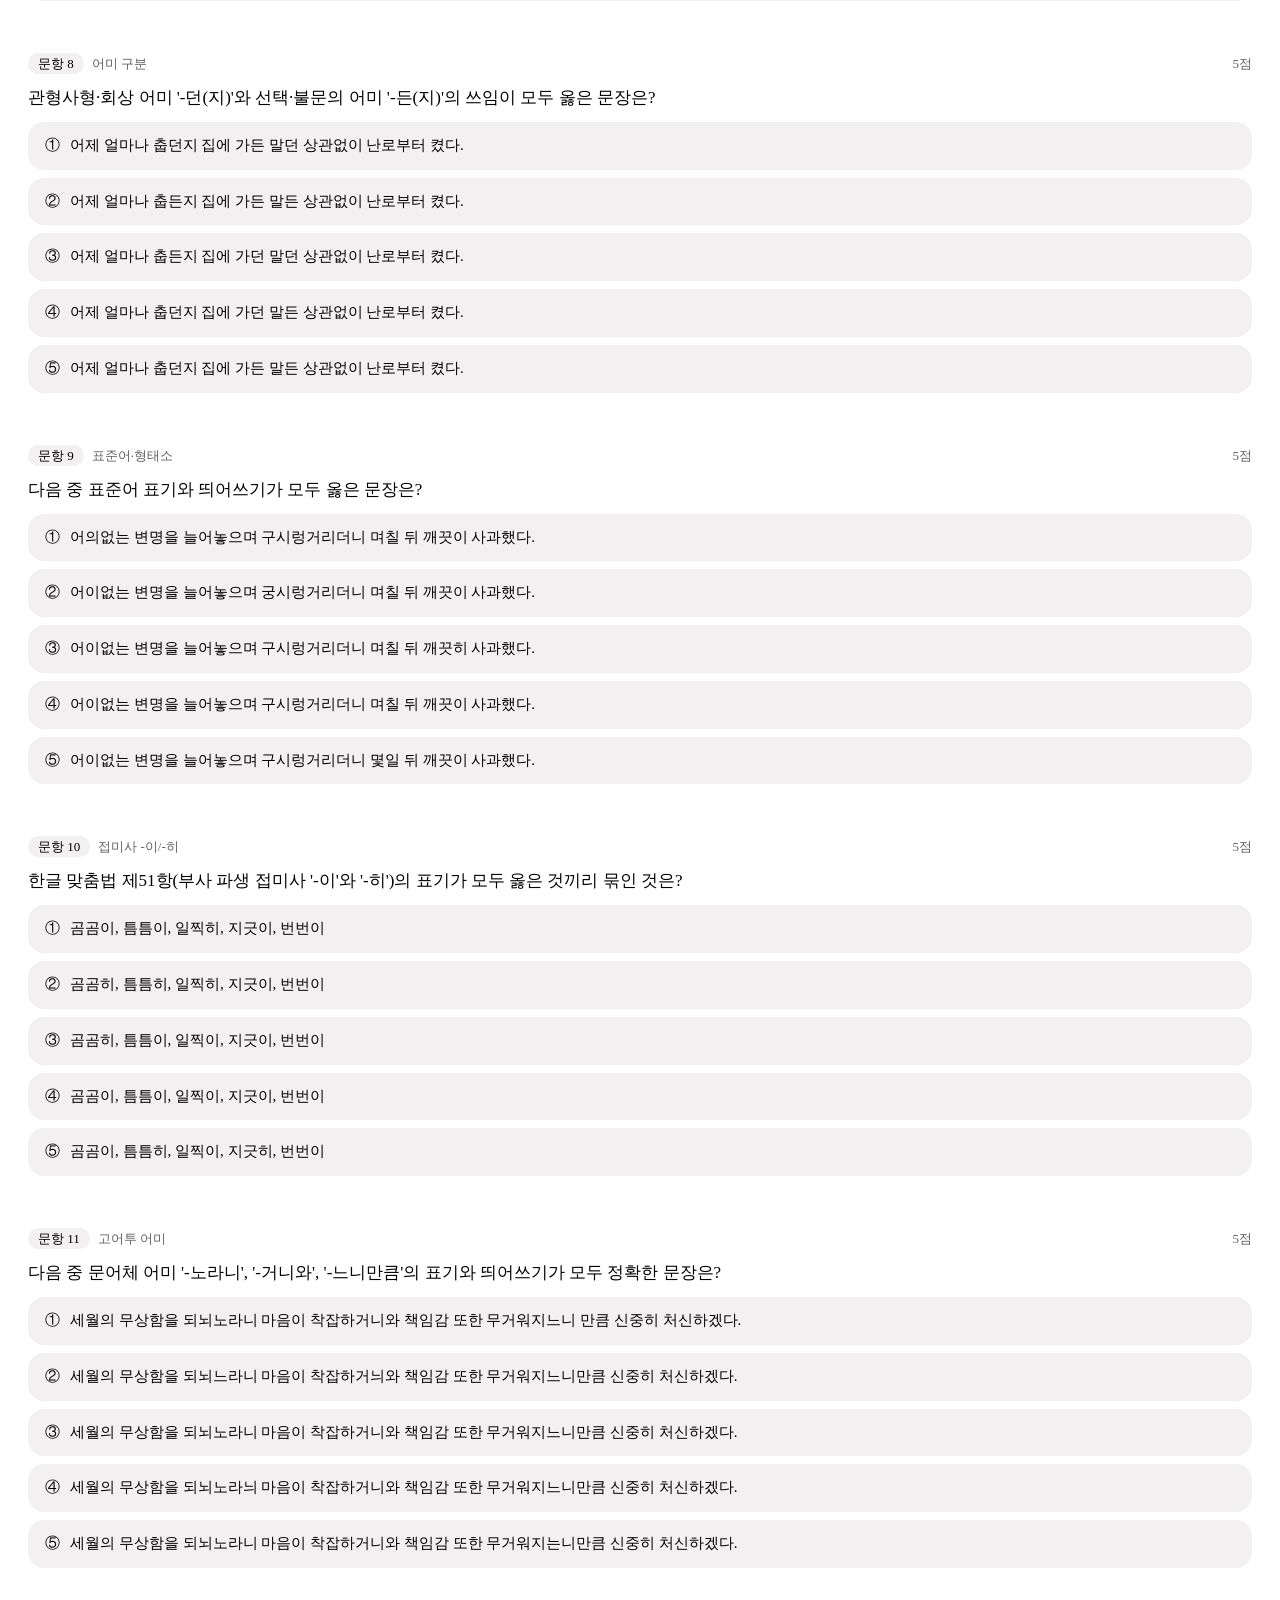
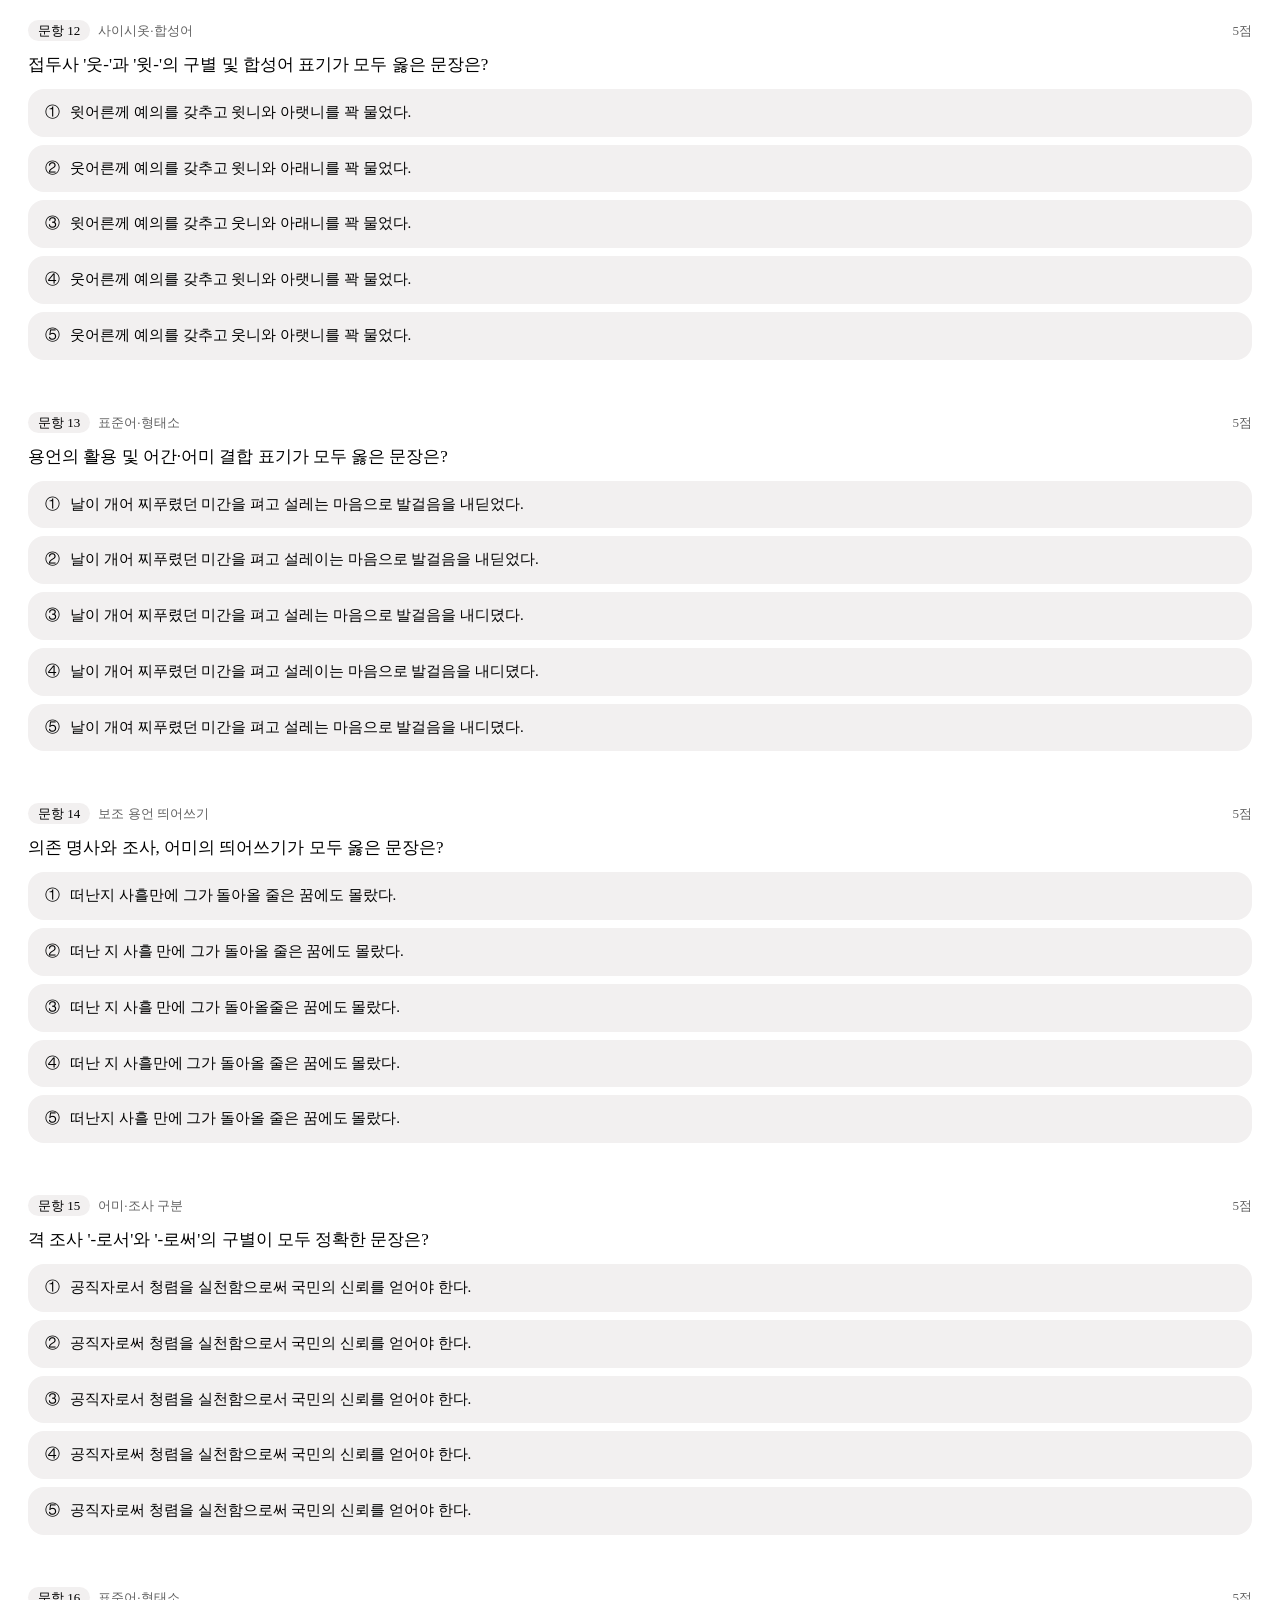
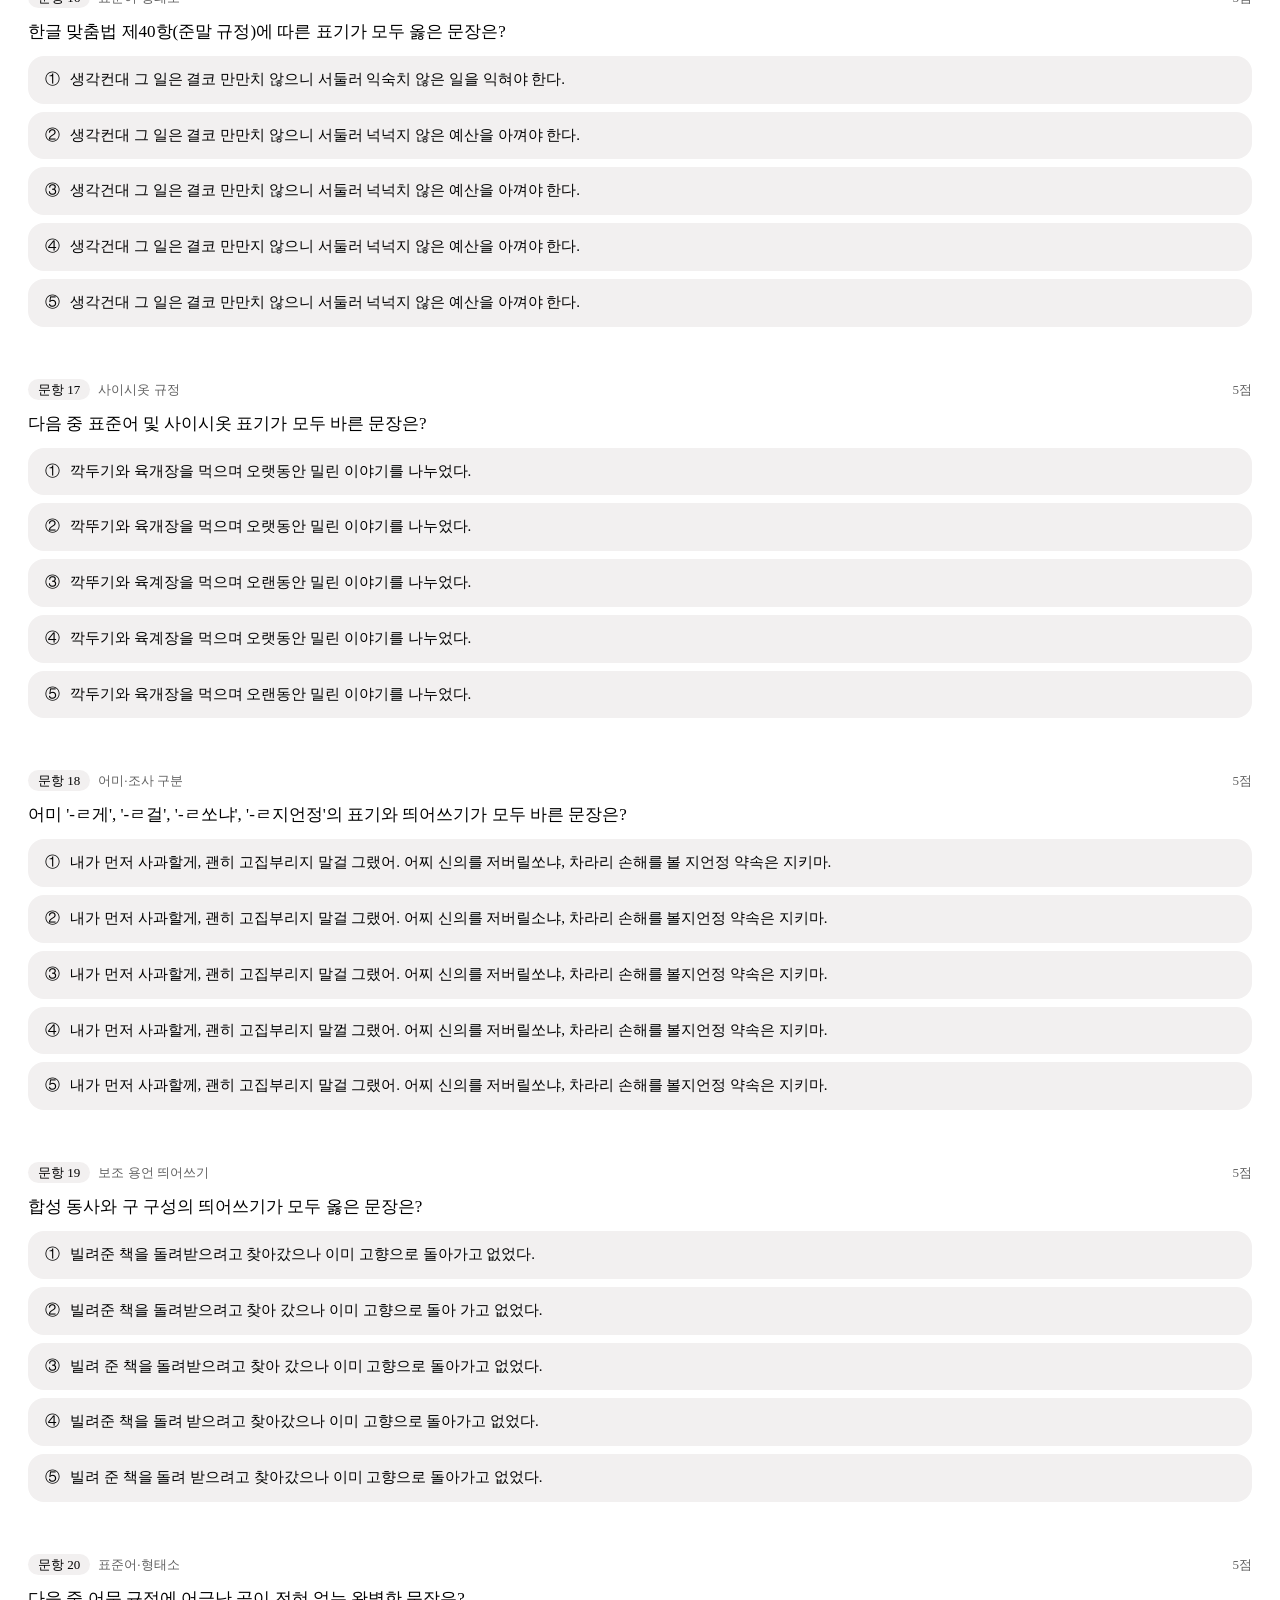
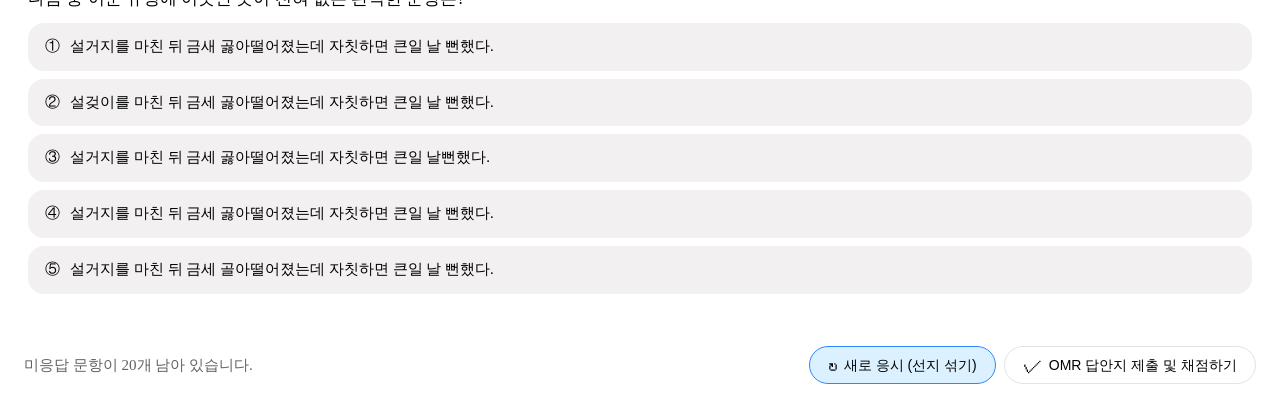
<file: compass/spelling/index.html>
<!DOCTYPE html>
<html lang="ko">
<head>
<script id="lumi-getcssvar">
window.getCssVar = window.getCssVar || function(name, fallback) {
  try {
    var v = getComputedStyle(document.documentElement).getPropertyValue(name).trim();
    return v || fallback || '';
  } catch (e) { return fallback || ''; }
};
</script>

<script id="lumi-chart-guard">
(function() {
  if (window.__lumiChartGuard) return;
  window.__lumiChartGuard = true;
  var fixData = function(data, opts) {
    if (!data || !Array.isArray(data.datasets)) return;
    var topP = opts && opts.parsing;
    if (topP && typeof topP === 'object' && (topP.xAxisKey || topP.yAxisKey)) return;
    var labels = Array.isArray(data.labels) ? data.labels : null;
    data.datasets.forEach(function(ds) {
      if (!ds || !Array.isArray(ds.data) || !ds.data.length) return;
      var dp = ds.parsing;
      if (dp && typeof dp === 'object' && (dp.xAxisKey || dp.yAxisKey)) return;
      var hasXY = false, hasNull = false;
      for (var i = 0; i < ds.data.length; i++) {
        var pt = ds.data[i];
        if (pt == null) hasNull = true;
        else if (typeof pt === 'object' && !Array.isArray(pt) &&
                 ('x' in pt || 'y' in pt)) hasXY = true;
      }
      if (!hasXY || !hasNull) return;
      var repl = function(pt, i) {
        if (pt != null) return pt;
        var lv = labels && i < labels.length ? labels[i] : NaN;
        var xv = (typeof lv === 'number' || typeof lv === 'string') ? lv : NaN;
        return {x: xv, y: null};
      };
      if (Object.isFrozen && Object.isFrozen(ds.data)) {
        ds.data = ds.data.map(repl);
      } else {
        for (var j = 0; j < ds.data.length; j++) {
          if (ds.data[j] == null) ds.data[j] = repl(null, j);
        }
      }
    });
  };
  var wrap = function(C) {
    if (!C) return C;
    if (C.__lumiGuardProxy) return C.__lumiGuardProxy;
    if (C.__lumiIsGuardProxy) return C;
    if (!C.__lumiDataGuard && C.prototype && typeof C.prototype.update === 'function') {
      var ou = C.prototype.update;
      C.prototype.update = function() {
        try { fixData(this && this.data, this && this.options); } catch (e) {}
        return ou.apply(this, arguments);
      };
      C.__lumiDataGuard = true;
    }
    if (typeof Proxy === 'function' && typeof C === 'function') {
      try {
        var px = new Proxy(C, {
          construct: function(T, args, NT) {
            try {
              var cfg = args && args[1];
              if (cfg && typeof cfg === 'object') fixData(cfg.data, cfg.options);
            } catch (e) {}
            return Reflect.construct(T, args, NT);
          }
        });
        Object.defineProperty(C, '__lumiGuardProxy', {value: px});
        Object.defineProperty(px, '__lumiIsGuardProxy', {value: true});
        return px;
      } catch (e) {}
    }
    return C;
  };
  window.__lumiWrapChart = wrap;
  try {
    var cur = wrap(window.Chart);
    Object.defineProperty(window, 'Chart', {
      configurable: true, enumerable: true,
      get: function() { return cur; },
      set: function(v) { cur = wrap(v); }
    });
  } catch (e) {}
})();
</script>

<script id="lumi-canvas-guard">
(function() {
  if (window.__lumiCanvasGuard) return;
  window.__lumiCanvasGuard = true;
  var MAX_PX = 4096, MIN_FONT_PX = 12;
  try {
    var CP = HTMLCanvasElement.prototype;
    var BOX = {width: 'clientWidth', height: 'clientHeight'}, D = {};
    Object.keys(BOX).forEach(function(p) {
      D[p] = Object.getOwnPropertyDescriptor(CP, p);
    });
    var tracking = function(el, p) {
      var box = el[BOX[p]];
      return !el.style[p] && box > 0 && box === D[p].get.call(el) &&
          box === el['__lumiLast' + p];
    };
    var MAX = {width: 'maxWidth', height: 'maxHeight'};
    var PAD = {width: ['paddingLeft', 'paddingRight'],
               height: ['paddingTop', 'paddingBottom']};
    var avail = function(el, p) {
      var pe = el.parentElement;
      if (!pe) return 0;
      var cs = getComputedStyle(pe);
      return pe[BOX[p]] - parseFloat(cs[PAD[p][0]]) -
          parseFloat(cs[PAD[p][1]]);
    };
    Object.keys(BOX).forEach(function(p) {
      var d = D[p];
      if (!d || !d.set || !d.get) return;
      Object.defineProperty(CP, p, {
        configurable: true, enumerable: d.enumerable, get: d.get,
        set: function(v) {
          var n = +v, box = this[BOX[p]];
          if (n > MAX_PX) n = MAX_PX;
          if (n > box && tracking(this, p)) {
            var el = this, pins = {};
            Object.keys(BOX).forEach(function(q) {
              if (tracking(el, q)) pins[q] = avail(el, q) ||
                  el['__lumiBox' + q];
            });
            Object.keys(pins).forEach(function(q) {
              el.style[q] = '100%';
              el.style[MAX[q]] = pins[q] + 'px';
            });
            n = box;
          }
          this['__lumiBox' + p] = box;
          this['__lumiLast' + p] = n;
          d.set.call(this, isNaN(n) ? v : n);
        }
      });
    });
  } catch (e) {}
  try {
    var XP = CanvasRenderingContext2D.prototype;
    var px = /(\d*\.?\d+)px/;
    var floorFont = function(ctx) {
      var f = ctx.font, m = px.exec(f);
      if (m && +m[1] >= 4 && +m[1] < MIN_FONT_PX) ctx.font = f.replace(px, MIN_FONT_PX + 'px');
    };
    ['fillText', 'strokeText', 'measureText'].forEach(function(k) {
      var o = XP[k];
      if (typeof o !== 'function') return;
      XP[k] = function() { floorFont(this); return o.apply(this, arguments); };
    });
  } catch (e) {}
})();
</script>

<style id="lumi-runtime">
/* luminous.css */
/*
 * Luminous runtime stylesheet — injected once into every generated widget's
 * <head> by the C++ widget agent (id="lumi-runtime"). Single Source of Truth
 * for ALL design tokens and pre-baked .lumi-* component classes. The SI prompts
 * (design.md / html_generation.jinja2 / chart.jinja2) must NOT re-declare these
 * tokens or component CSS; they only reference them.
 *
 * Sections:
 *   1. Web fonts (Google Sans Flex + Google Sans Code)
 *   2. Light token :root (from previewer tokens.css, verbatim)
 *   3. Dark token overrides — REMAPPED to :root so canvas/D3 readers of
 *      getComputedStyle(document.documentElement) resolve dark values (D3).
 *   4. Short diagram/chart aliases (bridge legacy --surface / --chart-N names).
 *   5. In-scope pre-baked .lumi-* component classes.
 */

/* ============================================================
 * 1. WEB FONTS & ICONOGRAPHY
 *    Loads Google Sans Flex, Google Sans Code, and Material Symbols Outlined.
 *    Enforces the dual-class iconography rendering protocol.
 * ============================================================ */
@import url('https://fonts.googleapis.com/css2?family=Google+Sans+Flex:ital,wght@0,300..700;1,300..700&family=Google+Sans+Code:ital,wght,MONO@0,300..700,0..1;1,300..700,0..1&family=Material+Symbols+Outlined:opsz,wght,FILL,GRAD@20..48,100..700,0..1,-50..200&display=swap');

/* Dual-Class Iconography */
.lumi-icon {
  font-family: 'Luminous Symbols', 'Material Symbols Outlined';
  font-weight: normal;
  font-style: normal;
  font-size: 20px;
  line-height: 1;
  letter-spacing: normal;
  text-transform: none;
  display: inline-block;
  white-space: nowrap;
  word-wrap: normal;
  direction: ltr;
  font-feature-settings: 'liga';
  -webkit-font-smoothing: antialiased;
  vertical-align: middle;
}

.material-icon {
  font-family: inherit;
  font-weight: normal;
  font-style: normal;
  font-size: 20px;
  line-height: 1;
  letter-spacing: normal;
  text-transform: none;
  display: inline-block;
  white-space: nowrap;
  word-wrap: normal;
  direction: ltr;
  -webkit-font-smoothing: antialiased;
  vertical-align: middle;
}

/* ============================================================
 * 2. LIGHT TOKENS (:root)
 * ============================================================ */
:root {
  color-scheme: light;
  --body-bg: transparent;
  --ff-sans: 'Google Sans Flex', 'Google Sans Text', 'Google Sans', sans-serif;
  --ff-mono: 'Google Sans Code', 'Google Sans Mono', monospace;

  --lumi-sys-spacing--xxs: 2px;
  --lumi-sys-spacing--xs: 4px;
  --lumi-sys-spacing--s: 8px;
  --lumi-sys-spacing--m: 12px;
  --lumi-sys-spacing--l: 16px;
  --lumi-sys-spacing--xl: 20px;
  --lumi-sys-spacing--xxl: 24px;
  --lumi-sys-spacing--3xl: 28px;
  --lumi-sys-spacing--4xl: 36px;

  --lumi-sys-shape--none: 0px;
  --lumi-sys-shape--extra-small: 4px;
  --lumi-sys-shape--small: 8px;
  --lumi-sys-shape--medium: 12px;
  --lumi-sys-shape--large: 16px;
  --lumi-sys-shape--large-increased: 20px;
  --lumi-sys-shape--large-max: 24px;
  --lumi-sys-shape--xl: 28px;
  --lumi-sys-shape--xl-increased: 32px;
  --lumi-sys-shape--xl-max: 40px;
  --lumi-sys-shape--xxl: 48px;
  --lumi-sys-shape--xxl-increased: 56px;
  --lumi-sys-shape--full: 999px;

  --lumi-sys-elevation--level1: 0 0 20px 0 rgba(0, 0, 0, 0.04);
  --lumi-sys-elevation--level2: 0 0 20px 0 rgba(0, 0, 0, 0.11);

  --lumi-sys-color--surface: #fdfcfc;
  --lumi-sys-color--surface-dim: #f2f0f0;
  --lumi-sys-color--surface-bright: #ffffff;
  --lumi-sys-color--surface-background: #fdfcfc;
  --lumi-sys-color--surface-accent: #9dd2ff;
  --lumi-sys-color--surface-container: #f2f0f0;
  --lumi-sys-color--surface-container-high: #e6e6e6;
  --lumi-sys-color--surface-translucent: rgba(255, 255, 255, 0.88);
  --lumi-sys-color--on-surface: #000000;
  --lumi-sys-color--on-surface-default: #000000;
  --lumi-sys-color--on-surface-variant: rgba(0, 0, 0, 0.62);
  --lumi-sys-color--on-surface-de-emphasis: rgba(0, 0, 0, 0.62);
  --lumi-sys-color--on-surface-low: rgba(0, 0, 0, 0.08);
  --lumi-sys-color--positive: #008052;
  --lumi-sys-color--positive-container: #daf9d4;
  --lumi-sys-color--on-positive-container: #009954;
  --lumi-sys-color--error: #de2d29;
  --lumi-sys-color--error-container: #ffdeec;
  --lumi-sys-color--on-error-container: #de2d29;
  --lumi-sys-color--accent: #9dd2ff;
  --lumi-sys-color--accent-container: #dcf1ff;
  --lumi-sys-color--accent-fixed: #3186ff;
  --lumi-sys-color--primary: #3186ff;
  --lumi-sys-color--on-primary: #ffffff;
  --lumi-sys-color--black: #000000;
  --lumi-sys-color--white: #ffffff;
  --lumi-sys-color--outline: #727676;
  --lumi-sys-color--stroke-default: #e3e3e3;

  /* --- Luminous Typography Tokens: Display (Carbon SSoT) --- */
  --lumi-sys-typography-type-scale--display-l-font-name: 'Google Sans Flex';
  --lumi-sys-typography-type-scale--display-l-font-size: 2.625rem;
  --lumi-sys-typography-type-scale--display-l-line-height: 3rem;
  --lumi-sys-typography-type-scale--display-l-font-tracking: 0rem;
  --lumi-sys-typography-type-scale--display-l-font-weight: 280;
  --lumi-sys-typography-type-scale--display-l-font-wght: 280;
  --lumi-sys-typography-type-scale--display-l-font-width: 100;
  --lumi-sys-typography-type-scale--display-l-font-rond: 100;
  --lumi-sys-typography-type-scale--display-l-opsz: 42;

  --lumi-sys-typography-type-scale--display-m-font-name: 'Google Sans Flex';
  --lumi-sys-typography-type-scale--display-m-font-size: 2.25rem;
  --lumi-sys-typography-type-scale--display-m-line-height: 2.75rem;
  --lumi-sys-typography-type-scale--display-m-font-tracking: 0rem;
  --lumi-sys-typography-type-scale--display-m-font-weight: 320;
  --lumi-sys-typography-type-scale--display-m-font-wght: 320;
  --lumi-sys-typography-type-scale--display-m-font-width: 100;
  --lumi-sys-typography-type-scale--display-m-font-rond: 100;
  --lumi-sys-typography-type-scale--display-m-opsz: 36;

  --lumi-sys-typography-type-scale--display-s-font-name: 'Google Sans Flex';
  --lumi-sys-typography-type-scale--display-s-font-size: 2rem;
  --lumi-sys-typography-type-scale--display-s-line-height: 2.375rem;
  --lumi-sys-typography-type-scale--display-s-font-tracking: 0rem;
  --lumi-sys-typography-type-scale--display-s-font-weight: 360;
  --lumi-sys-typography-type-scale--display-s-font-wght: 360;
  --lumi-sys-typography-type-scale--display-s-font-width: 100;
  --lumi-sys-typography-type-scale--display-s-font-rond: 100;
  --lumi-sys-typography-type-scale--display-s-opsz: 32;

  /* --- Luminous Typography Tokens: Headline (Carbon SSoT) --- */
  --lumi-sys-typography-type-scale--headline-l-font-name: 'Google Sans Flex';
  --lumi-sys-typography-type-scale--headline-l-font-size: 1.75rem;
  --lumi-sys-typography-type-scale--headline-l-line-height: 2.25rem;
  --lumi-sys-typography-type-scale--headline-l-font-tracking: 0rem;
  --lumi-sys-typography-type-scale--headline-l-font-weight: 350;
  --lumi-sys-typography-type-scale--headline-l-font-wght: 350;
  --lumi-sys-typography-type-scale--headline-l-font-width: 100;
  --lumi-sys-typography-type-scale--headline-l-font-rond: 20;
  --lumi-sys-typography-type-scale--headline-l-opsz: 28;

  --lumi-sys-typography-type-scale--headline-m-font-name: 'Google Sans Flex';
  --lumi-sys-typography-type-scale--headline-m-font-size: 1.5rem;
  --lumi-sys-typography-type-scale--headline-m-line-height: 1.75rem;
  --lumi-sys-typography-type-scale--headline-m-font-tracking: 0rem;
  --lumi-sys-typography-type-scale--headline-m-font-weight: 380;
  --lumi-sys-typography-type-scale--headline-m-font-wght: 380;
  --lumi-sys-typography-type-scale--headline-m-font-width: 100;
  --lumi-sys-typography-type-scale--headline-m-font-rond: 20;
  --lumi-sys-typography-type-scale--headline-m-opsz: 24;

  --lumi-sys-typography-type-scale--headline-s-font-name: 'Google Sans Flex';
  --lumi-sys-typography-type-scale--headline-s-font-size: 1.25rem;
  --lumi-sys-typography-type-scale--headline-s-line-height: 1.5rem;
  --lumi-sys-typography-type-scale--headline-s-font-tracking: 0rem;
  --lumi-sys-typography-type-scale--headline-s-font-weight: 470;
  --lumi-sys-typography-type-scale--headline-s-font-wght: 470;
  --lumi-sys-typography-type-scale--headline-s-font-width: 94;
  --lumi-sys-typography-type-scale--headline-s-font-rond: 20;
  --lumi-sys-typography-type-scale--headline-s-opsz: 20;

  /* --- Luminous Typography Tokens: Body (Carbon SSoT) --- */
  --lumi-sys-typography-type-scale--body-l-font-name: 'Google Sans Flex';
  --lumi-sys-typography-type-scale--body-l-font-size: 1.0625rem;
  --lumi-sys-typography-type-scale--body-l-line-height: 1.5rem;
  --lumi-sys-typography-type-scale--body-l-font-tracking: 0rem;
  --lumi-sys-typography-type-scale--body-l-font-weight: 400;
  --lumi-sys-typography-type-scale--body-l-font-wght: 400;
  --lumi-sys-typography-type-scale--body-l-font-width: 92;
  --lumi-sys-typography-type-scale--body-l-font-rond: 0;
  --lumi-sys-typography-type-scale--body-l-opsz: 17;

  --lumi-sys-typography-type-scale--body-m-font-name: 'Google Sans Flex';
  --lumi-sys-typography-type-scale--body-m-font-size: 0.9375rem;
  --lumi-sys-typography-type-scale--body-m-line-height: 1.25rem;
  --lumi-sys-typography-type-scale--body-m-font-tracking: 0rem;
  --lumi-sys-typography-type-scale--body-m-font-weight: 400;
  --lumi-sys-typography-type-scale--body-m-font-wght: 400;
  --lumi-sys-typography-type-scale--body-m-font-width: 92;
  --lumi-sys-typography-type-scale--body-m-font-rond: 0;
  --lumi-sys-typography-type-scale--body-m-opsz: 15;

  --lumi-sys-typography-type-scale--body-s-font-name: 'Google Sans Flex';
  --lumi-sys-typography-type-scale--body-s-font-size: 0.8125rem;
  --lumi-sys-typography-type-scale--body-s-line-height: 1.0625rem;
  --lumi-sys-typography-type-scale--body-s-font-tracking: 0rem;
  --lumi-sys-typography-type-scale--body-s-font-weight: 400;
  --lumi-sys-typography-type-scale--body-s-font-wght: 400;
  --lumi-sys-typography-type-scale--body-s-font-width: 92;
  --lumi-sys-typography-type-scale--body-s-font-rond: 0;
  --lumi-sys-typography-type-scale--body-s-opsz: 13;

  /* --- Luminous Typography Tokens: Label (Carbon SSoT) --- */
  --lumi-sys-typography-type-scale--label-l-font-name: 'Google Sans Flex';
  --lumi-sys-typography-type-scale--label-l-font-size: 1.0625rem;
  --lumi-sys-typography-type-scale--label-l-line-height: 1.5rem;
  --lumi-sys-typography-type-scale--label-l-font-tracking: 0rem;
  --lumi-sys-typography-type-scale--label-l-font-weight: 370;
  --lumi-sys-typography-type-scale--label-l-font-wght: 370;
  --lumi-sys-typography-type-scale--label-l-font-width: 92;
  --lumi-sys-typography-type-scale--label-l-font-rond: 0;
  --lumi-sys-typography-type-scale--label-l-opsz: 17;

  --lumi-sys-typography-type-scale--label-m-font-name: 'Google Sans Flex';
  --lumi-sys-typography-type-scale--label-m-font-size: 0.9375rem;
  --lumi-sys-typography-type-scale--label-m-line-height: 1.25rem;
  --lumi-sys-typography-type-scale--label-m-font-tracking: 0rem;
  --lumi-sys-typography-type-scale--label-m-font-weight: 370;
  --lumi-sys-typography-type-scale--label-m-font-wght: 370;
  --lumi-sys-typography-type-scale--label-m-font-width: 92;
  --lumi-sys-typography-type-scale--label-m-font-rond: 0;
  --lumi-sys-typography-type-scale--label-m-opsz: 15;

  --lumi-sys-typography-type-scale--label-s-font-name: 'Google Sans Flex';
  --lumi-sys-typography-type-scale--label-s-font-size: 0.8125rem;
  --lumi-sys-typography-type-scale--label-s-line-height: 1.25rem;
  --lumi-sys-typography-type-scale--label-s-font-tracking: 0rem;
  --lumi-sys-typography-type-scale--label-s-font-weight: 370;
  --lumi-sys-typography-type-scale--label-s-font-wght: 370;
  --lumi-sys-typography-type-scale--label-s-font-width: 92;
  --lumi-sys-typography-type-scale--label-s-font-rond: 0;
  --lumi-sys-typography-type-scale--label-s-opsz: 13;

  --lumi-sys-opacity-state--hover: 0.08;
  --lumi-sys-opacity-state--focus: 0.08;
  --lumi-sys-opacity-state--pressed: 0.12;
  --lumi-sys-opacity-state--disabled: 0.12;
  --lumi-sys-opacity-state--disabled-label: 0.38;

  --lumi-sys-color--code-background: #000000;
  --lumi-sys-color--code-primary-text: #ffffff;
  --lumi-sys-color--code-blue-text: #4fa0ff;
  --lumi-sys-color--code-green-text: #60d673;
  --lumi-sys-color--code-grey-text: #808080;
  --lumi-sys-color--code-pink-text: #ff96da;
  --lumi-sys-color--code-purple-text: #969dff;
  --lumi-sys-color--code-red-text: #ff5a59;
  --lumi-sys-color--code-yellow-text: #ffdb0f;

  --lumi-sys-color--chart-series-1: #2575fc;
  --lumi-sys-color--chart-series-2: #5b6e9e;
  --lumi-sys-color--chart-series-3: #228a49;
  --lumi-sys-color--chart-series-4: #62991b;
  --lumi-sys-color--chart-series-5: #1e564d;
  --lumi-sys-color--chart-series-6: #526a45;
  --lumi-sys-color--chart-series-7: #2780c4;
  --lumi-sys-color--chart-series-8: #997112;
  --lumi-sys-color--chart-series-9: #705ec2;
  --lumi-sys-color--chart-series-10: #c84288;
}

:root[data-theme="light"] {
  color-scheme: light;
}

/* ============================================================
 * 3. DARK TOKENS  (REMAPPED to :root — Decision D3)
 *    Canvas / Chart.js / D3 read getComputedStyle(document.documentElement);
 *    the theme-sync listener sets data-theme="dark" on <html>, so dark values
 *    MUST live on :root (not scoped to body) to prevent black-chart regressions.
 * ============================================================ */
:root[data-theme="dark"],
:root:not([data-theme="light"]):has(> body.dark-mode),
body.dark-mode,
:root[data-theme="dark"] body {
  color-scheme: dark;
  --body-bg: transparent;
  --lumi-sys-elevation--level1: 0 0 20px 0 rgba(0, 0, 0, 0.28);
  --lumi-sys-elevation--level2: 0 0 20px 0 rgba(0, 0, 0, 0.40);

  --lumi-sys-color--surface: #0f0f0f;
  --lumi-sys-color--surface-dim: #141414;
  --lumi-sys-color--surface-bright: #1c1c1c;
  --lumi-sys-color--surface-background: #0f0f0f;
  --lumi-sys-color--surface-accent: #14204f;
  --lumi-sys-color--surface-container: #141414;
  --lumi-sys-color--surface-container-high: #1c1c1c;
  --lumi-sys-color--surface-translucent: rgba(24, 24, 27, 0.88);
  --lumi-sys-color--on-surface: #e0e0e0;
  --lumi-sys-color--on-surface-default: #e0e0e0;
  --lumi-sys-color--on-surface-variant: rgba(255, 255, 255, 0.55);
  --lumi-sys-color--on-surface-de-emphasis: rgba(255, 255, 255, 0.55);
  --lumi-sys-color--on-surface-low: rgba(255, 255, 255, 0.12);
  --lumi-sys-color--positive: #0ebc5f;
  --lumi-sys-color--positive-container: #002220;
  --lumi-sys-color--on-positive-container: #0ebc5f;
  --lumi-sys-color--error: #ff4c45;
  --lumi-sys-color--error-container: #3c0202;
  --lumi-sys-color--on-error-container: #ff4c45;
  --lumi-sys-color--accent: #1f3b9b;
  --lumi-sys-color--accent-container: #192967;
  --lumi-sys-color--accent-fixed: #3186ff;
  --lumi-sys-color--primary: #9dd2ff;
  --lumi-sys-color--on-primary: #192967;
  --lumi-sys-color--black: #000000;
  --lumi-sys-color--white: #ffffff;
  --lumi-sys-color--outline: #9a9b9c;
  --lumi-sys-color--stroke-default: #2d2f38;

  --lumi-sys-color--code-background: #141414;
  --lumi-sys-color--code-primary-text: #ffffff;
  --lumi-sys-color--code-blue-text: #4fa0ff;
  --lumi-sys-color--code-green-text: #60d673;
  --lumi-sys-color--code-grey-text: #808080;
  --lumi-sys-color--code-pink-text: #ff96da;
  --lumi-sys-color--code-purple-text: #969dff;
  --lumi-sys-color--code-red-text: #ff5a59;
  --lumi-sys-color--code-yellow-text: #ffdb0f;

  --lumi-sys-color--chart-series-1: #9dd2ff;
  --lumi-sys-color--chart-series-2: #96a7d6;
  --lumi-sys-color--chart-series-3: #50e389;
  --lumi-sys-color--chart-series-4: #c8f585;
  --lumi-sys-color--chart-series-5: #f5f2e6;
  --lumi-sys-color--chart-series-6: #dcd8c0;
  --lumi-sys-color--chart-series-7: #82c7ff;
  --lumi-sys-color--chart-series-8: #f5d77f;
  --lumi-sys-color--chart-series-9: #d9ceff;
  --lumi-sys-color--chart-series-10: #ffa6d7;
}

/* ============================================================
 * 3b. OS-LEVEL DARK FALLBACK  (prefers-color-scheme)
 *     A prior refactor introduced this stylesheet and moved the dark tokens onto
 *     :root[data-theme="dark"], but dropped the @media (prefers-color-scheme:
 *     dark) trigger that widgets previously carried in their own <style>.
 *     Inline widgets whose host sends no set-theme / data-theme message therefore
 *     stayed on the light --surface (#fdfcfc), rendering white in dark mode.
 *     Re-apply the dark values on OS dark; an explicit host data-theme="light"
 *     still opts back to light. Keep in sync with the :root[data-theme="dark"]
 *     block above.
 * ============================================================ */
@media (prefers-color-scheme: dark) {
  :root:not([data-theme="light"]) {
    color-scheme: dark;
    --body-bg: transparent;
    --lumi-sys-elevation--level1: 0 0 20px 0 rgba(0, 0, 0, 0.28);
    --lumi-sys-elevation--level2: 0 0 20px 0 rgba(0, 0, 0, 0.40);

    --lumi-sys-color--surface: #0f0f0f;
    --lumi-sys-color--surface-dim: #141414;
    --lumi-sys-color--surface-bright: #1c1c1c;
    --lumi-sys-color--surface-background: #0f0f0f;
    --lumi-sys-color--surface-accent: #14204f;
    --lumi-sys-color--surface-container: #141414;
    --lumi-sys-color--surface-container-high: #1c1c1c;
    --lumi-sys-color--surface-translucent: rgba(24, 24, 27, 0.88);
    --lumi-sys-color--on-surface: #e0e0e0;
    --lumi-sys-color--on-surface-default: #e0e0e0;
    --lumi-sys-color--on-surface-variant: rgba(255, 255, 255, 0.55);
    --lumi-sys-color--on-surface-de-emphasis: rgba(255, 255, 255, 0.55);
    --lumi-sys-color--on-surface-low: rgba(255, 255, 255, 0.12);
    --lumi-sys-color--positive: #0ebc5f;
    --lumi-sys-color--positive-container: #002220;
    --lumi-sys-color--on-positive-container: #0ebc5f;
    --lumi-sys-color--error: #ff4c45;
    --lumi-sys-color--error-container: #3c0202;
    --lumi-sys-color--on-error-container: #ff4c45;
    --lumi-sys-color--accent: #1f3b9b;
    --lumi-sys-color--accent-container: #192967;
    --lumi-sys-color--accent-fixed: #3186ff;
    --lumi-sys-color--primary: #9dd2ff;
    --lumi-sys-color--on-primary: #192967;
    --lumi-sys-color--black: #000000;
    --lumi-sys-color--white: #ffffff;
    --lumi-sys-color--outline: #9a9b9c;
    --lumi-sys-color--stroke-default: #2d2f38;

    --lumi-sys-color--code-background: #141414;
    --lumi-sys-color--code-primary-text: #ffffff;
    --lumi-sys-color--code-blue-text: #4fa0ff;
    --lumi-sys-color--code-green-text: #60d673;
    --lumi-sys-color--code-grey-text: #808080;
    --lumi-sys-color--code-pink-text: #ff96da;
    --lumi-sys-color--code-purple-text: #969dff;
    --lumi-sys-color--code-red-text: #ff5a59;
    --lumi-sys-color--code-yellow-text: #ffdb0f;

    --lumi-sys-color--chart-series-1: #9dd2ff;
    --lumi-sys-color--chart-series-2: #96a7d6;
    --lumi-sys-color--chart-series-3: #50e389;
    --lumi-sys-color--chart-series-4: #c8f585;
    --lumi-sys-color--chart-series-5: #f5f2e6;
    --lumi-sys-color--chart-series-6: #dcd8c0;
    --lumi-sys-color--chart-series-7: #82c7ff;
    --lumi-sys-color--chart-series-8: #f5d77f;
    --lumi-sys-color--chart-series-9: #d9ceff;
    --lumi-sys-color--chart-series-10: #ffa6d7;
  }
}

/* Dark mode slider thumb override */
:root[data-theme="dark"] .lumi-slider::-webkit-slider-thumb,
body.dark-mode .lumi-slider::-webkit-slider-thumb {
  background-image: url("data:image/svg+xml,%3Csvg xmlns='http://www.w3.org/2000/svg' width='32' height='32' viewBox='0 0 32 32'%3E%3Crect x='14' y='6' width='4' height='20' rx='2' fill='%23ffffff'/%3E%3C/svg%3E");
}

@media (prefers-color-scheme: dark) {
  :root:not([data-theme="light"]) .lumi-slider::-webkit-slider-thumb {
    background-image: url("data:image/svg+xml,%3Csvg xmlns='http://www.w3.org/2000/svg' width='32' height='32' viewBox='0 0 32 32'%3E%3Crect x='14' y='6' width='4' height='20' rx='2' fill='%23ffffff'/%3E%3C/svg%3E");
  }
}

/* ============================================================
 * 4. SHORT DIAGRAM / CHART ALIASES
 *    Legacy diagram.md and chart.jinja2 reference short names such as
 *    --surface, --on-surface, --chart-1..10, --primary, --r-full. These MUST
 *    resolve to the canonical --lumi-sys-color--* tokens (which flip in dark
 *    mode) — otherwise every diagram var() falls back to black (historical
 *    mass-regression bug #4). Light-hex fallbacks are a last resort only.
 * ============================================================ */
:root {
  /* surfaces */
  --surface: var(--lumi-sys-color--surface, #fdfcfc);
  --surface-dim: var(--lumi-sys-color--surface-dim, #f2f0f0);
  --surface-bright: var(--lumi-sys-color--surface-bright, #ffffff);
  --surface-container: var(--lumi-sys-color--surface-container, #f2f0f0);
  --surface-container-high: var(--lumi-sys-color--surface-container-high, #e6e6e6);
  --surface-container-lowest: var(--lumi-sys-color--surface, #ffffff);
  --surface-accent: var(--lumi-sys-color--surface-accent, #9dd2ff);
  --surface-translucent: var(--lumi-sys-color--surface-translucent, rgba(255, 255, 255, 0.88));
  --surface-glass: var(--lumi-sys-color--surface-translucent, rgba(255, 255, 255, 0.88));
  /* foreground */
  --on-surface: var(--lumi-sys-color--on-surface, #000000);
  --on-surface-variant: var(--lumi-sys-color--on-surface-variant, rgba(0, 0, 0, 0.62));
  --on-surface-low: var(--lumi-sys-color--on-surface-low, rgba(0, 0, 0, 0.08));
  /* accents / brand */
  --primary: var(--lumi-sys-color--primary, #3186ff);
  --primary-container: var(--lumi-sys-color--accent-container, #dcf1ff);
  --accent: var(--lumi-sys-color--accent, #9dd2ff);
  --accent-container: var(--lumi-sys-color--accent-container, #dcf1ff);
  --accent-fixed: var(--lumi-sys-color--accent-fixed, #3186ff);
  /* status */
  --positive: var(--lumi-sys-color--positive, #008052);
  --positive-container: var(--lumi-sys-color--positive-container, #daf9d4);
  --error: var(--lumi-sys-color--error, #de2d29);
  --error-container: var(--lumi-sys-color--error-container, #ffdeec);
  /* structure */
  --outline: var(--lumi-sys-color--outline, #727676);
  --stroke-default: var(--lumi-sys-color--stroke-default, #e3e3e3);
  /* chart series 1..10 */
  --chart-1: var(--lumi-sys-color--chart-series-1, #2575fc);
  --chart-2: var(--lumi-sys-color--chart-series-2, #5b6e9e);
  --chart-3: var(--lumi-sys-color--chart-series-3, #228a49);
  --chart-4: var(--lumi-sys-color--chart-series-4, #62991b);
  --chart-5: var(--lumi-sys-color--chart-series-5, #1e564d);
  --chart-6: var(--lumi-sys-color--chart-series-6, #526a45);
  --chart-7: var(--lumi-sys-color--chart-series-7, #2780c4);
  --chart-8: var(--lumi-sys-color--chart-series-8, #997112);
  --chart-9: var(--lumi-sys-color--chart-series-9, #705ec2);
  --chart-10: var(--lumi-sys-color--chart-series-10, #c84288);
  /* code palette */
  --code-background: var(--lumi-sys-color--code-background, #000000);
  --code-primary-text: var(--lumi-sys-color--code-primary-text, #ffffff);
  /* spacing shorthands */
  --spacing-xs: var(--lumi-sys-spacing--xs, 4px);
  --spacing-s: var(--lumi-sys-spacing--s, 8px);
  --spacing-m: var(--lumi-sys-spacing--m, 12px);
  --spacing-l: var(--lumi-sys-spacing--l, 16px);
  --spacing-xl: var(--lumi-sys-spacing--xl, 20px);
  /* radius shorthands */
  --r-container: var(--lumi-sys-shape--xl-max, 40px);
  --r-xl: var(--lumi-sys-shape--xl, 28px);
  --r-l: var(--lumi-sys-shape--large-max, 24px);
  --r-m: var(--lumi-sys-shape--large, 16px);
  --r-s: var(--lumi-sys-shape--small, 8px);
  --r-full: var(--lumi-sys-shape--full, 999px);
}

/* ============================================================
 * 5. IN-SCOPE PRE-BAKED COMPONENT CLASSES
 *    Interactive controls + simple display components only (Decision D5).
 *    Complex components (timeline, sequence, stepper, pros-cons, hero, HUD,
 *    hotspot, media grid) are intentionally excluded.
 * ============================================================ */

/* Global font rendering quality + transparent root backdrop.
 * Keep --body-bg transparent in both light and dark modes so inline widgets
 * blend into both desktop (#0f0f0f) and mobile / <960px (#000000) host
 * surfaces. Matching :root color-scheme rules prevent Chromium from painting an
 * opaque white canvas behind transparent dark-mode iframes (b/566242402). */
*, *::before, *::after {
  box-sizing: border-box;
}

html, body {
  background: var(--body-bg, transparent) !important;
  color: var(--on-surface) !important;
  /* Auto-resizing iframe: content grows the frame, never scrolls the document.
   * Model widgets already emit this; declared here as the SSoT default. */
  overflow-y: hidden;
  -webkit-font-smoothing: antialiased;
  -moz-osx-font-smoothing: grayscale;
  font-optical-sizing: auto;
  text-rendering: optimizeLegibility;
}

.widget-container {
  width: 100% !important;
  max-width: 100% !important;
  padding-inline: 0 !important;
  box-sizing: border-box;
}

/* ============================================================
 * SCROLLBAR DISCIPLINE (single source of truth)
 *   Long lists/cards flow and let the iframe auto-resize (see the C++
 *   NeutralizeInnerScroll pass, which removes accidental tiny scroll boxes).
 *   For LEGITIMATE overflow that remains (wide tables, code, pan-containers,
 *   large >=240px viewports) render a slim, theme-aware scrollbar.
 *   One token carries the correct light/dark contrast (the auto-flipped
 *   stroke token is too dark on #0f0f0f), referenced once = SSoT.
 * ============================================================ */
:root { --lumi-scrollbar-thumb: rgba(0, 0, 0, 0.20); }
:root[data-theme="dark"], body.dark-mode { --lumi-scrollbar-thumb: rgba(255, 255, 255, 0.20); }
@media (prefers-color-scheme: dark) {
  :root:not([data-theme="light"]) { --lumi-scrollbar-thumb: rgba(255, 255, 255, 0.20); }
}
* {
  scrollbar-width: thin;
  scrollbar-color: var(--lumi-scrollbar-thumb) transparent;
}
::-webkit-scrollbar { width: 6px; height: 6px; }
::-webkit-scrollbar-track { background: transparent; }
::-webkit-scrollbar-thumb {
  background-color: var(--lumi-scrollbar-thumb);
  border-radius: var(--lumi-sys-shape--full, 999px);
}

/* --- Buttons --- */
/* Universal button fallback (element specificity 0,0,1) — beats `* { padding: 0 }`
   author resets (0,0,0) while still yielding to any author class selector (0,1,0). */
button {
  appearance: none;
  -webkit-appearance: none;
  display: inline-flex;
  align-items: center;
  justify-content: center;
  gap: var(--lumi-sys-spacing--xs, 6px);
  min-height: 36px;
  padding: 6px 16px;
  font-family: var(--ff-sans, 'Google Sans Flex', 'Google Sans', sans-serif);
  font-size: 13px;
  font-weight: 500;
  line-height: 18px;
  color: var(--on-surface, #000000);
  background-color: var(--surface-bright, #ffffff);
  border: 1px solid var(--stroke-default, #e3e3e3);
  border-radius: var(--lumi-sys-shape--full, 999px);
  cursor: pointer;
  user-select: none;
  box-sizing: border-box;
  transition: background-color 0.15s, color 0.15s, border-color 0.15s;
}
button:hover {
  background-color: var(--surface-container-high, #e6e6e6);
}
button.active, button.is-active, button.selected, button.is-selected, button[aria-pressed="true"], button[aria-selected="true"], button[aria-checked="true"] {
  background-color: var(--accent-container, #dcf1ff);
  color: var(--lumi-sys-color--on-surface-default, #000000);
  border-color: var(--lumi-sys-color--primary, #3186ff);
}

.lumi-btn, [class^="lumi-btn-"], [class*=" lumi-btn-"] { display: inline-flex; align-items: center; justify-content: center; gap: var(--lumi-sys-spacing--s, 8px); min-height: 40px; padding: 0px 20px; font-family: var(--ff-sans, 'Google Sans Flex', 'Google Sans', sans-serif); font-size: 14px; font-weight: 500; line-height: 20px; border-radius: var(--lumi-sys-shape--full, 999px); border: 1px solid var(--lumi-sys-color--stroke-default, #e3e3e3); cursor: pointer; user-select: none; transition: background-color 0.15s, color 0.15s, border-color 0.15s, box-shadow 0.15s, transform 0.1s; text-decoration: none; box-sizing: border-box; white-space: nowrap; }
.lumi-btn:active, .lumi-btn.is-pressed, [class^="lumi-btn-"]:active, [class*=" lumi-btn-"]:active { transform: scale(0.98); }
.lumi-btn--tonal, .lumi-btn-tonal, .lumi-btn--secondary, .lumi-btn-secondary, [class^="lumi-btn-"], [class*=" lumi-btn-"] { background-color: var(--lumi-sys-color--surface-bright, #ffffff); color: var(--lumi-sys-color--on-surface-default, #000000); }
.lumi-btn--tonal:hover, .lumi-btn-tonal:hover, .lumi-btn--secondary:hover, .lumi-btn-secondary:hover, [class^="lumi-btn-"]:hover, [class*=" lumi-btn-"]:hover { background-color: var(--lumi-sys-color--surface-container-high, #e6e6e6); }
.lumi-btn--accent, .lumi-btn-accent, .lumi-btn--primary, .lumi-btn-primary { background-color: var(--lumi-sys-color--accent, #9dd2ff); color: var(--lumi-sys-color--on-surface-default, #000000); border-color: transparent; }
.lumi-btn--accent:hover, .lumi-btn-accent:hover, .lumi-btn--primary:hover, .lumi-btn-primary:hover { background-color: var(--lumi-sys-color--accent-container, #dcf1ff); }
.lumi-btn--bright, .lumi-btn-bright { background-color: var(--lumi-sys-color--surface-bright, #ffffff); color: var(--lumi-sys-color--on-surface-default, #000000); border-color: var(--lumi-sys-color--stroke-default, #e3e3e3); box-shadow: none; }
.lumi-btn--bright:hover, .lumi-btn-bright:hover { background-color: var(--lumi-sys-color--surface-container-high, #e6e6e6); }
.lumi-btn--ghost, .lumi-btn-ghost, .lumi-btn--on-surface { background-color: var(--lumi-sys-color--on-surface-low, rgba(0, 0, 0, 0.04)); color: var(--lumi-sys-color--on-surface-default, #000000); border-color: transparent; }
.lumi-btn--ghost:hover, .lumi-btn-ghost:hover, .lumi-btn--on-surface:hover { background-color: var(--lumi-sys-color--on-surface-low, rgba(0, 0, 0, 0.08)); }
.lumi-btn--translucent { background-color: rgba(255, 255, 255, 0.25); backdrop-filter: blur(12px); color: var(--lumi-sys-color--on-surface-default, #000000); border-color: rgba(255, 255, 255, 0.3); }
.lumi-btn--translucent:hover { background-color: rgba(255, 255, 255, 0.35); }
.lumi-btn--small, .lumi-btn-small { min-height: 36px; padding: 0px 16px; font-size: 13px; line-height: 18px; gap: var(--lumi-sys-spacing--xs, 4px); }
.lumi-btn--xsmall, .lumi-btn-xsmall { min-height: 24px; padding: 0px 10px; font-size: 11px; line-height: 16px; gap: 4px; }
/* Toggleable Buttons */
.lumi-btn.is-selected,
.lumi-btn.selected,
.lumi-btn.is-active,
.lumi-btn.active,
.lumi-btn[aria-pressed="true"],
.lumi-btn[aria-selected="true"],
.lumi-btn[aria-checked="true"] {
  background-color: var(--lumi-sys-color--accent-container, #dcf1ff);
  color: var(--lumi-sys-color--on-surface-default, #000000);
  border: 1px solid var(--lumi-sys-color--primary, #3186ff);
  box-shadow: none;
}
.lumi-btn.is-selected:hover,
.lumi-btn.selected:hover,
.lumi-btn.is-active:hover,
.lumi-btn.active:hover,
.lumi-btn[aria-pressed="true"]:hover,
.lumi-btn[aria-selected="true"]:hover,
.lumi-btn[aria-checked="true"]:hover {
  background-color: var(--lumi-sys-color--accent, #9dd2ff);
  color: var(--lumi-sys-color--on-surface-default, #000000);
}
.lumi-btn.is-selected:active,
.lumi-btn.selected:active,
.lumi-btn.is-active:active,
.lumi-btn.active:active,
.lumi-btn[aria-pressed="true"]:active,
.lumi-btn[aria-selected="true"]:active,
.lumi-btn[aria-checked="true"]:active {
  transform: scale(0.98);
}

:root[data-theme="dark"] .lumi-btn.is-selected,
:root[data-theme="dark"] .lumi-btn.selected,
:root[data-theme="dark"] .lumi-btn.is-active,
:root[data-theme="dark"] .lumi-btn.active,
:root[data-theme="dark"] .lumi-btn[aria-pressed="true"],
:root[data-theme="dark"] .lumi-btn[aria-selected="true"],
:root[data-theme="dark"] .lumi-btn[aria-checked="true"],
body.dark-mode .lumi-btn.is-selected,
body.dark-mode .lumi-btn.selected,
body.dark-mode .lumi-btn.is-active,
body.dark-mode .lumi-btn.active,
body.dark-mode .lumi-btn[aria-pressed="true"],
body.dark-mode .lumi-btn[aria-selected="true"],
body.dark-mode .lumi-btn[aria-checked="true"],
.lumi-theme-dark .lumi-btn.is-selected,
.lumi-theme-dark .lumi-btn.selected,
.lumi-theme-dark .lumi-btn.is-active,
.lumi-theme-dark .lumi-btn.active,
.lumi-theme-dark .lumi-btn[aria-pressed="true"],
.lumi-theme-dark .lumi-btn[aria-selected="true"],
.lumi-theme-dark .lumi-btn[aria-checked="true"] {
  background-color: var(--lumi-sys-color--accent-container, #192967);
  color: var(--lumi-sys-color--on-surface-default, #e0e0e0);
  border: 1px solid var(--lumi-sys-color--primary, #9dd2ff);
  box-shadow: none;
}
:root[data-theme="dark"] .lumi-btn.is-selected:hover,
:root[data-theme="dark"] .lumi-btn.selected:hover,
:root[data-theme="dark"] .lumi-btn.is-active:hover,
:root[data-theme="dark"] .lumi-btn.active:hover,
:root[data-theme="dark"] .lumi-btn[aria-pressed="true"]:hover,
:root[data-theme="dark"] .lumi-btn[aria-selected="true"]:hover,
:root[data-theme="dark"] .lumi-btn[aria-checked="true"]:hover,
body.dark-mode .lumi-btn.is-selected:hover,
body.dark-mode .lumi-btn.selected:hover,
body.dark-mode .lumi-btn.is-active:hover,
body.dark-mode .lumi-btn.active:hover,
body.dark-mode .lumi-btn[aria-pressed="true"]:hover,
body.dark-mode .lumi-btn[aria-selected="true"]:hover,
body.dark-mode .lumi-btn[aria-checked="true"]:hover,
.lumi-theme-dark .lumi-btn.is-selected:hover,
.lumi-theme-dark .lumi-btn.selected:hover,
.lumi-theme-dark .lumi-btn.is-active:hover,
.lumi-theme-dark .lumi-btn.active:hover,
.lumi-theme-dark .lumi-btn[aria-pressed="true"]:hover,
.lumi-theme-dark .lumi-btn[aria-selected="true"]:hover,
.lumi-theme-dark .lumi-btn[aria-checked="true"]:hover {
  background-color: var(--lumi-sys-color--accent, #1f3b9b);
  color: var(--lumi-sys-color--on-surface-default, #e0e0e0);
}

/* --- Switch --- */
.lumi-switch { display: inline-flex; align-items: center; gap: var(--lumi-sys-spacing--s, 8px); cursor: pointer; font-family: var(--ff-sans, 'Google Sans Flex', 'Google Sans', sans-serif); font-size: 15px; color: var(--lumi-sys-color--on-surface-default, #000000); user-select: none; }
.lumi-switch input[type="checkbox"] { position: absolute; opacity: 0; width: 0px; height: 0px; pointer-events: none; }
.lumi-switch__track { position: relative; display: inline-flex; align-items: center; width: 52px; height: 32px; background-color: var(--lumi-sys-color--surface-dim, #f2f0f0); border: 2px solid var(--lumi-sys-color--stroke-default, rgba(0, 0, 0, 0.12)); border-radius: var(--lumi-sys-shape--full, 999px); transition: background-color 0.2s, border-color 0.2s; flex-shrink: 0; box-sizing: border-box; }
.lumi-switch__thumb, .lumi-switch__track::after { content: ""; position: absolute; top: 50%; left: 6px; transform: translateY(-50%); width: 16px; height: 16px; border-radius: 50%; background-color: var(--lumi-sys-color--on-surface-variant, #757575); transition: 0.2s cubic-bezier(0.4, 0, 0.2, 1); display: flex; align-items: center; justify-content: center; box-sizing: border-box; }
.lumi-switch input[type="checkbox"]:checked + .lumi-switch__track { background-color: var(--lumi-sys-color--accent-fixed, #3186ff); border-color: transparent; }
.lumi-switch input[type="checkbox"]:checked + .lumi-switch__track .lumi-switch__thumb, .lumi-switch input[type="checkbox"]:checked + .lumi-switch__track::after { left: 22px; width: 24px; height: 24px; background-color: rgb(255, 255, 255); }
.lumi-switch input[type="checkbox"]:disabled + .lumi-switch__track { opacity: var(--lumi-sys-opacity-state--disabled, 0.38); cursor: not-allowed; }
.lumi-switch--small .lumi-switch__track, .lumi-switch--mini .lumi-switch__track { width: 32px; height: 20px; }
.lumi-switch--small .lumi-switch__thumb, .lumi-switch--small .lumi-switch__track::after, .lumi-switch--mini .lumi-switch__thumb, .lumi-switch--mini .lumi-switch__track::after { width: 12px; height: 12px; left: 2px; }
.lumi-switch--small input[type="checkbox"]:checked + .lumi-switch__track .lumi-switch__thumb, .lumi-switch--small input[type="checkbox"]:checked + .lumi-switch__track::after, .lumi-switch--mini input[type="checkbox"]:checked + .lumi-switch__track .lumi-switch__thumb, .lumi-switch--mini input[type="checkbox"]:checked + .lumi-switch__track::after { left: 12px; width: 16px; height: 16px; }

/* --- Checkbox --- */
.lumi-checkbox-label { display: inline-flex; align-items: center; gap: var(--lumi-sys-spacing--s, 8px); cursor: pointer; font-family: var(--ff-sans, 'Google Sans Flex', 'Google Sans', sans-serif); font-size: 15px; color: var(--lumi-sys-color--on-surface-default, #000000); user-select: none; }
.lumi-checkbox-label input[type="checkbox"] { position: absolute; opacity: 0; width: 0px; height: 0px; pointer-events: none; }
.lumi-checkbox { position: relative; width: 24px; height: 24px; border-radius: var(--lumi-sys-shape--small, 8px); border: 2px solid var(--lumi-sys-color--on-surface-variant, rgba(0, 0, 0, 0.62)); background-color: transparent; transition: background-color 0.15s, border-color 0.15s, box-shadow 0.15s; display: flex; align-items: center; justify-content: center; flex-shrink: 0; box-sizing: border-box; }
.lumi-checkbox-label:hover .lumi-checkbox { background-color: var(--lumi-sys-color--on-surface-low, rgba(0, 0, 0, 0.04)); border-color: var(--lumi-sys-color--on-surface-default, #000000); }
.lumi-checkbox-label input[type="checkbox"]:checked ~ .lumi-checkbox, .lumi-checkbox-label input[type="checkbox"]:indeterminate ~ .lumi-checkbox, .lumi-checkbox.is-indeterminate { background-color: var(--lumi-sys-color--on-surface-default, #000000); border-color: transparent; }
.lumi-checkbox .lumi-checkmark { font-size: 18px; line-height: 1; color: var(--lumi-sys-color--surface, #ffffff); fill: var(--lumi-sys-color--surface, #ffffff); display: none; user-select: none; }
.lumi-checkbox-label input[type="checkbox"]:checked ~ .lumi-checkbox .lumi-checkmark, .lumi-checkbox-label input[type="checkbox"]:checked ~ .lumi-checkbox .lumi-checkbox__check { display: block; }
.lumi-checkbox-label input[type="checkbox"]:indeterminate ~ .lumi-checkbox .lumi-checkbox__indeterminate, .lumi-checkbox.is-indeterminate .lumi-checkbox__indeterminate { display: block; }
.lumi-checkbox-label input[type="checkbox"]:disabled ~ .lumi-checkbox, .lumi-checkbox-label input[type="checkbox"]:disabled ~ span { opacity: var(--lumi-sys-opacity-state--disabled, 0.38); cursor: not-allowed; }

/* --- Slider --- */
.lumi-slider-container { display: flex; align-items: center; gap: var(--lumi-sys-spacing--m, 16px); width: 100%; }
.lumi-slider-row { display: flex; flex-direction: column; gap: var(--lumi-sys-spacing--xs, 4px); width: 100%; }
.lumi-slider-label { font-family: var(--ff-sans, 'Google Sans Flex', 'Google Sans', sans-serif); font-size: 15px; font-weight: 400; color: var(--lumi-sys-color--on-surface-default, #000000); white-space: nowrap; overflow: hidden; text-overflow: ellipsis; }
.lumi-slider { appearance: none; width: calc(100% + 28px); margin-left: -14px; margin-right: -14px; height: 40px; background: transparent; cursor: pointer; box-sizing: border-box; }
.lumi-slider:focus { outline: none; }
.lumi-slider::-webkit-slider-runnable-track { height: 4px; --thumb-center: clamp(14px, var(--progress, 50%), calc(100% - 14px)); --active-end: max(14px, calc(var(--thumb-center) - 8px)); background-image: radial-gradient(circle at calc(100% - 18px) center, var(--lumi-sys-color--on-surface-variant, #757575) 2px, transparent 2.5px), linear-gradient( to right, transparent 0, transparent 14px, var(--lumi-sys-color--on-surface-default, #000000) 14px, var(--lumi-sys-color--on-surface-default, #000000) var(--active-end), transparent var(--active-end), transparent calc(var(--thumb-center) + 8px), var(--lumi-sys-color--stroke-default, rgba(0, 0, 0, 0.12)) calc(var(--thumb-center) + 8px), var(--lumi-sys-color--stroke-default, rgba(0, 0, 0, 0.12)) calc(100% - 16px), transparent calc(100% - 16px), transparent 100% ); border-radius: var(--lumi-sys-shape--full, 999px); border-width: medium; border-style: none; border-color: currentcolor; border-image: none; }
.lumi-slider[style*="--progress-ratio"]::-webkit-slider-runnable-track { --thumb-center: calc(14px + (100% - 28px) * var(--progress-ratio, 0.5)); --active-end: calc(var(--thumb-center) - 8px + var(--progress-ratio, 0.5) * 6px); }
@supports (left: calc(1px * (50% / 100%))) { .lumi-slider::-webkit-slider-runnable-track, .lumi-slider[style*="--progress-ratio"]::-webkit-slider-runnable-track { --thumb-center: calc(14px + (100% - 28px) * (var(--progress, 50%) / 100%)); --active-end: calc(var(--thumb-center) - 8px + (var(--progress, 50%) / 100%) * 6px); } }
.lumi-slider::-webkit-slider-thumb { appearance: none; width: 32px; height: 32px; border-radius: 50%; background-color: transparent; background-image: url("data:image/svg+xml,%3Csvg xmlns='http://www.w3.org/2000/svg' width='32' height='32' viewBox='0 0 32 32'%3E%3Crect x='14' y='6' width='4' height='20' rx='2' fill='%23000000'/%3E%3C/svg%3E"); background-size: 32px 32px; background-repeat: no-repeat; background-position: center center; border-width: medium; border-style: none; border-color: currentcolor; border-image: none; box-sizing: border-box; margin-top: -14px; cursor: pointer; transition: background-color 0.15s; }
.lumi-slider:hover::-webkit-slider-thumb { background-color: var(--lumi-sys-color--on-surface-low, rgba(0, 0, 0, 0.08)); }
.lumi-slider:active::-webkit-slider-thumb { background-color: var(--lumi-sys-color--on-surface-low, rgba(0, 0, 0, 0.12)); }
.lumi-slider:disabled { opacity: var(--lumi-sys-opacity-state--disabled, 0.38); cursor: not-allowed; }
.lumi-slider:disabled::-webkit-slider-thumb { cursor: not-allowed; box-shadow: none; }
.lumi-slider-value { display: flex; align-items: center; justify-content: center; min-width: 64px; height: 40px; padding: 0px 12px; background-color: var(--lumi-sys-color--surface-dim, #f2f0f0); border-radius: var(--lumi-sys-shape--medium, 16px); font-family: var(--ff-sans, 'Google Sans Flex', sans-serif); font-size: 15px; line-height: 20px; font-weight: 540; font-variation-settings: "wght" 540, "wdth" 92, "opsz" 15; font-variant-numeric: tabular-nums; color: var(--lumi-sys-color--on-surface-default, #000000); flex-shrink: 0; box-sizing: border-box; }

/* --- Text input --- */
.lumi-input-group { display: flex; flex-direction: column; gap: var(--lumi-sys-spacing--xs, 4px); width: 100%; }
.lumi-input-label { font-family: var(--ff-sans, 'Google Sans Flex', 'Google Sans', sans-serif); font-size: 14px; font-weight: 500; line-height: 20px; color: var(--lumi-sys-color--on-surface-default, #000000); }
.lumi-input { appearance: none; width: 100%; min-height: 48px; padding: 0px 16px; font-family: var(--ff-sans, 'Google Sans Flex', 'Google Sans', sans-serif); font-size: 15px; font-weight: 400; line-height: 22px; color: var(--lumi-sys-color--on-surface-default, #000000); background-color: var(--lumi-sys-color--surface-bright, #ffffff); border: 1px solid var(--lumi-sys-color--stroke-default, rgba(0, 0, 0, 0.12)); border-radius: var(--lumi-sys-shape--large, 16px); background-clip: padding-box; outline: none; box-sizing: border-box; transition: border-color 0.15s, box-shadow 0.15s, background-color 0.15s; }
.lumi-input::placeholder { color: var(--lumi-sys-color--on-surface-variant, rgba(0, 0, 0, 0.62)); }
.lumi-input:hover { border-color: var(--lumi-sys-color--on-surface-default, #000000); }
.lumi-input:focus, .lumi-input:focus-visible { border-color: var(--lumi-sys-color--accent-fixed, #3186ff); box-shadow: 0 0 0 2px var(--lumi-sys-color--accent-container, rgba(49, 134, 255, 0.25)); }
textarea.lumi-input, .lumi-input--area { min-height: 100px; padding: 12px 16px; resize: vertical; line-height: 22px; }
.lumi-input.is-error, .lumi-input-group.is-error .lumi-input { border-color: var(--lumi-sys-color--error, #ff4c45); }
.lumi-input-helper { font-family: var(--ff-sans, 'Google Sans Flex', 'Google Sans', sans-serif); font-size: 12px; line-height: 16px; color: var(--lumi-sys-color--on-surface-variant, rgba(0, 0, 0, 0.62)); }
.lumi-input-group.is-error .lumi-input-helper, .lumi-input-helper--error { color: var(--lumi-sys-color--error, #ff4c45); }
.lumi-input:disabled, .lumi-input.is-disabled { opacity: var(--lumi-sys-opacity-state--disabled, 0.38); background-color: var(--lumi-sys-color--surface-dim, #f2f0f0); cursor: not-allowed; }

/* --- Focus ring --- */
:focus-visible { outline: 2px solid var(--lumi-sys-color--on-surface-default, #000000) !important; outline-offset: 2px !important; box-shadow: none !important; }
.lumi-btn:focus-visible, .lumi-switch input[type="checkbox"]:focus-visible + .lumi-switch__track, .lumi-checkbox-label input[type="checkbox"]:focus-visible ~ .lumi-checkbox, .lumi-slider:focus-visible::-webkit-slider-thumb, .lumi-input:focus-visible { outline: 2px solid var(--lumi-sys-color--on-surface-default, #000000); outline-offset: 2px; box-shadow: none; }
[role="application"]:focus-visible, [aria-roledescription*="chart"]:focus-visible { outline: 2px solid var(--lumi-sys-color--primary, #3186ff) !important; outline-offset: 4px !important; }

/* --- Typography: Display / Headline / Body / Label --- */
.lumi-display-l { font-family: var(--lumi-sys-typography-type-scale--display-l-font-name, 'Google Sans Flex', sans-serif); font-size: var(--lumi-sys-typography-type-scale--display-l-font-size, 2.625rem); line-height: var(--lumi-sys-typography-type-scale--display-l-line-height, 3rem); letter-spacing: var(--lumi-sys-typography-type-scale--display-l-font-tracking, 0rem); font-weight: var(--lumi-sys-typography-type-scale--display-l-font-weight, 280); font-variation-settings: "wght" 280, "wdth" 100, "opsz" 42, "ROND" 100; }
.lumi-display-l-emphasized { font-family: var(--lumi-sys-typography-type-scale--display-l-font-name, 'Google Sans Flex', sans-serif); font-size: var(--lumi-sys-typography-type-scale--display-l-font-size, 2.625rem); line-height: var(--lumi-sys-typography-type-scale--display-l-line-height, 3rem); letter-spacing: var(--lumi-sys-typography-type-scale--display-l-font-tracking, 0rem); font-weight: var(--lumi-sys-typography-type-scale--display-l-font-weight, 280); font-variation-settings: "wght" 280, "wdth" 100, "opsz" 42, "ROND" 100; }
.lumi-display-m { font-family: var(--lumi-sys-typography-type-scale--display-m-font-name, 'Google Sans Flex', sans-serif); font-size: var(--lumi-sys-typography-type-scale--display-m-font-size, 2.25rem); line-height: var(--lumi-sys-typography-type-scale--display-m-line-height, 2.75rem); letter-spacing: var(--lumi-sys-typography-type-scale--display-m-font-tracking, 0rem); font-weight: var(--lumi-sys-typography-type-scale--display-m-font-weight, 320); font-variation-settings: "wght" 320, "wdth" 100, "opsz" 36, "ROND" 100; }
.lumi-display-m-emphasized { font-family: var(--lumi-sys-typography-type-scale--display-m-font-name, 'Google Sans Flex', sans-serif); font-size: var(--lumi-sys-typography-type-scale--display-m-font-size, 2.25rem); line-height: var(--lumi-sys-typography-type-scale--display-m-line-height, 2.75rem); letter-spacing: var(--lumi-sys-typography-type-scale--display-m-font-tracking, 0rem); font-weight: var(--lumi-sys-typography-type-scale--display-m-font-weight, 320); font-variation-settings: "wght" 320, "wdth" 100, "opsz" 36, "ROND" 100; }
.lumi-display-s { font-family: var(--lumi-sys-typography-type-scale--display-s-font-name, 'Google Sans Flex', sans-serif); font-size: var(--lumi-sys-typography-type-scale--display-s-font-size, 2rem); line-height: var(--lumi-sys-typography-type-scale--display-s-line-height, 2.375rem); letter-spacing: var(--lumi-sys-typography-type-scale--display-s-font-tracking, 0rem); font-weight: var(--lumi-sys-typography-type-scale--display-s-font-weight, 360); font-variation-settings: "wght" 360, "wdth" 100, "opsz" 32, "ROND" 100; }
.lumi-display-s-emphasized { font-family: var(--lumi-sys-typography-type-scale--display-s-font-name, 'Google Sans Flex', sans-serif); font-size: var(--lumi-sys-typography-type-scale--display-s-font-size, 2rem); line-height: var(--lumi-sys-typography-type-scale--display-s-line-height, 2.375rem); letter-spacing: var(--lumi-sys-typography-type-scale--display-s-font-tracking, 0rem); font-weight: var(--lumi-sys-typography-type-scale--display-s-font-weight, 360); font-variation-settings: "wght" 360, "wdth" 100, "opsz" 32, "ROND" 100; }
.lumi-headline-l { font-family: var(--lumi-sys-typography-type-scale--headline-l-font-name, 'Google Sans Flex', sans-serif); font-size: var(--lumi-sys-typography-type-scale--headline-l-font-size, 1.75rem); line-height: var(--lumi-sys-typography-type-scale--headline-l-line-height, 2.25rem); letter-spacing: var(--lumi-sys-typography-type-scale--headline-l-font-tracking, 0rem); font-weight: var(--lumi-sys-typography-type-scale--headline-l-font-weight, 350); font-variation-settings: "wght" 350, "wdth" 100, "opsz" 28, "ROND" 20; }
.lumi-headline-l-emphasized { font-family: var(--lumi-sys-typography-type-scale--headline-l-font-name, 'Google Sans Flex', sans-serif); font-size: var(--lumi-sys-typography-type-scale--headline-l-font-size, 1.75rem); line-height: var(--lumi-sys-typography-type-scale--headline-l-line-height, 2.25rem); letter-spacing: var(--lumi-sys-typography-type-scale--headline-l-font-tracking, 0rem); font-weight: var(--lumi-sys-typography-type-scale--headline-l-font-weight, 350); font-variation-settings: "wght" 350, "wdth" 100, "opsz" 28, "ROND" 20; }
.lumi-headline-m { font-family: var(--lumi-sys-typography-type-scale--headline-m-font-name, 'Google Sans Flex', sans-serif); font-size: var(--lumi-sys-typography-type-scale--headline-m-font-size, 1.5rem); line-height: var(--lumi-sys-typography-type-scale--headline-m-line-height, 1.75rem); letter-spacing: var(--lumi-sys-typography-type-scale--headline-m-font-tracking, 0rem); font-weight: var(--lumi-sys-typography-type-scale--headline-m-font-weight, 380); font-variation-settings: "wght" 380, "wdth" 100, "opsz" 24, "ROND" 20; }
.lumi-headline-m-emphasized { font-family: var(--lumi-sys-typography-type-scale--headline-m-font-name, 'Google Sans Flex', sans-serif); font-size: var(--lumi-sys-typography-type-scale--headline-m-font-size, 1.5rem); line-height: var(--lumi-sys-typography-type-scale--headline-m-line-height, 1.75rem); letter-spacing: var(--lumi-sys-typography-type-scale--headline-m-font-tracking, 0rem); font-weight: var(--lumi-sys-typography-type-scale--headline-m-font-weight, 380); font-variation-settings: "wght" 380, "wdth" 100, "opsz" 24, "ROND" 20; }
.lumi-headline-s { font-family: var(--lumi-sys-typography-type-scale--headline-s-font-name, 'Google Sans Flex', sans-serif); font-size: var(--lumi-sys-typography-type-scale--headline-s-font-size, 1.25rem); line-height: var(--lumi-sys-typography-type-scale--headline-s-line-height, 1.5rem); letter-spacing: var(--lumi-sys-typography-type-scale--headline-s-font-tracking, 0rem); font-weight: var(--lumi-sys-typography-type-scale--headline-s-font-weight, 470); font-variation-settings: "wght" 470, "wdth" 94, "opsz" 20, "ROND" 20; }
.lumi-headline-s-emphasized { font-family: var(--lumi-sys-typography-type-scale--headline-s-font-name, 'Google Sans Flex', sans-serif); font-size: var(--lumi-sys-typography-type-scale--headline-s-font-size, 1.25rem); line-height: var(--lumi-sys-typography-type-scale--headline-s-line-height, 1.5rem); letter-spacing: var(--lumi-sys-typography-type-scale--headline-s-font-tracking, 0rem); font-weight: var(--lumi-sys-typography-type-scale--headline-s-font-weight, 470); font-variation-settings: "wght" 470, "wdth" 94, "opsz" 20, "ROND" 20; }
.lumi-body-l { font-family: var(--lumi-sys-typography-type-scale--body-l-font-name, 'Google Sans Flex', sans-serif); font-size: var(--lumi-sys-typography-type-scale--body-l-font-size, 1.0625rem); line-height: var(--lumi-sys-typography-type-scale--body-l-line-height, 1.5rem); letter-spacing: var(--lumi-sys-typography-type-scale--body-l-font-tracking, 0rem); font-weight: var(--lumi-sys-typography-type-scale--body-l-font-weight, 400); font-variation-settings: "wght" 400, "wdth" 92, "opsz" 17; }
.lumi-body-l-emphasized { font-family: var(--lumi-sys-typography-type-scale--body-l-font-name, 'Google Sans Flex', sans-serif); font-size: var(--lumi-sys-typography-type-scale--body-l-font-size, 1.0625rem); line-height: var(--lumi-sys-typography-type-scale--body-l-line-height, 1.5rem); letter-spacing: var(--lumi-sys-typography-type-scale--body-l-font-tracking, 0rem); font-weight: 540; font-variation-settings: "wght" 540, "wdth" 92, "opsz" 17; font-variant-numeric: tabular-nums; }
.lumi-body-m { font-family: var(--lumi-sys-typography-type-scale--body-m-font-name, 'Google Sans Flex', sans-serif); font-size: var(--lumi-sys-typography-type-scale--body-m-font-size, 0.9375rem); line-height: var(--lumi-sys-typography-type-scale--body-m-line-height, 1.25rem); letter-spacing: var(--lumi-sys-typography-type-scale--body-m-font-tracking, 0rem); font-weight: var(--lumi-sys-typography-type-scale--body-m-font-weight, 400); font-variation-settings: "wght" 400, "wdth" 92, "opsz" 15; }
.lumi-body-m-emphasized { font-family: var(--lumi-sys-typography-type-scale--body-m-font-name, 'Google Sans Flex', sans-serif); font-size: var(--lumi-sys-typography-type-scale--body-m-font-size, 0.9375rem); line-height: var(--lumi-sys-typography-type-scale--body-m-line-height, 1.25rem); letter-spacing: var(--lumi-sys-typography-type-scale--body-m-font-tracking, 0rem); font-weight: 540; font-variation-settings: "wght" 540, "wdth" 92, "opsz" 15; font-variant-numeric: tabular-nums; }
.lumi-body-s { font-family: var(--lumi-sys-typography-type-scale--body-s-font-name, 'Google Sans Flex', sans-serif); font-size: var(--lumi-sys-typography-type-scale--body-s-font-size, 0.8125rem); line-height: var(--lumi-sys-typography-type-scale--body-s-line-height, 1.0625rem); letter-spacing: var(--lumi-sys-typography-type-scale--body-s-font-tracking, 0rem); font-weight: var(--lumi-sys-typography-type-scale--body-s-font-weight, 400); font-variation-settings: "wght" 400, "wdth" 92, "opsz" 13; }
.lumi-body-s-emphasized { font-family: var(--lumi-sys-typography-type-scale--body-s-font-name, 'Google Sans Flex', sans-serif); font-size: var(--lumi-sys-typography-type-scale--body-s-font-size, 0.8125rem); line-height: var(--lumi-sys-typography-type-scale--body-s-line-height, 1.0625rem); letter-spacing: var(--lumi-sys-typography-type-scale--body-s-font-tracking, 0rem); font-weight: 540; font-variation-settings: "wght" 540, "wdth" 92, "opsz" 13; font-variant-numeric: tabular-nums; }
.lumi-label-l { font-family: var(--lumi-sys-typography-type-scale--label-l-font-name, 'Google Sans Flex', sans-serif); font-size: var(--lumi-sys-typography-type-scale--label-l-font-size, 1.0625rem); line-height: var(--lumi-sys-typography-type-scale--label-l-line-height, 1.5rem); letter-spacing: var(--lumi-sys-typography-type-scale--label-l-font-tracking, 0rem); font-weight: var(--lumi-sys-typography-type-scale--label-l-font-weight, 370); font-variation-settings: "wght" 370, "wdth" 92, "opsz" 17; }
.lumi-label-l-emphasized { font-family: var(--lumi-sys-typography-type-scale--label-l-font-name, 'Google Sans Flex', sans-serif); font-size: var(--lumi-sys-typography-type-scale--label-l-font-size, 1.0625rem); line-height: var(--lumi-sys-typography-type-scale--label-l-line-height, 1.5rem); letter-spacing: var(--lumi-sys-typography-type-scale--label-l-font-tracking, 0rem); font-weight: var(--lumi-sys-typography-type-scale--label-l-font-weight, 370); font-variation-settings: "wght" 370, "wdth" 92, "opsz" 17; }
.lumi-label-m { font-family: var(--lumi-sys-typography-type-scale--label-m-font-name, 'Google Sans Flex', sans-serif); font-size: var(--lumi-sys-typography-type-scale--label-m-font-size, 0.9375rem); line-height: var(--lumi-sys-typography-type-scale--label-m-line-height, 1.25rem); letter-spacing: var(--lumi-sys-typography-type-scale--label-m-font-tracking, 0rem); font-weight: var(--lumi-sys-typography-type-scale--label-m-font-weight, 370); font-variation-settings: "wght" 370, "wdth" 92, "opsz" 15; }
.lumi-label-m-emphasized { font-family: var(--lumi-sys-typography-type-scale--label-m-font-name, 'Google Sans Flex', sans-serif); font-size: var(--lumi-sys-typography-type-scale--label-m-font-size, 0.9375rem); line-height: var(--lumi-sys-typography-type-scale--label-m-line-height, 1.25rem); letter-spacing: var(--lumi-sys-typography-type-scale--label-m-font-tracking, 0rem); font-weight: var(--lumi-sys-typography-type-scale--label-m-font-weight, 370); font-variation-settings: "wght" 370, "wdth" 92, "opsz" 15; }
.lumi-label-s { font-family: var(--lumi-sys-typography-type-scale--label-s-font-name, 'Google Sans Flex', sans-serif); font-size: var(--lumi-sys-typography-type-scale--label-s-font-size, 0.8125rem); line-height: var(--lumi-sys-typography-type-scale--label-s-line-height, 1.25rem); letter-spacing: var(--lumi-sys-typography-type-scale--label-s-font-tracking, 0rem); font-weight: var(--lumi-sys-typography-type-scale--label-s-font-weight, 370); font-variation-settings: "wght" 370, "wdth" 92, "opsz" 13; }
.lumi-label-s-emphasized { font-family: var(--lumi-sys-typography-type-scale--label-s-font-name, 'Google Sans Flex', sans-serif); font-size: var(--lumi-sys-typography-type-scale--label-s-font-size, 0.8125rem); line-height: var(--lumi-sys-typography-type-scale--label-s-line-height, 1.25rem); letter-spacing: var(--lumi-sys-typography-type-scale--label-s-font-tracking, 0rem); font-weight: var(--lumi-sys-typography-type-scale--label-s-font-weight, 370); font-variation-settings: "wght" 370, "wdth" 92, "opsz" 13; }

/* --- Typography: Monospace / Extended (Google Sans Code) --- */
.lumi-blockquote { font-family: var(--ff-mono, 'Google Sans Code', monospace); font-style: italic; font-size: 22px; line-height: 30px; font-weight: 300; font-variation-settings: "wght" 300, "opsz" 22, "MONO" 0; }
.lumi-takeaway { font-family: var(--ff-mono, 'Google Sans Code', monospace); font-style: italic; font-size: 17px; line-height: 24px; font-weight: 400; font-variation-settings: "wght" 400, "opsz" 17, "MONO" 0; }
.lumi-caption { font-family: var(--ff-mono, 'Google Sans Code', monospace); font-style: italic; font-size: 13px; line-height: 20px; font-weight: 400; font-variation-settings: "wght" 400, "opsz" 13, "MONO" 0; }
.lumi-code { font-family: var(--ff-mono, 'Google Sans Code', monospace); font-size: 15px; line-height: 20px; font-weight: 400; font-variation-settings: "wght" 400, "MONO" 1; }
.lumi-bullet { font-family: var(--ff-mono, 'Google Sans Code', monospace); font-size: 15px; line-height: 24px; font-weight: 650; font-variation-settings: "wght" 650, "MONO" 1; }

/* --- Cards & attribution --- */
.lumi-summary-card { padding: var(--lumi-sys-spacing--l, 16px); background-color: var(--lumi-sys-color--surface-bright, #ffffff); border-radius: var(--lumi-sys-shape--medium, 12px); color: var(--lumi-sys-color--on-surface-default, #000000); font-family: var(--ff-sans, 'Google Sans Flex', sans-serif); font-size: 15px; line-height: 20px; box-sizing: border-box; }
.lumi-link-card { display: flex; align-items: center; justify-content: space-between; padding: var(--lumi-sys-spacing--l, 16px); background-color: var(--lumi-sys-color--surface-bright, #ffffff); border-radius: var(--lumi-sys-shape--medium, 12px); text-decoration: none; color: var(--lumi-sys-color--on-surface-default, #000000); transition: background-color 0.15s; box-sizing: border-box; }
.lumi-link-card:hover { background-color: var(--lumi-sys-color--surface-container-high, #e6e6e6); }
.lumi-attribution-buffer { margin-top: var(--lumi-sys-spacing--xxl, 24px); font-family: var(--ff-sans, 'Google Sans Flex', sans-serif); font-size: 13px; color: var(--lumi-sys-color--on-surface-de-emphasis, rgba(0, 0, 0, 0.62)); }
.lumi-card { background-color: var(--lumi-sys-color--surface-bright, #ffffff); border-radius: var(--lumi-sys-shape--xl-max, 40px); padding: var(--lumi-sys-spacing--3xl, 28px); display: flex; flex-direction: column; gap: var(--lumi-sys-spacing--s, 8px); width: 100%; box-sizing: border-box; }
.lumi-card.is-prominent, .lumi-card--prominent, .lumi-card.surface-dim { background-color: var(--lumi-sys-color--surface-dim, #f2f0f0); }
.lumi-card-title { font-family: var(--ff-sans, 'Google Sans Flex', sans-serif); font-size: 20px; font-weight: 500; font-variation-settings: "wght" 470, "wdth" 94, "opsz" 20; color: var(--lumi-sys-color--on-surface, #000000); margin: 0px; }
.lumi-card-subtitle { font-family: var(--ff-sans, 'Google Sans Flex', sans-serif); font-size: 13px; font-weight: 400; font-variation-settings: "wght" 400, "wdth" 92, "opsz" 13; color: var(--lumi-sys-color--on-surface-variant, rgba(0, 0, 0, 0.62)); margin: 0; }
.lumi-card-body { font-family: var(--ff-sans, 'Google Sans Flex', sans-serif); font-size: 15px; font-weight: 400; font-variation-settings: "wght" 400, "wdth" 92, "opsz" 15; color: var(--lumi-sys-color--on-surface, #000000); margin: var(--lumi-sys-spacing--xs, 4px) 0 0 0; }
.lumi-overlay-card { background-color: var(--surface-translucent, rgba(255, 255, 255, 0.88)); backdrop-filter: blur(12px); -webkit-backdrop-filter: blur(12px); border: 1px solid var(--stroke-default); border-radius: var(--lumi-sys-shape--medium, 12px); padding: var(--lumi-sys-spacing--m, 12px) var(--lumi-sys-spacing--l, 16px); color: var(--on-surface); box-shadow: var(--lumi-sys-elevation--level1); box-sizing: border-box; }

/* --- Progress bar --- */
.lumi-progress-tracker { display: flex; flex-direction: column; gap: var(--lumi-sys-spacing--xs, 4px); width: 100%; }
.lumi-progress-bar { width: 100%; height: 8px; background-color: var(--lumi-sys-color--stroke-default, #e3e3e3); border: 1px solid transparent; box-sizing: border-box; border-radius: var(--lumi-sys-shape--full, 999px); overflow: hidden; }
.lumi-progress-fill { height: 100%; background-color: var(--lumi-sys-color--accent-fixed, #3186ff); border-radius: var(--lumi-sys-shape--full, 999px); transition: width 0.3s; }

/* --- Accordion (card group variant) --- */
.lumi-accordion-group { display: flex; flex-direction: column; gap: var(--lumi-sys-spacing--s, 8px); }
.lumi-accordion-group .lumi-accordion-item { background-color: var(--lumi-sys-color--surface-container, #f2f0f0); border-radius: var(--lumi-sys-shape--medium, 12px); overflow: hidden; transition: background-color 0.15s; }
.lumi-accordion-group .lumi-accordion-header { padding: var(--lumi-sys-spacing--l, 16px); font-family: var(--ff-sans, sans-serif); font-size: 15px; font-weight: 540; cursor: pointer; user-select: none; display: flex; justify-content: space-between; align-items: center; color: var(--lumi-sys-color--on-surface-default, #000000); }
.lumi-accordion-group .lumi-accordion-chevron { transition: transform 0.2s; font-size: 12px; }
.lumi-accordion-group .lumi-accordion-item.active .lumi-accordion-chevron { transform: rotate(180deg); }
.lumi-accordion-group .lumi-accordion-body { display: none; padding: 0 var(--lumi-sys-spacing--l, 16px) var(--lumi-sys-spacing--l, 16px) var(--lumi-sys-spacing--l, 16px); font-family: var(--ff-sans, sans-serif); font-size: 15px; color: var(--lumi-sys-color--on-surface-de-emphasis, rgba(0, 0, 0, 0.62)); line-height: 20px; }
.lumi-accordion-group .lumi-accordion-item.active .lumi-accordion-body { display: block; }

/* --- Accordion (borderless list variant) --- */
.lumi-accordion { display: flex; flex-direction: column; width: 100%; border-top: 1px solid var(--lumi-sys-color--on-surface-low, rgba(0, 0, 0, 0.08)); }
.lumi-accordion-item { display: flex; flex-direction: column; width: 100%; background: transparent; border-radius: 0px; border-bottom: 1px solid var(--lumi-sys-color--on-surface-low, rgba(0, 0, 0, 0.08)); }
.lumi-accordion-header { display: flex; justify-content: space-between; align-items: center; padding: var(--lumi-sys-spacing--xl, 20px) 0; cursor: pointer; user-select: none; }
.lumi-accordion-title { margin: 0px; color: var(--lumi-sys-color--on-surface-default, #000000); }
.lumi-accordion-item.active .lumi-accordion-content { display: flex; flex-direction: column; gap: var(--lumi-sys-spacing--l, 16px); }
.lumi-accordion-content { display: none; padding-bottom: var(--lumi-sys-spacing--xxl, 24px); }
.lumi-accordion-field { display: flex; flex-direction: column; gap: var(--lumi-sys-spacing--xxs, 2px); }
.lumi-accordion-field-label { margin: 0px; color: var(--lumi-sys-color--on-surface-default, #000000); }
.lumi-accordion-field-val { margin: 0px; color: var(--lumi-sys-color--on-surface-default, #000000); }

/* --- Segmented control --- */
.lumi-segmented-group { display: flex; background-color: var(--lumi-sys-color--surface-container, #f2f0f0); padding: 4px; border-radius: var(--lumi-sys-shape--full, 999px); gap: 4px; }
.lumi-segmented-btn { flex: 1 1 0%; padding: 8px 16px; border: 1px solid transparent; border-radius: var(--lumi-sys-shape--full, 999px); background-color: transparent; font-family: var(--ff-sans, sans-serif); font-size: 14px; font-weight: 510; cursor: pointer; color: var(--lumi-sys-color--on-surface-de-emphasis, rgba(0, 0, 0, 0.62)); transition: 0.2s; }
.lumi-segmented-btn.is-active, .lumi-segmented-btn.active, .lumi-segmented-btn.is-selected, .lumi-segmented-btn.selected, .lumi-segmented-btn[aria-pressed="true"], .lumi-segmented-btn[aria-selected="true"], .lumi-segmented-btn[aria-checked="true"] { background-color: var(--lumi-sys-color--surface-bright, #ffffff); color: var(--lumi-sys-color--on-surface-default, #000000); box-shadow: var(--lumi-sys-elevation--level1); }

/* --- Tabs --- */
.lumi-tab-group { display: flex; flex-direction: column; gap: var(--lumi-sys-spacing--4xl, 36px); width: 100%; }
.lumi-tab-bar { display: flex; gap: var(--lumi-sys-spacing--l, 16px); padding-bottom: 0px; overflow-x: auto; scrollbar-width: none; }
.lumi-tab-bar::-webkit-scrollbar { display: none; }
.lumi-tab { height: 40px; padding: 0 var(--lumi-sys-spacing--xl, 20px); display: flex; align-items: center; justify-content: center; font-family: var(--ff-sans, 'Google Sans Flex', sans-serif); font-size: 17px; line-height: 24px; font-weight: 370; font-variation-settings: "wght" 370, "wdth" 92, "opsz" 17; color: var(--lumi-sys-color--on-surface-de-emphasis, rgba(0, 0, 0, 0.62)); background: transparent; border: 1px solid transparent; border-radius: var(--lumi-sys-shape--full, 999px); cursor: pointer; white-space: nowrap; transition: background-color 0.15s, color 0.15s; }
.lumi-tab:hover { color: var(--lumi-sys-color--on-surface-default, #000000); }
.lumi-tab.active, .lumi-tab.is-active, .lumi-tab.is-selected, .lumi-tab.selected, .lumi-tab[aria-pressed="true"], .lumi-tab[aria-selected="true"], .lumi-tab[aria-checked="true"] { background-color: var(--lumi-sys-color--surface-container-high, #f2f0f0); color: var(--lumi-sys-color--on-surface-default, #000000); font-weight: 510; font-variation-settings: "wght" 510, "wdth" 92, "opsz" 17; }
.lumi-tab-content { display: flex; flex-direction: column; gap: var(--lumi-sys-spacing--m, 12px); padding-top: 0px; padding-bottom: 0px; }
.lumi-tab-content .lumi-body-l-emphasized, .lumi-tab-content .lumi-headline-s { margin: 0px; }
.lumi-tab-content .lumi-body-l { margin: 0px; color: var(--lumi-sys-color--on-surface-default, #000000); }

/* --- Callout / pullquote --- */
.lumi-callout { display: flex; flex-direction: column; gap: var(--lumi-sys-spacing--xs, 4px); width: 100%; }
.lumi-callout .lumi-body-l-emphasized { margin: 0px; }
.lumi-pullquote { display: flex; gap: var(--lumi-sys-spacing--xl, 20px); width: 100%; margin: 0px; }
.lumi-pullquote-mark { width: 30px; height: 22px; flex-shrink: 0; margin-top: 4px; color: var(--lumi-sys-color--on-surface-default, #000000); }
.lumi-pullquote-body { display: flex; flex-direction: column; gap: var(--lumi-sys-spacing--l, 16px); flex: 1 1 0%; min-width: 0px; }
p.lumi-pullquote-text, .lumi-pullquote-text { font-family: var(--ff-mono, 'Google Sans Code', monospace); font-style: italic; font-weight: 300; font-variation-settings: "wght" 300, "opsz" 22, "MONO" 0; color: var(--lumi-sys-color--on-surface-default, #000000); margin: 0px; font-size: 22px !important; line-height: 30px !important; }
.lumi-pullquote-cite { display: flex; flex-direction: column; font-style: normal; }
.lumi-pullquote-cite .lumi-de-emphasis { color: var(--lumi-sys-color--on-surface-de-emphasis, rgba(0, 0, 0, 0.62)); }

/* --- Data table (simple) --- */
.lumi-data-table-container { width: 100%; overflow-x: auto; border-radius: var(--lumi-sys-shape--medium, 12px); border: 1px solid var(--lumi-sys-color--stroke-default, rgba(0, 0, 0, 0.12)); }
.lumi-data-table { width: 100%; border-collapse: collapse; font-family: var(--ff-sans, sans-serif); font-size: 14px; text-align: left; }
.lumi-data-table th { padding: 12px 16px; font-weight: 600; background-color: var(--lumi-sys-color--surface-container, #f2f0f0); border-bottom: 1px solid var(--lumi-sys-color--stroke-default, rgba(0, 0, 0, 0.12)); color: var(--lumi-sys-color--on-surface-default, #000000); }
.lumi-data-table td { padding: 12px 16px; border-bottom: 1px solid var(--lumi-sys-color--stroke-default, rgba(0, 0, 0, 0.12)); color: var(--lumi-sys-color--on-surface-default, #000000); }
.lumi-data-table tr:last-child td { border-bottom-width: medium; border-bottom-style: none; border-bottom-color: currentcolor; }

/* --- Table widget (prose-style) --- */
.lumi-table-widget { display: flex; flex-direction: column; gap: var(--lumi-sys-spacing--xxl, 24px); width: 100%; }
.lumi-table-title { margin: 0px; color: var(--lumi-sys-color--on-surface-default, #000000); }
.lumi-table { width: 100%; border-collapse: collapse; font-family: var(--ff-sans, 'Google Sans Flex', sans-serif); text-align: left; }
.lumi-table th { padding: 12px 16px 12px 0px; font-size: 17px; line-height: 24px; font-weight: 540; font-variation-settings: "wght" 540, "wdth" 92, "opsz" 17; color: var(--lumi-sys-color--on-surface-default, #000000); border-bottom: 1px solid var(--lumi-sys-color--on-surface-low, rgba(0, 0, 0, 0.08)); }
.lumi-table td { padding: 16px 16px 16px 0px; font-size: 17px; line-height: 24px; font-weight: 400; font-variation-settings: "wght" 400, "wdth" 92, "opsz" 17; color: var(--lumi-sys-color--on-surface-default, #000000); border-bottom: 1px solid var(--lumi-sys-color--on-surface-low, rgba(0, 0, 0, 0.08)); }
.lumi-table td:last-child, .lumi-table th:last-child { padding-right: 0px; }
.lumi-table tr.lumi-table-ellipsis-row td { padding: 16px 0 0; border-bottom-width: medium; border-bottom-style: none; border-bottom-color: currentcolor; color: var(--lumi-sys-color--on-surface-variant, rgba(0, 0, 0, 0.62)); }

/* --- Luminous Spec Table (Figma 8543-1878) --- */
.lumi-spec-table-container { width: 100%; overflow-x: auto; background: transparent; }
.lumi-spec-table { width: 100%; border-collapse: collapse; font-family: var(--ff-sans, 'Google Sans Flex', sans-serif); text-align: left; background: transparent; }
.lumi-spec-table th { padding: 12px 28px 16px 0px; font-size: 17px; line-height: 24px; font-weight: 540; font-variation-settings: "wght" 540, "wdth" 100, "opsz" 17; color: var(--lumi-sys-color--on-surface-default, #000000); border-bottom: 1px solid var(--lumi-sys-color--on-surface-low, rgba(0, 0, 0, 0.08)); background: transparent; }
.lumi-spec-table td { padding: 16px 28px 16px 0px; border-bottom: 1px solid var(--lumi-sys-color--on-surface-low, rgba(0, 0, 0, 0.08)); vertical-align: top; background: transparent; }
.lumi-spec-table th:last-child, .lumi-spec-table td:last-child { padding-right: 0px; }
.lumi-spec-label { display: block; font-family: var(--ff-sans, 'Google Sans Flex', sans-serif); font-size: 13px; line-height: 17px; font-weight: 400; font-variation-settings: "wght" 400, "wdth" 92, "opsz" 13; color: var(--lumi-sys-color--on-surface-variant, rgba(0, 0, 0, 0.62)); margin-bottom: 2px; }
.lumi-spec-value { display: block; font-family: var(--ff-sans, 'Google Sans Flex', sans-serif); font-size: 15px; line-height: 20px; font-weight: 400; font-variation-settings: "wght" 400, "wdth" 92, "opsz" 15; color: var(--lumi-sys-color--on-surface-default, #000000); }
.lumi-spec-table-more { display: flex; align-items: center; justify-content: center; padding: 12px; color: var(--lumi-sys-color--on-surface-variant, rgba(0, 0, 0, 0.62)); font-size: 15px; line-height: 20px; cursor: pointer; }

/* --- Sortable Table Headers --- */
th[aria-sort] { color: var(--lumi-sys-color--on-surface-default, #000000); }
button.lumi-sort-btn, .lumi-sort-btn { all: unset; box-sizing: border-box; cursor: pointer; display: inline-flex; align-items: center; gap: 4px; font: inherit; color: inherit; letter-spacing: inherit; text-transform: inherit; text-align: inherit; width: 100%; justify-content: inherit; border-radius: var(--lumi-sys-shape--small, 4px); }
button.lumi-sort-btn:hover, .lumi-sort-btn:hover { background-color: var(--lumi-sys-color--on-surface-low, rgba(0, 0, 0, 0.06)) !important; }
button.lumi-sort-btn:focus-visible, .lumi-sort-btn:focus-visible { outline: 2px solid var(--lumi-sys-color--on-surface-default, #000000) !important; outline-offset: 2px !important; }

/* --- Code block --- */
.lumi-code-block { background-color: var(--lumi-sys-color--code-background, #000000); border-radius: var(--lumi-sys-shape--xl-max, 40px); padding: 32px; display: flex; flex-direction: column; gap: var(--lumi-sys-spacing--l, 16px); width: 100%; box-sizing: border-box; }
.lumi-code-header { display: flex; justify-content: space-between; align-items: center; width: 100%; }
.lumi-code-lang { font-family: var(--ff-sans, 'Google Sans Flex', sans-serif); font-size: 15px; font-weight: 500; font-variation-settings: "wght" 540, "wdth" 92, "opsz" 15; color: var(--lumi-sys-color--code-primary-text, #ffffff); }
.lumi-code-copy { background: transparent; border-width: medium; border-style: none; border-color: currentcolor; border-image: none; color: var(--lumi-sys-color--code-primary-text, #ffffff); cursor: pointer; display: flex; align-items: center; justify-content: center; padding: 4px; border-radius: var(--lumi-sys-shape--full, 999px); transition: background-color 0.2s; }
.lumi-code-copy:hover { background-color: rgba(255, 255, 255, 0.1); }
.lumi-code-snippet { margin: 0px; overflow-x: auto; width: 100%; }
.lumi-code-snippet code { font-family: var(--ff-mono, 'Google Sans Code', monospace); font-size: 15px; line-height: 20px; color: var(--lumi-sys-color--code-primary-text, #ffffff); display: block; white-space: pre; }

/* --- Section / prose --- */
.lumi-section { display: flex; flex-direction: column; align-items: stretch; width: 100%; }
.lumi-section h1 { font-family: var(--ff-sans, 'Google Sans Flex', sans-serif); font-size: 28px; line-height: 36px; font-weight: 350; font-variation-settings: "wght" 350, "wdth" 100, "opsz" 28; color: var(--lumi-sys-color--on-surface, #000000); margin-top: var(--lumi-sys-spacing--m, 12px); margin-bottom: var(--lumi-sys-spacing--xxl, 24px); }
.lumi-section h1:first-child { margin-top: 0px; }
.lumi-section h2 { font-family: var(--ff-sans, 'Google Sans Flex', sans-serif); font-size: 24px; line-height: 28px; font-weight: 380; font-variation-settings: "wght" 380, "wdth" 100, "opsz" 24; color: var(--lumi-sys-color--on-surface, #000000); margin-top: var(--lumi-sys-spacing--m, 12px); margin-bottom: var(--lumi-sys-spacing--m, 12px); }
.lumi-section h2:first-child { margin-top: 0px; }
.lumi-section h3 { font-family: var(--ff-sans, 'Google Sans Flex', sans-serif); font-size: 20px; line-height: 24px; font-weight: 470; font-variation-settings: "wght" 470, "wdth" 94, "opsz" 20; color: var(--lumi-sys-color--on-surface, #000000); margin-top: var(--lumi-sys-spacing--m, 12px); margin-bottom: var(--lumi-sys-spacing--xs, 4px); }
.lumi-section h3:first-child { margin-top: 0px; }
.lumi-section p { font-family: var(--ff-sans, 'Google Sans Flex', sans-serif); font-size: 17px; line-height: 24px; font-weight: 400; font-variation-settings: "wght" 400, "wdth" 92, "opsz" 17; color: var(--lumi-sys-color--on-surface, #000000); margin-top: 0px; margin-bottom: var(--lumi-sys-spacing--m, 12px); }
.lumi-section p:last-child { margin-bottom: 0px; }
.lumi-section ul { list-style: none; padding: 0px; margin: 0 0 var(--lumi-sys-spacing--m, 12px) 0; width: 100%; }
.lumi-section ul:last-child { margin-bottom: 0px; }
.lumi-section li { position: relative; padding-left: 40px; padding-bottom: 12px; font-family: var(--ff-sans, 'Google Sans Flex', sans-serif); font-size: 17px; line-height: 24px; font-weight: 400; font-variation-settings: "wght" 400, "wdth" 92, "opsz" 17; color: var(--lumi-sys-color--on-surface, #000000); box-sizing: border-box; }
.lumi-section li:last-child { padding-bottom: 0px; }
.lumi-section li::before { content: "○"; position: absolute; left: 3.5px; top: 0px; width: 24px; height: 24px; display: flex; align-items: center; justify-content: center; font-family: var(--ff-mono, 'Google Sans Code', monospace); font-size: 15px; font-weight: 650; font-variation-settings: "MONO" 1, "wght" 650; color: var(--lumi-sys-color--on-surface, #000000); }
.lumi-section li ul { margin-top: 12px; margin-bottom: 0px; padding-left: 40px; }

/* --- Chart legend (1:1 series color match) --- */
.lumi-chart-header, .lumi-chart-title { margin-bottom: 32px; }
.lumi-chart-legend { display: flex; justify-content: center; align-items: center; gap: 24px; margin-top: 32px; padding-top: 0px; width: 100%; flex-wrap: wrap; }
.lumi-legend-item { display: inline-flex; align-items: center; gap: 8px; }
.lumi-legend-dot { width: 20px; height: 20px; display: inline-flex; align-items: center; justify-content: center; flex-shrink: 0; }
.lumi-legend-dot-swatch { width: 20px; height: 20px; border-radius: 50%; display: block; }
span.lumi-legend-dot[style*="background"] { width: 20px; height: 20px; border-radius: 50%; flex-shrink: 0; display: inline-block; }
.lumi-legend-label { font-family: var(--ff-mono, 'Google Sans Code', monospace); font-style: italic; font-size: 13px; font-weight: 400; line-height: 20px; color: var(--lumi-sys-color--on-surface, #000000); font-variation-settings: "wght" 400, "opsz" 13, "MONO" 0; font-feature-settings: "kern" 1, "liga" 1; white-space: nowrap; }

/* Canonical themed <select>. Uses element+class specificity (select.lumi-select)
   so it intentionally wins over any model hand-rolled `.lumi-select` rule: the
   runtime stylesheet is injected before widget <style> blocks, so a bare
   `.lumi-select` (same specificity, later) would otherwise override it. This
   provides appearance:none + a theme-neutral chevron so no native OS arrow leaks. */
select.lumi-select {
  appearance: none;
  -webkit-appearance: none;
  -moz-appearance: none;
  width: 100%;
  padding: var(--lumi-sys-spacing--s, 8px) 40px var(--lumi-sys-spacing--s, 8px)
    var(--lumi-sys-spacing--m, 12px);
  border: 1px solid var(--stroke-default);
  border-radius: var(--r-full, 999px);
  background-color: var(--surface);
  color: var(--on-surface);
  font-family: var(--ff-sans, 'Google Sans Flex', sans-serif);
  font-size: 15px;
  line-height: 20px;
  cursor: pointer;
  background-image: url("data:image/svg+xml,%3Csvg xmlns='http://www.w3.org/2000/svg' width='16' height='16' viewBox='0 0 24 24' fill='none' stroke='%2380868b' stroke-width='2' stroke-linecap='round' stroke-linejoin='round'%3E%3Cpolyline points='6 9 12 15 18 9'/%3E%3C/svg%3E");
  background-repeat: no-repeat;
  background-position: right 14px center;
  background-size: 14px;
}
select.lumi-select:focus-visible {
  outline: 2px solid var(--lumi-sys-color--accent-fixed, #3186ff);
  outline-offset: 2px;
}

/* Toggle / filter chip. Models frequently emit `<button class="lumi-chip">`
   (or `.lumi-chip-btn`, `.lumi-filter-btn`, `[class^="lumi-chip-"]`, with
   `.is-active`/`.active`/`.is-selected`) for toggle pills; without a
   canonical rule these fall back to native (retro) browser button chrome.
   Theme-aware via runtime tokens so it is correct in light and dark. */
.lumi-chip,
[class^="lumi-chip"],
[class*=" lumi-chip"],
[class^="lumi-pill"],
[class*=" lumi-pill"] {
  display: inline-flex;
  align-items: center;
  justify-content: center;
  gap: var(--lumi-sys-spacing--s, 8px);
  min-height: 32px;
  padding: 0 16px;
  font-family: var(--ff-sans, 'Google Sans Flex', 'Google Sans', sans-serif);
  font-size: 14px;
  font-weight: 500;
  line-height: 20px;
  color: var(--lumi-sys-color--on-surface-default, #1f1f1f);
  background: var(--lumi-sys-color--surface-dim, #f2f0f0);
  border: 1px solid transparent;
  border-radius: var(--lumi-sys-shape--full, 999px);
  cursor: pointer;
  user-select: none;
  white-space: nowrap;
  box-sizing: border-box;
  transition: background-color 0.15s, color 0.15s, border-color 0.15s;
  -webkit-appearance: none;
  appearance: none;
}
.lumi-chip:hover,
[class^="lumi-chip"]:hover,
[class*=" lumi-chip"]:hover,
[class^="lumi-pill"]:hover,
[class*=" lumi-pill"]:hover {
  background: var(--lumi-sys-color--surface-container-high, #e6e6e6);
}
.lumi-chip.is-active,
.lumi-chip.active,
.lumi-chip.is-selected,
.lumi-chip.selected,
.lumi-chip[aria-pressed="true"],
.lumi-chip[aria-selected="true"],
.lumi-chip[aria-checked="true"],
[class^="lumi-chip"].is-active,
[class^="lumi-chip"].active,
[class^="lumi-chip"].is-selected,
[class^="lumi-chip"].selected,
[class^="lumi-chip"][aria-pressed="true"],
[class^="lumi-chip"][aria-selected="true"],
[class^="lumi-chip"][aria-checked="true"],
[class*=" lumi-chip"].is-active,
[class*=" lumi-chip"].active,
[class*=" lumi-chip"].is-selected,
[class*=" lumi-chip"].selected,
[class*=" lumi-chip"][aria-pressed="true"],
[class*=" lumi-chip"][aria-selected="true"],
[class*=" lumi-chip"][aria-checked="true"],
[class^="lumi-pill"].is-active,
[class^="lumi-pill"].active,
[class^="lumi-pill"].is-selected,
[class^="lumi-pill"].selected,
[class^="lumi-pill"][aria-pressed="true"],
[class^="lumi-pill"][aria-selected="true"],
[class^="lumi-pill"][aria-checked="true"],
[class*=" lumi-pill"].is-active,
[class*=" lumi-pill"].active,
[class*=" lumi-pill"].is-selected,
[class*=" lumi-pill"].selected,
[class*=" lumi-pill"][aria-pressed="true"],
[class*=" lumi-pill"][aria-selected="true"],
[class*=" lumi-pill"][aria-checked="true"] {
  color: var(--lumi-sys-color--on-surface-default, #000000);
  background: var(--lumi-sys-color--accent-container, #dcf1ff);
  border-color: var(--lumi-sys-color--primary, #3186ff);
  font-weight: 600;
}
.lumi-chip:focus-visible,
[class^="lumi-chip"]:focus-visible,
[class*=" lumi-chip"]:focus-visible,
[class^="lumi-pill"]:focus-visible,
[class*=" lumi-pill"]:focus-visible {
  outline: 2px solid var(--lumi-sys-color--accent-fixed, #3186ff);
  outline-offset: 2px;
}

/* ============================================================
 * DIAGRAM GUARD — SVG <text> is fill-only.
 *   An inherited group stroke (e.g. `.node:hover { stroke }` on a <g>)
 *   otherwise cascades into child <text>, thickening glyph outlines
 *   (fake-bold) and recoloring the label. Highlight strokes belong on
 *   shapes (rect/path); text never paints a stroke.
 * ============================================================ */
svg text { stroke: none; paint-order: fill; }

/* ============================================================
 * 6. HIGH CONTRAST MODE (Windows Forced Colors)
 *    Ensures buttons, selectable pills/tabs/segments, sliders, and switches
 *    remain clearly identifiable and convey active/selected state in
 *    @media (forced-colors: active).
 * ============================================================ */
@media (forced-colors: active) {
  button,
  .lumi-btn,
  [class^="lumi-btn-"],
  [class*=" lumi-btn-"],
  .lumi-chip,
  [class^="lumi-chip"],
  [class*=" lumi-chip"],
  [class^="lumi-pill"],
  [class*=" lumi-pill"],
  .lumi-segmented-btn,
  .lumi-tab {
    border: 1px solid ButtonBorder !important;
  }

  button.active,
  button.is-active,
  button.selected,
  button.is-selected,
  button[aria-pressed="true"],
  button[aria-selected="true"],
  button[aria-checked="true"],
  .lumi-btn.active,
  .lumi-btn.is-active,
  .lumi-btn.selected,
  .lumi-btn.is-selected,
  .lumi-btn[aria-pressed="true"],
  .lumi-btn[aria-selected="true"],
  .lumi-btn[aria-checked="true"],
  .lumi-chip.active,
  .lumi-chip.is-active,
  .lumi-chip.selected,
  .lumi-chip.is-selected,
  .lumi-chip[aria-pressed="true"],
  .lumi-chip[aria-selected="true"],
  .lumi-chip[aria-checked="true"],
  [class^="lumi-chip"].active,
  [class^="lumi-chip"].is-active,
  [class^="lumi-chip"].selected,
  [class^="lumi-chip"].is-selected,
  [class^="lumi-chip"][aria-pressed="true"],
  [class^="lumi-chip"][aria-checked="true"],
  [class*=" lumi-chip"].active,
  [class*=" lumi-chip"].is-active,
  [class*=" lumi-chip"].selected,
  [class*=" lumi-chip"].is-selected,
  [class*=" lumi-chip"][aria-pressed="true"],
  [class*=" lumi-chip"][aria-checked="true"],
  [class^="lumi-pill"].active,
  [class^="lumi-pill"].is-active,
  [class^="lumi-pill"][aria-pressed="true"],
  [class^="lumi-pill"][aria-checked="true"],
  [class*=" lumi-pill"].active,
  [class*=" lumi-pill"].is-active,
  [class*=" lumi-pill"][aria-pressed="true"],
  [class*=" lumi-pill"][aria-checked="true"],
  .lumi-segmented-btn.active,
  .lumi-segmented-btn.is-active,
  .lumi-segmented-btn.selected,
  .lumi-segmented-btn.is-selected,
  .lumi-segmented-btn[aria-pressed="true"],
  .lumi-segmented-btn[aria-selected="true"],
  .lumi-segmented-btn[aria-checked="true"],
  .lumi-tab.active,
  .lumi-tab.is-active,
  .lumi-tab.selected,
  .lumi-tab.is-selected,
  .lumi-tab[aria-pressed="true"],
  .lumi-tab[aria-selected="true"],
  .lumi-tab[aria-checked="true"] {
    forced-color-adjust: none;
    background-color: Highlight !important;
    color: HighlightText !important;
    border-color: Highlight !important;
    outline: 2px solid Highlight;
    outline-offset: -2px;
  }

  input[type="range"],
  .lumi-slider {
    forced-color-adjust: none;
    width: 100% !important;
    margin-left: 0 !important;
    margin-right: 0 !important;
  }
  input[type="range"]::-webkit-slider-runnable-track,
  .lumi-slider::-webkit-slider-runnable-track {
    background-image: none !important;
    background-color: Canvas !important;
    border: 1px solid ButtonBorder !important;
    height: 6px !important;
  }
  input[type="range"]::-webkit-slider-thumb,
  .lumi-slider::-webkit-slider-thumb {
    background-image: none !important;
    background-color: ButtonText !important;
    border: 2px solid Canvas !important;
    outline: 2px solid ButtonBorder !important;
    width: 20px !important;
    height: 20px !important;
    margin-top: -8px !important;
  }
  input[type="range"]:hover::-webkit-slider-thumb,
  input[type="range"]:focus-visible::-webkit-slider-thumb,
  .lumi-slider:hover::-webkit-slider-thumb,
  .lumi-slider:focus-visible::-webkit-slider-thumb {
    background-color: Highlight !important;
    outline-color: Highlight !important;
  }

  .lumi-progress-bar {
    forced-color-adjust: none;
    background-color: Canvas !important;
    border: 1px solid ButtonBorder !important;
  }
  .lumi-progress-fill {
    forced-color-adjust: none;
    background-color: Highlight !important;
  }

  .lumi-switch__track {
    forced-color-adjust: none;
    background-color: Canvas !important;
    border: 2px solid ButtonBorder !important;
  }
  .lumi-switch__thumb,
  .lumi-switch__track::after {
    background-color: ButtonText !important;
  }
  .lumi-switch input[type="checkbox"]:checked + .lumi-switch__track {
    background-color: Highlight !important;
    border-color: Highlight !important;
  }
  .lumi-switch input[type="checkbox"]:checked + .lumi-switch__track .lumi-switch__thumb,
  .lumi-switch input[type="checkbox"]:checked + .lumi-switch__track::after {
    background-color: HighlightText !important;
  }

  .lumi-checkbox {
    forced-color-adjust: none;
    border: 2px solid ButtonBorder !important;
    background-color: Canvas !important;
  }
  .lumi-checkbox-label input[type="checkbox"]:checked ~ .lumi-checkbox,
  .lumi-checkbox-label input[type="checkbox"]:indeterminate ~ .lumi-checkbox {
    background-color: Highlight !important;
    border-color: Highlight !important;
  }
  .lumi-checkbox .lumi-checkmark {
    color: HighlightText !important;
    fill: HighlightText !important;
  }
}

</style>
<style id="lumi-surface-button-fallbacks">
.widget-container {
  width: 100% !important;
  max-width: 100% !important;
  padding-inline: 0 !important;
  box-sizing: border-box;
}
:root {
  --lumi-sys-color--surface-translucent: rgba(255, 255, 255, 0.88);
  --surface-translucent: var(--lumi-sys-color--surface-translucent, rgba(255, 255, 255, 0.88));
  --surface-glass: var(--lumi-sys-color--surface-translucent, rgba(255, 255, 255, 0.88));
}
:root[data-theme="dark"], body.dark-mode {
  --lumi-sys-color--surface-translucent: rgba(24, 24, 27, 0.88);
  --surface-translucent: rgba(24, 24, 27, 0.88);
  --surface-glass: rgba(24, 24, 27, 0.88);
}
@media (prefers-color-scheme: dark) {
  :root:not([data-theme="light"]) {
    --lumi-sys-color--surface-translucent: rgba(24, 24, 27, 0.88);
    --surface-translucent: rgba(24, 24, 27, 0.88);
    --surface-glass: rgba(24, 24, 27, 0.88);
  }
}
button {
  appearance: none;
  -webkit-appearance: none;
  display: inline-flex;
  align-items: center;
  justify-content: center;
  gap: 6px;
  min-height: 36px;
  padding: 8px 18px;
  font-family: var(--ff-sans, 'Google Sans Flex', sans-serif);
  font-size: 13px;
  font-weight: 500;
  line-height: 18px;
  color: var(--on-surface, #000000);
  background-color: var(--lumi-sys-color--surface-bright, #ffffff);
  border: 1px solid var(--stroke-default, #e3e3e3);
  border-radius: 999px;
  cursor: pointer;
  box-sizing: border-box;
}
button:hover {
  background-color: var(--surface-container-high, #e6e6e6);
}
button.active, button.is-active, button.selected, button.is-selected, button[aria-pressed="true"], button[aria-selected="true"], button[aria-checked="true"] {
  background-color: var(--accent-container, #dcf1ff);
  color: var(--on-surface, #000000);
  border-color: var(--primary, #3186ff);
}
[role="application"]:focus-visible, [aria-roledescription*="chart"]:focus-visible {
  outline: 2px solid var(--primary, #3186ff) !important;
  outline-offset: 4px !important;
}
button.lumi-sort-btn, .lumi-sort-btn {
  all: unset;
  box-sizing: border-box;
  cursor: pointer;
  display: inline-flex;
  align-items: center;
  gap: 4px;
  font: inherit;
  color: inherit;
  letter-spacing: inherit;
  text-transform: inherit;
  text-align: inherit;
  width: 100%;
  justify-content: inherit;
  border-radius: 4px;
}
button.lumi-sort-btn:focus-visible, .lumi-sort-btn:focus-visible {
  outline: 2px solid var(--on-surface, #000000) !important;
  outline-offset: 2px !important;
}
.lumi-segmented-btn, .lumi-tab {
  border: 1px solid transparent;
}
.lumi-btn, [class^="lumi-btn-"], [class*=" lumi-btn-"] {
  display: inline-flex;
  align-items: center;
  justify-content: center;
  gap: 6px;
  min-height: 38px;
  padding: 8px 18px;
  background-color: var(--lumi-sys-color--surface-bright, #ffffff);
  color: var(--on-surface, #000000);
  border: 1px solid var(--stroke-default, #e3e3e3);
  border-radius: 999px;
  box-sizing: border-box;
}
.lumi-btn--primary, .lumi-btn-primary {
  background-color: var(--lumi-sys-color--accent, #9dd2ff);
  color: var(--lumi-sys-color--on-surface-default, #000000);
  border-color: transparent;
}
.lumi-btn--primary:hover, .lumi-btn-primary:hover {
  background-color: var(--lumi-sys-color--accent-container, #dcf1ff);
}
:where(.lumi-chip, [class^="lumi-chip"], [class*=" lumi-chip"], [class^="lumi-pill"], [class*=" lumi-pill"]) {
  display: inline-flex;
  align-items: center;
  justify-content: center;
  min-height: 32px;
  padding: 0 16px;
  font-family: var(--ff-sans, 'Google Sans Flex', sans-serif);
  font-size: 14px;
  font-weight: 500;
  color: var(--on-surface, #1f1f1f);
  background: var(--surface-dim, #f2f0f0);
  border: 1px solid transparent;
  border-radius: 999px;
  cursor: pointer;
}
.lumi-chip.is-active, .lumi-chip.active, .lumi-chip.is-selected, .lumi-chip.selected, .lumi-chip[aria-pressed="true"], .lumi-chip[aria-selected="true"], .lumi-chip[aria-checked="true"],
[class^="lumi-chip"].is-active, [class^="lumi-chip"].active, [class^="lumi-chip"].is-selected, [class^="lumi-chip"].selected, [class^="lumi-chip"][aria-pressed="true"], [class^="lumi-chip"][aria-selected="true"], [class^="lumi-chip"][aria-checked="true"],
[class*=" lumi-chip"].is-active, [class*=" lumi-chip"].active, [class*=" lumi-chip"].is-selected, [class*=" lumi-chip"].selected, [class*=" lumi-chip"][aria-pressed="true"], [class*=" lumi-chip"][aria-selected="true"], [class*=" lumi-chip"][aria-checked="true"],
[class^="lumi-pill"].is-active, [class^="lumi-pill"].active, [class^="lumi-pill"].is-selected, [class^="lumi-pill"].selected, [class^="lumi-pill"][aria-pressed="true"], [class^="lumi-pill"][aria-selected="true"], [class^="lumi-pill"][aria-checked="true"],
[class*=" lumi-pill"].is-active, [class*=" lumi-pill"].active, [class*=" lumi-pill"].is-selected, [class*=" lumi-pill"].selected, [class*=" lumi-pill"][aria-pressed="true"], [class*=" lumi-pill"][aria-selected="true"], [class*=" lumi-pill"][aria-checked="true"] {
  color: var(--on-surface, #000000);
  background: var(--accent-container, #dcf1ff);
  border-color: var(--primary, #3186ff);
  font-weight: 600;
}
@media (forced-colors: active) {
  button, .lumi-btn, .lumi-chip, [class^="lumi-chip"], [class*=" lumi-chip"], [class^="lumi-pill"], [class*=" lumi-pill"], .lumi-segmented-btn, .lumi-tab {
    border: 1px solid ButtonText !important;
  }
  button.active, button.is-active, button.selected, button.is-selected, button[aria-pressed="true"], button[aria-selected="true"], button[aria-checked="true"], .lumi-btn.active, .lumi-btn.is-active, .lumi-btn.selected, .lumi-btn.is-selected, .lumi-btn[aria-pressed="true"], .lumi-btn[aria-selected="true"], .lumi-btn[aria-checked="true"], .lumi-chip.is-active, .lumi-chip.active, .lumi-chip.is-selected, .lumi-chip.selected, .lumi-chip[aria-pressed="true"], .lumi-chip[aria-selected="true"], .lumi-chip[aria-checked="true"], .lumi-segmented-btn.is-active, .lumi-segmented-btn.active, .lumi-segmented-btn.is-selected, .lumi-segmented-btn.selected, .lumi-segmented-btn[aria-pressed="true"], .lumi-segmented-btn[aria-selected="true"], .lumi-segmented-btn[aria-checked="true"], .lumi-tab.active, .lumi-tab.is-active, .lumi-tab.selected, .lumi-tab.is-selected, .lumi-tab[aria-pressed="true"], .lumi-tab[aria-selected="true"], .lumi-tab[aria-checked="true"] {
    border: 2px solid Highlight !important;
  }
  .lumi-slider::-webkit-slider-runnable-track {
    border: 1px solid ButtonText !important;
  }
  .lumi-slider::-webkit-slider-thumb {
    border: 2px solid Highlight !important;
    background-color: ButtonText !important;
  }
}
</style>

  <meta charset="UTF-8">
  <meta name="viewport" content="width=device-width, initial-scale=1.0">
  <title>2026학년도 국어정서법 심화 평가</title>
  <style>
    .widget-container {
      width: 100%;
      max-width: 708px;
      margin: 0 auto;
      min-height: 280px;
      padding-inline: 0;
      overflow-x: hidden;
      display: flex;
      flex-direction: column;
      gap: var(--spacing-l, 16px);
      color: var(--on-surface);
    }

    .exam-paper-header {
      background: var(--surface-dim);
      border-radius: var(--r-container, 40px);
      padding: var(--lumi-sys-spacing--xl, 24px);
      display: flex;
      flex-direction: column;
      gap: var(--spacing-m, 12px);
    }

    .exam-top-meta {
      display: flex;
      align-items: center;
      justify-content: space-between;
      flex-wrap: wrap;
      gap: var(--spacing-s, 8px);
    }

    .exam-badge {
      display: inline-flex;
      align-items: center;
      padding: 4px 12px;
      border-radius: var(--r-full, 999px);
      background: var(--surface-bright);
      color: var(--on-surface);
    }

    .exam-timer {
      display: inline-flex;
      align-items: center;
      gap: 6px;
      padding: 4px 12px;
      border-radius: var(--r-full, 999px);
      background: var(--surface-bright);
      font-variant-numeric: tabular-nums;
    }

    .candidate-row {
      display: grid;
      grid-template-columns: minmax(0, 1fr) minmax(0, 1fr);
      gap: var(--spacing-m, 12px);
      margin-top: 4px;
    }

    @media (max-width: 480px) {
      .candidate-row {
        grid-template-columns: minmax(0, 1fr);
      }
    }

    .grade-scale-strip {
      display: flex;
      flex-wrap: wrap;
      gap: 6px;
      padding-top: var(--spacing-s, 8px);
      border-top: 1px solid var(--on-surface-low);
    }

    .grade-pill {
      display: inline-flex;
      align-items: center;
      gap: 4px;
      padding: 3px 10px;
      border-radius: var(--r-full, 999px);
      background: var(--surface-bright);
      color: var(--on-surface-variant);
      font-variant-numeric: tabular-nums;
    }

    .omr-dock {
      background: var(--surface-bright);
      border-radius: var(--r-l, 24px);
      padding: var(--spacing-l, 16px);
      display: flex;
      flex-direction: column;
      gap: var(--spacing-m, 12px);
    }

    .omr-header {
      display: flex;
      align-items: center;
      justify-content: space-between;
      flex-wrap: wrap;
      gap: var(--spacing-s, 8px);
    }

    .omr-grid {
      display: grid;
      grid-template-columns: repeat(10, minmax(0, 1fr));
      gap: 6px;
    }

    @media (max-width: 520px) {
      .omr-grid {
        grid-template-columns: repeat(5, minmax(0, 1fr));
      }
    }

    .omr-cell {
      display: flex;
      flex-direction: column;
      align-items: center;
      justify-content: center;
      padding: 6px 2px;
      border-radius: var(--r-s, 8px);
      background: var(--surface-dim);
      color: var(--on-surface);
      border: 1px solid transparent;
      cursor: pointer;
      font-variant-numeric: tabular-nums;
      transition: background-color 0.15s ease;
    }

    .omr-cell:hover {
      background: var(--surface-container-high);
    }

    .omr-cell.is-marked {
      background: var(--accent-container);
      border-color: var(--primary);
    }

    .omr-cell.is-correct {
      background: var(--positive-container);
      border-color: var(--positive);
    }

    .omr-cell.is-wrong {
      background: var(--error-container);
      border-color: var(--error);
    }

    .omr-num {
      font-size: 12px;
      color: var(--on-surface-variant);
      line-height: 1.2;
    }

    .omr-val {
      font-size: 13px;
      font-weight: 540;
      line-height: 1.3;
    }

    .filter-bar {
      display: flex;
      align-items: center;
      justify-content: space-between;
      flex-wrap: wrap;
      gap: var(--spacing-s, 8px);
    }

    .filter-chips {
      display: flex;
      flex-wrap: wrap;
      gap: 6px;
    }

    .result-summary-card {
      background: var(--surface-dim);
      border-radius: var(--r-container, 40px);
      padding: var(--lumi-sys-spacing--xl, 24px);
      display: flex;
      flex-direction: column;
      gap: var(--spacing-l, 16px);
    }

    .result-summary-card[hidden] {
      display: none;
    }

    .result-hero-row {
      display: flex;
      align-items: flex-end;
      justify-content: space-between;
      flex-wrap: wrap;
      gap: var(--spacing-l, 16px);
    }

    .result-metrics {
      display: flex;
      align-items: baseline;
      gap: var(--lumi-sys-spacing--xl, 24px);
      flex-wrap: wrap;
    }

    .metric-block {
      display: flex;
      flex-direction: column;
      gap: 2px;
    }

    .category-bars {
      display: grid;
      grid-template-columns: repeat(2, minmax(0, 1fr));
      gap: var(--spacing-m, 12px);
      background: var(--surface-bright);
      border-radius: var(--r-l, 24px);
      padding: var(--spacing-l, 16px);
    }

    @media (max-width: 540px) {
      .category-bars {
        grid-template-columns: minmax(0, 1fr);
      }
    }

    .cat-item {
      display: flex;
      flex-direction: column;
      gap: 4px;
    }

    .cat-label-row {
      display: flex;
      justify-content: space-between;
      align-items: center;
      font-variant-numeric: tabular-nums;
    }

    .cat-track {
      width: 100%;
      height: 6px;
      border-radius: var(--r-full, 999px);
      background: var(--surface-dim);
      overflow: hidden;
    }

    .cat-fill {
      height: 100%;
      border-radius: var(--r-full, 999px);
      background: var(--chart-1);
    }

    .questions-list {
      display: flex;
      flex-direction: column;
      gap: var(--spacing-m, 12px);
    }

    .question-card {
      background: var(--surface-bright);
      border-radius: var(--r-l, 24px);
      padding: var(--spacing-xl, 20px);
      display: flex;
      flex-direction: column;
      gap: var(--spacing-m, 12px);
    }

    .question-card[hidden] {
      display: none;
    }

    .q-header {
      display: flex;
      align-items: center;
      justify-content: space-between;
      gap: var(--spacing-s, 8px);
      flex-wrap: wrap;
    }

    .q-meta-left {
      display: flex;
      align-items: center;
      gap: var(--spacing-s, 8px);
    }

    .q-number-pill {
      display: inline-flex;
      align-items: center;
      justify-content: center;
      padding: 2px 10px;
      border-radius: var(--r-full, 999px);
      background: var(--surface-dim);
      font-variant-numeric: tabular-nums;
    }

    .q-status-badge {
      display: inline-flex;
      align-items: center;
      padding: 2px 10px;
      border-radius: var(--r-full, 999px);
    }

    .q-status-badge.is-correct {
      background: var(--positive-container);
      color: var(--positive);
    }

    .q-status-badge.is-wrong {
      background: var(--error-container);
      color: var(--error);
    }

    .choices-group {
      display: flex;
      flex-direction: column;
      gap: var(--spacing-s, 8px);
    }

    .choice-btn {
      width: 100%;
      text-align: start;
      display: flex;
      align-items: flex-start;
      gap: 10px;
      padding: 12px 16px;
      border-radius: var(--r-m, 16px);
      background: var(--surface-dim);
      color: var(--on-surface);
      border: 1px solid transparent;
      cursor: pointer;
      transition: background-color 0.15s ease;
    }

    .choice-btn:hover:not(:disabled) {
      background: var(--surface-container-high);
    }

    .choice-btn:disabled {
      cursor: default;
    }

    .choice-btn.is-selected {
      background: var(--accent-container);
      border-color: var(--primary);
    }

    .choice-btn.is-answer-correct {
      background: var(--positive-container);
      border-color: var(--positive);
    }

    .choice-btn.is-answer-wrong {
      background: var(--error-container);
      border-color: var(--error);
    }

    .choice-circle {
      flex-shrink: 0;
      font-variant-numeric: tabular-nums;
      line-height: 1.45;
    }

    .choice-text {
      flex: 1;
      line-height: 1.45;
      word-break: keep-all;
    }

    .explanation-box {
      padding: 14px 16px;
      border-radius: var(--r-m, 16px);
      background: var(--surface-dim);
      display: flex;
      flex-direction: column;
      gap: 4px;
    }

    .explanation-box[hidden] {
      display: none;
    }

    .action-deck {
      background: var(--surface-bright);
      border-radius: var(--r-l, 24px);
      padding: var(--spacing-l, 16px);
      display: flex;
      align-items: center;
      justify-content: space-between;
      flex-wrap: wrap;
      gap: var(--spacing-m, 12px);
    }

    .action-buttons {
      display: flex;
      align-items: center;
      flex-wrap: wrap;
      gap: var(--spacing-s, 8px);
    }

    .hidden-export-canvas {
      position: absolute;
      width: 1px;
      height: 1px;
      opacity: 0;
      pointer-events: none;
    }
  </style>
<script id="lumi-os-theme-init">
(function() {
  function syncBody() {
    var dt = document.documentElement.getAttribute('data-theme');
    if (document.body && (dt === 'dark' || dt === 'light')) {
      document.body.classList.toggle('dark-mode', dt === 'dark');
    }
  }
  function syncTheme(theme) {
    if (theme !== 'dark' && theme !== 'light') return;
    document.documentElement.setAttribute('data-theme', theme);
    syncBody();
  }
  if (typeof MutationObserver === 'function') {
    new MutationObserver(syncBody).observe(document.documentElement, {
      attributes: true, attributeFilter: ['data-theme']
    });
  }
  if (typeof document.addEventListener === 'function') {
    document.addEventListener('DOMContentLoaded', syncBody);
  }
  try {
    var mq = window.matchMedia && window.matchMedia('(prefers-color-scheme: dark)');
    if (mq) {
      var cur = document.documentElement.getAttribute('data-theme');
      if (!cur) {
        syncTheme(mq.matches ? 'dark' : 'light');
      } else {
        syncTheme(cur);
      }
      if (mq.addEventListener) {
        mq.addEventListener('change', function(e) {
          syncTheme(e.matches ? 'dark' : 'light');
        });
      }
    }
  } catch (e) {}
  window.addEventListener('message', function(e) {
    if (e.data && (e.data.type === 'set-theme' || e.data.type === 'APPLY_THEME') && e.data.theme) {
      syncTheme(e.data.theme);
    }
  });
})();
</script>
</head>
<body>
<a href="../" style="position:fixed;left:12px;top:12px;z-index:9999;font:600 13px/1 -apple-system,BlinkMacSystemFont,'Apple SD Gothic Neo',system-ui,sans-serif;color:#666c7a;text-decoration:none;background:rgba(255,255,255,.88);border:1px solid #e4e6ee;border-radius:999px;padding:7px 13px;backdrop-filter:blur(6px)">← 테스트 모음</a>

  <div class="widget-container" id="exam-root">
    <!-- 1. Exam Paper Header -->
    <header class="exam-paper-header">
      <div class="exam-top-meta">
        <span class="exam-badge lumi-body-s-emphasized">제1교시 국어영역 (심화)</span>
        <div class="exam-timer lumi-code" aria-live="off">
          <span class="material-icon" aria-hidden="true">⏱</span>
          <span id="timer-display">00:00</span>
        </div>
      </div>

      <div>
        <h2 class="lumi-headline-m" style="margin: 0;">2026학년도 국어정서법 심화 평가</h2>
        <p class="lumi-body-m" style="margin: 6px 0 0 0; color: var(--on-surface-variant);">고어투 어미 · 보조 용언 띄어쓰기 예외 · 사이시옷 · 형태소 및 준말 규정 판별 (20문항 · 문항당 5점)</p>
      </div>

      <div class="candidate-row">
        <div class="lumi-input-group">
          <label class="lumi-input-label" for="candidate-name">성명</label>
          <input type="text" id="candidate-name" class="lumi-input" placeholder="수험자 성명 입력 (예: 김정서)" maxlength="20">
        </div>
        <div class="lumi-input-group">
          <label class="lumi-input-label" for="candidate-id">수험번호</label>
          <input type="text" id="candidate-id" class="lumi-input" placeholder="예: 2026-0419" maxlength="20">
        </div>
      </div>

      <div class="grade-scale-strip" aria-label="학점 환산 기준표">
        <span class="grade-pill lumi-body-s">95점 이상: A+</span>
        <span class="grade-pill lumi-body-s">90점 이상: A0</span>
        <span class="grade-pill lumi-body-s">85점 이상: B+</span>
        <span class="grade-pill lumi-body-s">80점 이상: B0</span>
        <span class="grade-pill lumi-body-s">70점 이상: C+</span>
        <span class="grade-pill lumi-body-s">70점 미만: F (재수강)</span>
      </div>
    </header>

    <!-- 2. OMR Answer Sheet Status & Filter Bar -->
    <section class="omr-dock" aria-label="OMR 답안 마킹 현황">
      <div class="omr-header">
        <span class="lumi-body-m-emphasized">OMR 답안 현황 (<span id="marked-count">0</span> / 20문항 응답)</span>
        <div class="filter-chips" role="group" aria-label="문항 보기 필터">
          <button type="button" class="lumi-chip is-active" data-filter="all" aria-pressed="true">전체 문항</button>
          <button type="button" class="lumi-chip" data-filter="unanswered" aria-pressed="false">미응답 문항만 보기</button>
          <button type="button" class="lumi-chip" data-filter="wrong" aria-pressed="false" id="filter-wrong-btn" hidden>틀린 문항만 보기</button>
        </div>
      </div>
      <div class="omr-grid" id="omr-grid"></div>
    </section>

    <!-- 3. Grading Result Summary Card (Shown after submit) -->
    <section class="result-summary-card" id="result-card" hidden aria-live="polite">
      <div class="result-hero-row">
        <div class="result-metrics">
          <div class="metric-block">
            <span class="lumi-body-s" style="color: var(--on-surface-variant);">원점수 (100점 만점)</span>
            <span class="lumi-display-l" id="result-score">0점</span>
          </div>
          <div class="metric-block">
            <span class="lumi-body-s" style="color: var(--on-surface-variant);">산출 학점</span>
            <span class="lumi-display-l" id="result-grade">-</span>
          </div>
          <div class="metric-block">
            <span class="lumi-body-s" style="color: var(--on-surface-variant);">정답 문항</span>
            <span class="lumi-headline-m" id="result-correct-count">0 / 20</span>
          </div>
        </div>
        <div class="action-buttons">
          <button type="button" class="lumi-btn lumi-btn--accent" id="btn-download-png">
            <span class="material-icon" aria-hidden="true">↓</span>
            성적표 이미지 저장 (PNG)
          </button>
          <button type="button" class="lumi-btn lumi-btn--bright" id="btn-retake-top">
            <span class="material-icon" aria-hidden="true">↻</span>
            새로 응시 (선지 섞기)
          </button>
        </div>
      </div>

      <p class="lumi-body-l" id="result-comment" style="margin: 0;"></p>

      <div class="category-bars" id="category-bars"></div>
    </section>

    <!-- 4. Questions Container (Rendered dynamically from QUESTIONS with shuffled choices) -->
    <main class="questions-list" id="questions-container" aria-label="시험 문항 목록"></main>

    <!-- 5. Bottom Submit & Control Deck -->
    <footer class="action-deck">
      <span class="lumi-body-m" id="footer-status-text" style="color: var(--on-surface-variant);">모든 문항을 마킹한 뒤 답안지를 제출하세요.</span>
      <div class="action-buttons">
        <button type="button" class="lumi-btn lumi-btn--tonal" id="btn-retake-bottom">
          <span class="material-icon" aria-hidden="true">↻</span>
          새로 응시 (선지 섞기)
        </button>
        <button type="button" class="lumi-btn lumi-btn--accent" id="btn-submit">
          <span class="material-icon" aria-hidden="true">✓</span>
          OMR 답안지 제출 및 채점하기
        </button>
      </div>
    </footer>

    <!-- Offscreen Canvas for PNG Score Report Generation -->
    <canvas id="report-canvas" class="hidden-export-canvas" width="960" height="680"></canvas>
  </div>

  <script>
    const EXAM_META = {
      title: "2026학년도 국어정서법 심화 평가",
      subtitle: "고어투 어미 · 보조 용언 띄어쓰기 예외 · 사이시옷 · 형태소 및 준말 규정 판별",
      pointsPerQuestion: 5,
      totalQuestions: 20
    };

    const GRADE_SCALE = [
      { min: 95, grade: "A+", comment: "국립국어원 편수관 수준입니다. 고어투 어미와 어문 규정의 미세한 경계까지 완벽히 꿰뚫고 있습니다." },
      { min: 90, grade: "A0", comment: "최상위권 실력입니다. 현직 교열 기자나 국어학 전공자 못지않은 정서법 감각을 갖추었습니다." },
      { min: 85, grade: "B+", comment: "우수한 성적이나, 보조 용언 띄어쓰기 예외나 한자어 사이시옷 6개 규칙 한두 문제에서 아쉽게 실점했습니다." },
      { min: 80, grade: "B0", comment: "기본 정서법은 탄탄하지만 문어체 어미와 준말 규정에서 보완이 필요합니다." },
      { min: 70, grade: "C+", comment: "일상 표기는 무난하나 고난도 어문 규정 함정에 많이 흔들렸습니다. 오답 해설을 꼼꼼히 점검하세요." },
      { min: 0, grade: "F (재수강)", comment: "어문 규정의 예외 조항과 형태소 분석부터 다시 다져야 하는 수준입니다. 재응시에 도전해 보세요!" }
    ];

    const RAW_QUESTIONS = [
      {
        id: 1,
        category: "고어투 어미",
        question: "다음 중 양보의 연결 어미 '-다손'과 염려의 연결 어미 '-ㄹ세라'의 표기 및 띄어쓰기가 모두 바른 문장은?",
        options: [
          { text: "천 리 길을 마다하지 않고 달려간다손 치더라도 제시간에 닿을세라 조바심이 났다.", isCorrect: true },
          { text: "천 리 길을 마다하지 않고 달려간다손치더라도 제시간에 닿을세라 조바심이 났다.", isCorrect: false },
          { text: "천 리 길을 마다하지 않고 달려간다손 치더라도 제시간에 닿을 세라 조바심이 났다.", isCorrect: false },
          { text: "천 리 길을 마다하지 않고 달려간 다손 치더라도 제시간에 닿을세라 조바심이 났다.", isCorrect: false },
          { text: "천 리 길을 마다하지 않고 달려간다손 치더라도 제시간에 닿으ㄹ세라 조바심이 났다.", isCorrect: false }
        ],
        explanation: "양보 어미 '-다손'은 어간에 붙여 쓰고 뒤의 보조 동사 '치더라도'와는 띄어 '달려간다손 치더라도'로 적습니다. 염려를 나타내는 연결 어미 '-ㄹ세라'는 앞말에 붙여 '닿을세라'로 씁니다."
      },
      {
        id: 2,
        category: "고어투 어미",
        question: "문어체 연결 어미 '-ㄹ진대', '-ㄹ망정', '-려니와'의 표기가 모두 옳은 문장은?",
        options: [
          { text: "이미 엎질러진 물일진대 구차하게 변명할망정 거짓을 고하지는 않으려니와 책임 또한 회피하지 않겠다.", isCorrect: true },
          { text: "이미 엎질러진 물일진데 구차하게 변명할망정 거짓을 고하지는 않으려니와 책임 또한 회피하지 않겠다.", isCorrect: false },
          { text: "이미 엎질러진 물일진대 구차하게 변명할 망정 거짓을 고하지는 않으려니와 책임 또한 회피하지 않겠다.", isCorrect: false },
          { text: "이미 엎질러진 물일진대 구차하게 변명할망정 거짓을 고하지는 않으려늬와 책임 또한 회피하지 않겠다.", isCorrect: false },
          { text: "이미 엎질러진 물일 진대 구차하게 변명할망정 거짓을 고하지는 않으려니와 책임 또한 회피하지 않겠다.", isCorrect: false }
        ],
        explanation: "조건·이유를 나타내는 어미는 '-ㄹ진대'('-ㄹ진데'는 비표준), 양보 어미 '-ㄹ망정'은 하나의 어미이므로 붙여 쓰며, 연결 어미는 '-려니와'로 적습니다."
      },
      {
        id: 3,
        category: "사이시옷 규정",
        question: "한글 맞춤법 제30항(사이시옷) 규정에 비추어 표기가 모두 바른 것끼리 묶인 것은?",
        options: [
          { text: "곳간, 셋방, 숫자, 찻간, 툇간, 횟수", isCorrect: true },
          { text: "곳간, 댓가, 숫자, 촛점, 툇간, 횟수", isCorrect: false },
          { text: "갯수, 셋방, 숫자, 찻간, 툇간, 촛점", isCorrect: false },
          { text: "곳간, 셋방, 윗층, 찻간, 툇간, 횟수", isCorrect: false },
          { text: "곳간, 셋방, 숫자, 찻간, 툇마루, 댓가", isCorrect: false }
        ],
        explanation: "두 음절로 된 한자어 중 사이시옷을 받치어 적는 단어는 '곳간, 셋방, 숫자, 찻간, 툇간, 횟수' 단 6개뿐입니다. '대가, 초점, 개수, 위층'에는 사이시옷을 적지 않습니다."
      },
      {
        id: 4,
        category: "사이시옷·파생어",
        question: "합성어 및 파생어 표기가 모두 옳은 문장은?",
        options: [
          { text: "머리말을 고쳐 쓰고 인사말을 건넨 뒤 최댓값을 구했다.", isCorrect: true },
          { text: "머릿말을 고쳐 쓰고 인사말을 건넨 뒤 최댓값을 구했다.", isCorrect: false },
          { text: "머리말을 고쳐 쓰고 인삿말을 건넨 뒤 최댓값을 구했다.", isCorrect: false },
          { text: "머리말을 고쳐 쓰고 인사말을 건넨 뒤 최대값을 구했다.", isCorrect: false },
          { text: "머릿말을 고쳐 쓰고 인삿말을 건넨 뒤 최대값을 구했다.", isCorrect: false }
        ],
        explanation: "'머리말'과 '인사말'은 사잇소리 현상이 일어나지 않는 표준어이므로 사이시옷을 적지 않으며, '최댓값'은 고유어 '값'이 결합한 합성어로 된소리되기가 일어나 사이시옷을 받쳐 적습니다."
      },
      {
        id: 5,
        category: "보조 용언 띄어쓰기",
        question: "한글 맞춤법 제47항(보조 용언 띄어쓰기)에 따라 붙여 씀이 허용되지 않는(반드시 띄어 써야 하는) 문장은?",
        options: [
          { text: "그 사람은 자기가 다 아는 양하다가 결국 실수를 저질렀다.", isCorrect: true },
          { text: "밤새워 공부하느라 피곤할 법하다마는 내색하지 않았다.", isCorrect: false },
          { text: "그 정도 성적이면 합격할 만하다며 다들 격려했다.", isCorrect: false },
          { text: "아까부터 창밖을 내다보며 누군가를 기다리는 듯하다.", isCorrect: false },
          { text: "모르는 척하지 말고 솔직하게 털어놓는 편이 낫다.", isCorrect: false }
        ],
        explanation: "'-는 양하다'의 '양'은 의존 명사이므로 '아는 양하다'처럼 반드시 띄어 써야 합니다. 나머지 '피곤할 법하다, 합격할 만하다, 기다리는 듯하다, 모르는 척하다'는 원칙적으로 띄어 쓰되 붙여 씀도 허용됩니다."
      },
      {
        id: 6,
        category: "보조 용언 띄어쓰기",
        question: "다음 중 보조 용언의 띄어쓰기가 어문 규정에 완전히 부합하는 문장은?",
        options: [
          { text: "이 책은 한 번쯤 읽어 볼 만하다.", isCorrect: true },
          { text: "이 책은 한 번쯤 읽어볼만하다.", isCorrect: false },
          { text: "그는 합격할만도 한데 뜻밖에 떨어졌다.", isCorrect: false },
          { text: "불이 꺼져간다더니 결국 완전히 꺼져버렸다.", isCorrect: false },
          { text: "책을 읽어도보고 요약도 해보았다.", isCorrect: false }
        ],
        explanation: "'읽어 볼 만하다'는 원칙대로 띄어 쓴 바른 표기입니다. 본용언에 보조 용언이 거듭 연결될 때 세 용언을 모두 붙인 '읽어볼만하다'는 불가하며, 보조사 '도'가 개입된 '합격할 만도 한데', '읽어도 보고'와 앞말이 합성 동사인 '꺼져 간다더니 / 꺼져 버렸다'는 반드시 띄어야 합니다."
      },
      {
        id: 7,
        category: "어미·조사 구분",
        question: "연결어미 '-ㄹ수록'과 '-므로', 명사형 어미+조사 '-ㅁ으로'의 표기가 모두 바른 문장은?",
        options: [
          { text: "벼는 익을수록 고개를 숙이므로 겸손함으로 사람을 대해야 한다.", isCorrect: true },
          { text: "벼는 익을수록 고개를 숙임으로 겸손함으로 사람을 대해야 한다.", isCorrect: false },
          { text: "벼는 익을 수록 고개를 숙이므로 겸손함으로 사람을 대해야 한다.", isCorrect: false },
          { text: "벼는 익을수록 고개를 숙이므로 겸손하므로 사람을 대해야 한다.", isCorrect: false },
          { text: "벼는 익으ㄹ수록 고개를 숙이므로 겸손함으로 사람을 대해야 한다.", isCorrect: false }
        ],
        explanation: "'-을수록'은 하나의 연결어미이므로 붙여 씁니다. 까닭을 나타내는 어미는 '-(으)므로'('숙이므로')이고, 명사형 어미 '-(으)ㅁ'에 조사 '으로'가 붙은 형태('겸손함으로')는 수단·자격을 나타냅니다."
      },
      {
        id: 8,
        category: "어미 구분",
        question: "관형사형·회상 어미 '-던(지)'와 선택·불문의 어미 '-든(지)'의 쓰임이 모두 옳은 문장은?",
        options: [
          { text: "어제 얼마나 춥던지 집에 가든 말든 상관없이 난로부터 켰다.", isCorrect: true },
          { text: "어제 얼마나 춥든지 집에 가던 말던 상관없이 난로부터 켰다.", isCorrect: false },
          { text: "어제 얼마나 춥던지 집에 가던 말든 상관없이 난로부터 켰다.", isCorrect: false },
          { text: "어제 얼마나 춥든지 집에 가든 말든 상관없이 난로부터 켰다.", isCorrect: false },
          { text: "어제 얼마나 춥던지 집에 가든 말던 상관없이 난로부터 켰다.", isCorrect: false }
        ],
        explanation: "과거의 회상·감탄을 나타낼 때는 '-던지'('춥던지')를 쓰고, 선택·불문(가리지 않음)을 나타낼 때는 '-든(지)'('가든 말든')을 씁니다."
      },
      {
        id: 9,
        category: "표준어·형태소",
        question: "다음 중 표준어 표기와 띄어쓰기가 모두 옳은 문장은?",
        options: [
          { text: "어이없는 변명을 늘어놓으며 구시렁거리더니 며칠 뒤 깨끗이 사과했다.", isCorrect: true },
          { text: "어의없는 변명을 늘어놓으며 구시렁거리더니 며칠 뒤 깨끗이 사과했다.", isCorrect: false },
          { text: "어이없는 변명을 늘어놓으며 구시렁거리더니 몇일 뒤 깨끗이 사과했다.", isCorrect: false },
          { text: "어이없는 변명을 늘어놓으며 구시렁거리더니 며칠 뒤 깨끗히 사과했다.", isCorrect: false },
          { text: "어이없는 변명을 늘어놓으며 궁시렁거리더니 며칠 뒤 깨끗이 사과했다.", isCorrect: false }
        ],
        explanation: "'어이없다', '구시렁거리다'('궁시렁거리다'는 비표준어), '며칠'('몇일'은 비표준어), '깨끗이'('ㅅ' 받침 뒤 부사 파생 접미사는 '-이')가 모두 표준 표기입니다."
      },
      {
        id: 10,
        category: "접미사 -이/-히",
        question: "한글 맞춤법 제51항(부사 파생 접미사 '-이'와 '-히')의 표기가 모두 옳은 것끼리 묶인 것은?",
        options: [
          { text: "곰곰이, 틈틈이, 일찍이, 지긋이, 번번이", isCorrect: true },
          { text: "곰곰히, 틈틈이, 일찍이, 지긋이, 번번이", isCorrect: false },
          { text: "곰곰이, 틈틈히, 일찍이, 지긋히, 번번이", isCorrect: false },
          { text: "곰곰이, 틈틈이, 일찍히, 지긋이, 번번이", isCorrect: false },
          { text: "곰곰히, 틈틈히, 일찍히, 지긋이, 번번이", isCorrect: false }
        ],
        explanation: "부사 끝에 '-이'가 붙어 뜻을 더하는 경우('곰곰이, 일찍이')와 첩어·준첩어 명사 뒤('틈틈이, 번번이'), 'ㅅ' 받침 뒤('지긋이')는 모두 '-이'로 적습니다."
      },
      {
        id: 11,
        category: "고어투 어미",
        question: "다음 중 문어체 어미 '-노라니', '-거니와', '-느니만큼'의 표기와 띄어쓰기가 모두 정확한 문장은?",
        options: [
          { text: "세월의 무상함을 되뇌노라니 마음이 착잡하거니와 책임감 또한 무거워지느니만큼 신중히 처신하겠다.", isCorrect: true },
          { text: "세월의 무상함을 되뇌노라니 마음이 착잡하거니와 책임감 또한 무거워지는니만큼 신중히 처신하겠다.", isCorrect: false },
          { text: "세월의 무상함을 되뇌느라니 마음이 착잡하거늬와 책임감 또한 무거워지느니만큼 신중히 처신하겠다.", isCorrect: false },
          { text: "세월의 무상함을 되뇌노라니 마음이 착잡하거니와 책임감 또한 무거워지느니 만큼 신중히 처신하겠다.", isCorrect: false },
          { text: "세월의 무상함을 되뇌노라늬 마음이 착잡하거니와 책임감 또한 무거워지느니만큼 신중히 처신하겠다.", isCorrect: false }
        ],
        explanation: "화자 자신의 행위를 나타내는 '-노라니', 두 사실을 아울러 인정하는 '-거니와', 앞 절이 뒤 절의 근거가 됨을 나타내는 '-느니만큼'은 모두 하나의 연결 어미이므로 변형하거나 띄어 쓰지 않습니다."
      },
      {
        id: 12,
        category: "사이시옷·합성어",
        question: "접두사 '웃-'과 '윗-'의 구별 및 합성어 표기가 모두 옳은 문장은?",
        options: [
          { text: "웃어른께 예의를 갖추고 윗니와 아랫니를 꽉 물었다.", isCorrect: true },
          { text: "윗어른께 예의를 갖추고 윗니와 아랫니를 꽉 물었다.", isCorrect: false },
          { text: "웃어른께 예의를 갖추고 웃니와 아랫니를 꽉 물었다.", isCorrect: false },
          { text: "웃어른께 예의를 갖추고 윗니와 아래니를 꽉 물었다.", isCorrect: false },
          { text: "윗어른께 예의를 갖추고 웃니와 아래니를 꽉 물었다.", isCorrect: false }
        ],
        explanation: "위아래의 대립이 없는 단어('웃어른, 웃옷, 웃돈')는 '웃-'으로 적고, 위아래의 대립이 있는 단어('윗니/아랫니, 윗입술/아랫입술')는 '윗-'으로 적습니다."
      },
      {
        id: 13,
        category: "표준어·형태소",
        question: "용언의 활용 및 어간·어미 결합 표기가 모두 옳은 문장은?",
        options: [
          { text: "날이 개어 찌푸렸던 미간을 펴고 설레는 마음으로 발걸음을 내디뎠다.", isCorrect: true },
          { text: "날이 개여 찌푸렸던 미간을 펴고 설레는 마음으로 발걸음을 내디뎠다.", isCorrect: false },
          { text: "날이 개어 찌푸렸던 미간을 펴고 설레이는 마음으로 발걸음을 내디뎠다.", isCorrect: false },
          { text: "날이 개어 찌푸렸던 미간을 펴고 설레는 마음으로 발걸음을 내딛었다.", isCorrect: false },
          { text: "날이 개어 찌푸렸던 미간을 펴고 설레이는 마음으로 발걸음을 내딛었다.", isCorrect: false }
        ],
        explanation: "'개다'의 어간 '개-'에 '-어'가 결합해 '개어'('개여'는 비표준), 기본형은 '설레다'('설레이다' 비표준)이므로 '설레는', '내딛다'에 '-었-'이 결합해 '내디뎠다'로 적습니다."
      },
      {
        id: 14,
        category: "보조 용언 띄어쓰기",
        question: "의존 명사와 조사, 어미의 띄어쓰기가 모두 옳은 문장은?",
        options: [
          { text: "떠난 지 사흘 만에 그가 돌아올 줄은 꿈에도 몰랐다.", isCorrect: true },
          { text: "떠난지 사흘 만에 그가 돌아올 줄은 꿈에도 몰랐다.", isCorrect: false },
          { text: "떠난 지 사흘만에 그가 돌아올 줄은 꿈에도 몰랐다.", isCorrect: false },
          { text: "떠난 지 사흘 만에 그가 돌아올줄은 꿈에도 몰랐다.", isCorrect: false },
          { text: "떠난지 사흘만에 그가 돌아올 줄은 꿈에도 몰랐다.", isCorrect: false }
        ],
        explanation: "시간의 경과를 나타내는 의존 명사 '지', 시간 경과의 의존 명사 '만', 관형사형 뒤 의존 명사 '줄'은 모두 앞말과 띄어 씁니다."
      },
      {
        id: 15,
        category: "어미·조사 구분",
        question: "격 조사 '-로서'와 '-로써'의 구별이 모두 정확한 문장은?",
        options: [
          { text: "공직자로서 청렴을 실천함으로써 국민의 신뢰를 얻어야 한다.", isCorrect: true },
          { text: "공직자로써 청렴을 실천함으로써 국민의 신뢰를 얻어야 한다.", isCorrect: false },
          { text: "공직자로서 청렴을 실천함으로서 국민의 신뢰를 얻어야 한다.", isCorrect: false },
          { text: "공직자로써 청렴을 실천함으로서 국민의 신뢰를 얻어야 한다.", isCorrect: false },
          { text: "공직자로써 청렴을 실천함으로써 국민의 신뢰를 얻어야 한다.", isCorrect: false }
        ],
        explanation: "지위·신분·자격을 나타낼 때는 '-로서'('공직자로서')를 쓰고, 수단·도구·방법을 나타낼 때는 '-로써'('실천함으로써')를 씁니다."
      },
      {
        id: 16,
        category: "표준어·형태소",
        question: "한글 맞춤법 제40항(준말 규정)에 따른 표기가 모두 옳은 문장은?",
        options: [
          { text: "생각건대 그 일은 결코 만만치 않으니 서둘러 넉넉지 않은 예산을 아껴야 한다.", isCorrect: true },
          { text: "생각컨대 그 일은 결코 만만치 않으니 서둘러 넉넉지 않은 예산을 아껴야 한다.", isCorrect: false },
          { text: "생각건대 그 일은 결코 만만치 않으니 서둘러 넉넉치 않은 예산을 아껴야 한다.", isCorrect: false },
          { text: "생각건대 그 일은 결코 만만지 않으니 서둘러 넉넉지 않은 예산을 아껴야 한다.", isCorrect: false },
          { text: "생각컨대 그 일은 결코 만만치 않으니 서둘러 익숙치 않은 일을 익혀야 한다.", isCorrect: false }
        ],
        explanation: "'생각하건대'는 '하'가 통째로 줄어 '생각건대'가 표준이고, '만만하다'는 울림소리('ㄴ') 뒤이므로 '만만치'가 되지만, '넉넉하다, 익숙하다'는 안울림소리('ㄱ') 뒤이므로 'ㅎ'이 남아 '넉넉지, 익숙지'로 적어야 합니다."
      },
      {
        id: 17,
        category: "사이시옷 규정",
        question: "다음 중 표준어 및 사이시옷 표기가 모두 바른 문장은?",
        options: [
          { text: "깍두기와 육개장을 먹으며 오랫동안 밀린 이야기를 나누었다.", isCorrect: true },
          { text: "깍뚜기와 육개장을 먹으며 오랫동안 밀린 이야기를 나누었다.", isCorrect: false },
          { text: "깍두기와 육계장을 먹으며 오랫동안 밀린 이야기를 나누었다.", isCorrect: false },
          { text: "깍두기와 육개장을 먹으며 오랜동안 밀린 이야기를 나누었다.", isCorrect: false },
          { text: "깍뚜기와 육계장을 먹으며 오랜동안 밀린 이야기를 나누었다.", isCorrect: false }
        ],
        explanation: "'깍두기', '육개장'(개장국에서 유래), '오랫동안'(부사 '오래' + 사이시옷 + '동안')이 표준 표기입니다."
      },
      {
        id: 18,
        category: "어미·조사 구분",
        question: "어미 '-ㄹ게', '-ㄹ걸', '-ㄹ쏘냐', '-ㄹ지언정'의 표기와 띄어쓰기가 모두 바른 문장은?",
        options: [
          { text: "내가 먼저 사과할게, 괜히 고집부리지 말걸 그랬어. 어찌 신의를 저버릴쏘냐, 차라리 손해를 볼지언정 약속은 지키마.", isCorrect: true },
          { text: "내가 먼저 사과할께, 괜히 고집부리지 말걸 그랬어. 어찌 신의를 저버릴쏘냐, 차라리 손해를 볼지언정 약속은 지키마.", isCorrect: false },
          { text: "내가 먼저 사과할게, 괜히 고집부리지 말껄 그랬어. 어찌 신의를 저버릴쏘냐, 차라리 손해를 볼지언정 약속은 지키마.", isCorrect: false },
          { text: "내가 먼저 사과할게, 괜히 고집부리지 말걸 그랬어. 어찌 신의를 저버릴소냐, 차라리 손해를 볼지언정 약속은 지키마.", isCorrect: false },
          { text: "내가 먼저 사과할게, 괜히 고집부리지 말걸 그랬어. 어찌 신의를 저버릴쏘냐, 차라리 손해를 볼 지언정 약속은 지키마.", isCorrect: false }
        ],
        explanation: "한글 맞춤법 제53항에 따라 '-(으)ㄹ' 뒤에 연결되는 어미는 예사소리로 적으므로 '-ㄹ게, -ㄹ걸, -ㄹ지언정'으로 적습니다. 단, 의문형 어미 '-ㄹ쏘냐'는 예외적으로 된소리로 적습니다."
      },
      {
        id: 19,
        category: "보조 용언 띄어쓰기",
        question: "합성 동사와 구 구성의 띄어쓰기가 모두 옳은 문장은?",
        options: [
          { text: "빌려준 책을 돌려받으려고 찾아갔으나 이미 고향으로 돌아가고 없었다.", isCorrect: true },
          { text: "빌려 준 책을 돌려 받으려고 찾아갔으나 이미 고향으로 돌아가고 없었다.", isCorrect: false },
          { text: "빌려준 책을 돌려받으려고 찾아 갔으나 이미 고향으로 돌아 가고 없었다.", isCorrect: false },
          { text: "빌려준 책을 돌려 받으려고 찾아갔으나 이미 고향으로 돌아가고 없었다.", isCorrect: false },
          { text: "빌려 준 책을 돌려받으려고 찾아 갔으나 이미 고향으로 돌아가고 없었다.", isCorrect: false }
        ],
        explanation: "'빌려주다', '돌려받다', '찾아가다', '돌아가다'는 모두 국어사전에 등재된 한 단어(합성 동사)이므로 붙여 써야 합니다."
      },
      {
        id: 20,
        category: "표준어·형태소",
        question: "다음 중 어문 규정에 어긋난 곳이 전혀 없는 완벽한 문장은?",
        options: [
          { text: "설거지를 마친 뒤 금세 곯아떨어졌는데 자칫하면 큰일 날 뻔했다.", isCorrect: true },
          { text: "설겆이를 마친 뒤 금세 곯아떨어졌는데 자칫하면 큰일 날 뻔했다.", isCorrect: false },
          { text: "설거지를 마친 뒤 금새 곯아떨어졌는데 자칫하면 큰일 날 뻔했다.", isCorrect: false },
          { text: "설거지를 마친 뒤 금세 곯아떨어졌는데 자칫하면 큰일 날뻔했다.", isCorrect: false },
          { text: "설거지를 마친 뒤 금세 골아떨어졌는데 자칫하면 큰일 날 뻔했다.", isCorrect: false }
        ],
        explanation: "'설거지', '금세'(금시에의 준말), '곯아떨어지다', '큰일 날 뻔했다'(의존 명사 '뻔'은 띄어 씀)가 모두 바른 표기입니다."
      }
    ];

    const CIRCLED_NUMS = ["①", "②", "③", "④", "⑤"];

    function getCssVar(name) {
      if (!name) return '';
      const clean = name.replace(/^var\(/, '').replace(/\)$/, '').trim();
      return getComputedStyle(document.documentElement).getPropertyValue(clean.startsWith('--') ? clean : '--' + clean).trim();
    }

    function shuffleChoices(q, qIdx) {
      if (q.shuffle === false || q.options.length < 3) return q.options.slice();
      let h = 2166136261, s = qIdx + ':' + q.question, out = q.options.slice();
      for (let k = 0; k < s.length; k++) h = Math.imul(h ^ s.charCodeAt(k), 16777619) >>> 0;
      for (let x = h || 0x6d2b79f5, i = out.length - 1; i > 0; i--) {
        x ^= x << 13; x ^= x >>> 17; x ^= x << 5;
        const j = (x >>> 0) % (i + 1);
        [out[i], out[j]] = [out[j], out[i]];
      }
      return out;
    }

    const state = {
      seedOffset: 0,
      questions: [],
      answers: new Array(20).fill(null),
      submitted: false,
      filter: "all",
      elapsedSeconds: 0,
      timerInterval: null,
      scoreResult: null
    };

    function buildShuffledQuestions() {
      state.questions = RAW_QUESTIONS.map((q, idx) => {
        const cloned = {
          id: q.id,
          category: q.category,
          question: q.question,
          options: q.options.map(o => ({ text: o.text, isCorrect: o.isCorrect })),
          explanation: q.explanation
        };
        cloned.options = shuffleChoices(cloned, idx + state.seedOffset * 31);
        return cloned;
      });
    }

    function formatTime(sec) {
      const m = String(Math.floor(sec / 60)).padStart(2, "0");
      const s = String(sec % 60).padStart(2, "0");
      return (typeof m === 'number' ? Math.round(m * 100) / 100 : m) + ":" + s;
    }

    function startTimer() {
      if (state.timerInterval) clearInterval(state.timerInterval);
      state.elapsedSeconds = 0;
      document.getElementById("timer-display").textContent = "00:00";
      state.timerInterval = setInterval(() => {
        if (!state.submitted) {
          state.elapsedSeconds += 1;
          document.getElementById("timer-display").textContent = formatTime(state.elapsedSeconds);
        }
      }, 1000);
    }

    function renderOmrGrid() {
      const grid = document.getElementById("omr-grid");
      if (grid) grid.innerHTML = "";
      state.questions.forEach((q, idx) => {
        const chosen = state.answers[idx];
        const btn = document.createElement("button");
        btn.type = "button";
        btn.className = "omr-cell";
        btn.setAttribute("aria-label", `${q.id}번 문항으로 이동`);

        if (state.submitted) {
          const isRight = chosen !== null && q.options[chosen] && q.options[chosen].isCorrect;
          btn.classList.add(isRight ? "is-correct" : "is-wrong");
        } else if (chosen !== null) {
          btn.classList.add("is-marked");
        }

        const numSpan = document.createElement("span");
        numSpan.className = "omr-num";
        if (numSpan) numSpan.textContent = String(q.id).padStart(2, "0");

        const valSpan = document.createElement("span");
        valSpan.className = "omr-val";
        if (valSpan) valSpan.textContent = chosen !== null ? CIRCLED_NUMS[chosen] : "·";

        btn.appendChild(numSpan);
        btn.appendChild(valSpan);
        btn.addEventListener("click", () => {
          const card = document.getElementById(`question-card-${q.id}`);
          if (card) {
            if (card.hidden) {
              setFilter("all");
            }
            card.scrollIntoView({ behavior: "smooth", block: "center" });
          }
        });
        grid.appendChild(btn);
      });

      const markedCount = state.answers.filter(v => v !== null).length;
      document.getElementById("marked-count").textContent = String(markedCount);
    }

    function renderQuestions() {
      const container = document.getElementById("questions-container");
      if (container) container.innerHTML = "";

      state.questions.forEach((q, qIdx) => {
        const chosen = state.answers[qIdx];
        const isCorrect = chosen !== null && q.options[chosen] && q.options[chosen].isCorrect;

        const card = document.createElement("article");
        card.className = "question-card";
        card.id = `question-card-${q.id}`;

        // Filter visibility
        if (state.filter === "unanswered" && chosen !== null) {
          card.hidden = true;
        } else if (state.filter === "wrong" && (!state.submitted || isCorrect)) {
          card.hidden = true;
        }

        // Question Header
        const header = document.createElement("div");
        header.className = "q-header";

        const metaLeft = document.createElement("div");
        metaLeft.className = "q-meta-left";

        const numPill = document.createElement("span");
        numPill.className = "q-number-pill lumi-body-s-emphasized";
        if (numPill) numPill.textContent = `문항 ${q.id}`;

        const catLabel = document.createElement("span");
        catLabel.className = "lumi-body-s";
        catLabel.style.color = getCssVar('--on-surface-variant');
        if (catLabel) catLabel.textContent = q.category;

        metaLeft.appendChild(numPill);
        metaLeft.appendChild(catLabel);
        header.appendChild(metaLeft);

        if (state.submitted) {
          const badge = document.createElement("span");
          badge.className = "q-status-badge lumi-body-s-emphasized " + (isCorrect ? "is-correct" : "is-wrong");
          if (badge) badge.textContent = isCorrect ? "정답 (+5점)" : (chosen === null ? "미응답 (0점)" : "오답 (0점)");
          header.appendChild(badge);
        } else {
          const ptLabel = document.createElement("span");
          ptLabel.className = "lumi-body-s";
          ptLabel.style.color = getCssVar('--on-surface-variant');
          if (ptLabel) ptLabel.textContent = "5점";
          header.appendChild(ptLabel);
        }

        // Prompt
        const promptEl = document.createElement("h3");
        promptEl.className = "lumi-body-l";
        promptEl.style.margin = "0";
        promptEl.style.wordBreak = "keep-all";
        if (promptEl) promptEl.textContent = q.question;

        // Choices
        const choicesGroup = document.createElement("div");
        choicesGroup.className = "choices-group";
        choicesGroup.setAttribute("role", "radiogroup");
        choicesGroup.setAttribute("aria-label", `문항 ${q.id} 선지`);

        q.options.forEach((opt, optIdx) => {
          const btn = document.createElement("button");
          btn.type = "button";
          btn.className = "choice-btn lumi-body-m";
          btn.setAttribute("role", "radio");
          const isSelected = chosen === optIdx;
          btn.setAttribute("aria-checked", isSelected ? "true" : "false");
          btn.disabled = state.submitted;

          if (!state.submitted) {
            if (isSelected) btn.classList.add("is-selected");
          } else {
            if (opt.isCorrect) {
              btn.classList.add("is-answer-correct");
            } else if (isSelected && !opt.isCorrect) {
              btn.classList.add("is-answer-wrong");
            }
          }

          const circle = document.createElement("span");
          circle.className = "choice-circle lumi-body-m-emphasized";
          if (circle) circle.textContent = CIRCLED_NUMS[optIdx];

          const text = document.createElement("span");
          text.className = "choice-text";
          if (text) text.textContent = opt.text;

          btn.appendChild(circle);
          btn.appendChild(text);

          btn.addEventListener("click", () => {
            if (state.submitted) return;
            state.answers[qIdx] = optIdx;
            updateViz();
          });

          choicesGroup.appendChild(btn);
        });

        // Explanation (revealed upon submit)
        const expBox = document.createElement("div");
        expBox.className = "explanation-box";
        expBox.hidden = !state.submitted;

        const expTitle = document.createElement("span");
        expTitle.className = "lumi-body-s-emphasized";
        if (expTitle) expTitle.textContent = "어문 규정 해설";

        const expBody = document.createElement("p");
        expBody.className = "lumi-body-m";
        expBody.style.margin = "0";
        expBody.style.wordBreak = "keep-all";
        if (expBody) expBody.textContent = q.explanation;

        expBox.appendChild(expTitle);
        expBox.appendChild(expBody);

        card.appendChild(header);
        card.appendChild(promptEl);
        card.appendChild(choicesGroup);
        card.appendChild(expBox);
        container.appendChild(card);
      });
    }

    function computeResult() {
      let correctCount = 0;
      const catStats = {};

      state.questions.forEach((q, idx) => {
        if (!catStats[q.category]) {
          catStats[q.category] = { total: 0, correct: 0 };
        }
        catStats[q.category].total += 1;

        const chosen = state.answers[idx];
        if (chosen !== null && q.options[chosen] && q.options[chosen].isCorrect) {
          correctCount += 1;
          catStats[q.category].correct += 1;
        }
      });

      const score = correctCount * EXAM_META.pointsPerQuestion;
      const gradeInfo = GRADE_SCALE.find(g => score >= g.min) || GRADE_SCALE[GRADE_SCALE.length - 1];

      return {
        score,
        correctCount,
        totalQuestions: EXAM_META.totalQuestions,
        grade: gradeInfo.grade,
        comment: gradeInfo.comment,
        catStats
      };
    }

    function renderResultCard() {
      const card = document.getElementById("result-card");
      const wrongFilterBtn = document.getElementById("filter-wrong-btn");
      const submitBtn = document.getElementById("btn-submit");
      const footerStatus = document.getElementById("footer-status-text");

      if (!state.submitted || !state.scoreResult) {
        card.hidden = true;
        wrongFilterBtn.hidden = true;
        submitBtn.disabled = false;
        const remaining = state.answers.filter(v => v === null).length;
        if (footerStatus) footerStatus.textContent = remaining === 0
          ? "모든 문항을 마킹했습니다. 답안지를 제출하세요."
          : `미응답 문항이 ${remaining}개 남아 있습니다.`;
        return;
      }

      card.hidden = false;
      wrongFilterBtn.hidden = false;
      submitBtn.disabled = true;
      if (footerStatus) footerStatus.textContent = `채점이 완료되었습니다. (최종 점수 ${state.scoreResult.score}점 / ${state.scoreResult.grade})`;

      document.getElementById("result-score").textContent = `${state.scoreResult.score}점`;
      document.getElementById("result-grade").textContent = state.scoreResult.grade;
      document.getElementById("result-correct-count").textContent = `${state.scoreResult.correctCount} / ${state.scoreResult.totalQuestions}`;
      document.getElementById("result-comment").textContent = state.scoreResult.comment;

      const barsContainer = document.getElementById("category-bars");
      if (barsContainer) barsContainer.innerHTML = "";
      Object.entries(state.scoreResult.catStats).forEach(([catName, stat]) => {
        const pct = Math.round((stat.correct / stat.total) * 100);
        const item = document.createElement("div");
        item.className = "cat-item";

        const labelRow = document.createElement("div");
        labelRow.className = "cat-label-row lumi-body-s";

        const nameSpan = document.createElement("span");
        if (nameSpan) nameSpan.textContent = catName;

        const valSpan = document.createElement("span");
        valSpan.className = "lumi-body-s-emphasized";
        if (valSpan) valSpan.textContent = `${stat.correct}/${stat.total} (${pct}%)`;

        labelRow.appendChild(nameSpan);
        labelRow.appendChild(valSpan);

        const track = document.createElement("div");
        track.className = "cat-track";

        const fill = document.createElement("div");
        fill.className = "cat-fill";
        fill.style.width = pct + "%";

        track.appendChild(fill);
        item.appendChild(labelRow);
        item.appendChild(track);
        barsContainer.appendChild(item);
      });
    }

    function setFilter(newFilter) {
      state.filter = newFilter;
      document.querySelectorAll(".filter-chips .lumi-chip").forEach(chip => {
        const isTarget = chip.dataset.filter === newFilter;
        chip.classList.toggle("is-active", isTarget);
        chip.setAttribute("aria-pressed", isTarget ? "true" : "false");
      });
      renderQuestions();
    }

    function submitExam() {
      if (state.submitted) return;
      state.submitted = true;
      state.scoreResult = computeResult();
      setFilter("all");
      updateViz();
      const resultEl = document.getElementById("result-card");
      if (resultEl) {
        resultEl.scrollIntoView({ behavior: "smooth", block: "start" });
      }
    }

    function retakeExam() {
      state.seedOffset += 1;
      state.answers = new Array(20).fill(null);
      state.submitted = false;
      state.scoreResult = null;
      buildShuffledQuestions();
      setFilter("all");
      startTimer();
      updateViz();
      const rootEl = document.getElementById("exam-root");
      if (rootEl) {
        rootEl.scrollIntoView({ behavior: "smooth", block: "start" });
      }
    }

    function downloadScoreReportPng() {
      if (!state.submitted || !state.scoreResult) return;
      const canvas = document.getElementById("report-canvas");
      const ctx = canvas.getContext("2d");
      const dpr = 2;
      const w = 960;
      const h = 680;
      canvas.width = w * dpr;
      canvas.height = h * dpr;
      ctx.setTransform(dpr, 0, 0, dpr, 0, 0);

      const bgSurface = getCssVar("--surface") || "#fdfcfc";
      const bgDim = getCssVar("--surface-dim") || "#f2f0f0";
      const bgBright = getCssVar("--surface-bright") || "#ffffff";
      const inkPrimary = getCssVar("--on-surface") || "#000000";
      const inkMuted = getCssVar("--on-surface-variant") || "rgba(0,0,0,0.62)";
      const chartBar = getCssVar("--chart-1") || "#2575fc";
      const positiveColor = getCssVar("--positive") || "#008052";
      const errorColor = getCssVar("--error") || "#de2d29";

      function roundRect(x, y, rw, rh, r) {
        ctx.beginPath();
        ctx.moveTo(x + r, y);
        ctx.arcTo(x + rw, y, x + rw, y + rh, r);
        ctx.arcTo(x + rw, y + rh, x, y + rh, r);
        ctx.arcTo(x, y + rh, x, y, r);
        ctx.arcTo(x, y, x + rw, y, r);
        ctx.closePath();
      }

      // Outer background
      ctx.fillStyle = bgSurface;
      ctx.fillRect(0, 0, w, h);

      // Header container
      ctx.fillStyle = bgDim;
      roundRect(36, 32, w - 72, 180, 32);
      ctx.fill();

      ctx.fillStyle = inkMuted;
      ctx.font = "600 15px 'Google Sans Flex', sans-serif";
      ctx.fillText("제1교시 국어영역 (심화) · 공식 성적통지표", 68, 72);

      ctx.fillStyle = inkPrimary;
      ctx.font = "700 28px 'Google Sans Flex', sans-serif";
      ctx.fillText(EXAM_META.title, 68, 112);

      const rawName = document.getElementById("candidate-name").value.trim() || "미기재 수험자";
      const rawId = document.getElementById("candidate-id").value.trim() || "2026-0000";
      const elapsedText = formatTime(state.elapsedSeconds);

      ctx.fillStyle = inkMuted;
      ctx.font = "500 16px 'Google Sans Flex', sans-serif";
      ctx.fillText(`성명: ${rawName}   |   수험번호: ${rawId}   |   소요 시간: ${elapsedText}`, 68, 152);

      const now = new Date();
      const dateStr = `${now.getFullYear()}.${String(now.getMonth() + 1).padStart(2, "0")}.${String(now.getDate()).padStart(2, "0")}`;
      ctx.fillText(`발급일자: ${dateStr}`, 68, 182);

      // Score & Grade Cards
      ctx.fillStyle = bgBright;
      roundRect(36, 232, 430, 170, 24);
      ctx.fill();

      ctx.fillStyle = inkMuted;
      ctx.font = "500 15px 'Google Sans Flex', sans-serif";
      ctx.fillText("원점수 (100점 만점)", 68, 270);
      ctx.fillText("최종 산출 학점", 268, 270);

      ctx.fillStyle = inkPrimary;
      ctx.font = "700 44px 'Google Sans Flex', sans-serif";
      ctx.fillText(`${state.scoreResult.score}점`, 68, 326);
      ctx.fillText(state.scoreResult.grade, 268, 326);

      ctx.fillStyle = inkMuted;
      ctx.font = "500 14px 'Google Sans Flex', sans-serif";
      ctx.fillText(`정답 문항: ${state.scoreResult.correctCount} / ${state.scoreResult.totalQuestions}문항`, 68, 372);

      // OMR Summary Card on Right
      ctx.fillStyle = bgBright;
      roundRect(486, 232, 438, 170, 24);
      ctx.fill();

      ctx.fillStyle = inkMuted;
      ctx.font = "500 15px 'Google Sans Flex', sans-serif";
      ctx.fillText("문항별 정·오답 현황 (1~20번)", 514, 270);

      state.questions.forEach((q, idx) => {
        const col = idx % 10;
        const row = Math.floor(idx / 10);
        const bx = 514 + col * 39;
        const by = 290 + row * 48;
        const chosen = state.answers[idx];
        const isRight = chosen !== null && q.options[chosen] && q.options[chosen].isCorrect;

        ctx.fillStyle = isRight ? positiveColor : errorColor;
        roundRect(bx, by, 32, 38, 8);
        ctx.fill();

        ctx.fillStyle = "#ffffff";
        ctx.font = "600 12px 'Google Sans Code', monospace";
        ctx.textAlign = "center";
        ctx.fillText(String(q.id).padStart(2, "0"), bx + 16, by + 16);
        ctx.fillText(isRight ? "O" : "X", bx + 16, by + 31);
      });
      ctx.textAlign = "start";

      // Category Performance Card
      ctx.fillStyle = bgBright;
      roundRect(36, 422, w - 72, 224, 24);
      ctx.fill();

      ctx.fillStyle = inkPrimary;
      ctx.font = "600 16px 'Google Sans Flex', sans-serif";
      ctx.fillText("영역별 성취도 분석", 68, 460);

      const entries = Object.entries(state.scoreResult.catStats);
      entries.forEach(([catName, stat], i) => {
        const col = i % 2;
        const row = Math.floor(i / 2);
        const cx = 68 + col * 425;
        const cy = 492 + row * 36;
        const pct = Math.round((stat.correct / stat.total) * 100);

        ctx.fillStyle = inkPrimary;
        ctx.font = "500 14px 'Google Sans Flex', sans-serif";
        ctx.fillText(catName, cx, cy);

        ctx.fillStyle = inkMuted;
        ctx.fillText(`${stat.correct}/${stat.total} (${pct}%)`, cx + 145, cy);

        // Bar track
        ctx.fillStyle = bgDim;
        roundRect(cx + 225, cy - 11, 165, 10, 5);
        ctx.fill();

        // Bar fill
        if (pct > 0) {
          ctx.fillStyle = chartBar;
          roundRect(cx + 225, cy - 11, Math.max(10, Math.round(165 * (pct / 100))), 10, 5);
          ctx.fill();
        }
      });

      // Trigger PNG download
      const link = document.createElement("a");
      link.download = `국어정서법_심화평가_성적표_${rawName}.png`;
      link.href = canvas.toDataURL("image/png");
      link.click();
    }

    function updateViz() {
      renderOmrGrid();
      renderQuestions();
      renderResultCard();
    }

    // Event bindings
    document.querySelectorAll(".filter-chips .lumi-chip").forEach(chip => {
      chip.addEventListener("click", (e) => {
        setFilter(e.currentTarget.dataset.filter);
      });
    });

    document.getElementById("btn-submit").addEventListener("click", submitExam);
    document.getElementById("btn-retake-top").addEventListener("click", retakeExam);
    document.getElementById("btn-retake-bottom").addEventListener("click", retakeExam);
    document.getElementById("btn-download-png").addEventListener("click", downloadScoreReportPng);

    // Initialize immediately
    buildShuffledQuestions();
    startTimer();
    updateViz();

    const applyTheme = t => { document.documentElement.setAttribute('data-theme', t); if (typeof updateViz === 'function') updateViz(); };
    if (!document.documentElement.hasAttribute('data-theme') && window.matchMedia?.('(prefers-color-scheme: dark)').matches) applyTheme('dark');
    window.addEventListener('message', e => { if (e.data?.type === 'set-theme' || e.data?.type === 'APPLY_THEME') applyTheme(e.data.theme); });
    (function autoResize() {
      function notifyHeight() {
        const root = document.querySelector('.widget-container') || document.body;
        const h = Math.ceil(Math.max(root.getBoundingClientRect().bottom, root.scrollHeight));
        window.parent.postMessage({type: 'widget-resize', height: h}, '*');
      }
      window.addEventListener('load', () => setTimeout(notifyHeight, 120));
      new ResizeObserver(notifyHeight).observe(document.documentElement);
    })();
  </script>

<script>/*luminous-slider-normalizer*/(function(){function f(r){if(!r||r.type!=='range')return;var mn=parseFloat(r.min||'0'),mx=parseFloat(r.max||'100'),v=parseFloat(r.value);if(isNaN(v))v=(mn+mx)/2;var rt=mx>mn?Math.max(0,Math.min(1,(v-mn)/(mx-mn))):0.5,pv=(rt*100)+'%',rv=String(rt);if(r.style.getPropertyValue('--progress')!==pv)r.style.setProperty('--progress',pv);if(r.style.getPropertyValue('--progress-ratio')!==rv)r.style.setProperty('--progress-ratio',rv);if(r.style.getPropertyValue('--slider-fill'))r.style.removeProperty('--slider-fill');}function all(){document.querySelectorAll('input[type="range"], .lumi-slider').forEach(f);}document.addEventListener('input',function(e){f(e.target);});document.addEventListener('change',function(e){f(e.target);});window.addEventListener('message',function(e){var d=e&&e.data;if(d&&(d.type==='SUPPLEMENTAL_DATA_UPDATE'||d.type==='RESTORE_STATE')){all();setTimeout(all,0);setTimeout(all,50);}});if(document.readyState==='loading')document.addEventListener('DOMContentLoaded',function(){all();setTimeout(all,0);});else{all();setTimeout(all,0);}})();</script>

<script id="lumi-a11y-normalizer">(function(){
var lastLiveMsg='';
var liveToggle=false;
function getOrCreateChartLive(){
  var live=document.getElementById('lumi-chart-live');
  if(!live&&document.body){
    live=document.createElement('div');
    live.id='lumi-chart-live';
    live.setAttribute('role','status');
    live.setAttribute('aria-live','polite');
    live.setAttribute('aria-atomic','true');
    live.style.cssText='position:absolute;width:1px;height:1px;padding:0;margin:-1px;clip:rect(0,0,0,0);clip-path:inset(50%);white-space:nowrap;border:0;';
    document.body.appendChild(live);
  }
  return live;
}
function announceChartMsg(msg){
  var live=getOrCreateChartLive();
  if(!live||!msg)return;
  if(msg===lastLiveMsg)liveToggle=!liveToggle;
  else{lastLiveMsg=msg;liveToggle=false;}
  while(live.childNodes.length)live.removeChild(live.childNodes[0]);
  live.appendChild(document.createTextNode(liveToggle?(msg+'\u00a0'):msg));
}
function showChartKbdBadge(anchorEl,msg){
  try{
    var wrap=(anchorEl&&anchorEl.parentElement)||document.body;
    if(!wrap)return;
    var cs=window.getComputedStyle?window.getComputedStyle(wrap):null;
    if(cs&&cs.position==='static')wrap.style.position='relative';
    var badge=wrap.querySelector('.lumi-chart-kbd-tip');
    if(!msg){
      if(badge)badge.style.display='none';
      return;
    }
    if(!badge){
      badge=document.createElement('div');
      badge.className='lumi-chart-kbd-tip';
      badge.setAttribute('aria-hidden','true');
      badge.style.cssText='position:absolute;top:8px;right:8px;z-index:20;max-width:88%;padding:6px 12px;border-radius:8px;font-family:var(--ff-sans,sans-serif);font-size:13px;font-weight:500;line-height:18px;background:var(--surface-bright,#ffffff);color:var(--on-surface,#000000);border:1px solid var(--primary,#3186ff);box-shadow:0 2px 8px rgba(0,0,0,0.14);pointer-events:none;';
      wrap.appendChild(badge);
    }
    badge.style.display='block';
    while(badge.childNodes.length)badge.removeChild(badge.childNodes[0]);
    badge.appendChild(document.createTextNode(msg));
  }catch(e){}
}
function syncSliders(){
  try{
    document.querySelectorAll('input[type="range"], .lumi-slider').forEach(function(r){
      if(!r||r.type!=='range')return;
      var mn=parseFloat(r.min||'0'),mx=parseFloat(r.max||'100'),v=parseFloat(r.value);
      if(isNaN(v))v=(mn+mx)/2;
      var rt=mx>mn?Math.max(0,Math.min(1,(v-mn)/(mx-mn))):0.5;
      var pv=(rt*100)+'%',rv=String(rt);
      if(r.style.getPropertyValue('--progress')!==pv)r.style.setProperty('--progress',pv);
      if(r.style.getPropertyValue('--progress-ratio')!==rv)r.style.setProperty('--progress-ratio',rv);
      if(r.style.getPropertyValue('--slider-fill'))r.style.removeProperty('--slider-fill');
    });
  }catch(e){}
}
var isSyncingA11y=false;
var kSelectableClsRe=new RegExp('\\b(lumi-segmented-\\w+|lumi-'+'chip\\S*|lumi-pill\\S*|togglable|toggle-btn|filter-btn|mode-btn|strategy-btn|tab-btn|option-btn|pill|chip)\\b','i');
var kActiveTokenRe=/^(?:is-|btn-|chip-|tab-|pill-|mode-|seg-|filter-|opt-|strategy-)?(?:active|selected|current)(?:-\w+)?$/i;
var kActionBtnTxtRe=/^(?:reset|clear|cancel|submit|apply|calculate|run|play|pause|stop|step|next|prev|previous|back|close|delete|remove|add|export|copy|share|download|save|undo|redo|randomize)\b/i;
function hasActiveClass(b){
  if(!b||b.nodeType!==1)return false;
  if(b.getAttribute('data-active')==='true'||b.getAttribute('data-selected')==='true')return true;
  var cls=typeof b.className==='string'?b.className:'';
  if(!cls)return false;
  var toks=cls.trim().split(/\s+/);
  for(var i=0;i<toks.length;i++){
    if(kActiveTokenRe.test(toks[i]))return true;
  }
  return false;
}
function hasSelectableDataAttr(b){
  return b&&(b.hasAttribute('data-filter')||b.hasAttribute('data-mode')||b.hasAttribute('data-strategy')||b.hasAttribute('data-view')||b.hasAttribute('data-category')||b.hasAttribute('data-period')||b.hasAttribute('data-option')||b.hasAttribute('data-tab')||b.hasAttribute('data-term'));
}
function getBtnGroup(b){
  if(!b)return null;
  return b.closest('[role="radiogroup"], [role="tablist"], [role="toolbar"], [class*="segmented"], [class*="tab-bar"], [class*="toggle-group"], [class*="btn-group"], [class*="filter-group"], [class*="pill-group"], [class*="chip-group"]')||b.parentElement;
}
function getGroupButtons(b){
  var grp=getBtnGroup(b);
  if(!grp)return b?[b]:[];
  if(grp===b.parentElement){
    return Array.from(grp.children).filter(function(c){return c.tagName==='BUTTON';});
  }
  return Array.from(grp.querySelectorAll('button'));
}
function detectVisualActiveInGroup(sibs){
  if(sibs.some(hasActiveClass)){
    return{hasSignal:true,isActive:function(b){return hasActiveClass(b);}};
  }
  if(sibs.length>=2){
    var kTonalCls='lumi-'+'btn--tonal';
    var kPrimCls='lumi-'+'btn--primary';
    var tonal=sibs.filter(function(s){return s.classList&&s.classList.contains(kTonalCls);});
    if(tonal.length>=1&&tonal.length<sibs.length){
      return{hasSignal:true,isActive:function(b){return b.classList&&b.classList.contains(kTonalCls);}};
    }
    var hasActionTxt=sibs.some(function(s){return kActionBtnTxtRe.test((s.textContent||'').trim());});
    if(!hasActionTxt){
      var prim=sibs.filter(function(s){return s.classList&&s.classList.contains(kPrimCls);});
      if(prim.length>=1&&prim.length<sibs.length){
        return{hasSignal:true,isActive:function(b){return b.classList&&b.classList.contains(kPrimCls);}};
      }
      var withBg=sibs.filter(function(s){
        var bg=(s.style&&(s.style.backgroundColor||s.style.background)||'').trim();
        return bg&&bg!=='transparent'&&bg!=='none'&&!/surface|fff|0000/i.test(bg);
      });
      if(withBg.length===1){
        return{hasSignal:true,isActive:function(b){return withBg.indexOf(b)>=0;}};
      }
    }
  }
  return{hasSignal:false,isActive:function(){return false;}};
}
function isSelectableBtn(b){
  if(!b||b.tagName!=='BUTTON')return false;
  var role=b.getAttribute('role');
  if(role==='tab'||role==='radio'||role==='switch'||role==='menuitem'||b.hasAttribute('aria-expanded')||b.hasAttribute('aria-selected')||b.hasAttribute('aria-checked')||b.classList.contains('lumi-sort-btn'))return false;
  var cls=typeof b.className==='string'?b.className:'';
  if(kSelectableClsRe.test(cls)||hasActiveClass(b)||b.hasAttribute('aria-pressed')||hasSelectableDataAttr(b))return true;
  var sibs=getGroupButtons(b);
  if(sibs.length>=2){
    if(sibs.some(function(s){return kSelectableClsRe.test(typeof s.className==='string'?s.className:'')||hasActiveClass(s)||s.hasAttribute('aria-pressed')||hasSelectableDataAttr(s);})){
      return true;
    }
    if(detectVisualActiveInGroup(sibs).hasSignal)return true;
  }
  return false;
}
function fixDeleteButtons(){
  try{
    document.querySelectorAll('button:not([aria-label]):not([aria-labelledby])').forEach(function(b){
      var t=(b.textContent||'').trim();
      if(t==='\u00d7'||t==='✕'||t==='✖'||t==='&times;'||((t==='x'||t==='X')&&!isSelectableBtn(b))){
        b.setAttribute('aria-label','Delete');
      }
    });
  }catch(e){}
}
function fixFormGroups(){
  try{
    document.querySelectorAll('input:not([type="hidden"]):not([aria-label]):not([aria-labelledby]), select:not([aria-label]):not([aria-labelledby]), textarea:not([aria-label]):not([aria-labelledby])').forEach(function(inp){
      if(inp.id&&document.querySelector('label[for="'+CSS.escape(inp.id)+'"]'))return;
      if(inp.closest('label'))return;
      var ph=inp.getAttribute('placeholder');
      if(ph)inp.setAttribute('aria-label',ph);
    });
    var rawCandidates=new Set();
    document.querySelectorAll('input:not([type="hidden"]), select, textarea').forEach(function(inp){
      var row=inp.parentElement;
      while(row&&row!==document.body){
        var p=row.parentElement;
        if(p&&p!==document.body&&p.children.length>=2){
          rawCandidates.add(p);
        }
        row=p;
      }
    });
    var validContainers=[];
    rawCandidates.forEach(function(container){
      var rows=Array.from(container.children).filter(function(ch){
        return ch.querySelectorAll&&ch.querySelectorAll('input:not([type="hidden"]), select, textarea').length>=2;
      });
      if(rows.length>=2)validContainers.push({container:container,rows:rows});
    });
    validContainers.forEach(function(entry){
      var container=entry.container;
      var hasInnerCandidate=validContainers.some(function(other){
        return other.container!==container&&container.contains(other.container);
      });
      if(hasInnerCandidate)return;
      var baseLabel='Item';
      var prev=container.previousElementSibling;
      if(prev){
        var hdr=(/^H[1-6]$/.test(prev.tagName)||prev.matches('[role="heading"], [class*="card-title"]'))?prev:prev.querySelector('h1, h2, h3, h4, h5, h6, [role="heading"], [class*="card-title"]');
        if(hdr){
          baseLabel=(hdr.textContent||'').trim().replace(/s$/i,'')||'Item';
        }
      }
      entry.rows.forEach(function(r,idx){
        if(!r.hasAttribute('role')&&r.tagName!=='FIELDSET'){
          r.setAttribute('role','group');
        }
        if(r.getAttribute('role')==='group'&&(!r.hasAttribute('aria-label')||r.dataset.lumiAutoGroup==='1')&&!r.hasAttribute('aria-labelledby')){
          r.setAttribute('aria-label',baseLabel+' '+(idx+1));
          r.dataset.lumiAutoGroup='1';
        }
      });
    });
  }catch(e){}
}
function isBtnActiveState(b){
  return hasActiveClass(b)||b.getAttribute('aria-checked')==='true'||b.getAttribute('aria-selected')==='true'||b.getAttribute('aria-pressed')==='true';
}
function syncSelectableButtons(){
  if(isSyncingA11y)return;
  isSyncingA11y=true;
  try{
    document.querySelectorAll('[role="radiogroup"]').forEach(function(rg){
      rg.querySelectorAll('button').forEach(function(b){
        if(!b.hasAttribute('role'))b.setAttribute('role','radio');
      });
    });
    document.querySelectorAll('[role="tablist"], [class*="tab-bar"]').forEach(function(tl){
      if(!tl.hasAttribute('role'))tl.setAttribute('role','tablist');
      tl.querySelectorAll('button').forEach(function(b){
        if(!b.hasAttribute('role'))b.setAttribute('role','tab');
      });
    });
    document.querySelectorAll('button[role="radio"]').forEach(function(b){
      var p=getBtnGroup(b);
      if(p&&!p.hasAttribute('role'))p.setAttribute('role','radiogroup');
      var sibs=p?Array.from(p.querySelectorAll('button[role="radio"]')):[b];
      var sig=detectVisualActiveInGroup(sibs);
      if(sig.hasSignal){
        var wanted=sig.isActive(b)?'true':'false';
        if(b.getAttribute('aria-checked')!==wanted)b.setAttribute('aria-checked',wanted);
      }else if(sibs.some(function(s){return s.dataset&&s.dataset.lumiClickedActive==='1';})){
        var cWanted=(b.dataset&&b.dataset.lumiClickedActive==='1')?'true':'false';
        if(b.getAttribute('aria-checked')!==cWanted)b.setAttribute('aria-checked',cWanted);
      }else if(!b.hasAttribute('aria-checked')){
        var pressed=b.getAttribute('aria-pressed');
        b.setAttribute('aria-checked',pressed==='true'?'true':'false');
      }
      if(b.hasAttribute('aria-pressed'))b.removeAttribute('aria-pressed');
    });
    document.querySelectorAll('button[role="tab"]').forEach(function(b){
      var p=getBtnGroup(b);
      if(p&&!p.hasAttribute('role'))p.setAttribute('role','tablist');
      var sibs=p?Array.from(p.querySelectorAll('button[role="tab"]')):[b];
      var sig=detectVisualActiveInGroup(sibs);
      if(sig.hasSignal){
        var wanted=sig.isActive(b)?'true':'false';
        if(b.getAttribute('aria-selected')!==wanted)b.setAttribute('aria-selected',wanted);
      }else if(sibs.some(function(s){return s.dataset&&s.dataset.lumiClickedActive==='1';})){
        var cWanted=(b.dataset&&b.dataset.lumiClickedActive==='1')?'true':'false';
        if(b.getAttribute('aria-selected')!==cWanted)b.setAttribute('aria-selected',cWanted);
      }else if(!b.hasAttribute('aria-selected')){
        var pressed=b.getAttribute('aria-pressed');
        b.setAttribute('aria-selected',pressed==='true'?'true':'false');
      }
      if(b.hasAttribute('aria-pressed'))b.removeAttribute('aria-pressed');
    });
    document.querySelectorAll('button').forEach(function(b){
      if(!isSelectableBtn(b))return;
      var sibs=getGroupButtons(b);
      if(sibs.length>=2){
        var p=getBtnGroup(b);
        if(p&&p!==document.body&&!p.hasAttribute('role'))p.setAttribute('role','group');
      }
      var sig=detectVisualActiveInGroup(sibs);
      if(sig.hasSignal){
        var wanted=sig.isActive(b)?'true':'false';
        if(b.getAttribute('aria-pressed')!==wanted){
          b.setAttribute('aria-pressed',wanted);
          b.setAttribute('data-lumi-auto-pressed','1');
        }
        return;
      }
      if(sibs.some(function(s){return s.dataset&&s.dataset.lumiClickedActive!==undefined;})){
        var cWanted=(b.dataset&&b.dataset.lumiClickedActive==='1')?'true':'false';
        if(b.getAttribute('aria-pressed')!==cWanted){
          b.setAttribute('aria-pressed',cWanted);
          b.setAttribute('data-lumi-auto-pressed','1');
        }
        return;
      }
      if(b.hasAttribute('aria-pressed')&&b.getAttribute('data-lumi-auto-pressed')!=='1')return;
      var anyAuthorPressed=sibs.some(function(s){return s.getAttribute('aria-pressed')==='true'&&s.getAttribute('data-lumi-auto-pressed')!=='1';});
      var defActive=!anyAuthorPressed&&sibs.length>=2&&sibs[0]===b&&hasSelectableDataAttr(b);
      var defWanted=defActive?'true':'false';
      if(b.getAttribute('aria-pressed')!==defWanted){
        b.setAttribute('aria-pressed',defWanted);
        b.setAttribute('data-lumi-auto-pressed','1');
      }
    });
    document.querySelectorAll('[role="radiogroup"], [role="tablist"], [role="toolbar"], [role="group"], [class*="segmented-group"], [class*="tab-bar"], [class*="chip-group"]').forEach(function(grp){
      var gRole=grp.getAttribute('role');
      var btns=Array.from(grp.querySelectorAll('button:not([disabled])')).filter(function(b){
        return gRole==='radiogroup'||gRole==='tablist'||gRole==='toolbar'||b.hasAttribute('aria-pressed')||b.hasAttribute('aria-checked')||b.hasAttribute('aria-selected')||isSelectableBtn(b);
      });
      if(btns.length<2)return;
      var focusedIdx=btns.indexOf(document.activeElement);
      var activeIdx=-1;
      if(gRole==='toolbar'&&focusedIdx>=0){
        activeIdx=focusedIdx;
      }else{
        for(var i=0;i<btns.length;i++){
          if(isBtnActiveState(btns[i])){activeIdx=i;break;}
        }
        if(activeIdx<0)activeIdx=focusedIdx>=0?focusedIdx:0;
      }
      btns.forEach(function(b,idx){
        b.setAttribute('tabindex',idx===activeIdx?'0':'-1');
      });
    });
  }catch(e){}
  isSyncingA11y=false;
}
document.addEventListener('keydown',function(ev){
  if(ev.key!=='ArrowRight'&&ev.key!=='ArrowLeft'&&ev.key!=='ArrowDown'&&ev.key!=='ArrowUp'&&ev.key!=='Home'&&ev.key!=='End')return;
  var btn=ev.target&&ev.target.closest?ev.target.closest('button'):null;
  if(!btn||btn.classList.contains('lumi-sort-btn'))return;
  var grp=btn.closest('[role="radiogroup"], [role="tablist"], [role="toolbar"], [role="group"], [class*="segmented-group"], [class*="tab-bar"], [class*="chip-group"]');
  var btns=[];
  if(grp){
    var grpRole=grp.getAttribute('role');
    btns=Array.from(grp.querySelectorAll('button:not([disabled])')).filter(function(b){
      return grpRole==='radiogroup'||grpRole==='tablist'||grpRole==='toolbar'||b.hasAttribute('aria-pressed')||b.hasAttribute('aria-checked')||b.hasAttribute('aria-selected')||isSelectableBtn(b);
    });
  }else{
    var sibs=getGroupButtons(btn).filter(function(c){return !c.disabled;});
    if(sibs.length>=2&&sibs.some(function(s){return isSelectableBtn(s)||s.getAttribute('role')==='radio'||s.getAttribute('role')==='tab';})){
      grp=getBtnGroup(btn);
      btns=sibs;
    }
  }
  if(btns.length<2)return;
  var cur=btns.indexOf(btn);
  if(cur<0)return;
  ev.preventDefault();
  var next=cur;
  if(ev.key==='ArrowRight'||ev.key==='ArrowDown')next=(cur+1)%btns.length;
  else if(ev.key==='ArrowLeft'||ev.key==='ArrowUp')next=(cur-1+btns.length)%btns.length;
  else if(ev.key==='Home')next=0;
  else if(ev.key==='End')next=btns.length-1;
  var target=btns[next];
  if(!target)return;
  var gRole=grp?grp.getAttribute('role'):null;
  if(gRole==='radiogroup'||gRole==='tablist'||gRole==='toolbar'||gRole==='group'||(grp&&grp.matches&&grp.matches('[class*="segmented-group"], [class*="tab-bar"], [class*="chip-group"]'))){
    btns.forEach(function(b,i){b.setAttribute('tabindex',i===next?'0':'-1');});
  }
  target.focus();
  var tRole=target.getAttribute('role');
  var activeSibs=btns.filter(isBtnActiveState);
  var isMultiSelect=gRole==='toolbar'||btns.some(function(b){return b.classList&&b.classList.contains('togglable');});
  if(tRole==='radio'||tRole==='tab'||gRole==='radiogroup'||gRole==='tablist'||(grp&&grp.matches&&grp.matches('[class*="segmented-group"], [class*="tab-bar"]'))||(!isMultiSelect&&activeSibs.length===1)){
    target.click();
  }
  setTimeout(syncSelectableButtons,0);
});
var lastSortedColIndex=-1;
var lastSortedTable=null;
function isThExplicitlySortable(th){
  return th.hasAttribute('onclick')||th.hasAttribute('data-sort')||th.hasAttribute('data-col')||th.hasAttribute('data-key')||th.matches('.sortable, .is-sortable, [aria-sort]')||(window.getComputedStyle&&window.getComputedStyle(th).cursor==='pointer');
}
function syncSortableTables(){
  try{
    document.querySelectorAll('table').forEach(function(tbl){
      var hdrRow=tbl.querySelector('thead tr')||tbl.querySelector('tr');
      var ths=hdrRow?Array.from(hdrRow.querySelectorAll('th')):[];
      if(!ths.length)return;
      var explicitCount=ths.filter(isThExplicitlySortable).length;
      if(!explicitCount)return;
      var hasPerColHints=ths.some(function(th){
        return th.hasAttribute('onclick')||th.hasAttribute('data-sort')||th.hasAttribute('data-col')||th.hasAttribute('data-key')||th.matches('.sortable, .is-sortable');
      });
      ths.forEach(function(th,idx){
        var txt=(th.textContent||'').trim();
        if(!txt||th.matches('.no-sort, [data-sortable="false"]')||th.querySelector('input, select, textarea'))return;
        if(hasPerColHints&&!isThExplicitlySortable(th))return;
        var isAsc=/[▲▴↑]/.test(txt)||th.matches('.asc, .sort-asc, .is-asc, [data-order="asc"], [data-dir="asc"]');
        var isDesc=/[▼▾↓]/.test(txt)||th.matches('.desc, .sort-desc, .is-desc, [data-order="desc"], [data-dir="desc"]');
        var sortVal=isAsc?'ascending':(isDesc?'descending':'none');
        th.setAttribute('aria-sort',sortVal);
        var walker=document.createTreeWalker(th,NodeFilter.SHOW_TEXT,null,false);
        var tnodes=[];
        while(walker.nextNode())tnodes.push(walker.currentNode);
        tnodes.forEach(function(tn){
          if(tn.parentElement&&tn.parentElement.getAttribute('aria-hidden')==='true')return;
          if(/[▲▼▴▾↑↓↕]/.test(tn.nodeValue)){
            var frag=document.createDocumentFragment();
            tn.nodeValue.split(/([▲▼▴▾↑↓↕]+)/).forEach(function(part){
              if(!part)return;
              if(/[▲▼▴▾↑↓↕]/.test(part)){
                var sp=document.createElement('span');
                sp.setAttribute('aria-hidden','true');
                sp.appendChild(document.createTextNode(part));
                frag.appendChild(sp);
              }else{
                frag.appendChild(document.createTextNode(part));
              }
            });
            if(tn.parentNode)tn.parentNode.replaceChild(frag,tn);
          }
        });
        var btn=th.querySelector('button');
        if(!btn){
          btn=document.createElement('button');
          btn.type='button';
          btn.className='lumi-sort-btn';
          btn.style.cssText='all:unset;box-sizing:border-box;cursor:pointer;display:inline-flex;align-items:center;gap:4px;font:inherit;color:inherit;letter-spacing:inherit;text-transform:inherit;text-align:inherit;width:100%;justify-content:inherit;border-radius:4px;';
          for(var a=0;a<th.attributes.length;a++){
            var an=th.attributes[a].name;
            if(an.indexOf('data-')===0)btn.setAttribute(an,th.attributes[a].value);
          }
          while(th.childNodes.length)btn.appendChild(th.childNodes[0]);
          th.appendChild(btn);
        }
        if(!th.dataset.lumiSortBound){
          th.dataset.lumiSortBound='1';
          th.addEventListener('click',function(){
            lastSortedTable=tbl;
            lastSortedColIndex=idx;
            setTimeout(function(){
              syncSortableTables();
              if(lastSortedTable===tbl&&lastSortedColIndex===idx){
                var curRow=tbl.querySelector('thead tr')||tbl.querySelector('tr');
                var curThs=curRow?curRow.querySelectorAll('th'):[];
                var targetBtn=curThs[idx]&&curThs[idx].querySelector('button');
                if(targetBtn&&document.activeElement!==targetBtn)targetBtn.focus();
              }
            },0);
          });
        }
      });
    });
  }catch(e){}
}
function formatChartVal(v){
  if(v===null||v===undefined)return '';
  if(typeof v==='object'){
    if(v.label||v.name){
      var nm=v.label||v.name;
      if(v.x!==undefined&&v.y!==undefined)return [nm,'('+v.x+', '+v.y+')'].join(' ');
    }
    if(v.y!==undefined&&v.x!==undefined&&typeof v.x==='number')return '('+v.x+', '+v.y+')';
    if(v.y!==undefined)return String(v.y);
    return JSON.stringify(v);
  }
  return String(v);
}
function buildChartSteps(chart){
  var cfg=chart.config||{};
  var data=chart.data||cfg.data||{};
  var labels=Array.isArray(data.labels)?data.labels:[];
  var dsList=Array.isArray(data.datasets)?data.datasets:[];
  var type=(cfg.type||'').toString();
  var visDs=[];
  for(var d=0;d<dsList.length;d++){
    var meta=chart.getDatasetMeta?chart.getDatasetMeta(d):null;
    var hidden=(meta&&meta.hidden===true)||(dsList[d]&&dsList[d].hidden===true);
    if(!hidden&&dsList[d]&&Array.isArray(dsList[d].data)&&dsList[d].data.length){
      visDs.push(d);
    }
  }
  if(!visDs.length)return[];
  var steps=[];
  if(type==='scatter'||type==='bubble'||!labels.length){
    var maxLen=0;
    visDs.forEach(function(d){if(dsList[d].data.length>maxLen)maxLen=dsList[d].data.length;});
    if(type==='scatter'||type==='bubble'){
      visDs.forEach(function(d){
        var arr=dsList[d].data;
        for(var i=0;i<arr.length;i++){
          if(arr[i]!==null&&arr[i]!==undefined)steps.push([{datasetIndex:d,index:i}]);
        }
      });
    }else{
      for(var idx=0;idx<maxLen;idx++){
        var els=[];
        visDs.forEach(function(d){
          if(idx<dsList[d].data.length&&dsList[d].data[idx]!==null&&dsList[d].data[idx]!==undefined){
            els.push({datasetIndex:d,index:idx});
          }
        });
        if(els.length)steps.push(els);
      }
    }
  }else{
    for(var c=0;c<labels.length;c++){
      var cEls=[];
      visDs.forEach(function(d){
        if(c<dsList[d].data.length&&dsList[d].data[c]!==null&&dsList[d].data[c]!==undefined){
          cEls.push({datasetIndex:d,index:c});
        }
      });
      if(cEls.length)steps.push(cEls);
    }
  }
  return steps;
}
function activateChartStep(chart,stepEls,stepIdx,totalSteps){
  var cv=chart&&chart['can'+'vas'];
  if(!stepEls||!stepEls.length)return;
  var pos={x:0,y:0};
  try{
    var fEl=stepEls[0];
    var meta=chart.getDatasetMeta?chart.getDatasetMeta(fEl.datasetIndex):null;
    var el=meta&&meta.data&&meta.data[fEl.index];
    if(el&&typeof el.tooltipPosition==='function')pos=el.tooltipPosition();
    else if(el&&el.x!==undefined&&el.y!==undefined)pos={x:el.x,y:el.y};
  }catch(e){}
  if(chart.setActiveElements)chart.setActiveElements(stepEls);
  if(chart.tooltip&&chart.tooltip.setActiveElements)chart.tooltip.setActiveElements(stepEls,pos);
  if(chart.update)chart.update('none');
  var msg='';
  try{
    var tt=chart.tooltip;
    if(tt&&Array.isArray(tt.body)&&tt.body.length){
      var tTitle=Array.isArray(tt.title)?tt.title.join(' '):'';
      var tLines=[];
      tt.body.forEach(function(b){
        if(b&&Array.isArray(b.lines))b.lines.forEach(function(l){if(l)tLines.push(l);});
      });
      if(tLines.length)msg=(tTitle?(tTitle+': '):'')+tLines.join('; ');
    }
  }catch(e){}
  if(!msg){
    var data=chart.data||{};
    var labels=Array.isArray(data.labels)?data.labels:[];
    var dsList=Array.isArray(data.datasets)?data.datasets:[];
    var f=stepEls[0];
    var lbl=labels[f.index]!==undefined?String(labels[f.index]):('Point '+(stepIdx+1));
    var parts=stepEls.map(function(item){
      var ds=dsList[item.datasetIndex]||{};
      var dsLbl=ds.label||('Series '+(item.datasetIndex+1));
      var raw=ds.data&&ds.data[item.index];
      return [dsLbl,formatChartVal(raw)].join(': ');
    });
    msg=lbl+' — '+parts.join(', ');
  }
  var fullMsg=msg+' ('+(stepIdx+1)+' of '+totalSteps+')';
  announceChartMsg(fullMsg);
  var ttOpts=chart.options&&chart.options.plugins&&chart.options.plugins.tooltip;
  if(ttOpts&&ttOpts.enabled===false)showChartKbdBadge(cv,msg);
}
var kChartKbdHint=' Use Left and Right arrow keys to navigate data points.';
function summarizeChart(chart){
  try{
    var cv=chart&&chart['can'+'vas'];
    if(!cv)return;
    cv.setAttribute('role','application');
    cv.setAttribute('aria-roledescription','interactive chart');
    if(!cv.hasAttribute('tabindex'))cv.setAttribute('tabindex','0');
    if(cv.style&&cv.style.outline==='none')cv.style.outline='';
    var cfg=chart.config||{};
    var data=chart.data||cfg.data||{};
    var labels=Array.isArray(data.labels)?data.labels:[];
    var datasets=Array.isArray(data.datasets)?data.datasets:[];
    var type=(cfg.type||'chart').toString();
    var titleEl=cv.closest('[class*="lumi-card"], section, .widget-container, body');
    var heading=titleEl?titleEl.querySelector('.lumi-chart-title, h1, h2, h3, h4'):null;
    var titleTxt=heading?(heading.textContent||'').trim():'';
    var parts=[];
    if(titleTxt)parts.push(titleTxt+' ('+type+' chart).');
    else parts.push(type.charAt(0).toUpperCase()+type.slice(1)+' chart.');
    datasets.slice(0,4).forEach(function(ds,di){
      var dsName=ds.label||('Series '+(di+1));
      var vals=Array.isArray(ds.data)?ds.data:[];
      var pairs=[];
      for(var i=0;i<Math.min(vals.length,8);i++){
        var valStr=formatChartVal(vals[i]);
        var lbl=labels[i]!==undefined?String(labels[i]):('Point '+(i+1));
        pairs.push(lbl+': '+valStr);
      }
      if(vals.length>8)pairs.push('and '+(vals.length-8)+' more');
      if(pairs.length)parts.push(dsName+' — '+pairs.join(', ')+'.');
    });
    var summary=parts.join(' ').split(/\s+/).slice(0,130).join(' ')+kChartKbdHint;
    if(!cv.hasAttribute('aria-label')||cv.dataset.lumiAutoLabel==='1'){
      cv.setAttribute('aria-label',summary);
      cv.dataset.lumiAutoLabel='1';
    }else{
      var curLbl=cv.getAttribute('aria-label')||'';
      if(!/arrow keys/i.test(curLbl)){
        cv.setAttribute('aria-label',curLbl.replace(/\.\s*$/,'')+'.'+kChartKbdHint);
      }
    }
    if(!cv.dataset.lumiChartKeyBound&&!cv.dataset.lumiKbdBound&&!cv.dataset.lumiKeyA11y){
      cv.dataset.lumiChartKeyBound='1';
      cv.dataset.lumiKbdBound='1';
      var stepCursor=-1;
      cv.addEventListener('keydown',function(ev){
        if(ev.defaultPrevented)return;
        if(ev.key==='Escape'){
          stepCursor=-1;
          if(chart.setActiveElements)chart.setActiveElements([]);
          if(chart.tooltip&&chart.tooltip.setActiveElements)chart.tooltip.setActiveElements([],{x:0,y:0});
          if(chart.update)chart.update('none');
          showChartKbdBadge(cv,'');
          return;
        }
        if(ev.key!=='ArrowRight'&&ev.key!=='ArrowLeft'&&ev.key!=='ArrowDown'&&ev.key!=='ArrowUp'&&ev.key!=='Home'&&ev.key!=='End')return;
        var steps=buildChartSteps(chart);
        if(!steps.length)return;
        ev.preventDefault();
        if(ev.key==='ArrowRight'||ev.key==='ArrowDown')stepCursor=(stepCursor+1)%steps.length;
        else if(ev.key==='ArrowLeft'||ev.key==='ArrowUp')stepCursor=stepCursor<=0?(steps.length-1):(stepCursor-1);
        else if(ev.key==='Home')stepCursor=0;
        else if(ev.key==='End')stepCursor=steps.length-1;
        activateChartStep(chart,steps[stepCursor],stepCursor,steps.length);
      });
      cv.addEventListener('blur',function(){
        stepCursor=-1;
        try{
          if(chart.setActiveElements)chart.setActiveElements([]);
          if(chart.tooltip&&chart.tooltip.setActiveElements)chart.tooltip.setActiveElements([],{x:0,y:0});
          if(chart.update)chart.update('none');
          showChartKbdBadge(cv,'');
        }catch(e){}
      });
    }
  }catch(e){}
}
function describeSvgMark(m,idx){
  var al=m.getAttribute('aria-label')||m.getAttribute('data-label')||m.getAttribute('data-name')||m.getAttribute('data-title');
  var val=m.getAttribute('data-value')||m.getAttribute('data-val')||m.getAttribute('data-y');
  if(al&&val)return [al,val].join(': ');
  if(al)return al;
  var tEl=m.querySelector('title');
  if(tEl&&tEl.textContent)return tEl.textContent.trim();
  if(m.__data__&&typeof m.__data__==='object'){
    var d=(m.__data__.data&&typeof m.__data__.data==='object')?m.__data__.data:m.__data__;
    var nm=d.name||d.label||d.title||d.id||d.category||d.item||d.food||d.country||d.state||d.group||'';
    var v=d.value!==undefined?d.value:(d.y!==undefined&&typeof d.y!=='object'?d.y:'');
    var kvs=[];
    var skipKey=/^(?:name|label|title|id|category|item|food|country|state|group|x0|x1|y0|y1|vx|vy|fx|fy|index|depth|height|r|color|fill|stroke)$/;
    Object.keys(d).forEach(function(k){
      if(skipKey.test(k)||kvs.length>=4)return;
      var kv=d[k];
      if(typeof kv==='number'||(typeof kv==='string'&&kv.length<=32)){
        kvs.push([k,kv].join(': '));
      }
    });
    if(nm&&kvs.length)return [nm,kvs.join(', ')].join(' — ');
    if(nm&&v!=='')return [nm,v].join(': ');
    if(kvs.length)return kvs.join(', ');
    if(nm)return String(nm);
    if(v!=='')return ['Point '+(idx+1),v].join(': ');
  }
  var pG=m.closest('g');
  if(pG){
    var txt=(pG.textContent||'').trim().replace(/\s+/g,' ');
    if(txt&&txt.length<=80)return txt;
  }
  return ['Data point',idx+1].join(' ');
}
function collectSvgMarks(svg){
  return Array.from(svg.querySelectorAll('circle, rect, path, polygon, g[data-label], g[data-value]')).filter(function(el){
    if(el.tagName==='RECT'&&(el.getAttribute('width')==='100%'||parseFloat(el.getAttribute('width')||'0')>450))return false;
    if(el.hasAttribute('data-label')||el.hasAttribute('data-value')||el.hasAttribute('aria-label')||el.querySelector('title'))return true;
    if(el.__data__!==undefined||el.__on!==undefined)return true;
    var cs=window.getComputedStyle?window.getComputedStyle(el):null;
    return cs&&cs.cursor==='pointer';
  });
}
function hookSvgCharts(){
  try{
    document.querySelectorAll('svg').forEach(function(svg){
      if(svg.closest('button, a, .lumi-icon, .lumi-pullquote-mark'))return;
      var vb=svg.getAttribute('viewBox');
      var w=svg.clientWidth||parseFloat(svg.getAttribute('width')||'0');
      if(w>0&&w<64&&!vb)return;
      var marks=collectSvgMarks(svg);
      if(marks.length<2)return;
      svg.setAttribute('role','application');
      svg.setAttribute('aria-roledescription','interactive chart');
      if(!svg.hasAttribute('tabindex'))svg.setAttribute('tabindex','0');
      var curLbl=svg.getAttribute('aria-label')||'';
      if(!curLbl){
        var card=svg.closest('[class*="lumi-card"], section, .widget-container, body');
        var hdr=card?card.querySelector('.lumi-chart-title, h1, h2, h3, h4'):null;
        var hTxt=hdr?(hdr.textContent||'').trim():'Interactive chart';
        var sample=marks.slice(0,6).map(function(m,i){return describeSvgMark(m,i);}).join(', ');
        svg.setAttribute('aria-label',hTxt+'. '+(sample?(sample+'.'):'')+kChartKbdHint);
      }else if(!/arrow keys/i.test(curLbl)){
        svg.setAttribute('aria-label',curLbl.replace(/\.\s*$/,'')+'.'+kChartKbdHint);
      }
      if(!svg.dataset.lumiSvgKeyBound){
        svg.dataset.lumiSvgKeyBound='1';
        var activeMarkIdx=-1;
        var prevMark=null;
        var clearMark=function(){
          if(prevMark){
            prevMark.style.outline='';
            try{prevMark.dispatchEvent(new MouseEvent('mouseout',{bubbles:true}));prevMark.dispatchEvent(new MouseEvent('mouseleave',{bubbles:true}));}catch(e){}
            prevMark=null;
          }
          showChartKbdBadge(svg,'');
        };
        svg.addEventListener('keydown',function(ev){
          if(ev.defaultPrevented)return;
          if(ev.key==='Escape'){activeMarkIdx=-1;clearMark();return;}
          if(ev.key!=='ArrowRight'&&ev.key!=='ArrowLeft'&&ev.key!=='ArrowDown'&&ev.key!=='ArrowUp'&&ev.key!=='Home'&&ev.key!=='End')return;
          var curMarks=collectSvgMarks(svg);
          if(!curMarks.length)return;
          ev.preventDefault();
          clearMark();
          if(ev.key==='ArrowRight'||ev.key==='ArrowDown')activeMarkIdx=(activeMarkIdx+1)%curMarks.length;
          else if(ev.key==='ArrowLeft'||ev.key==='ArrowUp')activeMarkIdx=activeMarkIdx<=0?(curMarks.length-1):(activeMarkIdx-1);
          else if(ev.key==='Home')activeMarkIdx=0;
          else if(ev.key==='End')activeMarkIdx=curMarks.length-1;
          var target=curMarks[activeMarkIdx];
          if(!target)return;
          prevMark=target;
          target.style.outline='2px solid var(--primary, #3186ff)';
          try{
            var r=target.getBoundingClientRect();
            var mOpts={bubbles:true,clientX:r.left+r.width/2,clientY:r.top+r.height/2};
            target.dispatchEvent(new MouseEvent('mouseenter',mOpts));
            target.dispatchEvent(new MouseEvent('mouseover',mOpts));
            target.dispatchEvent(new MouseEvent('mousemove',mOpts));
          }catch(e){}
          var desc=describeSvgMark(target,activeMarkIdx);
          try{
            var domTts=document.querySelectorAll('.tooltip, [class*="tooltip"], #tooltip');
            for(var ti=0;ti<domTts.length;ti++){
              var ttEl=domTts[ti];
              var ttCs=window.getComputedStyle?window.getComputedStyle(ttEl):null;
              if(ttCs&&ttCs.display!=='none'&&ttCs.visibility!=='hidden'&&parseFloat(ttCs.opacity||'1')>0){
                var ttTxt=(ttEl.textContent||'').trim().replace(/\s+/g,' ');
                if(ttTxt&&ttTxt.length<=160){desc=ttTxt;break;}
              }
            }
          }catch(e){}
          announceChartMsg(desc+' ('+(activeMarkIdx+1)+' of '+curMarks.length+')');
          showChartKbdBadge(svg,desc);
        });
        svg.addEventListener('blur',function(){activeMarkIdx=-1;clearMark();});
      }
    });
  }catch(e){}
}
function wrapChartClass(C){
  if(!C)return C;
  if(typeof window.__lumiWrapChart==='function')C=window.__lumiWrapChart(C);
  if(!C.__lumiA11yHooked&&C.prototype&&C.prototype.update){
    var origUpdate=C.prototype.update;
    C.prototype.update=function(){
      var res=origUpdate.apply(this,arguments);
      summarizeChart(this);
      return res;
    };
    C.__lumiA11yHooked=true;
  }
  return C;
}
try{
  var curChart=wrapChartClass(window.Chart);
  if(!window.__lumiChartPropHooked){
    window.__lumiChartPropHooked=true;
    Object.defineProperty(window,'Chart',{
      configurable:true,
      enumerable:true,
      get:function(){return curChart;},
      set:function(v){curChart=wrapChartClass(v);}
    });
  }
}catch(e){}
function hookChartJs(){
  try{
    getOrCreateChartLive();
    document.querySelectorAll('.lumi-chart-legend, [class*="chart-legend"]').forEach(function(el){
      el.setAttribute('aria-hidden','true');
    });
    document.querySelectorAll('.lumi-chart-title').forEach(function(el){
      if(!/^H[1-6]$/.test(el.tagName)&&!el.hasAttribute('role')){
        el.setAttribute('role','heading');
        el.setAttribute('aria-level','3');
      }
    });
    if(window.Chart){
      wrapChartClass(window.Chart);
      if(window.Chart.instances){
        Object.values(window.Chart.instances).forEach(summarizeChart);
      }
      document.querySelectorAll('can'+'vas').forEach(function(cv){
        var inst=(window.Chart.getChart&&window.Chart.getChart(cv))||cv.__chartjs__||cv.$chartjs;
        if(inst)summarizeChart(inst);
      });
    }
    hookSvgCharts();
  }catch(e){}
}
function all(){
  syncSliders();
  fixDeleteButtons();
  fixFormGroups();
  syncSelectableButtons();
  syncSortableTables();
  hookChartJs();
}
if(typeof MutationObserver==='function'&&document.documentElement){
  var mo=new MutationObserver(function(){
    if(isSyncingA11y)return;
    syncSelectableButtons();
    isSyncingA11y=true;
    try{syncSliders();}finally{mo.takeRecords();isSyncingA11y=false;}
  });
  mo.observe(document.documentElement,{subtree:true,attributes:true,attributeFilter:['class','style','value']});
}
window.addEventListener('message',function(e){
  var d=e&&e.data;
  if(d&&(d.type==='SUPPLEMENTAL_DATA_UPDATE'||d.type==='RESTORE_STATE')){
    all();
    setTimeout(all,0);
    setTimeout(all,50);
  }
});
document.addEventListener('focusin',function(e){
  var t=e&&e.target;
  if(t&&(t.tagName===('CAN'+'VAS')||t.tagName==='SVG'||t.tagName==='BUTTON')){
    hookChartJs();
    syncSelectableButtons();
  }
});
document.addEventListener('click',function(e){
  var btn=e.target&&e.target.closest?e.target.closest('button'):null;
  if(!btn)return;
  var txt=(btn.textContent||'').trim();
  var isAdd=/^\+|^\+?\s*add\b/i.test(txt)||/\badd\b/i.test(btn.getAttribute('aria-label')||'');
  var preInputs=isAdd?new Set(document.querySelectorAll('input:not([type="hidden"]), select, textarea')):null;
  var wasSelectable=isSelectableBtn(btn)||btn.getAttribute('role')==='radio'||btn.getAttribute('role')==='tab';
  var prevPressed=btn.getAttribute('aria-pressed');
  var prevAria=[prevPressed,btn.getAttribute('aria-checked'),btn.getAttribute('aria-selected')].join('|');
  setTimeout(function(){
    if(wasSelectable&&btn.isConnected){
      var sibs=getGroupButtons(btn);
      var sig=detectVisualActiveInGroup(sibs);
      var curAria=[btn.getAttribute('aria-pressed'),btn.getAttribute('aria-checked'),btn.getAttribute('aria-selected')].join('|');
      var authorUpdatedAria=(curAria!==prevAria);
      if(sig.hasSignal||authorUpdatedAria){
        sibs.forEach(function(s){if(s.dataset)delete s.dataset.lumiClickedActive;});
      }else if(sibs.length>=2){
        sibs.forEach(function(s){
          if(!s.dataset)return;
          s.dataset.lumiClickedActive=(s===btn)?'1':'0';
        });
      }else{
        btn.dataset.lumiClickedActive=(prevPressed==='true')?'0':'1';
      }
    }
    fixDeleteButtons();
    fixFormGroups();
    syncSelectableButtons();
    syncSortableTables();
    hookChartJs();
    if(preInputs){
      var detached=0;
      preInputs.forEach(function(el){if(!el.isConnected)detached++;});
      var allNow=document.querySelectorAll('input:not([type="hidden"]):not([disabled]), select:not([disabled]), textarea:not([disabled])');
      var fresh=[];
      for(var i=0;i<allNow.length;i++){
        if(!preInputs.has(allNow[i]))fresh.push(allNow[i]);
      }
      if(fresh.length>detached&&fresh[detached])fresh[detached].focus();
    }
  },0);
},true);
if(document.readyState==='loading'){
  document.addEventListener('DOMContentLoaded',function(){all();setTimeout(all,0);setTimeout(all,250);setTimeout(all,800);});
}else{
  all();
  setTimeout(all,0);
  setTimeout(all,250);
  setTimeout(all,800);
}
window.addEventListener('load',function(){all();setTimeout(all,250);setTimeout(all,800);});
})();</script>
</body>
</html>
</file>
